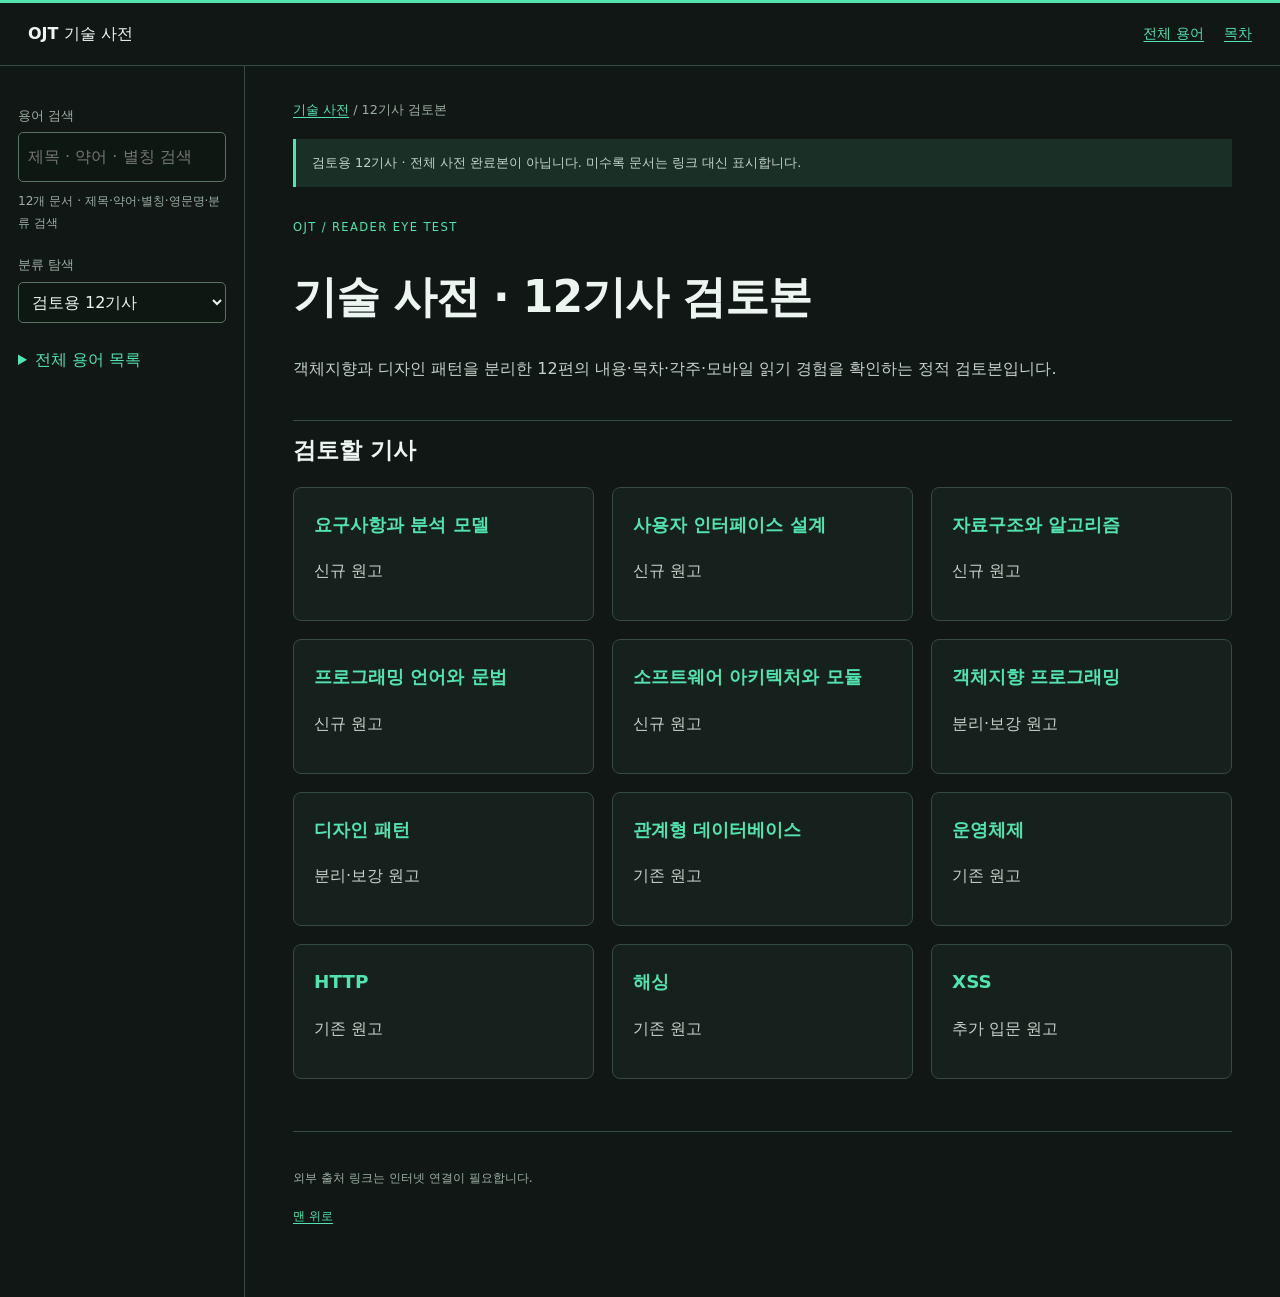
<file: index.html>
<!doctype html>
<html lang="ko"><head><meta charset="utf-8"><meta name="viewport" content="width=device-width, initial-scale=1"><meta name="description" content="검토용 12기사 HTML 눈검사"><title>12기사 검토본 · OJT 기술 사전</title><script src="assets/wiki.js" defer></script><script src="assets/footnotes.js" defer></script><script src="assets/reader-content.js" defer></script><link rel="stylesheet" href="assets/pilot.css"></head>
<body class="index-page"><a class="skip-link" href="#main">본문 바로가기</a>
<header class="site-header"><a class="site-brand" href="index.html">OJT <span>기술 사전</span></a><nav aria-label="상단"><a href="index.html">전체 용어</a><a href="#toc">목차</a></nav></header>
<div class="wiki-layout">
<aside id="term-sidebar" class="sidebar" aria-label="용어 탐색"><div class="nav-inner"><label for="wiki-search">용어 검색</label><input id="wiki-search" type="search" placeholder="제목 · 약어 · 별칭 검색" autocomplete="off" role="combobox" aria-autocomplete="list" aria-expanded="false" aria-controls="search-results" aria-describedby="search-status"><ul id="search-results" role="listbox" aria-label="검색 제안" hidden></ul><div class="search-status" id="search-status" role="status" aria-live="polite">12개 용어</div><label for="category-filter">분류 탐색</label><select id="category-filter"><option value="">검토용 12기사</option></select><details class="all-terms"><summary>전체 용어 목록</summary><nav aria-label="기술 용어 목록"><ol><li data-category="검토용 12기사" data-search="요구사항과 분석 모델 requirements_models"><a href="요구사항과_분석_모델.html">요구사항과 분석 모델</a></li><li data-category="검토용 12기사" data-search="사용자 인터페이스 설계 ui_design"><a href="사용자_화면_설계.html">사용자 인터페이스 설계</a></li><li data-category="검토용 12기사" data-search="자료구조와 알고리즘 data_structures"><a href="자료구조와_알고리즘_선택.html">자료구조와 알고리즘</a></li><li data-category="검토용 12기사" data-search="프로그래밍 언어와 문법 programming_foundations"><a href="프로그래밍_언어와_기본_문법.html">프로그래밍 언어와 문법</a></li><li data-category="검토용 12기사" data-search="소프트웨어 아키텍처와 모듈 software_architecture"><a href="소프트웨어_구조와_모듈.html">소프트웨어 아키텍처와 모듈</a></li><li data-category="검토용 12기사" data-search="OOP 객체지향 객체지향 프로그래밍 Object-Oriented Programming 객체지향과 설계 패턴"><a href="객체지향_프로그래밍.html">객체지향 프로그래밍</a></li><li data-category="검토용 12기사" data-search="디자인 패턴 설계 패턴 Design Patterns GoF 객체지향과 설계 패턴"><a href="디자인_패턴.html">디자인 패턴</a></li><li data-category="검토용 12기사" data-search="관계형 데이터베이스 rdbms"><a href="관계형_데이터베이스.html">관계형 데이터베이스</a></li><li data-category="검토용 12기사" data-search="운영체제 operating_system"><a href="운영체제.html">운영체제</a></li><li data-category="검토용 12기사" data-search="HTTP http"><a href="HTTP와_웹_요청.html">HTTP</a></li><li data-category="검토용 12기사" data-search="해싱 hashing"><a href="해싱.html">해싱</a></li><li data-category="검토용 12기사" data-search="XSS Cross-Site Scripting 크로스사이트 스크립팅"><a href="XSS.html">XSS</a></li></ol></nav></details></div></aside>
<main class="page" id="main" tabindex="-1"><nav class="breadcrumb" aria-label="현재 위치"><a href="index.html">기술 사전</a> / 12기사 검토본</nav><p class="pilot-notice">검토용 12기사 · 전체 사전 완료본이 아닙니다. 미수록 문서는 링크 대신 표시합니다.</p><header class="article-header"><div class="eyebrow">OJT / READER EYE TEST</div><h1>기술 사전 · 12기사 검토본</h1><p>객체지향과 디자인 패턴을 분리한 12편의 내용·목차·각주·모바일 읽기 경험을 확인하는 정적 검토본입니다.</p></header><section id="toc"><h2>검토할 기사</h2><div class="wiki-grid"><article class="wiki-card" data-category="검토용 12기사" data-search="요구사항과 분석 모델 requirements_models"><h3><a href="요구사항과_분석_모델.html">요구사항과 분석 모델</a></h3><p>신규 원고</p></article><article class="wiki-card" data-category="검토용 12기사" data-search="사용자 인터페이스 설계 ui_design"><h3><a href="사용자_화면_설계.html">사용자 인터페이스 설계</a></h3><p>신규 원고</p></article><article class="wiki-card" data-category="검토용 12기사" data-search="자료구조와 알고리즘 data_structures"><h3><a href="자료구조와_알고리즘_선택.html">자료구조와 알고리즘</a></h3><p>신규 원고</p></article><article class="wiki-card" data-category="검토용 12기사" data-search="프로그래밍 언어와 문법 programming_foundations"><h3><a href="프로그래밍_언어와_기본_문법.html">프로그래밍 언어와 문법</a></h3><p>신규 원고</p></article><article class="wiki-card" data-category="검토용 12기사" data-search="소프트웨어 아키텍처와 모듈 software_architecture"><h3><a href="소프트웨어_구조와_모듈.html">소프트웨어 아키텍처와 모듈</a></h3><p>신규 원고</p></article><article class="wiki-card" data-category="검토용 12기사" data-search="OOP 객체지향 객체지향 프로그래밍 Object-Oriented Programming 객체지향과 설계 패턴"><h3><a href="객체지향_프로그래밍.html">객체지향 프로그래밍</a></h3><p>분리·보강 원고</p></article><article class="wiki-card" data-category="검토용 12기사" data-search="디자인 패턴 설계 패턴 Design Patterns GoF 객체지향과 설계 패턴"><h3><a href="디자인_패턴.html">디자인 패턴</a></h3><p>분리·보강 원고</p></article><article class="wiki-card" data-category="검토용 12기사" data-search="관계형 데이터베이스 rdbms"><h3><a href="관계형_데이터베이스.html">관계형 데이터베이스</a></h3><p>기존 원고</p></article><article class="wiki-card" data-category="검토용 12기사" data-search="운영체제 operating_system"><h3><a href="운영체제.html">운영체제</a></h3><p>기존 원고</p></article><article class="wiki-card" data-category="검토용 12기사" data-search="HTTP http"><h3><a href="HTTP와_웹_요청.html">HTTP</a></h3><p>기존 원고</p></article><article class="wiki-card" data-category="검토용 12기사" data-search="해싱 hashing"><h3><a href="해싱.html">해싱</a></h3><p>기존 원고</p></article><article class="wiki-card" data-category="검토용 12기사" data-search="XSS Cross-Site Scripting 크로스사이트 스크립팅"><h3><a href="XSS.html">XSS</a></h3><p>추가 입문 원고</p></article></div></section><footer class="site-footer"><p>외부 출처 링크는 인터넷 연결이 필요합니다.</p><a href="#main">맨 위로</a></footer></main></div><div class="footnote-preview" id="footnote-preview" role="dialog" aria-label="각주 미리보기" hidden>
  <div class="footnote-preview-header"><strong id="footnote-preview-label"></strong><button type="button" aria-label="각주 미리보기 닫기">닫기</button></div>
  <div id="footnote-preview-content"></div>
</div></body></html>
</file>
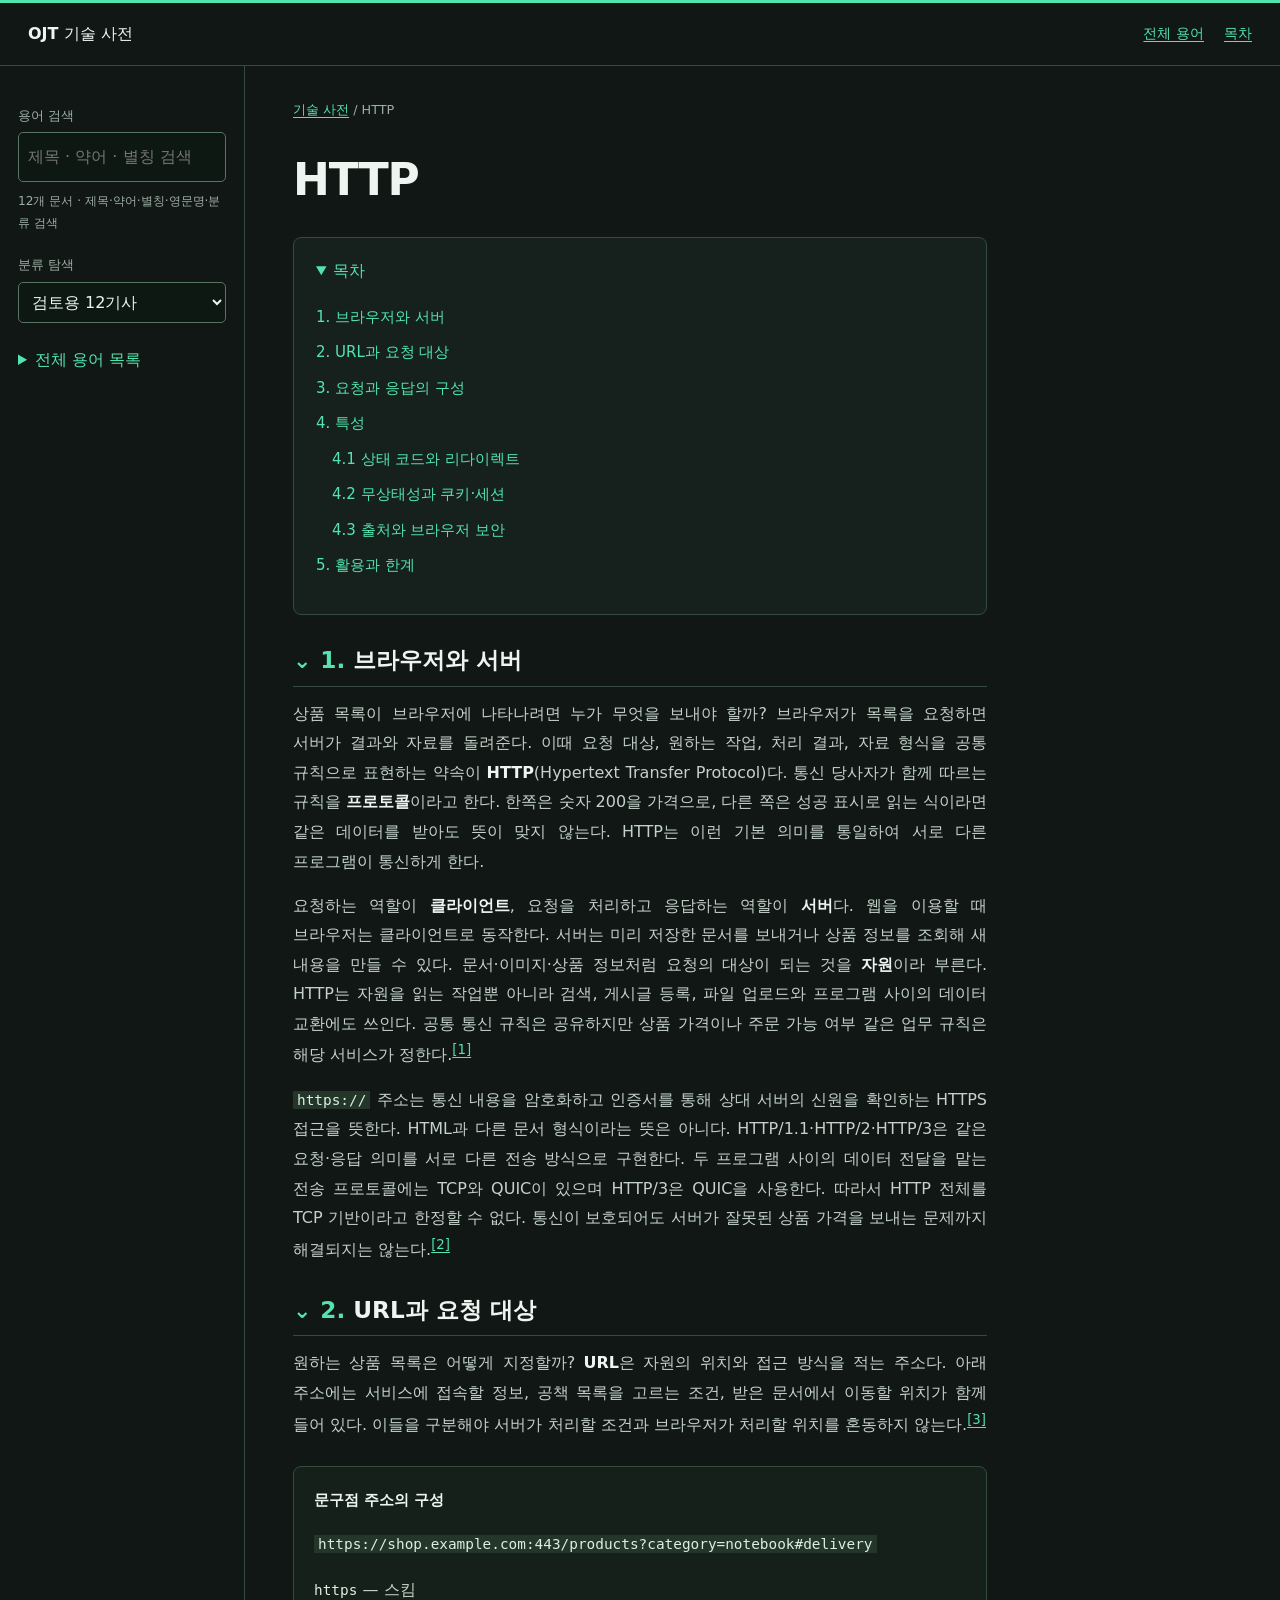
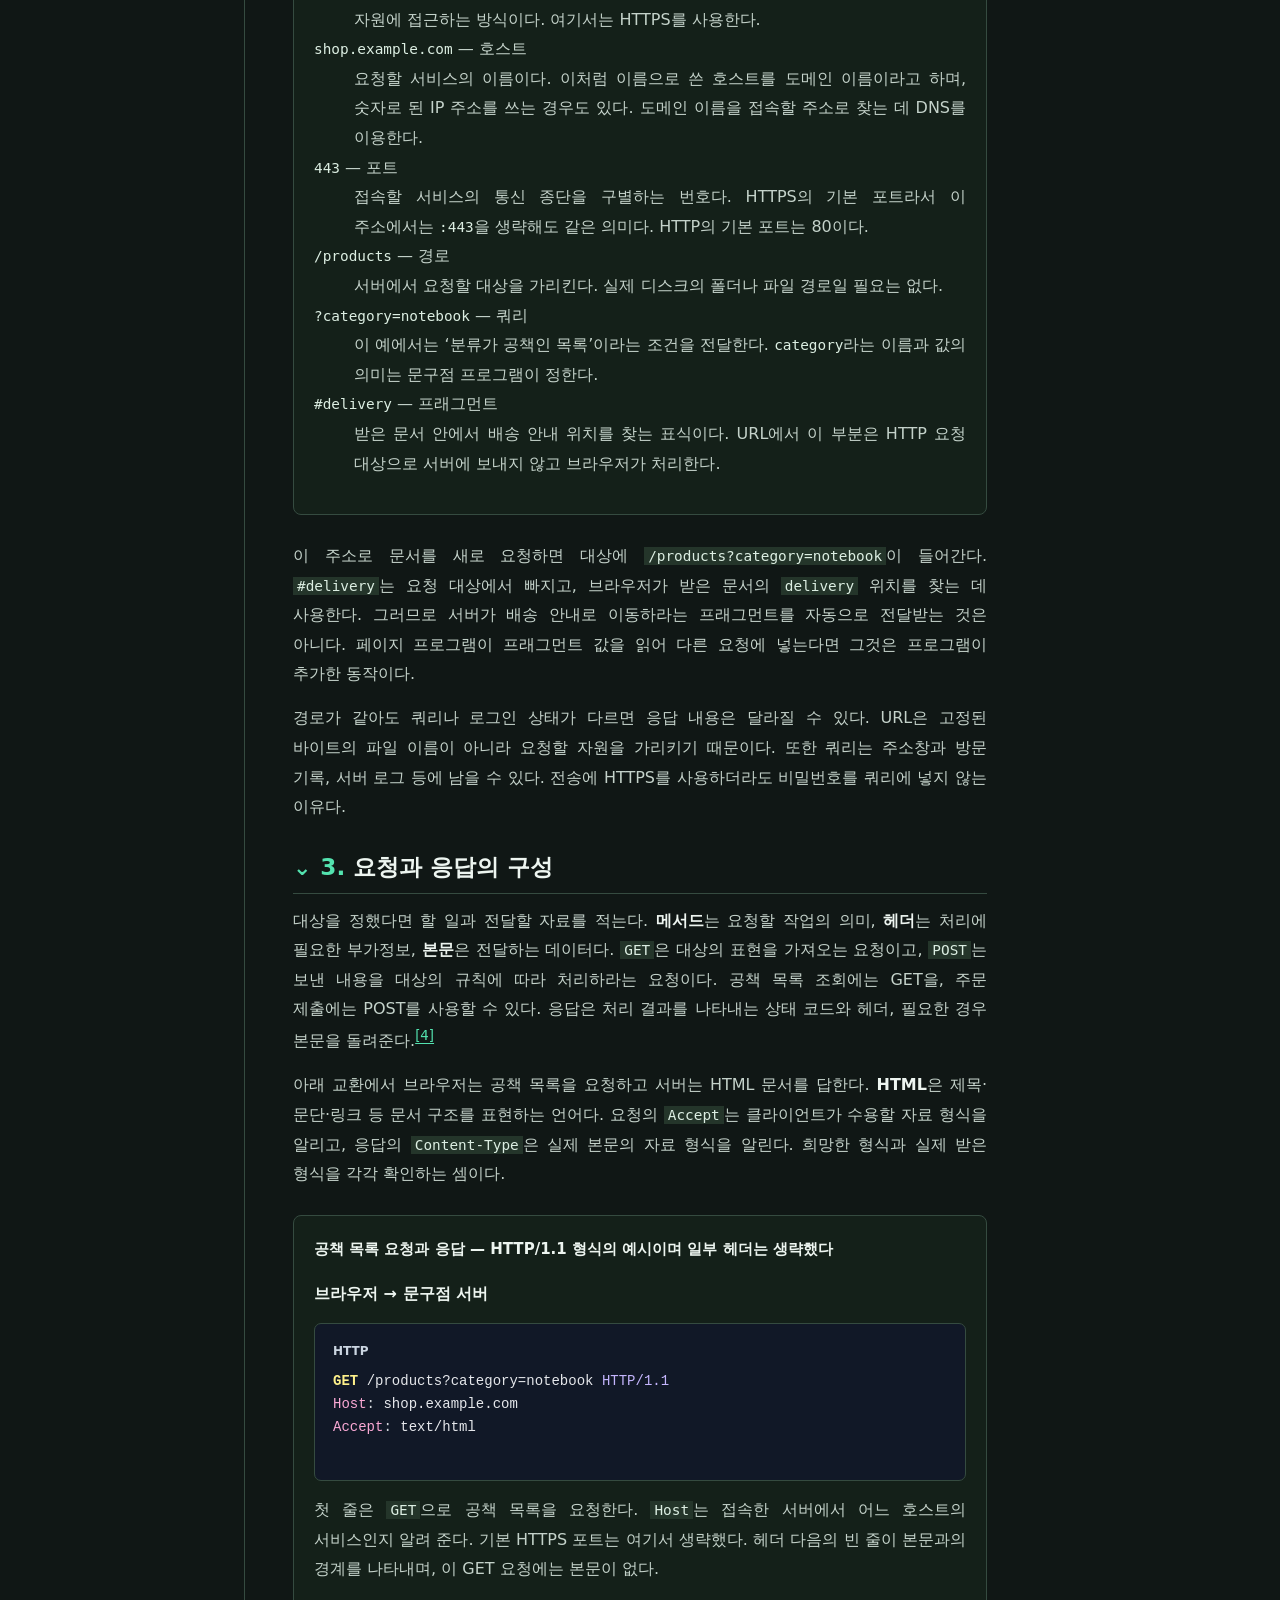
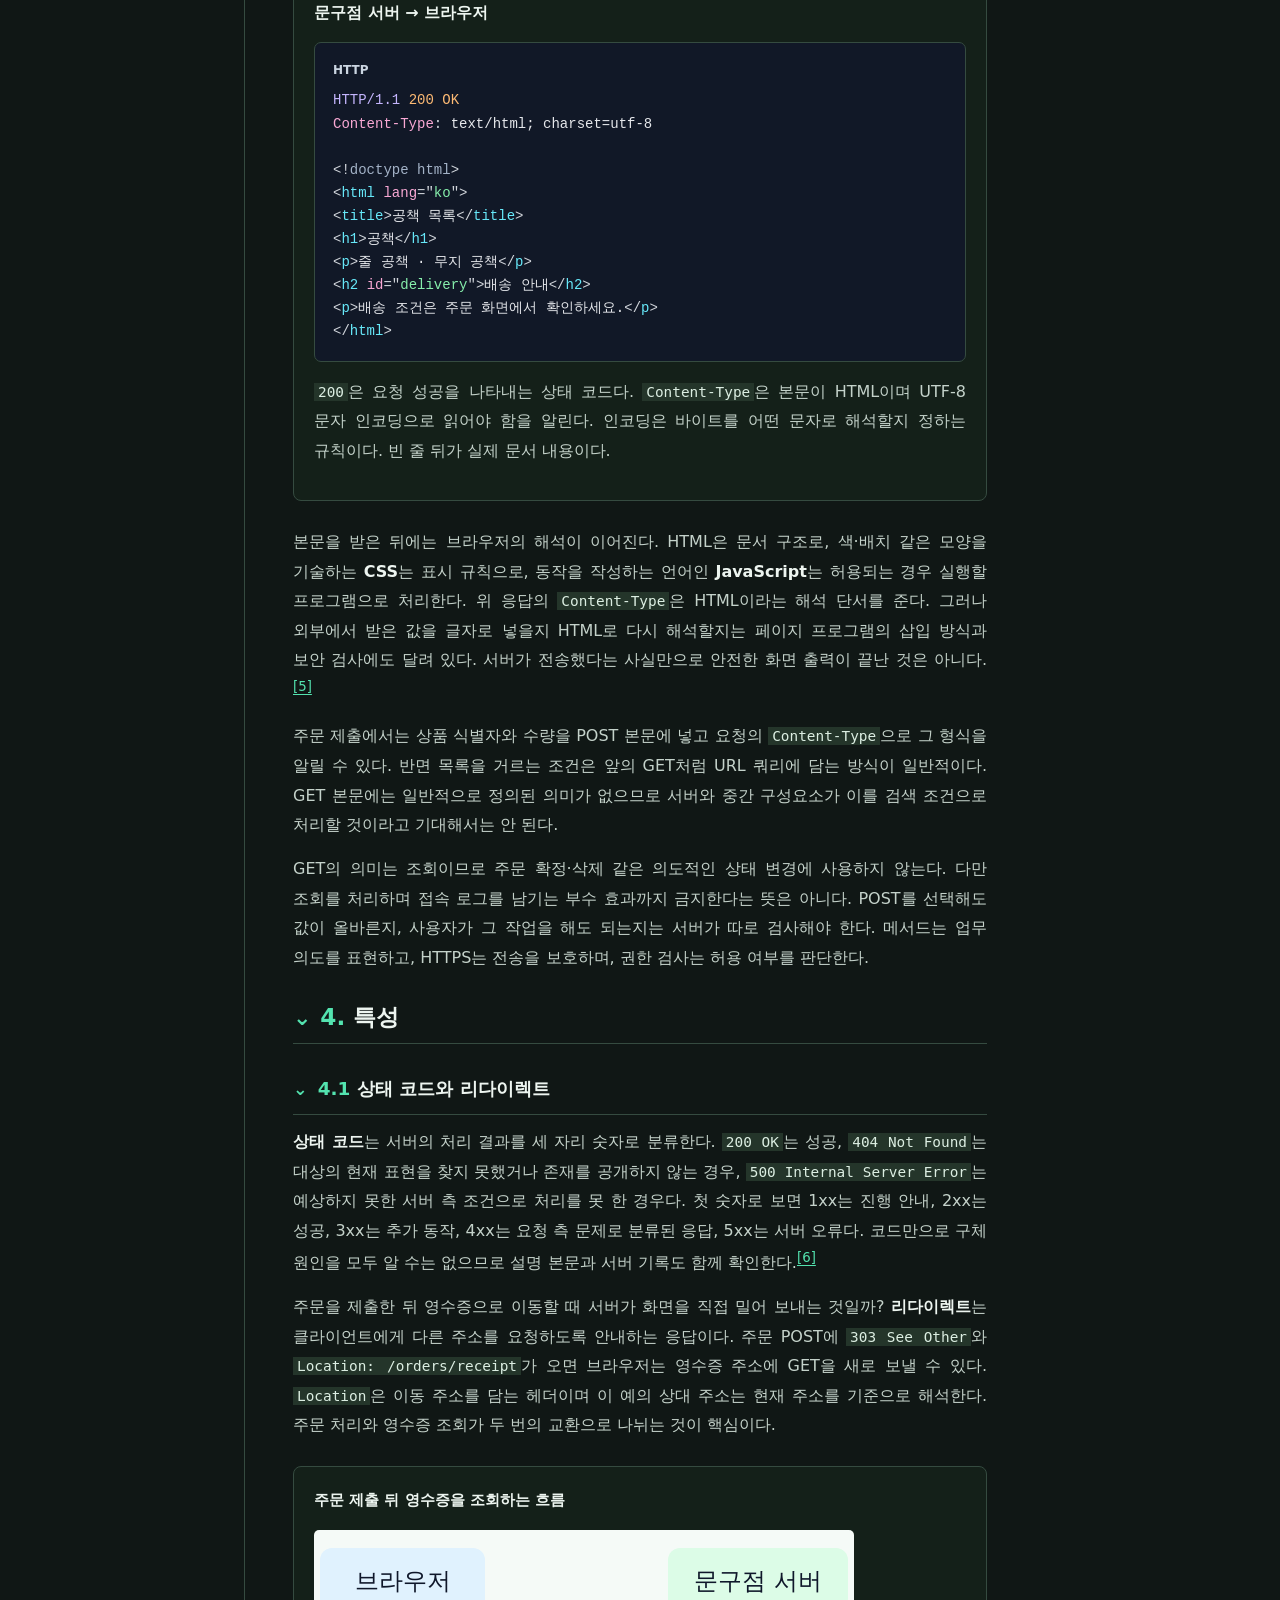
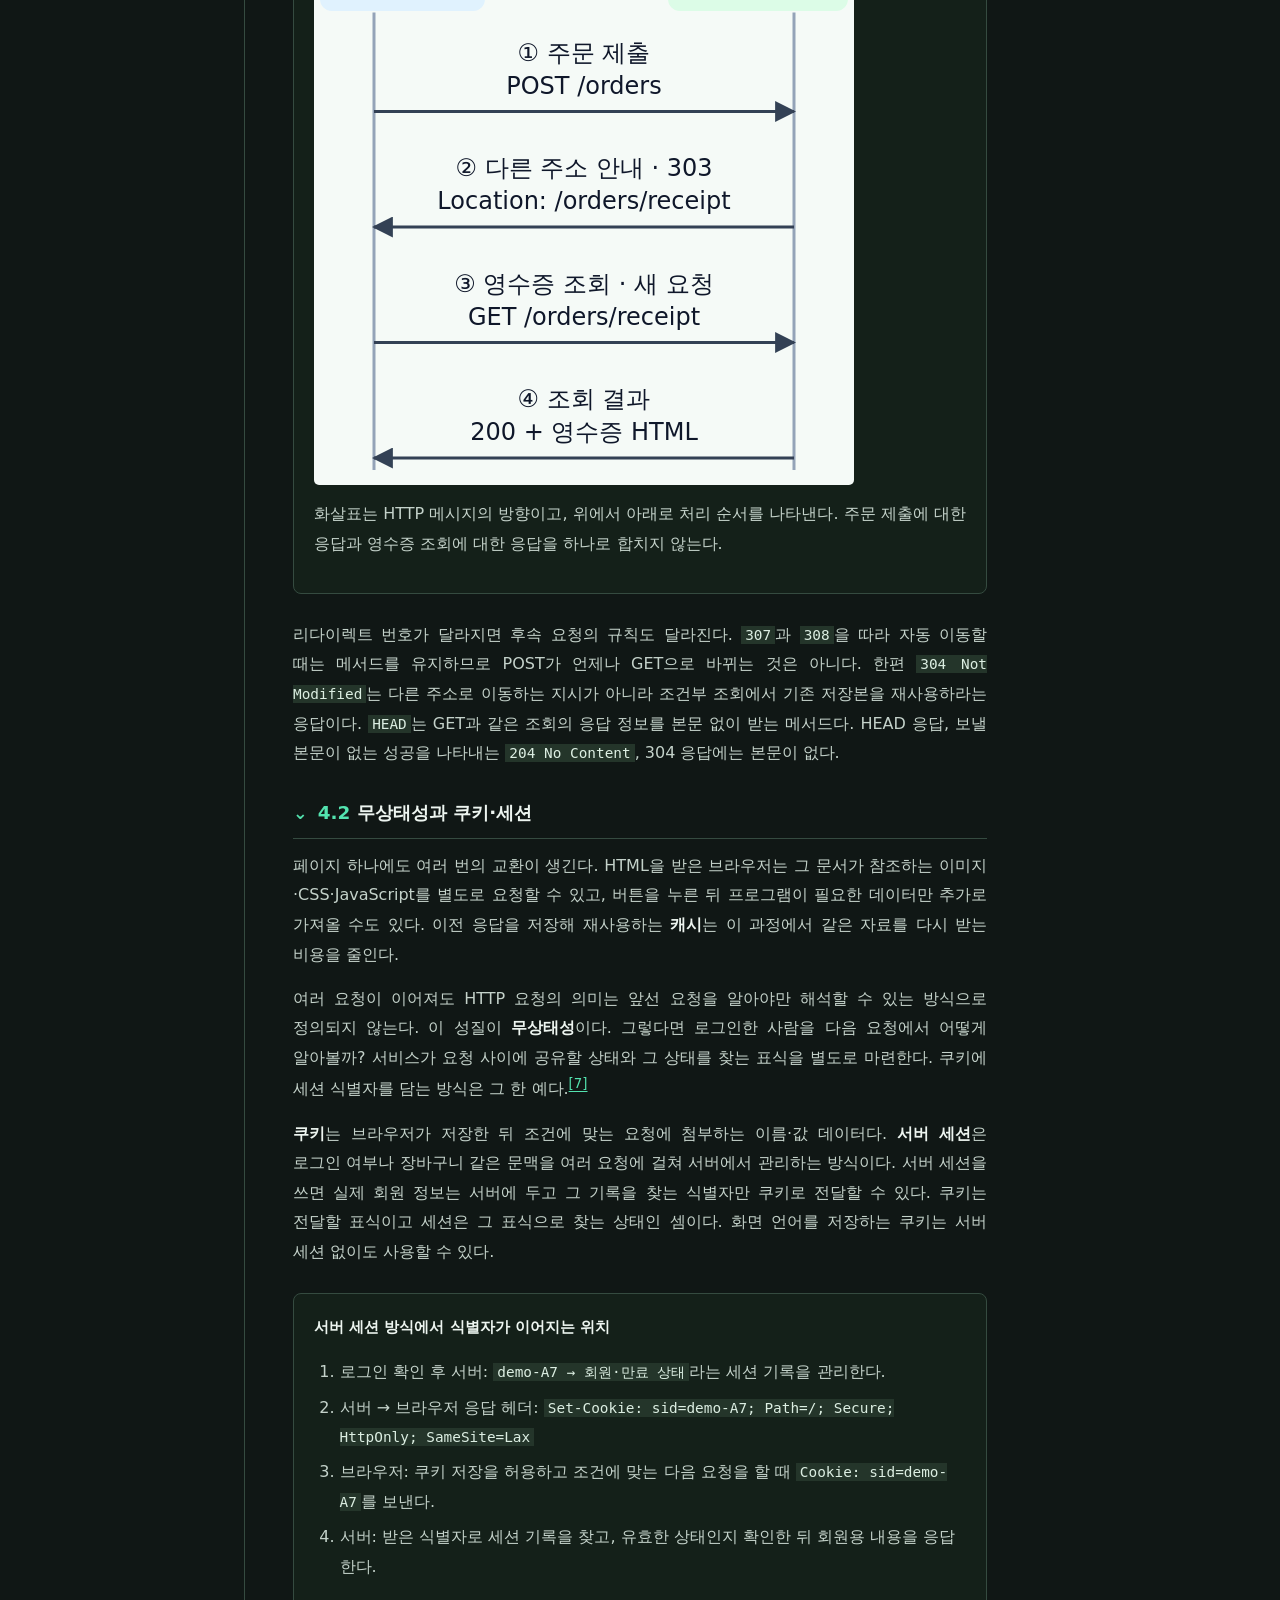
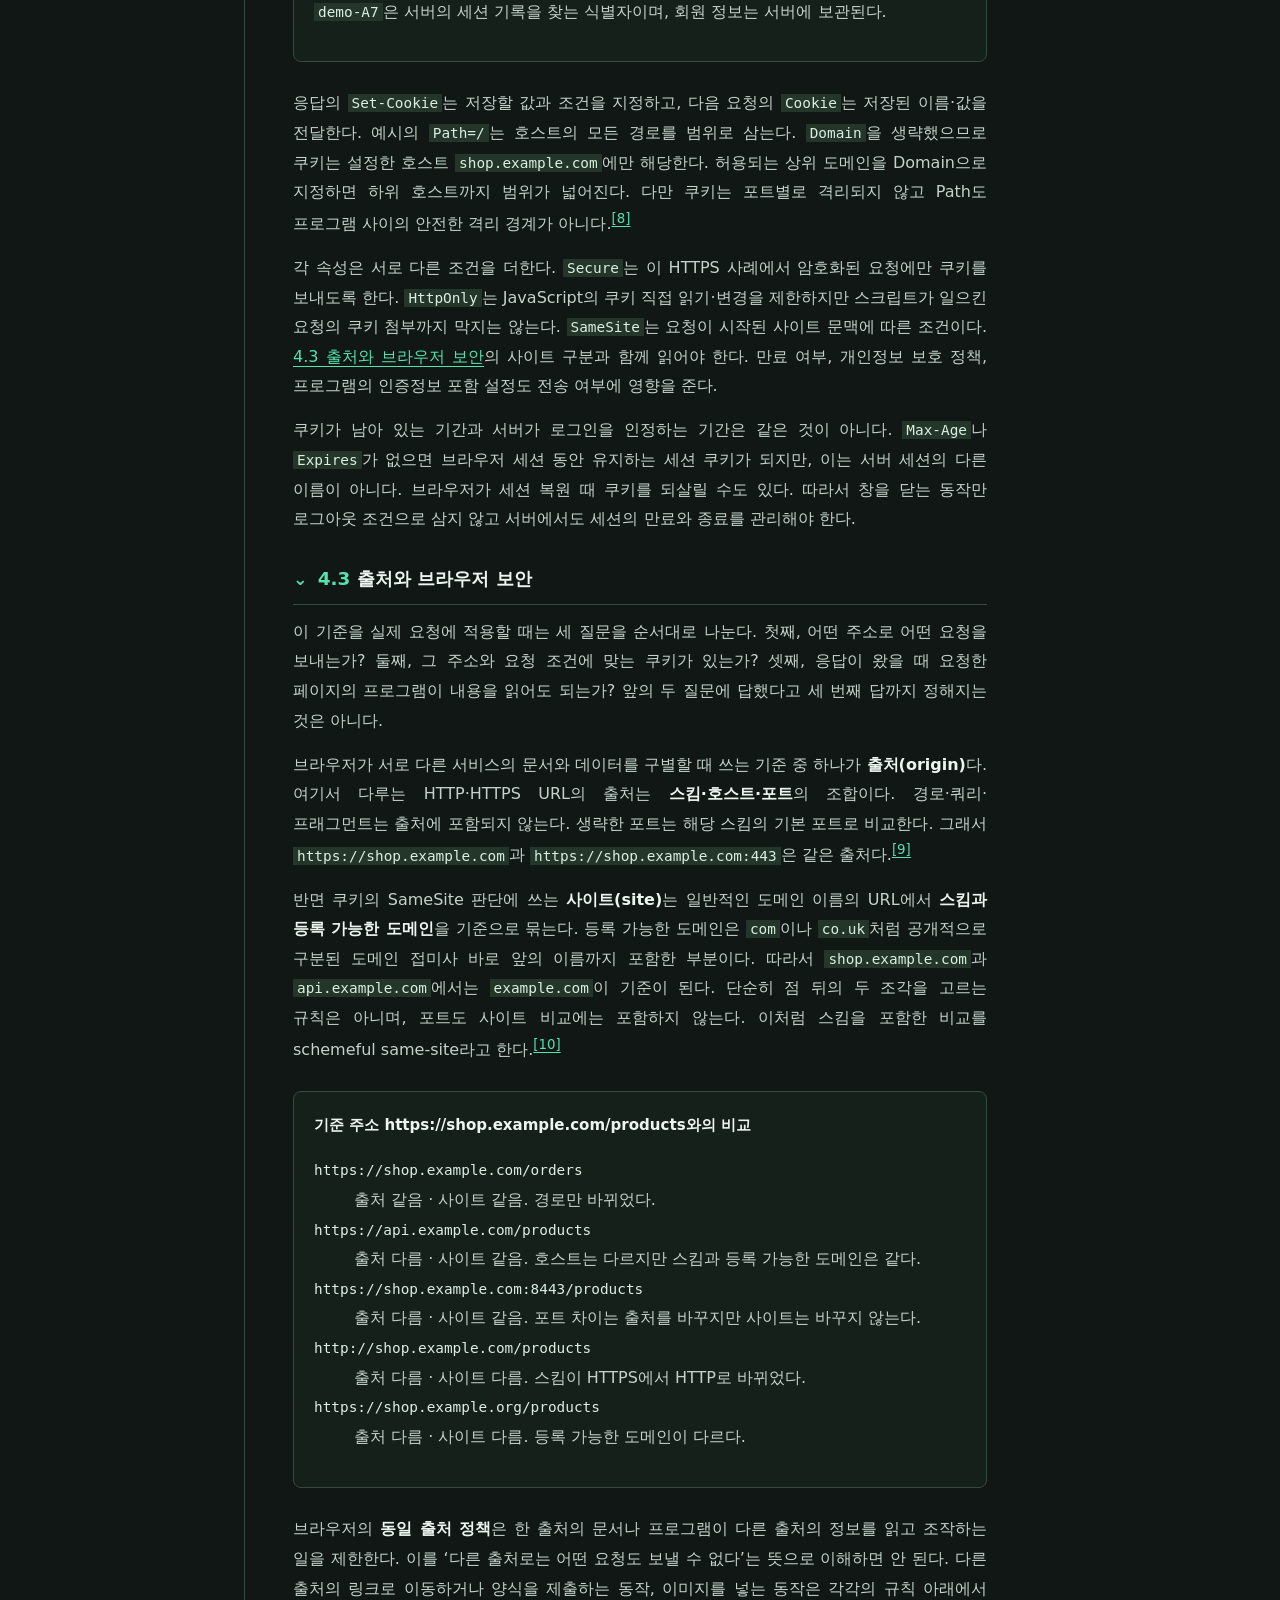
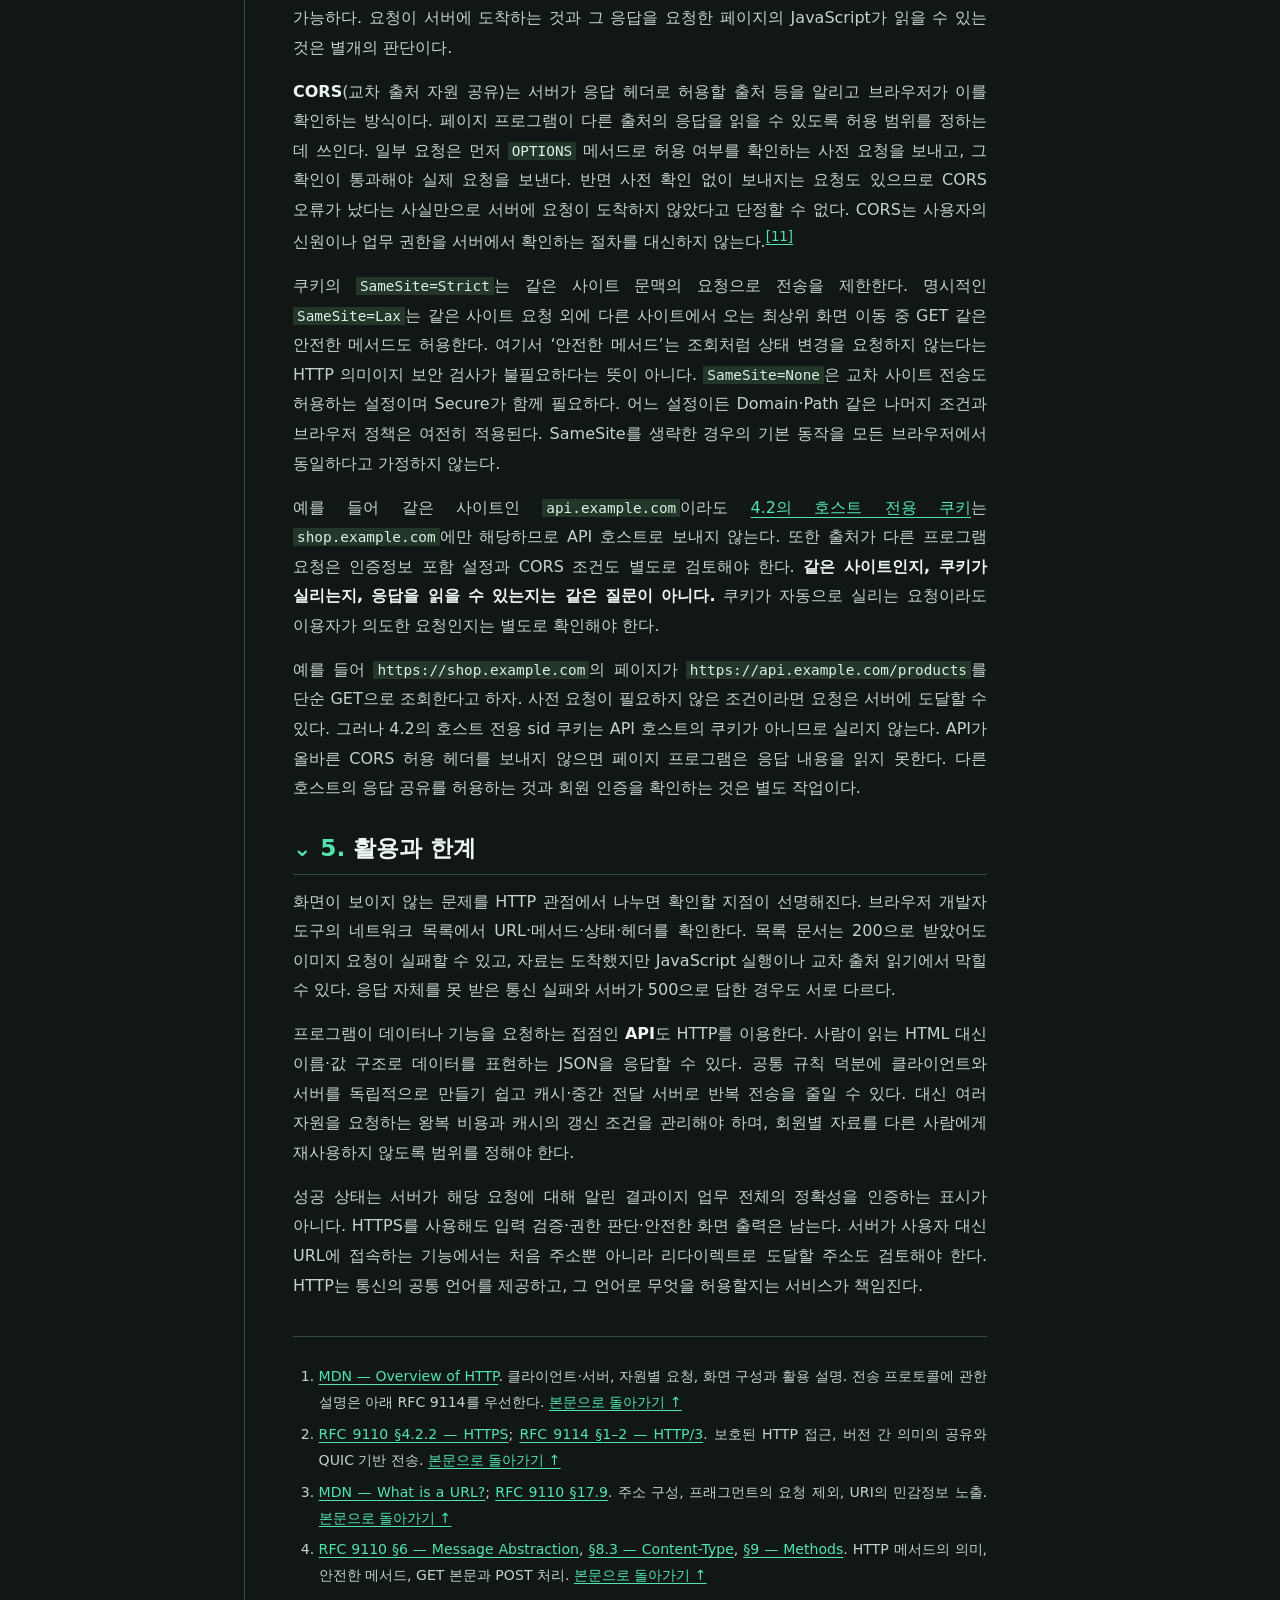
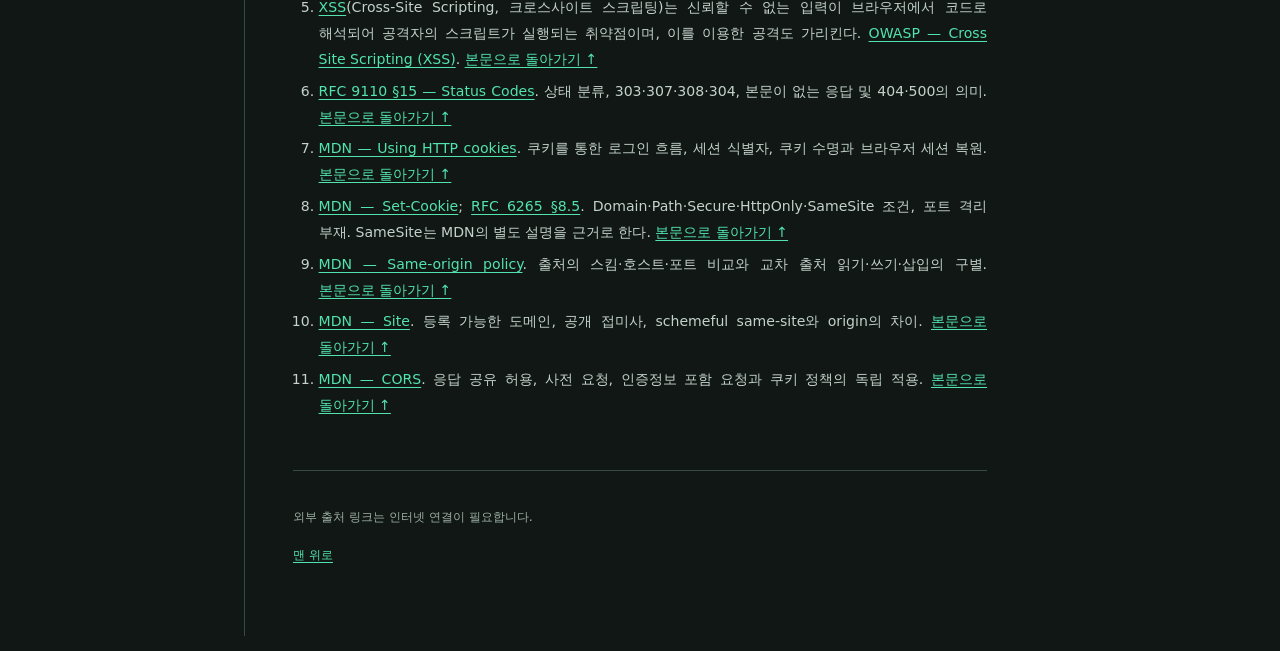
<file: HTTP와_웹_요청.html>
<!doctype html>
<html lang="ko"><head><meta charset="utf-8"><meta name="viewport" content="width=device-width, initial-scale=1"><meta name="description" content="검토용 12기사 HTML 눈검사"><title>HTTP · OJT 기술 사전</title><script src="assets/wiki.js" defer></script><script src="assets/footnotes.js" defer></script><script src="assets/reader-content.js" defer></script><link rel="stylesheet" href="assets/pilot.css"><link rel="stylesheet" href="assets/code-color.css">
<script defer src="assets/prism-local.js"></script>
<script defer src="assets/code-color.js"></script>
<link rel="stylesheet" href="assets/section-ui.css">
<script defer src="assets/section-ui.js"></script>
</head>
<body class="article-page"><a class="skip-link" href="#main">본문 바로가기</a>
<header class="site-header"><a class="site-brand" href="index.html">OJT <span>기술 사전</span></a><nav aria-label="상단"><a href="index.html">전체 용어</a><a href="#toc">목차</a></nav></header>
<div class="wiki-layout">
<aside id="term-sidebar" class="sidebar" aria-label="용어 탐색"><div class="nav-inner"><label for="wiki-search">용어 검색</label><input id="wiki-search" type="search" placeholder="제목 · 약어 · 별칭 검색" autocomplete="off" role="combobox" aria-autocomplete="list" aria-expanded="false" aria-controls="search-results" aria-describedby="search-status"><ul id="search-results" role="listbox" aria-label="검색 제안" hidden></ul><div class="search-status" id="search-status" role="status" aria-live="polite">12개 용어</div><label for="category-filter">분류 탐색</label><select id="category-filter"><option value="">검토용 12기사</option></select><details class="all-terms"><summary>전체 용어 목록</summary><nav aria-label="기술 용어 목록"><ol><li data-category="검토용 12기사" data-search="요구사항과 분석 모델 requirements_models"><a href="요구사항과_분석_모델.html">요구사항과 분석 모델</a></li><li data-category="검토용 12기사" data-search="사용자 인터페이스 설계 ui_design"><a href="사용자_화면_설계.html">사용자 인터페이스 설계</a></li><li data-category="검토용 12기사" data-search="자료구조와 알고리즘 data_structures"><a href="자료구조와_알고리즘_선택.html">자료구조와 알고리즘</a></li><li data-category="검토용 12기사" data-search="프로그래밍 언어와 문법 programming_foundations"><a href="프로그래밍_언어와_기본_문법.html">프로그래밍 언어와 문법</a></li><li data-category="검토용 12기사" data-search="소프트웨어 아키텍처와 모듈 software_architecture"><a href="소프트웨어_구조와_모듈.html">소프트웨어 아키텍처와 모듈</a></li><li data-category="검토용 12기사" data-search="OOP 객체지향 객체지향 프로그래밍 Object-Oriented Programming 객체지향과 설계 패턴"><a href="객체지향_프로그래밍.html">객체지향 프로그래밍</a></li><li data-category="검토용 12기사" data-search="디자인 패턴 설계 패턴 Design Patterns GoF 객체지향과 설계 패턴"><a href="디자인_패턴.html">디자인 패턴</a></li><li data-category="검토용 12기사" data-search="관계형 데이터베이스 rdbms"><a href="관계형_데이터베이스.html">관계형 데이터베이스</a></li><li data-category="검토용 12기사" data-search="운영체제 operating_system"><a href="운영체제.html">운영체제</a></li><li data-category="검토용 12기사" data-search="HTTP http"><a href="HTTP와_웹_요청.html">HTTP</a></li><li data-category="검토용 12기사" data-search="해싱 hashing"><a href="해싱.html">해싱</a></li><li data-category="검토용 12기사" data-search="XSS Cross-Site Scripting 크로스사이트 스크립팅"><a href="XSS.html">XSS</a></li></ol></nav></details></div></aside>
<main class="page" id="main" tabindex="-1"><nav aria-label="현재 위치" class="breadcrumb"><a href="index.html">기술 사전</a> / HTTP</nav><header class="article-header"><h1>HTTP</h1></header><nav aria-label="이 문서의 목차" class="toc" id="toc"><details open=""><summary>목차</summary><ol class="numbered-toc"><li><a href="#definition">1. 브라우저와 서버</a></li><li><a href="#url">2. URL과 요청 대상</a></li><li><a href="#request-response">3. 요청과 응답의 구성</a></li><li><a href="#characteristics">4. 특성</a><ol class="numbered-toc"><li><a href="#status-redirect">4.1 상태 코드와 리다이렉트</a></li><li><a href="#cookies-session">4.2 무상태성과 쿠키·세션</a></li><li><a href="#browser-boundaries">4.3 출처와 브라우저 보안</a></li></ol></li><li><a href="#uses-limits">5. 활용과 한계</a></li></ol></details></nav><section id="definition"><h2>1. 브라우저와 서버</h2>
<p>상품 목록이 브라우저에 나타나려면 누가 무엇을 보내야 할까? 브라우저가 목록을 요청하면 서버가 결과와 자료를 돌려준다. 이때 요청 대상, 원하는 작업, 처리 결과, 자료 형식을 공통 규칙으로 표현하는 약속이 <strong>HTTP</strong>(Hypertext Transfer Protocol)다. 통신 당사자가 함께 따르는 규칙을 <strong>프로토콜</strong>이라고 한다. 한쪽은 숫자 200을 가격으로, 다른 쪽은 성공 표시로 읽는 식이라면 같은 데이터를 받아도 뜻이 맞지 않는다. HTTP는 이런 기본 의미를 통일하여 서로 다른 프로그램이 통신하게 한다.</p>
<p>요청하는 역할이 <strong>클라이언트</strong>, 요청을 처리하고 응답하는 역할이 <strong>서버</strong>다. 웹을 이용할 때 브라우저는 클라이언트로 동작한다. 서버는 미리 저장한 문서를 보내거나 상품 정보를 조회해 새 내용을 만들 수 있다. 문서·이미지·상품 정보처럼 요청의 대상이 되는 것을 <strong>자원</strong>이라 부른다. HTTP는 자원을 읽는 작업뿐 아니라 검색, 게시글 등록, 파일 업로드와 프로그램 사이의 데이터 교환에도 쓰인다. 공통 통신 규칙은 공유하지만 상품 가격이나 주문 가능 여부 같은 업무 규칙은 해당 서비스가 정한다.<sup><a aria-label="각주 1" href="#ref1" id="cite1">[1]</a></sup></p>
<p><code>https://</code> 주소는 통신 내용을 암호화하고 인증서를 통해 상대 서버의 신원을 확인하는 HTTPS 접근을 뜻한다. HTML과 다른 문서 형식이라는 뜻은 아니다. HTTP/1.1·HTTP/2·HTTP/3은 같은 요청·응답 의미를 서로 다른 전송 방식으로 구현한다. 두 프로그램 사이의 데이터 전달을 맡는 전송 프로토콜에는 TCP와 QUIC이 있으며 HTTP/3은 QUIC을 사용한다. 따라서 HTTP 전체를 TCP 기반이라고 한정할 수 없다. 통신이 보호되어도 서버가 잘못된 상품 가격을 보내는 문제까지 해결되지는 않는다.<sup><a aria-label="각주 2" href="#ref2" id="cite2">[2]</a></sup></p>
</section>
<section id="url"><h2>2. URL과 요청 대상</h2>
<p>원하는 상품 목록은 어떻게 지정할까? <strong>URL</strong>은 자원의 위치와 접근 방식을 적는 주소다. 아래 주소에는 서비스에 접속할 정보, 공책 목록을 고르는 조건, 받은 문서에서 이동할 위치가 함께 들어 있다. 이들을 구분해야 서버가 처리할 조건과 브라우저가 처리할 위치를 혼동하지 않는다.<sup><a aria-label="각주 3" href="#ref3" id="cite3">[3]</a></sup></p>
<figure class="visual-learning" id="visual-http-url"><figcaption>문구점 주소의 구성</figcaption>
<p><code>https://shop.example.com:443/products?category=notebook#delivery</code></p>
<dl><dt><code>https</code> — 스킴</dt><dd>자원에 접근하는 방식이다. 여기서는 HTTPS를 사용한다.</dd>
<dt><code>shop.example.com</code> — 호스트</dt><dd>요청할 서비스의 이름이다. 이처럼 이름으로 쓴 호스트를 도메인 이름이라고 하며, 숫자로 된 IP 주소를 쓰는 경우도 있다. 도메인 이름을 접속할 주소로 찾는 데 DNS를 이용한다.</dd>
<dt><code>443</code> — 포트</dt><dd>접속할 서비스의 통신 종단을 구별하는 번호다. HTTPS의 기본 포트라서 이 주소에서는 <code>:443</code>을 생략해도 같은 의미다. HTTP의 기본 포트는 80이다.</dd>
<dt><code>/products</code> — 경로</dt><dd>서버에서 요청할 대상을 가리킨다. 실제 디스크의 폴더나 파일 경로일 필요는 없다.</dd>
<dt><code>?category=notebook</code> — 쿼리</dt><dd>이 예에서는 ‘분류가 공책인 목록’이라는 조건을 전달한다. <code>category</code>라는 이름과 값의 의미는 문구점 프로그램이 정한다.</dd>
<dt><code>#delivery</code> — 프래그먼트</dt><dd>받은 문서 안에서 배송 안내 위치를 찾는 표식이다. URL에서 이 부분은 HTTP 요청 대상으로 서버에 보내지 않고 브라우저가 처리한다.</dd></dl></figure>
<p>이 주소로 문서를 새로 요청하면 대상에 <code>/products?category=notebook</code>이 들어간다. <code>#delivery</code>는 요청 대상에서 빠지고, 브라우저가 받은 문서의 <code>delivery</code> 위치를 찾는 데 사용한다. 그러므로 서버가 배송 안내로 이동하라는 프래그먼트를 자동으로 전달받는 것은 아니다. 페이지 프로그램이 프래그먼트 값을 읽어 다른 요청에 넣는다면 그것은 프로그램이 추가한 동작이다.</p>
<p>경로가 같아도 쿼리나 로그인 상태가 다르면 응답 내용은 달라질 수 있다. URL은 고정된 바이트의 파일 이름이 아니라 요청할 자원을 가리키기 때문이다. 또한 쿼리는 주소창과 방문 기록, 서버 로그 등에 남을 수 있다. 전송에 HTTPS를 사용하더라도 비밀번호를 쿼리에 넣지 않는 이유다.</p>
</section>
<section id="request-response"><h2>3. 요청과 응답의 구성</h2>
<p>대상을 정했다면 할 일과 전달할 자료를 적는다. <strong>메서드</strong>는 요청할 작업의 의미, <strong>헤더</strong>는 처리에 필요한 부가정보, <strong>본문</strong>은 전달하는 데이터다. <code>GET</code>은 대상의 표현을 가져오는 요청이고, <code>POST</code>는 보낸 내용을 대상의 규칙에 따라 처리하라는 요청이다. 공책 목록 조회에는 GET을, 주문 제출에는 POST를 사용할 수 있다. 응답은 처리 결과를 나타내는 상태 코드와 헤더, 필요한 경우 본문을 돌려준다.<sup><a aria-label="각주 4" href="#ref4" id="cite4">[4]</a></sup></p>
<p>아래 교환에서 브라우저는 공책 목록을 요청하고 서버는 HTML 문서를 답한다. <strong>HTML</strong>은 제목·문단·링크 등 문서 구조를 표현하는 언어다. 요청의 <code>Accept</code>는 클라이언트가 수용할 자료 형식을 알리고, 응답의 <code>Content-Type</code>은 실제 본문의 자료 형식을 알린다. 희망한 형식과 실제 받은 형식을 각각 확인하는 셈이다.</p>
<figure class="visual-learning" id="visual-http-messages"><figcaption>공책 목록 요청과 응답 — HTTP/1.1 형식의 예시이며 일부 헤더는 생략했다</figcaption>
<p><strong>브라우저 → 문구점 서버</strong></p>
<pre><code>GET /products?category=notebook HTTP/1.1
Host: shop.example.com
Accept: text/html

</code></pre>
<p>첫 줄은 <code>GET</code>으로 공책 목록을 요청한다. <code>Host</code>는 접속한 서버에서 어느 호스트의 서비스인지 알려 준다. 기본 HTTPS 포트는 여기서 생략했다. 헤더 다음의 빈 줄이 본문과의 경계를 나타내며, 이 GET 요청에는 본문이 없다.</p>
<p><strong>문구점 서버 → 브라우저</strong></p>
<pre><code>HTTP/1.1 200 OK
Content-Type: text/html; charset=utf-8

&lt;!doctype html&gt;
&lt;html lang="ko"&gt;
&lt;title&gt;공책 목록&lt;/title&gt;
&lt;h1&gt;공책&lt;/h1&gt;
&lt;p&gt;줄 공책 · 무지 공책&lt;/p&gt;
&lt;h2 id="delivery"&gt;배송 안내&lt;/h2&gt;
&lt;p&gt;배송 조건은 주문 화면에서 확인하세요.&lt;/p&gt;
&lt;/html&gt;</code></pre>
<p><code>200</code>은 요청 성공을 나타내는 상태 코드다. <code>Content-Type</code>은 본문이 HTML이며 UTF-8 문자 인코딩으로 읽어야 함을 알린다. 인코딩은 바이트를 어떤 문자로 해석할지 정하는 규칙이다. 빈 줄 뒤가 실제 문서 내용이다.</p></figure>
<p>본문을 받은 뒤에는 브라우저의 해석이 이어진다. HTML은 문서 구조로, 색·배치 같은 모양을 기술하는 <strong>CSS</strong>는 표시 규칙으로, 동작을 작성하는 언어인 <strong>JavaScript</strong>는 허용되는 경우 실행할 프로그램으로 처리한다. 위 응답의 <code>Content-Type</code>은 HTML이라는 해석 단서를 준다. 그러나 외부에서 받은 값을 글자로 넣을지 HTML로 다시 해석할지는 페이지 프로그램의 삽입 방식과 보안 검사에도 달려 있다. 서버가 전송했다는 사실만으로 안전한 화면 출력이 끝난 것은 아니다.<sup><a aria-label="각주 5" href="#ref-xss" id="cite-xss">[5]</a></sup></p>
<p>주문 제출에서는 상품 식별자와 수량을 POST 본문에 넣고 요청의 <code>Content-Type</code>으로 그 형식을 알릴 수 있다. 반면 목록을 거르는 조건은 앞의 GET처럼 URL 쿼리에 담는 방식이 일반적이다. GET 본문에는 일반적으로 정의된 의미가 없으므로 서버와 중간 구성요소가 이를 검색 조건으로 처리할 것이라고 기대해서는 안 된다.</p>
<p>GET의 의미는 조회이므로 주문 확정·삭제 같은 의도적인 상태 변경에 사용하지 않는다. 다만 조회를 처리하며 접속 로그를 남기는 부수 효과까지 금지한다는 뜻은 아니다. POST를 선택해도 값이 올바른지, 사용자가 그 작업을 해도 되는지는 서버가 따로 검사해야 한다. 메서드는 업무 의도를 표현하고, HTTPS는 전송을 보호하며, 권한 검사는 허용 여부를 판단한다.</p>
</section>
<section id="characteristics"><h2>4. 특성</h2>
<section id="status-redirect"><h3>4.1 상태 코드와 리다이렉트</h3>
<p><strong>상태 코드</strong>는 서버의 처리 결과를 세 자리 숫자로 분류한다. <code>200 OK</code>는 성공, <code>404 Not Found</code>는 대상의 현재 표현을 찾지 못했거나 존재를 공개하지 않는 경우, <code>500 Internal Server Error</code>는 예상하지 못한 서버 측 조건으로 처리를 못 한 경우다. 첫 숫자로 보면 1xx는 진행 안내, 2xx는 성공, 3xx는 추가 동작, 4xx는 요청 측 문제로 분류된 응답, 5xx는 서버 오류다. 코드만으로 구체 원인을 모두 알 수는 없으므로 설명 본문과 서버 기록도 함께 확인한다.<sup><a aria-label="각주 6" href="#ref5" id="cite5">[6]</a></sup></p>
<p>주문을 제출한 뒤 영수증으로 이동할 때 서버가 화면을 직접 밀어 보내는 것일까? <strong>리다이렉트</strong>는 클라이언트에게 다른 주소를 요청하도록 안내하는 응답이다. 주문 POST에 <code>303 See Other</code>와 <code>Location: /orders/receipt</code>가 오면 브라우저는 영수증 주소에 GET을 새로 보낼 수 있다. <code>Location</code>은 이동 주소를 담는 헤더이며 이 예의 상대 주소는 현재 주소를 기준으로 해석한다. 주문 처리와 영수증 조회가 두 번의 교환으로 나뉘는 것이 핵심이다.</p>
<figure aria-labelledby="http-flow-caption" class="visual-learning" id="visual-http-redirect"><figcaption id="http-flow-caption">주문 제출 뒤 영수증을 조회하는 흐름</figcaption>
<svg viewBox="0 0 360 370" role="img" aria-labelledby="http-flow-title http-flow-desc" style="width:100%;height:auto;max-width:540px">
<title id="http-flow-title">브라우저와 문구점 서버 사이의 두 요청</title><desc id="http-flow-desc">위에서 아래 순서로 브라우저가 주문 POST를 보내고 서버가 303과 영수증 위치를 답한다. 브라우저가 영수증 GET을 새로 보내면 서버가 200과 영수증 HTML을 답한다.</desc>
<defs><marker id="http-arrow" viewBox="0 0 10 10" refX="9" refY="5" markerWidth="7" markerHeight="7" orient="auto-start-reverse"><path d="M 0 0 L 10 5 L 0 10 z" fill="#334155"/></marker></defs>
<rect x="4" y="12" width="110" height="42" rx="8" fill="#e0f2fe"/><rect x="236" y="12" width="120" height="42" rx="8" fill="#dcfce7"/>
<g font-family="sans-serif" font-size="16" fill="#0f172a" text-anchor="middle"><text x="59" y="39">브라우저</text><text x="296" y="39">문구점 서버</text></g>
<g stroke="#94a3b8" stroke-width="2"><path d="M40 55V360"/><path d="M320 55V360"/></g>
<g stroke="#334155" stroke-width="2" marker-end="url(#http-arrow)"><path d="M40 121H320"/><path d="M320 198H40"/><path d="M40 275H320"/><path d="M320 352H40"/></g>
<g font-family="sans-serif" font-size="16" text-anchor="middle" fill="#0f172a"><text x="180" y="87">① 주문 제출</text><text x="180" y="109">POST /orders</text><text x="180" y="164">② 다른 주소 안내 · 303</text><text x="180" y="186">Location: /orders/receipt</text><text x="180" y="241">③ 영수증 조회 · 새 요청</text><text x="180" y="263">GET /orders/receipt</text><text x="180" y="318">④ 조회 결과</text><text x="180" y="340">200 + 영수증 HTML</text></g></svg>
<p>화살표는 HTTP 메시지의 방향이고, 위에서 아래로 처리 순서를 나타낸다. 주문 제출에 대한 응답과 영수증 조회에 대한 응답을 하나로 합치지 않는다.</p></figure>
<p>리다이렉트 번호가 달라지면 후속 요청의 규칙도 달라진다. <code>307</code>과 <code>308</code>을 따라 자동 이동할 때는 메서드를 유지하므로 POST가 언제나 GET으로 바뀌는 것은 아니다. 한편 <code>304 Not Modified</code>는 다른 주소로 이동하는 지시가 아니라 조건부 조회에서 기존 저장본을 재사용하라는 응답이다. <code>HEAD</code>는 GET과 같은 조회의 응답 정보를 본문 없이 받는 메서드다. HEAD 응답, 보낼 본문이 없는 성공을 나타내는 <code>204 No Content</code>, 304 응답에는 본문이 없다.</p>
</section>
<section id="cookies-session"><h3>4.2 무상태성과 쿠키·세션</h3>
<p>페이지 하나에도 여러 번의 교환이 생긴다. HTML을 받은 브라우저는 그 문서가 참조하는 이미지·CSS·JavaScript를 별도로 요청할 수 있고, 버튼을 누른 뒤 프로그램이 필요한 데이터만 추가로 가져올 수도 있다. 이전 응답을 저장해 재사용하는 <strong>캐시</strong>는 이 과정에서 같은 자료를 다시 받는 비용을 줄인다.</p>
<p>여러 요청이 이어져도 HTTP 요청의 의미는 앞선 요청을 알아야만 해석할 수 있는 방식으로 정의되지 않는다. 이 성질이 <strong>무상태성</strong>이다. 그렇다면 로그인한 사람을 다음 요청에서 어떻게 알아볼까? 서비스가 요청 사이에 공유할 상태와 그 상태를 찾는 표식을 별도로 마련한다. 쿠키에 세션 식별자를 담는 방식은 그 한 예다.<sup><a aria-label="각주 7" href="#ref6" id="cite6">[7]</a></sup></p>
<p><strong>쿠키</strong>는 브라우저가 저장한 뒤 조건에 맞는 요청에 첨부하는 이름·값 데이터다. <strong>서버 세션</strong>은 로그인 여부나 장바구니 같은 문맥을 여러 요청에 걸쳐 서버에서 관리하는 방식이다. 서버 세션을 쓰면 실제 회원 정보는 서버에 두고 그 기록을 찾는 식별자만 쿠키로 전달할 수 있다. 쿠키는 전달할 표식이고 세션은 그 표식으로 찾는 상태인 셈이다. 화면 언어를 저장하는 쿠키는 서버 세션 없이도 사용할 수 있다.</p>
<figure class="visual-learning" id="visual-http-session"><figcaption>서버 세션 방식에서 식별자가 이어지는 위치</figcaption>
<ol><li>로그인 확인 후 서버: <code>demo-A7 → 회원·만료 상태</code>라는 세션 기록을 관리한다.</li><li>서버 → 브라우저 응답 헤더: <code>Set-Cookie: sid=demo-A7; Path=/; Secure; HttpOnly; SameSite=Lax</code></li><li>브라우저: 쿠키 저장을 허용하고 조건에 맞는 다음 요청을 할 때 <code>Cookie: sid=demo-A7</code>를 보낸다.</li><li>서버: 받은 식별자로 세션 기록을 찾고, 유효한 상태인지 확인한 뒤 회원용 내용을 응답한다.</li></ol>
<p><code>demo-A7</code>은 서버의 세션 기록을 찾는 식별자이며, 회원 정보는 서버에 보관된다.</p></figure>
<p>응답의 <code>Set-Cookie</code>는 저장할 값과 조건을 지정하고, 다음 요청의 <code>Cookie</code>는 저장된 이름·값을 전달한다. 예시의 <code>Path=/</code>는 호스트의 모든 경로를 범위로 삼는다. <code>Domain</code>을 생략했으므로 쿠키는 설정한 호스트 <code>shop.example.com</code>에만 해당한다. 허용되는 상위 도메인을 Domain으로 지정하면 하위 호스트까지 범위가 넓어진다. 다만 쿠키는 포트별로 격리되지 않고 Path도 프로그램 사이의 안전한 격리 경계가 아니다.<sup><a aria-label="각주 8" href="#ref7" id="cite7">[8]</a></sup></p>
<p>각 속성은 서로 다른 조건을 더한다. <code>Secure</code>는 이 HTTPS 사례에서 암호화된 요청에만 쿠키를 보내도록 한다. <code>HttpOnly</code>는 JavaScript의 쿠키 직접 읽기·변경을 제한하지만 스크립트가 일으킨 요청의 쿠키 첨부까지 막지는 않는다. <code>SameSite</code>는 요청이 시작된 사이트 문맥에 따른 조건이다. <a href="#browser-boundaries">4.3 출처와 브라우저 보안</a>의 사이트 구분과 함께 읽어야 한다. 만료 여부, 개인정보 보호 정책, 프로그램의 인증정보 포함 설정도 전송 여부에 영향을 준다.</p>
<p>쿠키가 남아 있는 기간과 서버가 로그인을 인정하는 기간은 같은 것이 아니다. <code>Max-Age</code>나 <code>Expires</code>가 없으면 브라우저 세션 동안 유지하는 세션 쿠키가 되지만, 이는 서버 세션의 다른 이름이 아니다. 브라우저가 세션 복원 때 쿠키를 되살릴 수도 있다. 따라서 창을 닫는 동작만 로그아웃 조건으로 삼지 않고 서버에서도 세션의 만료와 종료를 관리해야 한다.</p>
</section>
<section id="browser-boundaries"><h3>4.3 출처와 브라우저 보안</h3><p>이 기준을 실제 요청에 적용할 때는 세 질문을 순서대로 나눈다. 첫째, 어떤 주소로 어떤 요청을 보내는가? 둘째, 그 주소와 요청 조건에 맞는 쿠키가 있는가? 셋째, 응답이 왔을 때 요청한 페이지의 프로그램이 내용을 읽어도 되는가? 앞의 두 질문에 답했다고 세 번째 답까지 정해지는 것은 아니다.</p>
<p>브라우저가 서로 다른 서비스의 문서와 데이터를 구별할 때 쓰는 기준 중 하나가 <strong>출처(origin)</strong>다. 여기서 다루는 HTTP·HTTPS URL의 출처는 <strong>스킴·호스트·포트</strong>의 조합이다. 경로·쿼리·프래그먼트는 출처에 포함되지 않는다. 생략한 포트는 해당 스킴의 기본 포트로 비교한다. 그래서 <code>https://shop.example.com</code>과 <code>https://shop.example.com:443</code>은 같은 출처다.<sup><a aria-label="각주 9" href="#ref8" id="cite8">[9]</a></sup></p>
<p>반면 쿠키의 SameSite 판단에 쓰는 <strong>사이트(site)</strong>는 일반적인 도메인 이름의 URL에서 <strong>스킴과 등록 가능한 도메인</strong>을 기준으로 묶는다. 등록 가능한 도메인은 <code>com</code>이나 <code>co.uk</code>처럼 공개적으로 구분된 도메인 접미사 바로 앞의 이름까지 포함한 부분이다. 따라서 <code>shop.example.com</code>과 <code>api.example.com</code>에서는 <code>example.com</code>이 기준이 된다. 단순히 점 뒤의 두 조각을 고르는 규칙은 아니며, 포트도 사이트 비교에는 포함하지 않는다. 이처럼 스킴을 포함한 비교를 schemeful same-site라고 한다.<sup><a aria-label="각주 10" href="#ref9" id="cite9">[10]</a></sup></p>
<figure class="visual-learning" id="visual-http-boundaries"><figcaption>기준 주소 https://shop.example.com/products와의 비교</figcaption>
<dl><dt><code>https://shop.example.com/orders</code></dt><dd>출처 같음 · 사이트 같음. 경로만 바뀌었다.</dd>
<dt><code>https://api.example.com/products</code></dt><dd>출처 다름 · 사이트 같음. 호스트는 다르지만 스킴과 등록 가능한 도메인은 같다.</dd>
<dt><code>https://shop.example.com:8443/products</code></dt><dd>출처 다름 · 사이트 같음. 포트 차이는 출처를 바꾸지만 사이트는 바꾸지 않는다.</dd>
<dt><code>http://shop.example.com/products</code></dt><dd>출처 다름 · 사이트 다름. 스킴이 HTTPS에서 HTTP로 바뀌었다.</dd>
<dt><code>https://shop.example.org/products</code></dt><dd>출처 다름 · 사이트 다름. 등록 가능한 도메인이 다르다.</dd></dl></figure>
<p>브라우저의 <strong>동일 출처 정책</strong>은 한 출처의 문서나 프로그램이 다른 출처의 정보를 읽고 조작하는 일을 제한한다. 이를 ‘다른 출처로는 어떤 요청도 보낼 수 없다’는 뜻으로 이해하면 안 된다. 다른 출처의 링크로 이동하거나 양식을 제출하는 동작, 이미지를 넣는 동작은 각각의 규칙 아래에서 가능하다. 요청이 서버에 도착하는 것과 그 응답을 요청한 페이지의 JavaScript가 읽을 수 있는 것은 별개의 판단이다.</p>
<p><strong>CORS</strong>(교차 출처 자원 공유)는 서버가 응답 헤더로 허용할 출처 등을 알리고 브라우저가 이를 확인하는 방식이다. 페이지 프로그램이 다른 출처의 응답을 읽을 수 있도록 허용 범위를 정하는 데 쓰인다. 일부 요청은 먼저 <code>OPTIONS</code> 메서드로 허용 여부를 확인하는 사전 요청을 보내고, 그 확인이 통과해야 실제 요청을 보낸다. 반면 사전 확인 없이 보내지는 요청도 있으므로 CORS 오류가 났다는 사실만으로 서버에 요청이 도착하지 않았다고 단정할 수 없다. CORS는 사용자의 신원이나 업무 권한을 서버에서 확인하는 절차를 대신하지 않는다.<sup><a aria-label="각주 11" href="#ref10" id="cite10">[11]</a></sup></p>
<p>쿠키의 <code>SameSite=Strict</code>는 같은 사이트 문맥의 요청으로 전송을 제한한다. 명시적인 <code>SameSite=Lax</code>는 같은 사이트 요청 외에 다른 사이트에서 오는 최상위 화면 이동 중 GET 같은 안전한 메서드도 허용한다. 여기서 ‘안전한 메서드’는 조회처럼 상태 변경을 요청하지 않는다는 HTTP 의미이지 보안 검사가 불필요하다는 뜻이 아니다. <code>SameSite=None</code>은 교차 사이트 전송도 허용하는 설정이며 Secure가 함께 필요하다. 어느 설정이든 Domain·Path 같은 나머지 조건과 브라우저 정책은 여전히 적용된다. SameSite를 생략한 경우의 기본 동작을 모든 브라우저에서 동일하다고 가정하지 않는다.</p>
<p>예를 들어 같은 사이트인 <code>api.example.com</code>이라도 <a href="#cookies-session">4.2의 호스트 전용 쿠키</a>는 <code>shop.example.com</code>에만 해당하므로 API 호스트로 보내지 않는다. 또한 출처가 다른 프로그램 요청은 인증정보 포함 설정과 CORS 조건도 별도로 검토해야 한다. <strong>같은 사이트인지, 쿠키가 실리는지, 응답을 읽을 수 있는지는 같은 질문이 아니다.</strong> 쿠키가 자동으로 실리는 요청이라도 이용자가 의도한 요청인지는 별도로 확인해야 한다.</p>
<p>예를 들어 <code>https://shop.example.com</code>의 페이지가 <code>https://api.example.com/products</code>를 단순 GET으로 조회한다고 하자. 사전 요청이 필요하지 않은 조건이라면 요청은 서버에 도달할 수 있다. 그러나 4.2의 호스트 전용 sid 쿠키는 API 호스트의 쿠키가 아니므로 실리지 않는다. API가 올바른 CORS 허용 헤더를 보내지 않으면 페이지 프로그램은 응답 내용을 읽지 못한다. 다른 호스트의 응답 공유를 허용하는 것과 회원 인증을 확인하는 것은 별도 작업이다.</p></section>
</section>
<section id="uses-limits"><h2>5. 활용과 한계</h2>
<p>화면이 보이지 않는 문제를 HTTP 관점에서 나누면 확인할 지점이 선명해진다. 브라우저 개발자 도구의 네트워크 목록에서 URL·메서드·상태·헤더를 확인한다. 목록 문서는 200으로 받았어도 이미지 요청이 실패할 수 있고, 자료는 도착했지만 JavaScript 실행이나 교차 출처 읽기에서 막힐 수 있다. 응답 자체를 못 받은 통신 실패와 서버가 500으로 답한 경우도 서로 다르다.</p>
<p>프로그램이 데이터나 기능을 요청하는 접점인 <strong>API</strong>도 HTTP를 이용한다. 사람이 읽는 HTML 대신 이름·값 구조로 데이터를 표현하는 JSON을 응답할 수 있다. 공통 규칙 덕분에 클라이언트와 서버를 독립적으로 만들기 쉽고 캐시·중간 전달 서버로 반복 전송을 줄일 수 있다. 대신 여러 자원을 요청하는 왕복 비용과 캐시의 갱신 조건을 관리해야 하며, 회원별 자료를 다른 사람에게 재사용하지 않도록 범위를 정해야 한다.</p>
<p>성공 상태는 서버가 해당 요청에 대해 알린 결과이지 업무 전체의 정확성을 인증하는 표시가 아니다. HTTPS를 사용해도 입력 검증·권한 판단·안전한 화면 출력은 남는다. 서버가 사용자 대신 URL에 접속하는 기능에서는 처음 주소뿐 아니라 리다이렉트로 도달할 주소도 검토해야 한다. HTTP는 통신의 공통 언어를 제공하고, 그 언어로 무엇을 허용할지는 서비스가 책임진다.</p>
</section>
<section aria-label="출처와 각주" id="references"><ol class="refs">
<li id="ref1"><a href="https://developer.mozilla.org/en-US/docs/Web/HTTP/Guides/Overview">MDN — Overview of HTTP</a>. 클라이언트·서버, 자원별 요청, 화면 구성과 활용 설명. 전송 프로토콜에 관한 설명은 아래 RFC 9114를 우선한다. <a aria-label="본문 각주 1로 돌아가기" href="#cite1">본문으로 돌아가기 ↑</a></li>
<li id="ref2"><a href="https://www.rfc-editor.org/rfc/rfc9110.html#section-4.2.2">RFC 9110 §4.2.2 — HTTPS</a>; <a href="https://www.rfc-editor.org/rfc/rfc9114.html#section-1">RFC 9114 §1–2 — HTTP/3</a>. 보호된 HTTP 접근, 버전 간 의미의 공유와 QUIC 기반 전송. <a aria-label="본문 각주 2로 돌아가기" href="#cite2">본문으로 돌아가기 ↑</a></li>
<li id="ref3"><a href="https://developer.mozilla.org/en-US/docs/Learn_web_development/Howto/Web_mechanics/What_is_a_URL">MDN — What is a URL?</a>; <a href="https://www.rfc-editor.org/rfc/rfc9110.html#section-17.9">RFC 9110 §17.9</a>. 주소 구성, 프래그먼트의 요청 제외, URI의 민감정보 노출. <a aria-label="본문 각주 3로 돌아가기" href="#cite3">본문으로 돌아가기 ↑</a></li>
<li id="ref4"><a href="https://www.rfc-editor.org/rfc/rfc9110.html#section-6">RFC 9110 §6 — Message Abstraction</a>, <a href="https://www.rfc-editor.org/rfc/rfc9110.html#section-8.3">§8.3 — Content-Type</a>, <a href="https://www.rfc-editor.org/rfc/rfc9110.html#section-9">§9 — Methods</a>. HTTP 메서드의 의미, 안전한 메서드, GET 본문과 POST 처리. <a aria-label="본문 각주 4로 돌아가기" href="#cite4">본문으로 돌아가기 ↑</a></li>
<li id="ref-xss"><a href="XSS.html">XSS</a>(Cross-Site Scripting, 크로스사이트 스크립팅)는 신뢰할 수 없는 입력이 브라우저에서 코드로 해석되어 공격자의 스크립트가 실행되는 취약점이며, 이를 이용한 공격도 가리킨다. <a href="https://owasp.org/www-community/attacks/xss/">OWASP — Cross Site Scripting (XSS)</a>. <a aria-label="본문 각주 5로 돌아가기" href="#cite-xss">본문으로 돌아가기 ↑</a></li>
<li id="ref5"><a href="https://www.rfc-editor.org/rfc/rfc9110.html#section-15">RFC 9110 §15 — Status Codes</a>. 상태 분류, 303·307·308·304, 본문이 없는 응답 및 404·500의 의미. <a aria-label="본문 각주 6로 돌아가기" href="#cite5">본문으로 돌아가기 ↑</a></li>
<li id="ref6"><a href="https://developer.mozilla.org/en-US/docs/Web/HTTP/Guides/Cookies">MDN — Using HTTP cookies</a>. 쿠키를 통한 로그인 흐름, 세션 식별자, 쿠키 수명과 브라우저 세션 복원. <a aria-label="본문 각주 7로 돌아가기" href="#cite6">본문으로 돌아가기 ↑</a></li>
<li id="ref7"><a href="https://developer.mozilla.org/en-US/docs/Web/HTTP/Reference/Headers/Set-Cookie">MDN — Set-Cookie</a>; <a href="https://www.rfc-editor.org/rfc/rfc6265#section-8.5">RFC 6265 §8.5</a>. Domain·Path·Secure·HttpOnly·SameSite 조건, 포트 격리 부재. SameSite는 MDN의 별도 설명을 근거로 한다. <a aria-label="본문 각주 8로 돌아가기" href="#cite7">본문으로 돌아가기 ↑</a></li>
<li id="ref8"><a href="https://developer.mozilla.org/en-US/docs/Web/Security/Defenses/Same-origin_policy">MDN — Same-origin policy</a>. 출처의 스킴·호스트·포트 비교와 교차 출처 읽기·쓰기·삽입의 구별. <a aria-label="본문 각주 9로 돌아가기" href="#cite8">본문으로 돌아가기 ↑</a></li>
<li id="ref9"><a href="https://developer.mozilla.org/en-US/docs/Glossary/Site">MDN — Site</a>. 등록 가능한 도메인, 공개 접미사, schemeful same-site와 origin의 차이. <a aria-label="본문 각주 10로 돌아가기" href="#cite9">본문으로 돌아가기 ↑</a></li>
<li id="ref10"><a href="https://developer.mozilla.org/en-US/docs/Web/HTTP/Guides/CORS">MDN — CORS</a>. 응답 공유 허용, 사전 요청, 인증정보 포함 요청과 쿠키 정책의 독립 적용. <a aria-label="본문 각주 11로 돌아가기" href="#cite10">본문으로 돌아가기 ↑</a></li>
</ol></section>
<footer class="site-footer"><p>외부 출처 링크는 인터넷 연결이 필요합니다.</p><a href="#main">맨 위로</a></footer></main></div><div class="footnote-preview" id="footnote-preview" role="dialog" aria-label="각주 미리보기" hidden>
  <div class="footnote-preview-header"><strong id="footnote-preview-label"></strong><button type="button" aria-label="각주 미리보기 닫기">닫기</button></div>
  <div id="footnote-preview-content"></div>
</div></body></html>
</file>
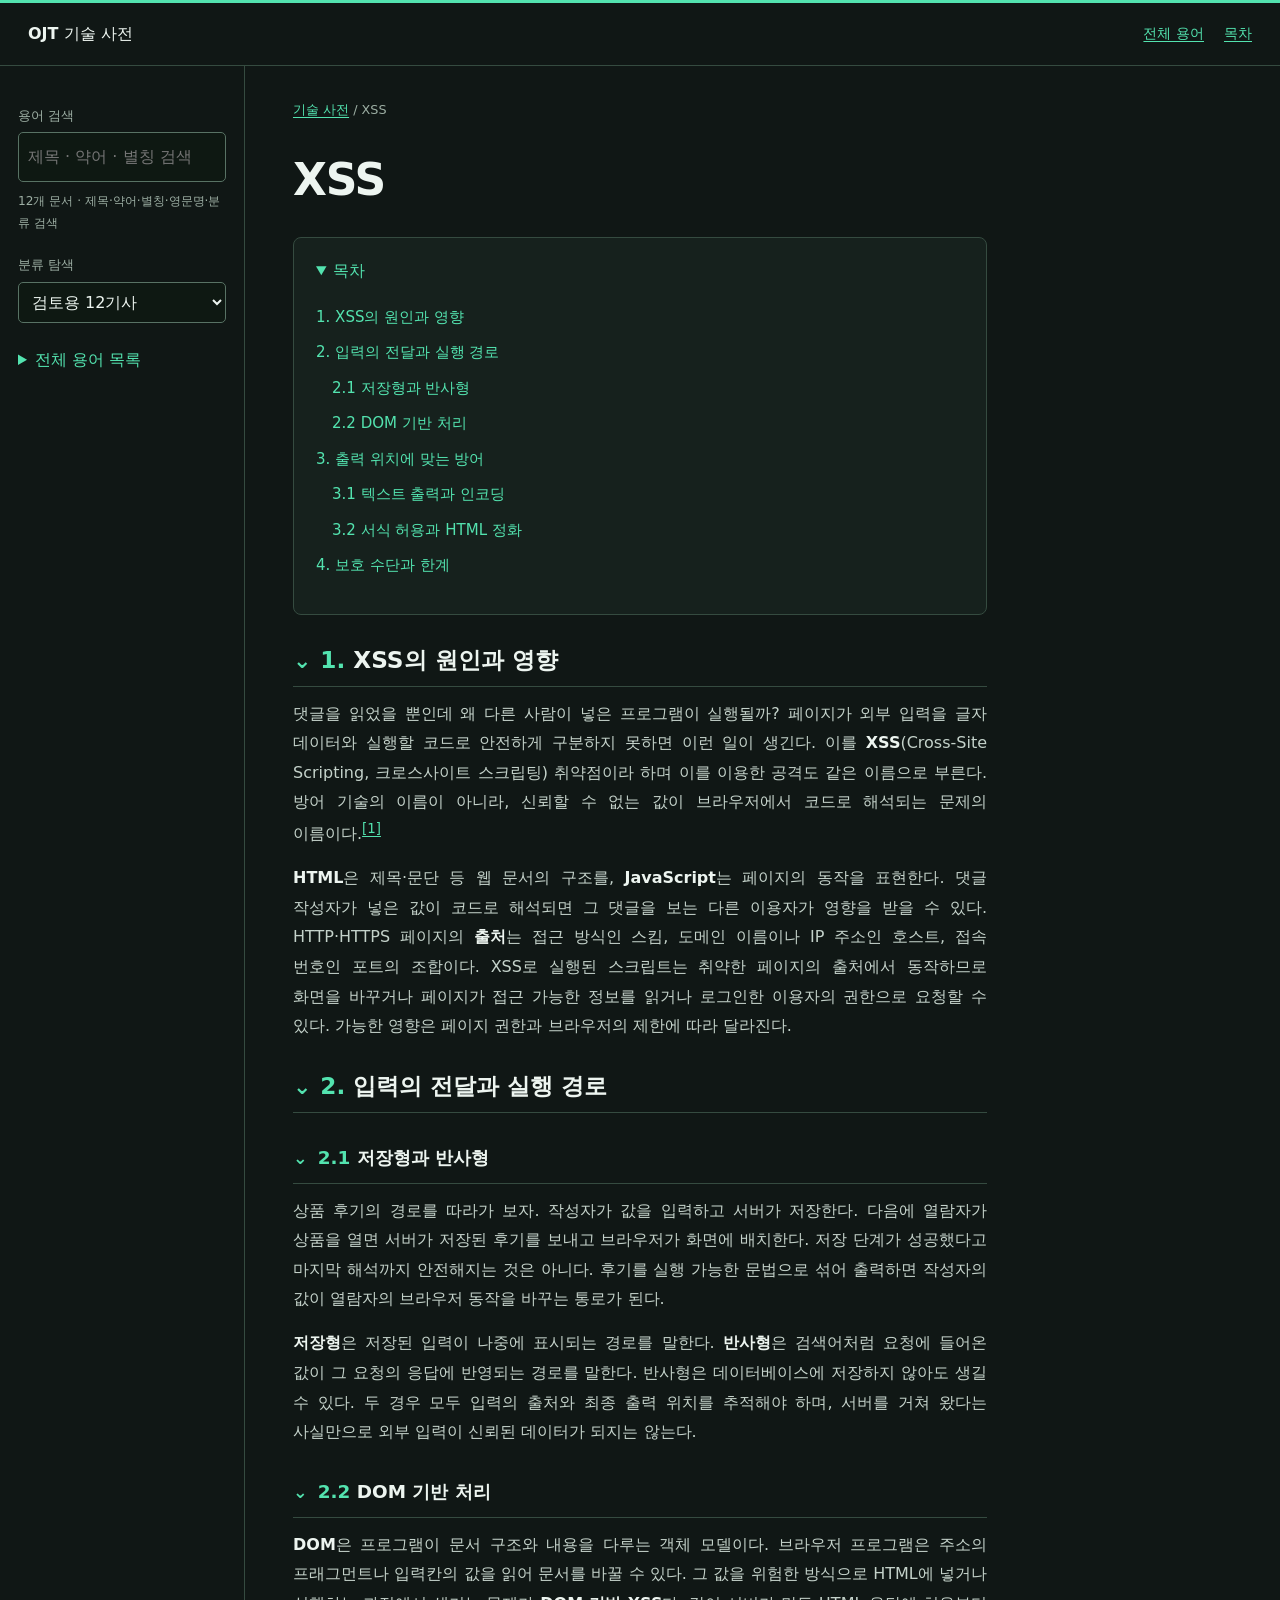
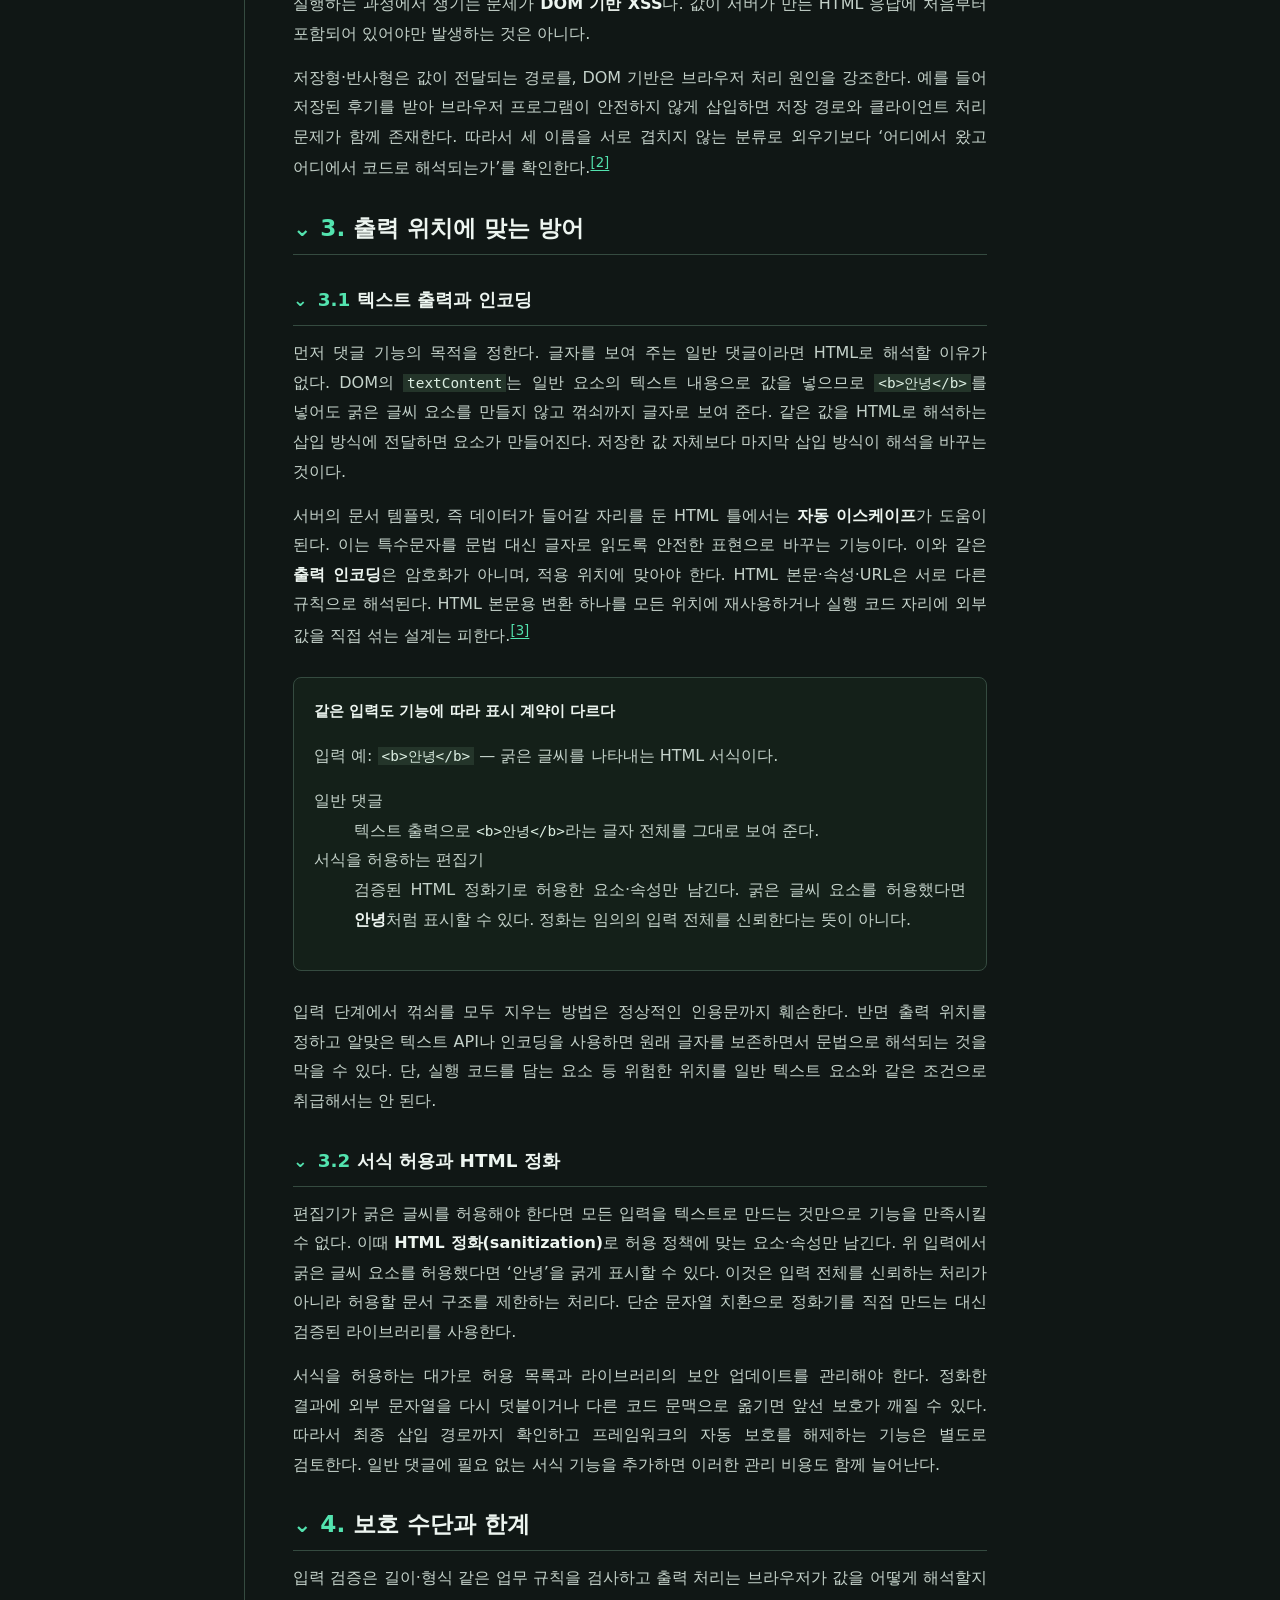
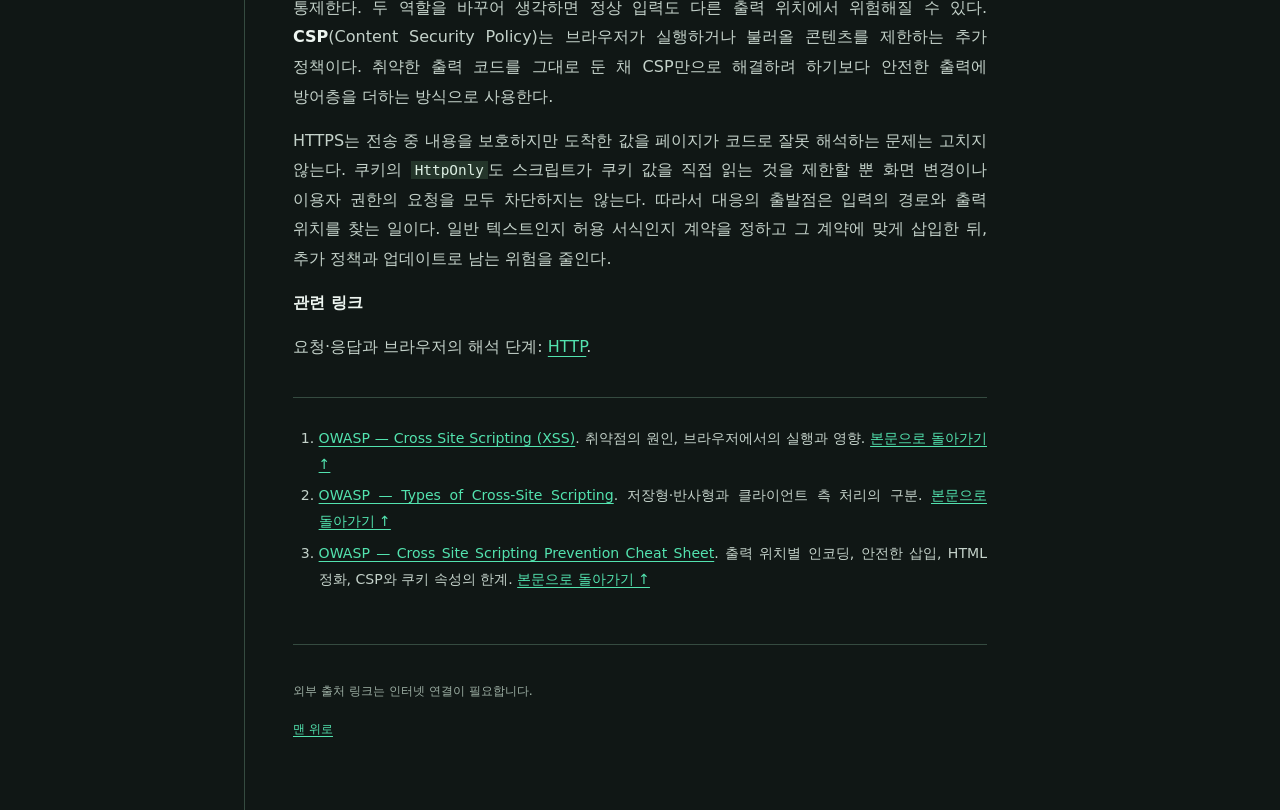
<file: XSS.html>
<!doctype html>
<html lang="ko"><head><meta charset="utf-8"><meta name="viewport" content="width=device-width, initial-scale=1"><meta name="description" content="검토용 12기사 HTML 눈검사"><title>XSS · OJT 기술 사전</title><script src="assets/wiki.js" defer></script><script src="assets/footnotes.js" defer></script><script src="assets/reader-content.js" defer></script><link rel="stylesheet" href="assets/pilot.css"><link rel="stylesheet" href="assets/section-ui.css">
<script defer src="assets/section-ui.js"></script>
</head>
<body class="article-page"><a class="skip-link" href="#main">본문 바로가기</a>
<header class="site-header"><a class="site-brand" href="index.html">OJT <span>기술 사전</span></a><nav aria-label="상단"><a href="index.html">전체 용어</a><a href="#toc">목차</a></nav></header>
<div class="wiki-layout">
<aside id="term-sidebar" class="sidebar" aria-label="용어 탐색"><div class="nav-inner"><label for="wiki-search">용어 검색</label><input id="wiki-search" type="search" placeholder="제목 · 약어 · 별칭 검색" autocomplete="off" role="combobox" aria-autocomplete="list" aria-expanded="false" aria-controls="search-results" aria-describedby="search-status"><ul id="search-results" role="listbox" aria-label="검색 제안" hidden></ul><div class="search-status" id="search-status" role="status" aria-live="polite">12개 용어</div><label for="category-filter">분류 탐색</label><select id="category-filter"><option value="">검토용 12기사</option></select><details class="all-terms"><summary>전체 용어 목록</summary><nav aria-label="기술 용어 목록"><ol><li data-category="검토용 12기사" data-search="요구사항과 분석 모델 requirements_models"><a href="요구사항과_분석_모델.html">요구사항과 분석 모델</a></li><li data-category="검토용 12기사" data-search="사용자 인터페이스 설계 ui_design"><a href="사용자_화면_설계.html">사용자 인터페이스 설계</a></li><li data-category="검토용 12기사" data-search="자료구조와 알고리즘 data_structures"><a href="자료구조와_알고리즘_선택.html">자료구조와 알고리즘</a></li><li data-category="검토용 12기사" data-search="프로그래밍 언어와 문법 programming_foundations"><a href="프로그래밍_언어와_기본_문법.html">프로그래밍 언어와 문법</a></li><li data-category="검토용 12기사" data-search="소프트웨어 아키텍처와 모듈 software_architecture"><a href="소프트웨어_구조와_모듈.html">소프트웨어 아키텍처와 모듈</a></li><li data-category="검토용 12기사" data-search="OOP 객체지향 객체지향 프로그래밍 Object-Oriented Programming 객체지향과 설계 패턴"><a href="객체지향_프로그래밍.html">객체지향 프로그래밍</a></li><li data-category="검토용 12기사" data-search="디자인 패턴 설계 패턴 Design Patterns GoF 객체지향과 설계 패턴"><a href="디자인_패턴.html">디자인 패턴</a></li><li data-category="검토용 12기사" data-search="관계형 데이터베이스 rdbms"><a href="관계형_데이터베이스.html">관계형 데이터베이스</a></li><li data-category="검토용 12기사" data-search="운영체제 operating_system"><a href="운영체제.html">운영체제</a></li><li data-category="검토용 12기사" data-search="HTTP http"><a href="HTTP와_웹_요청.html">HTTP</a></li><li data-category="검토용 12기사" data-search="해싱 hashing"><a href="해싱.html">해싱</a></li><li data-category="검토용 12기사" data-search="XSS Cross-Site Scripting 크로스사이트 스크립팅"><a href="XSS.html">XSS</a></li></ol></nav></details></div></aside>
<main class="page" id="main" tabindex="-1"><nav aria-label="현재 위치" class="breadcrumb"><a href="index.html">기술 사전</a> / XSS</nav><header class="article-header"><h1>XSS</h1></header><nav aria-label="이 문서의 목차" class="toc" id="toc"><details open=""><summary>목차</summary><ol class="numbered-toc"><li><a href="#definition">1. XSS의 원인과 영향</a></li><li><a href="#paths">2. 입력의 전달과 실행 경로</a><ol class="numbered-toc"><li><a href="#stored-reflected-new">2.1 저장형과 반사형</a></li><li><a href="#dom-path-new">2.2 DOM 기반 처리</a></li></ol></li><li><a href="#safe-output">3. 출력 위치에 맞는 방어</a><ol class="numbered-toc"><li><a href="#text-output-new">3.1 텍스트 출력과 인코딩</a></li><li><a href="#html-sanitization-new">3.2 서식 허용과 HTML 정화</a></li></ol></li><li><a href="#limits">4. 보호 수단과 한계</a></li></ol></details></nav><section id="definition"><h2>1. XSS의 원인과 영향</h2>
<p>댓글을 읽었을 뿐인데 왜 다른 사람이 넣은 프로그램이 실행될까? 페이지가 외부 입력을 글자 데이터와 실행할 코드로 안전하게 구분하지 못하면 이런 일이 생긴다. 이를 <strong>XSS</strong>(Cross-Site Scripting, 크로스사이트 스크립팅) 취약점이라 하며 이를 이용한 공격도 같은 이름으로 부른다. 방어 기술의 이름이 아니라, 신뢰할 수 없는 값이 브라우저에서 코드로 해석되는 문제의 이름이다.<sup><a aria-label="각주 1" href="#ref1" id="cite1">[1]</a></sup></p>
<p><strong>HTML</strong>은 제목·문단 등 웹 문서의 구조를, <strong>JavaScript</strong>는 페이지의 동작을 표현한다. 댓글 작성자가 넣은 값이 코드로 해석되면 그 댓글을 보는 다른 이용자가 영향을 받을 수 있다. HTTP·HTTPS 페이지의 <strong>출처</strong>는 접근 방식인 스킴, 도메인 이름이나 IP 주소인 호스트, 접속 번호인 포트의 조합이다. XSS로 실행된 스크립트는 취약한 페이지의 출처에서 동작하므로 화면을 바꾸거나 페이지가 접근 가능한 정보를 읽거나 로그인한 이용자의 권한으로 요청할 수 있다. 가능한 영향은 페이지 권한과 브라우저의 제한에 따라 달라진다.</p>
</section>
<section id="paths"><h2>2. 입력의 전달과 실행 경로</h2><section id="stored-reflected-new"><h3>2.1 저장형과 반사형</h3><p>상품 후기의 경로를 따라가 보자. 작성자가 값을 입력하고 서버가 저장한다. 다음에 열람자가 상품을 열면 서버가 저장된 후기를 보내고 브라우저가 화면에 배치한다. 저장 단계가 성공했다고 마지막 해석까지 안전해지는 것은 아니다. 후기를 실행 가능한 문법으로 섞어 출력하면 작성자의 값이 열람자의 브라우저 동작을 바꾸는 통로가 된다.</p><p><strong>저장형</strong>은 저장된 입력이 나중에 표시되는 경로를 말한다. <strong>반사형</strong>은 검색어처럼 요청에 들어온 값이 그 요청의 응답에 반영되는 경로를 말한다. 반사형은 데이터베이스에 저장하지 않아도 생길 수 있다. 두 경우 모두 입력의 출처와 최종 출력 위치를 추적해야 하며, 서버를 거쳐 왔다는 사실만으로 외부 입력이 신뢰된 데이터가 되지는 않는다.</p></section><section id="dom-path-new"><h3>2.2 DOM 기반 처리</h3><p><strong>DOM</strong>은 프로그램이 문서 구조와 내용을 다루는 객체 모델이다. 브라우저 프로그램은 주소의 프래그먼트나 입력칸의 값을 읽어 문서를 바꿀 수 있다. 그 값을 위험한 방식으로 HTML에 넣거나 실행하는 과정에서 생기는 문제가 <strong>DOM 기반 XSS</strong>다. 값이 서버가 만든 HTML 응답에 처음부터 포함되어 있어야만 발생하는 것은 아니다.</p><p>저장형·반사형은 값이 전달되는 경로를, DOM 기반은 브라우저 처리 원인을 강조한다. 예를 들어 저장된 후기를 받아 브라우저 프로그램이 안전하지 않게 삽입하면 저장 경로와 클라이언트 처리 문제가 함께 존재한다. 따라서 세 이름을 서로 겹치지 않는 분류로 외우기보다 ‘어디에서 왔고 어디에서 코드로 해석되는가’를 확인한다.<sup><a aria-label="각주 2" href="#ref2" id="cite2">[2]</a></sup></p></section></section>
<section id="safe-output"><h2>3. 출력 위치에 맞는 방어</h2><section id="text-output-new"><h3>3.1 텍스트 출력과 인코딩</h3><p>먼저 댓글 기능의 목적을 정한다. 글자를 보여 주는 일반 댓글이라면 HTML로 해석할 이유가 없다. DOM의 <code>textContent</code>는 일반 요소의 텍스트 내용으로 값을 넣으므로 <code>&lt;b&gt;안녕&lt;/b&gt;</code>를 넣어도 굵은 글씨 요소를 만들지 않고 꺾쇠까지 글자로 보여 준다. 같은 값을 HTML로 해석하는 삽입 방식에 전달하면 요소가 만들어진다. 저장한 값 자체보다 마지막 삽입 방식이 해석을 바꾸는 것이다.</p><p>서버의 문서 템플릿, 즉 데이터가 들어갈 자리를 둔 HTML 틀에서는 <strong>자동 이스케이프</strong>가 도움이 된다. 이는 특수문자를 문법 대신 글자로 읽도록 안전한 표현으로 바꾸는 기능이다. 이와 같은 <strong>출력 인코딩</strong>은 암호화가 아니며, 적용 위치에 맞아야 한다. HTML 본문·속성·URL은 서로 다른 규칙으로 해석된다. HTML 본문용 변환 하나를 모든 위치에 재사용하거나 실행 코드 자리에 외부 값을 직접 섞는 설계는 피한다.<sup><a aria-label="각주 3" href="#ref3" id="cite3">[3]</a></sup></p><figure aria-labelledby="xss-output-caption" class="visual-learning"><figcaption id="xss-output-caption">같은 입력도 기능에 따라 표시 계약이 다르다</figcaption><p>입력 예: <code>&lt;b&gt;안녕&lt;/b&gt;</code> — 굵은 글씨를 나타내는 HTML 서식이다.</p><dl><dt>일반 댓글</dt><dd>텍스트 출력으로 <code>&lt;b&gt;안녕&lt;/b&gt;</code>라는 글자 전체를 그대로 보여 준다.</dd><dt>서식을 허용하는 편집기</dt><dd>검증된 HTML 정화기로 허용한 요소·속성만 남긴다. 굵은 글씨 요소를 허용했다면 <strong>안녕</strong>처럼 표시할 수 있다. 정화는 임의의 입력 전체를 신뢰한다는 뜻이 아니다.</dd></dl></figure><p>입력 단계에서 꺾쇠를 모두 지우는 방법은 정상적인 인용문까지 훼손한다. 반면 출력 위치를 정하고 알맞은 텍스트 API나 인코딩을 사용하면 원래 글자를 보존하면서 문법으로 해석되는 것을 막을 수 있다. 단, 실행 코드를 담는 요소 등 위험한 위치를 일반 텍스트 요소와 같은 조건으로 취급해서는 안 된다.</p></section><section id="html-sanitization-new"><h3>3.2 서식 허용과 HTML 정화</h3><p>편집기가 굵은 글씨를 허용해야 한다면 모든 입력을 텍스트로 만드는 것만으로 기능을 만족시킬 수 없다. 이때 <strong>HTML 정화(sanitization)</strong>로 허용 정책에 맞는 요소·속성만 남긴다. 위 입력에서 굵은 글씨 요소를 허용했다면 ‘안녕’을 굵게 표시할 수 있다. 이것은 입력 전체를 신뢰하는 처리가 아니라 허용할 문서 구조를 제한하는 처리다. 단순 문자열 치환으로 정화기를 직접 만드는 대신 검증된 라이브러리를 사용한다.</p><p>서식을 허용하는 대가로 허용 목록과 라이브러리의 보안 업데이트를 관리해야 한다. 정화한 결과에 외부 문자열을 다시 덧붙이거나 다른 코드 문맥으로 옮기면 앞선 보호가 깨질 수 있다. 따라서 최종 삽입 경로까지 확인하고 프레임워크의 자동 보호를 해제하는 기능은 별도로 검토한다. 일반 댓글에 필요 없는 서식 기능을 추가하면 이러한 관리 비용도 함께 늘어난다.</p></section></section>
<section id="limits"><h2>4. 보호 수단과 한계</h2>
<p>입력 검증은 길이·형식 같은 업무 규칙을 검사하고 출력 처리는 브라우저가 값을 어떻게 해석할지 통제한다. 두 역할을 바꾸어 생각하면 정상 입력도 다른 출력 위치에서 위험해질 수 있다. <strong>CSP</strong>(Content Security Policy)는 브라우저가 실행하거나 불러올 콘텐츠를 제한하는 추가 정책이다. 취약한 출력 코드를 그대로 둔 채 CSP만으로 해결하려 하기보다 안전한 출력에 방어층을 더하는 방식으로 사용한다.</p>
<p>HTTPS는 전송 중 내용을 보호하지만 도착한 값을 페이지가 코드로 잘못 해석하는 문제는 고치지 않는다. 쿠키의 <code>HttpOnly</code>도 스크립트가 쿠키 값을 직접 읽는 것을 제한할 뿐 화면 변경이나 이용자 권한의 요청을 모두 차단하지는 않는다. 따라서 대응의 출발점은 입력의 경로와 출력 위치를 찾는 일이다. 일반 텍스트인지 허용 서식인지 계약을 정하고 그 계약에 맞게 삽입한 뒤, 추가 정책과 업데이트로 남는 위험을 줄인다.</p>
</section>
<aside aria-label="관련 링크" class="related-links"><p><strong>관련 링크</strong></p><p>요청·응답과 브라우저의 해석 단계: <a href="HTTP와_웹_요청.html#request-response">HTTP</a>.</p></aside>
<section aria-label="출처와 각주" id="references"><ol class="refs">
<li id="ref1"><a href="https://owasp.org/www-community/attacks/xss/">OWASP — Cross Site Scripting (XSS)</a>. 취약점의 원인, 브라우저에서의 실행과 영향. <a aria-label="본문 각주 1로 돌아가기" href="#cite1">본문으로 돌아가기 ↑</a></li>
<li id="ref2"><a href="https://owasp.org/www-community/Types_of_Cross-Site_Scripting">OWASP — Types of Cross-Site Scripting</a>. 저장형·반사형과 클라이언트 측 처리의 구분. <a aria-label="본문 각주 2로 돌아가기" href="#cite2">본문으로 돌아가기 ↑</a></li>
<li id="ref3"><a href="https://cheatsheetseries.owasp.org/cheatsheets/Cross_Site_Scripting_Prevention_Cheat_Sheet.html">OWASP — Cross Site Scripting Prevention Cheat Sheet</a>. 출력 위치별 인코딩, 안전한 삽입, HTML 정화, CSP와 쿠키 속성의 한계. <a aria-label="본문 각주 3로 돌아가기" href="#cite3">본문으로 돌아가기 ↑</a></li>
</ol></section>
<footer class="site-footer"><p>외부 출처 링크는 인터넷 연결이 필요합니다.</p><a href="#main">맨 위로</a></footer></main></div><div class="footnote-preview" id="footnote-preview" role="dialog" aria-label="각주 미리보기" hidden>
  <div class="footnote-preview-header"><strong id="footnote-preview-label"></strong><button type="button" aria-label="각주 미리보기 닫기">닫기</button></div>
  <div id="footnote-preview-content"></div>
</div></body></html>
</file>
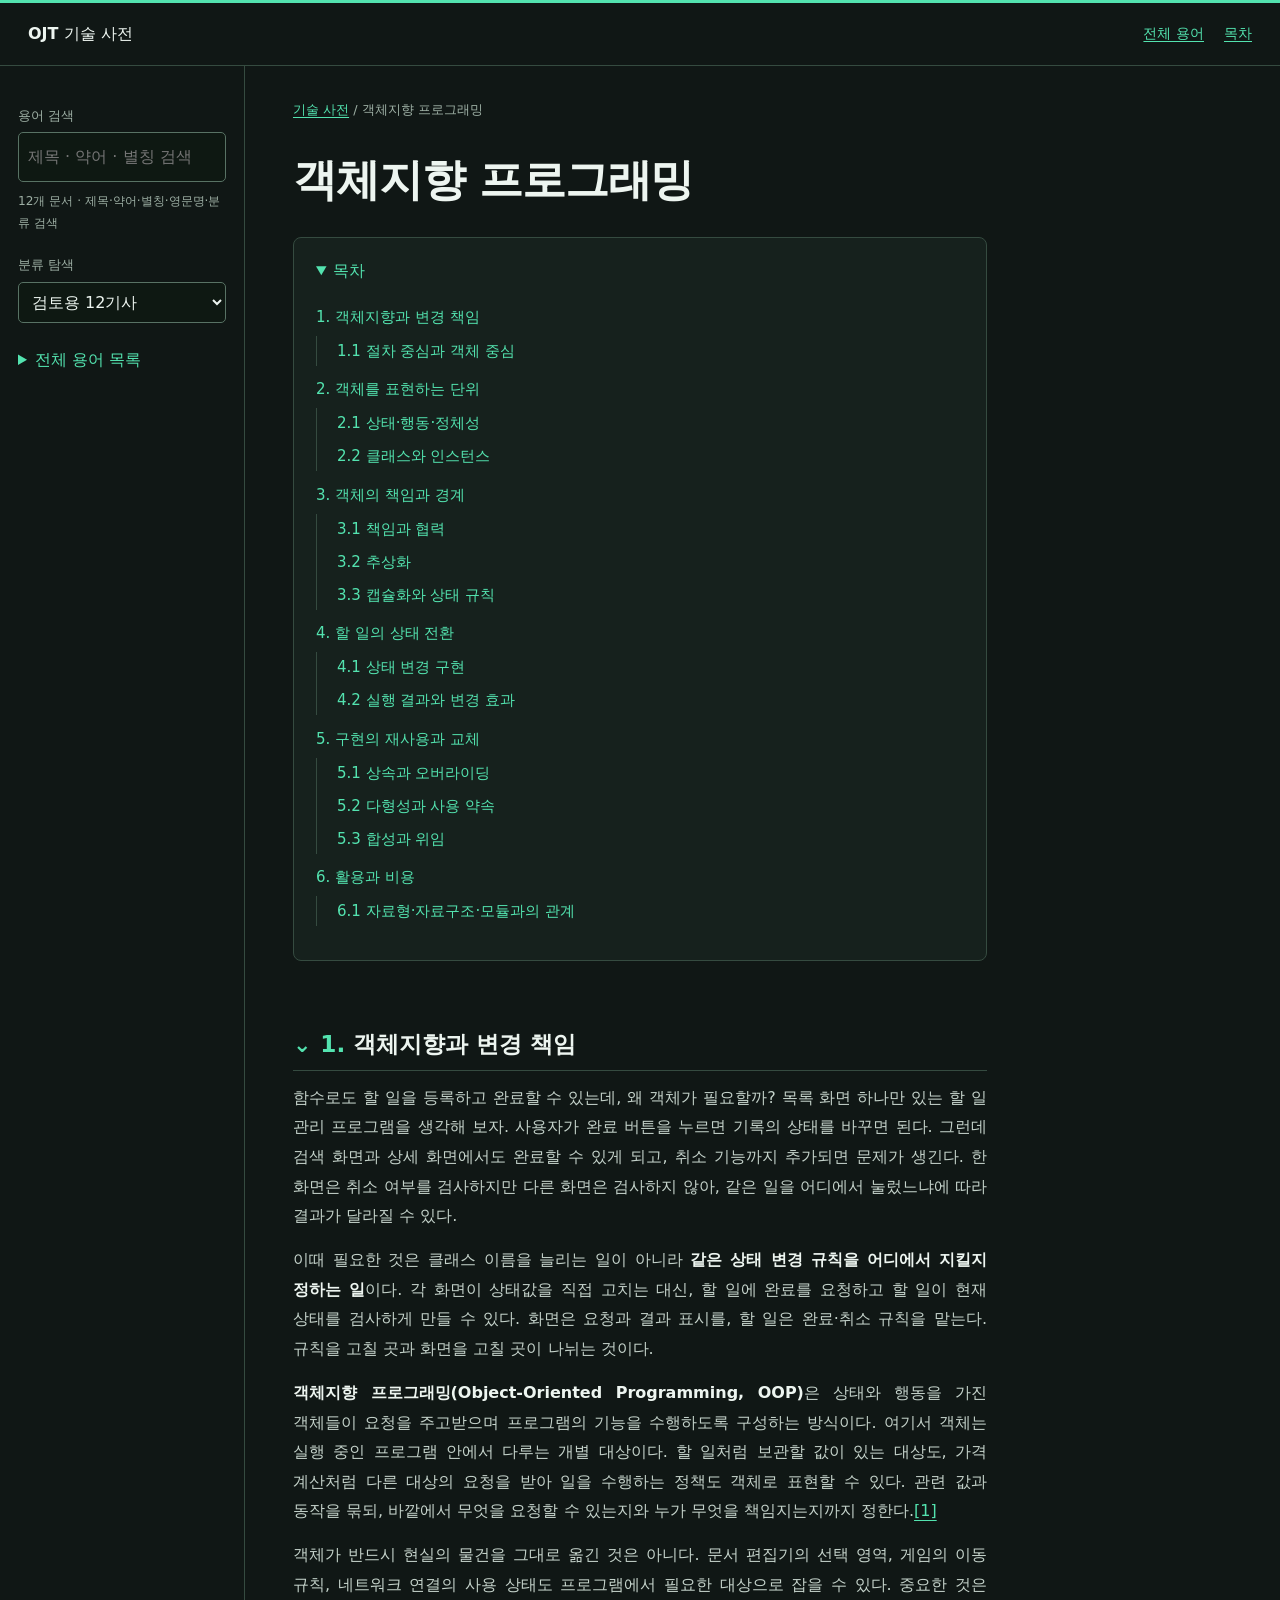
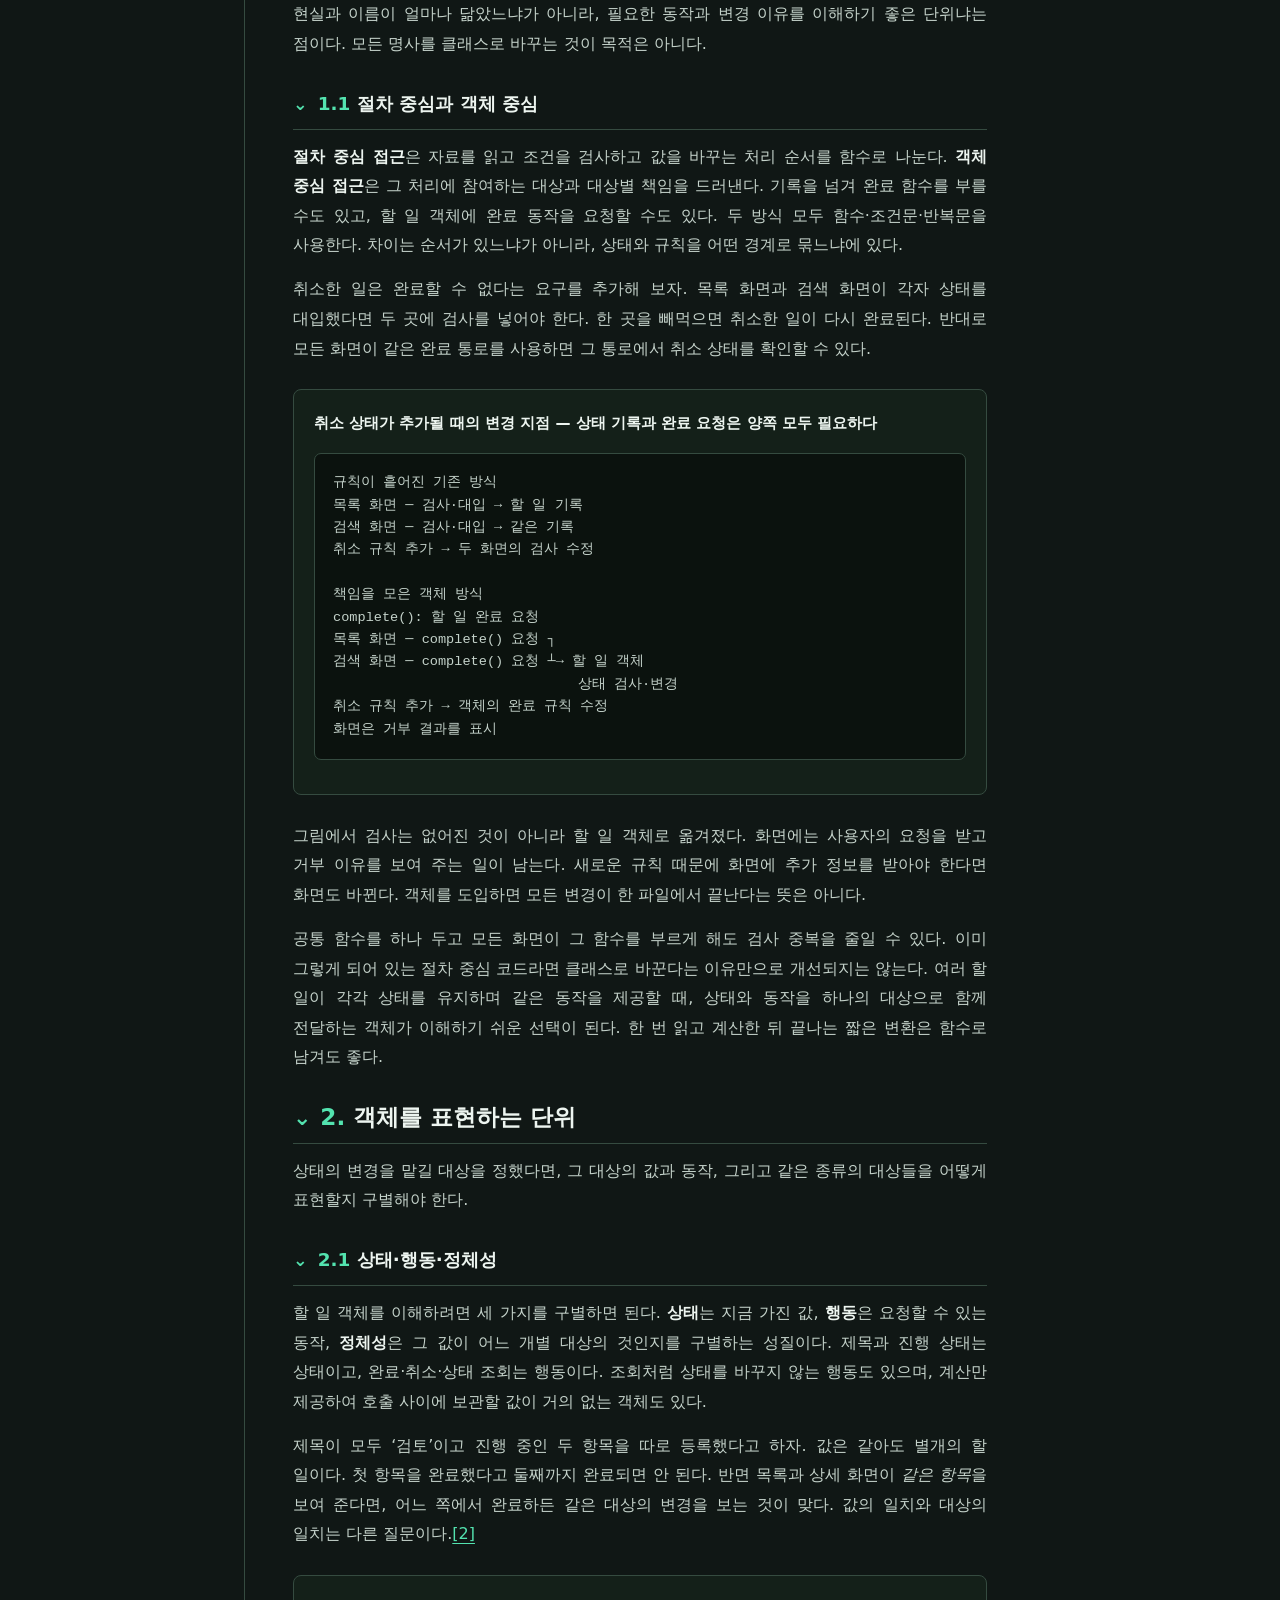
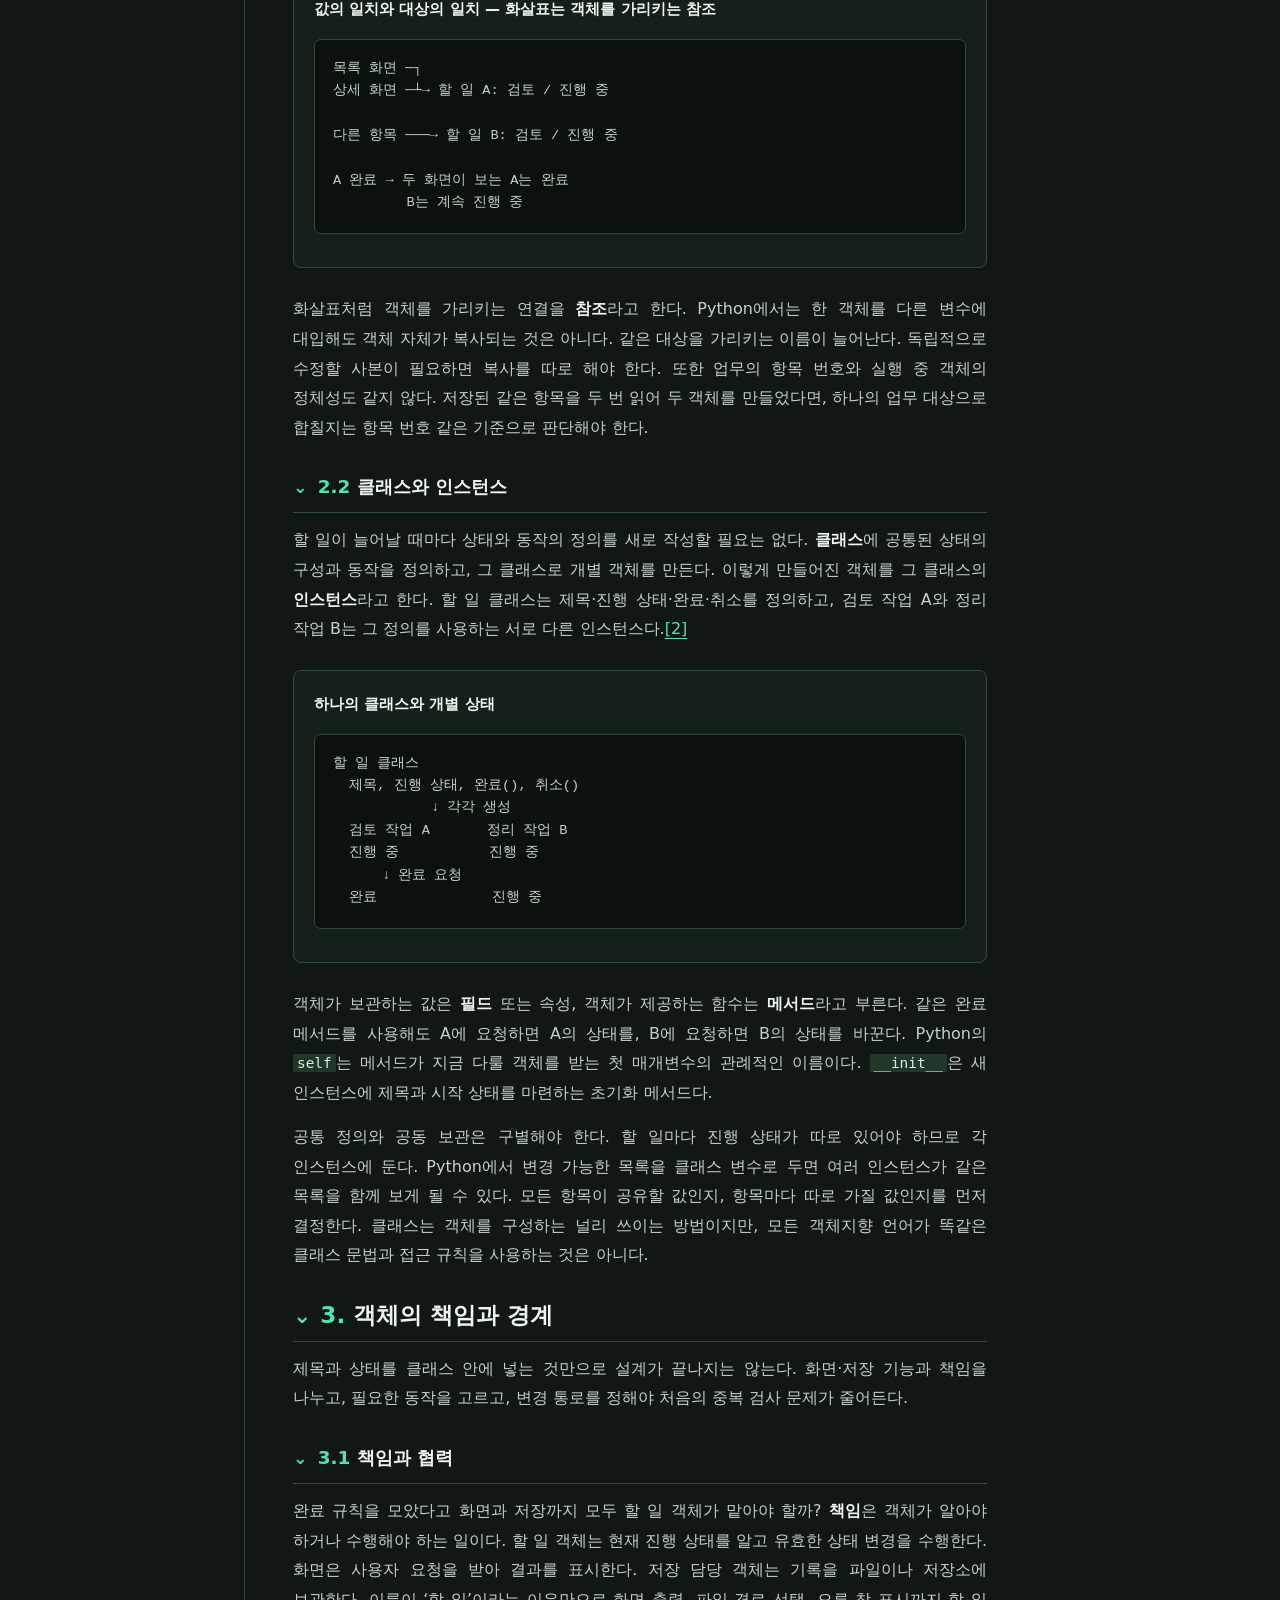
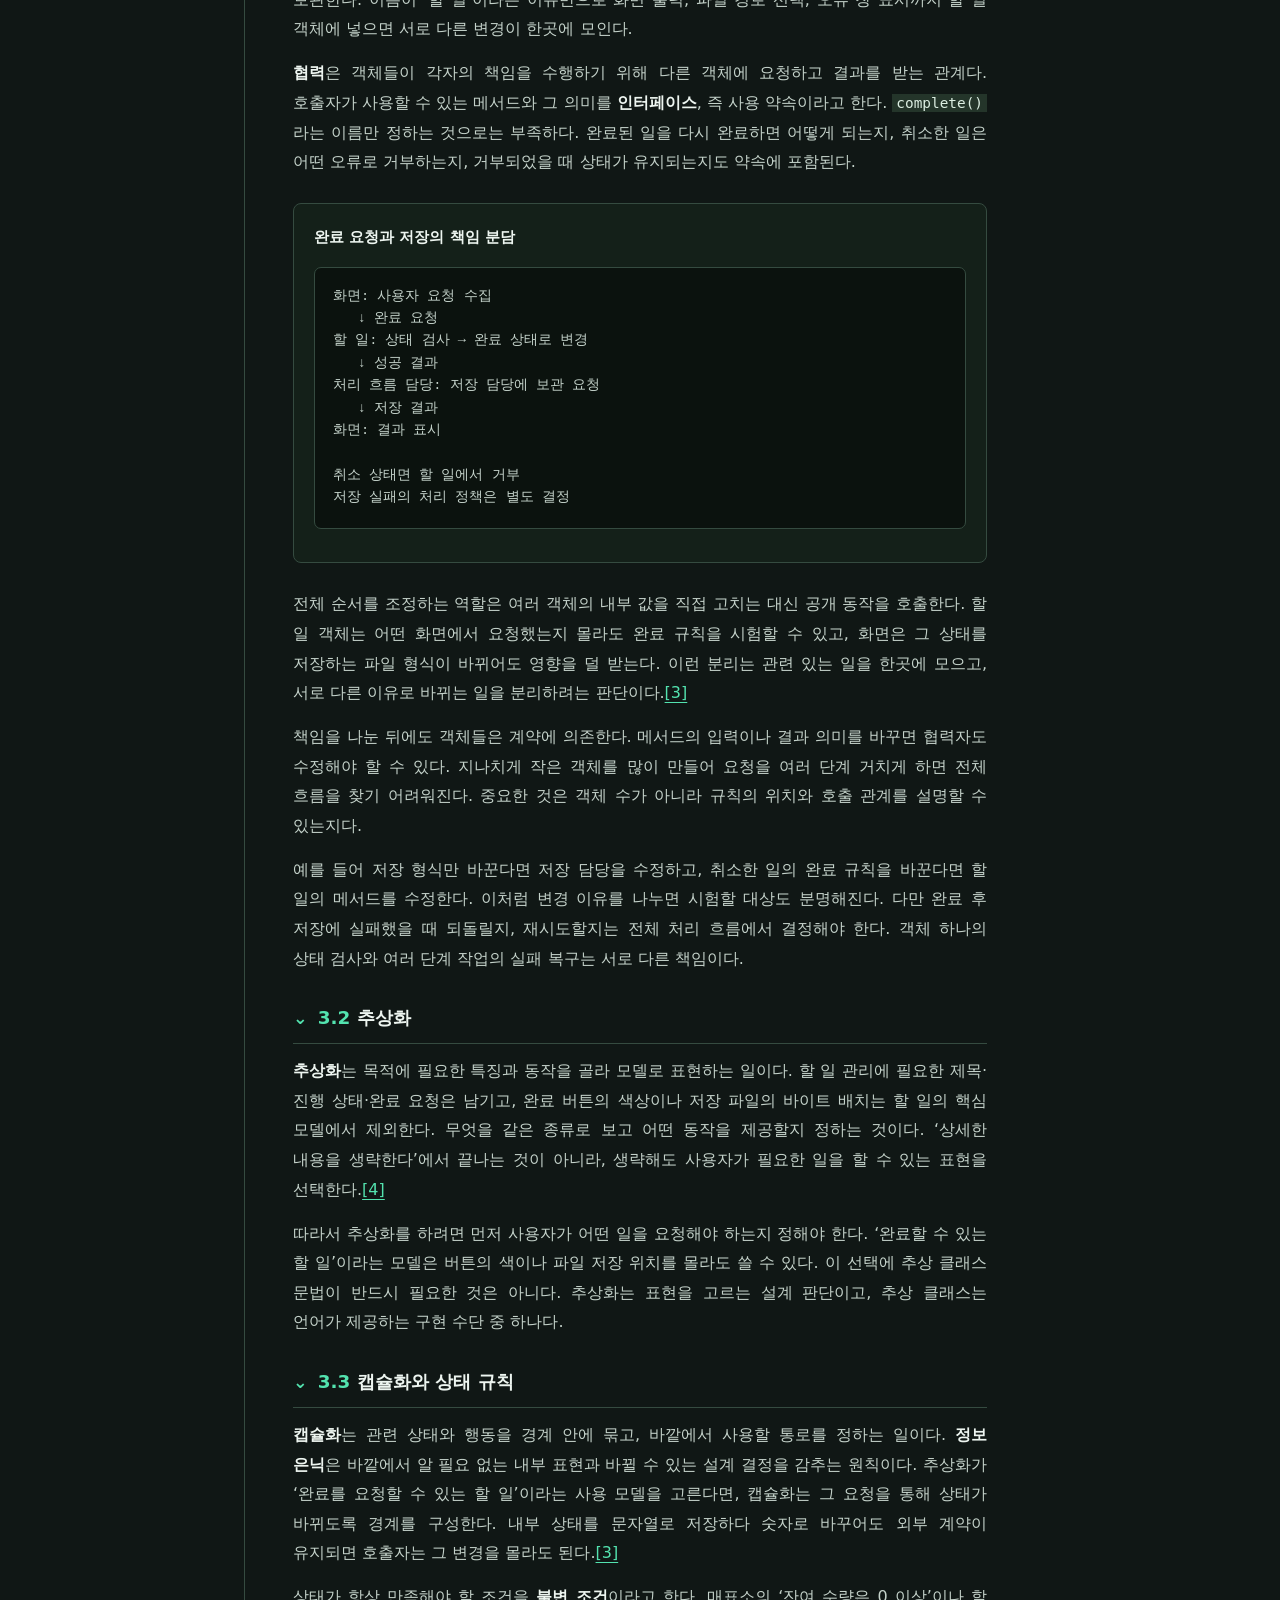
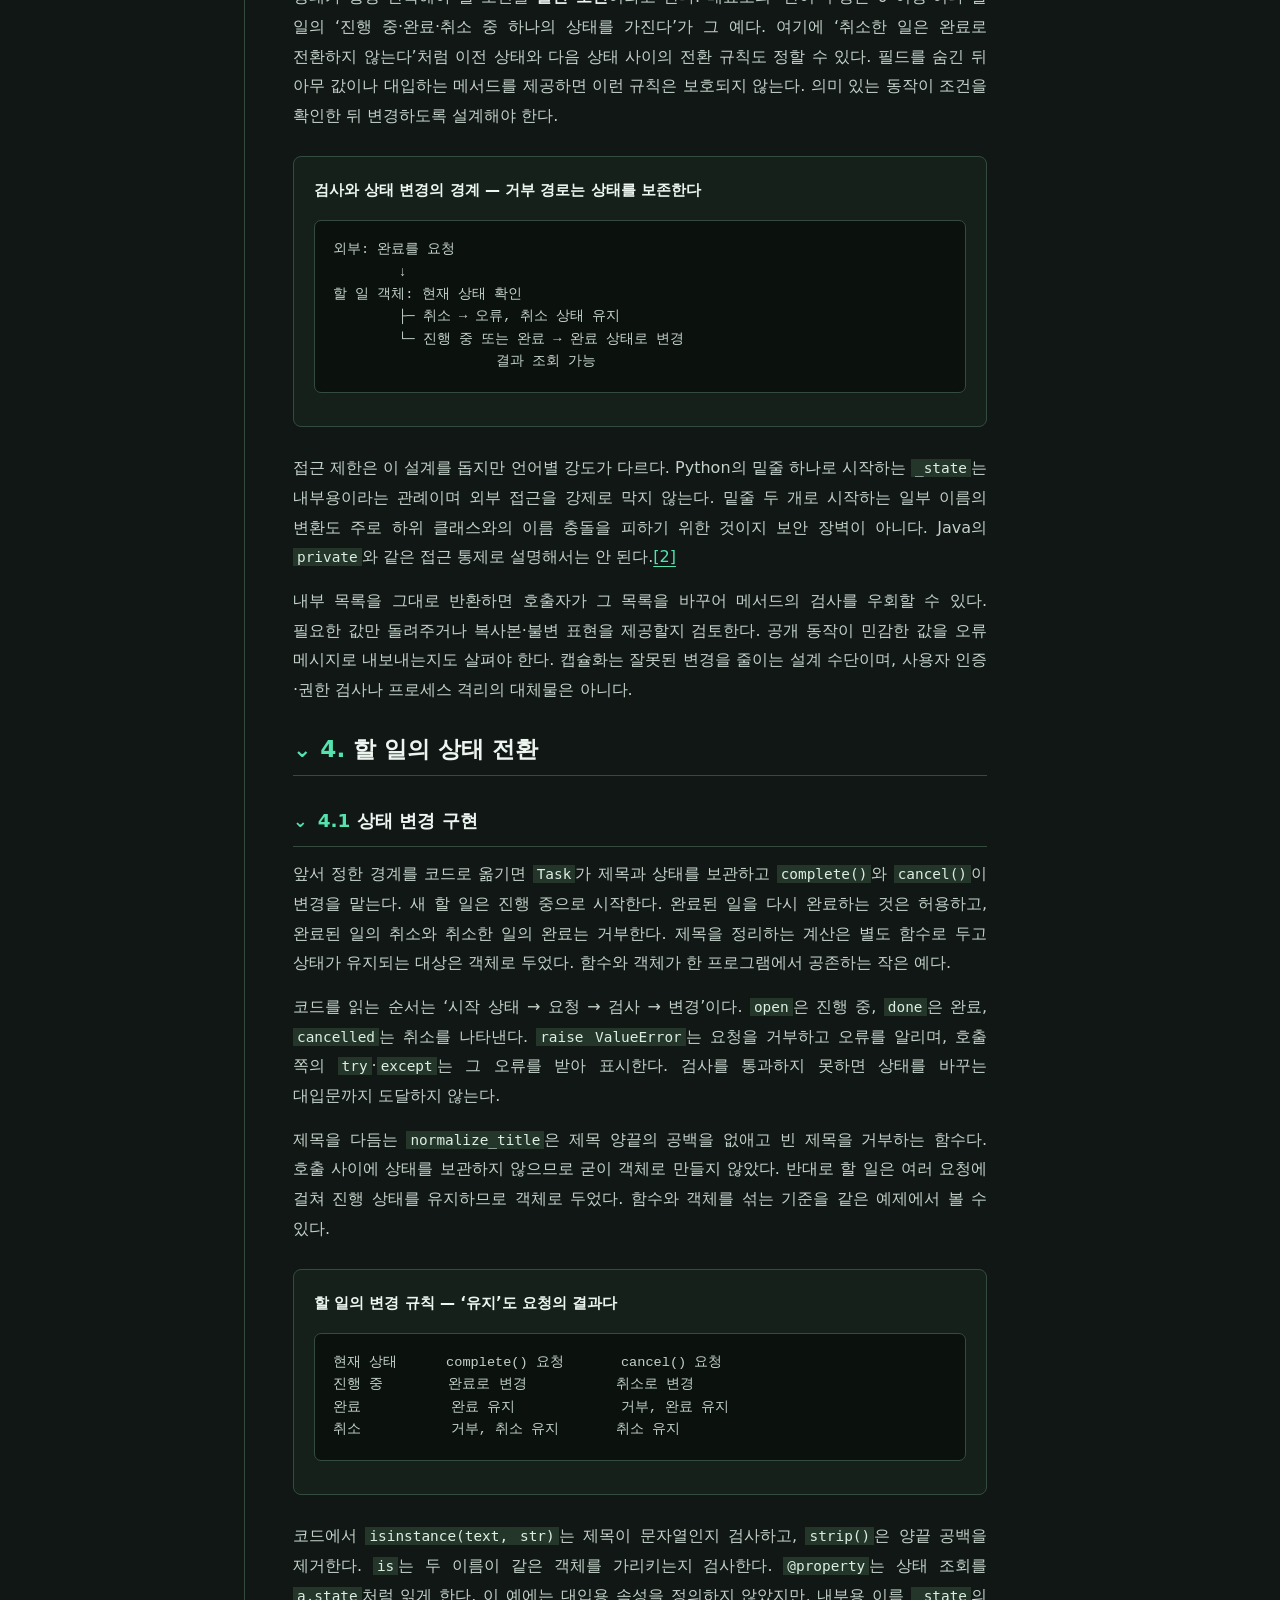
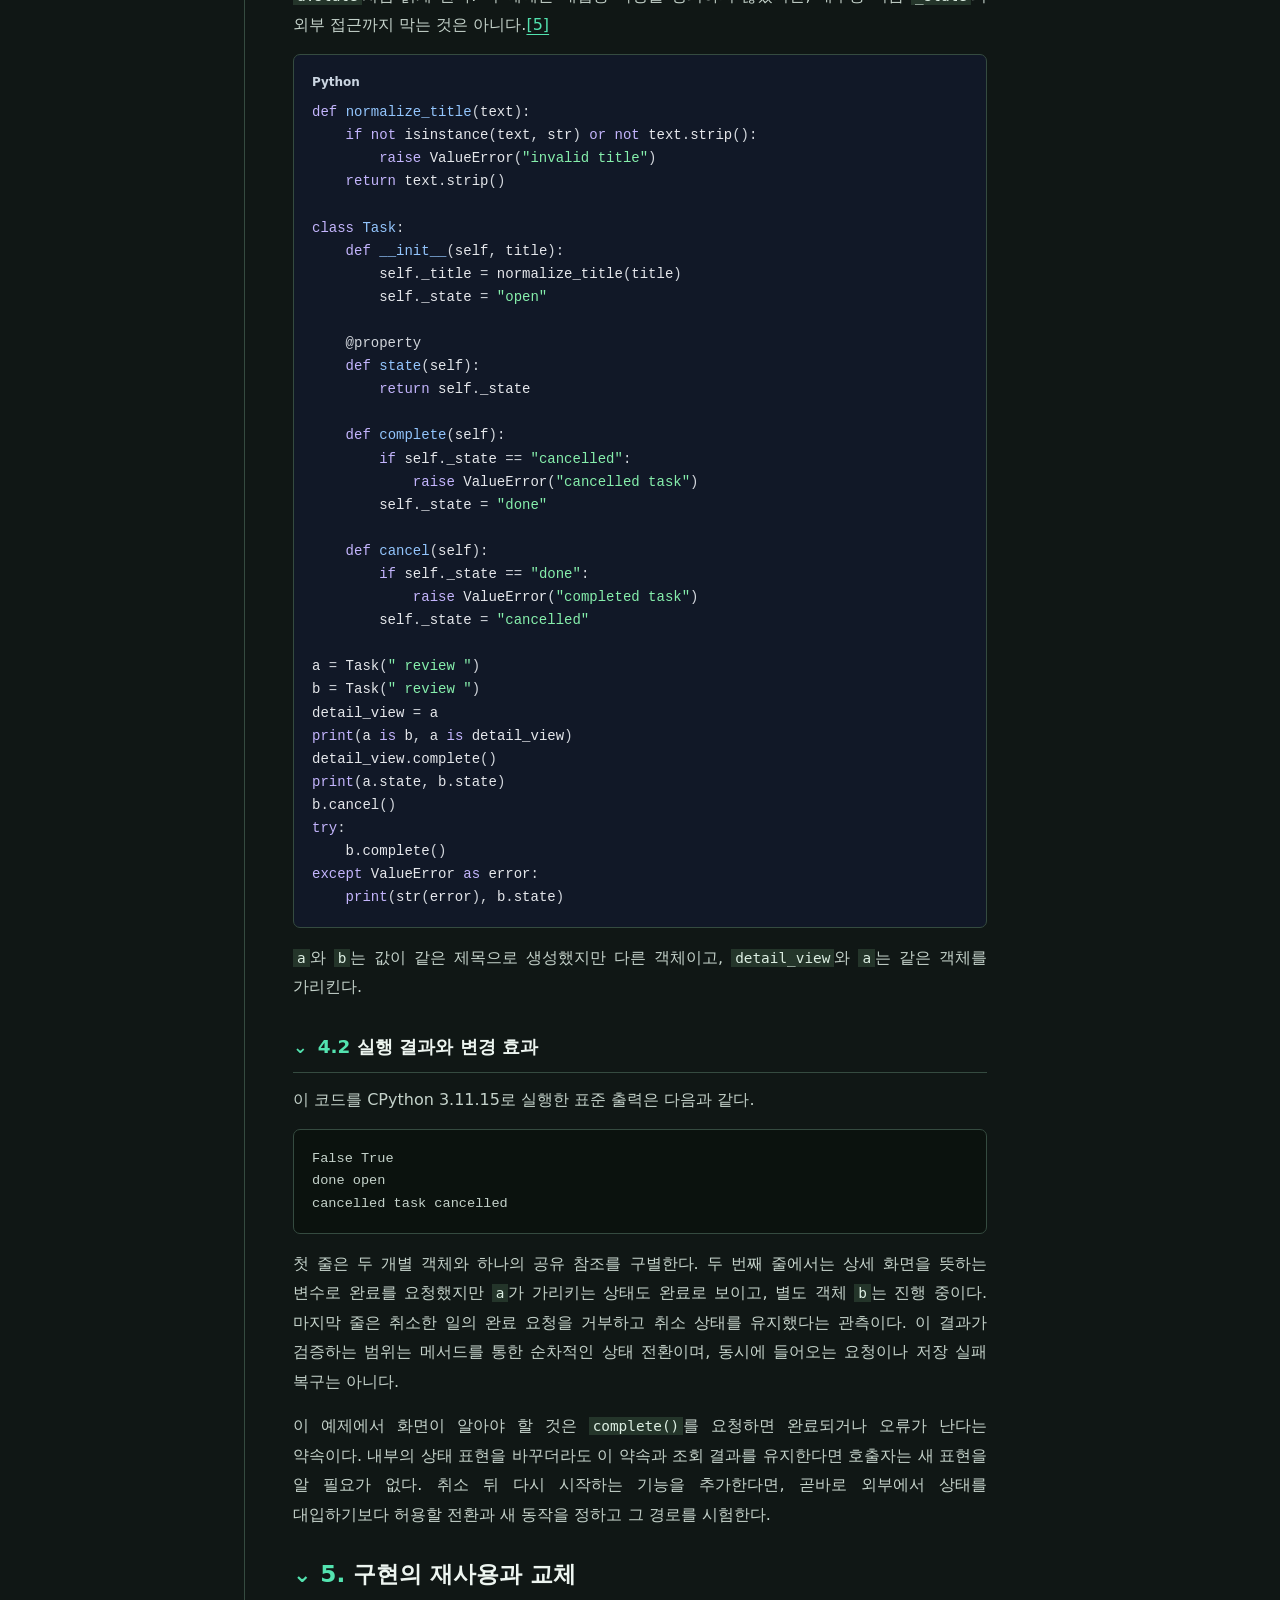
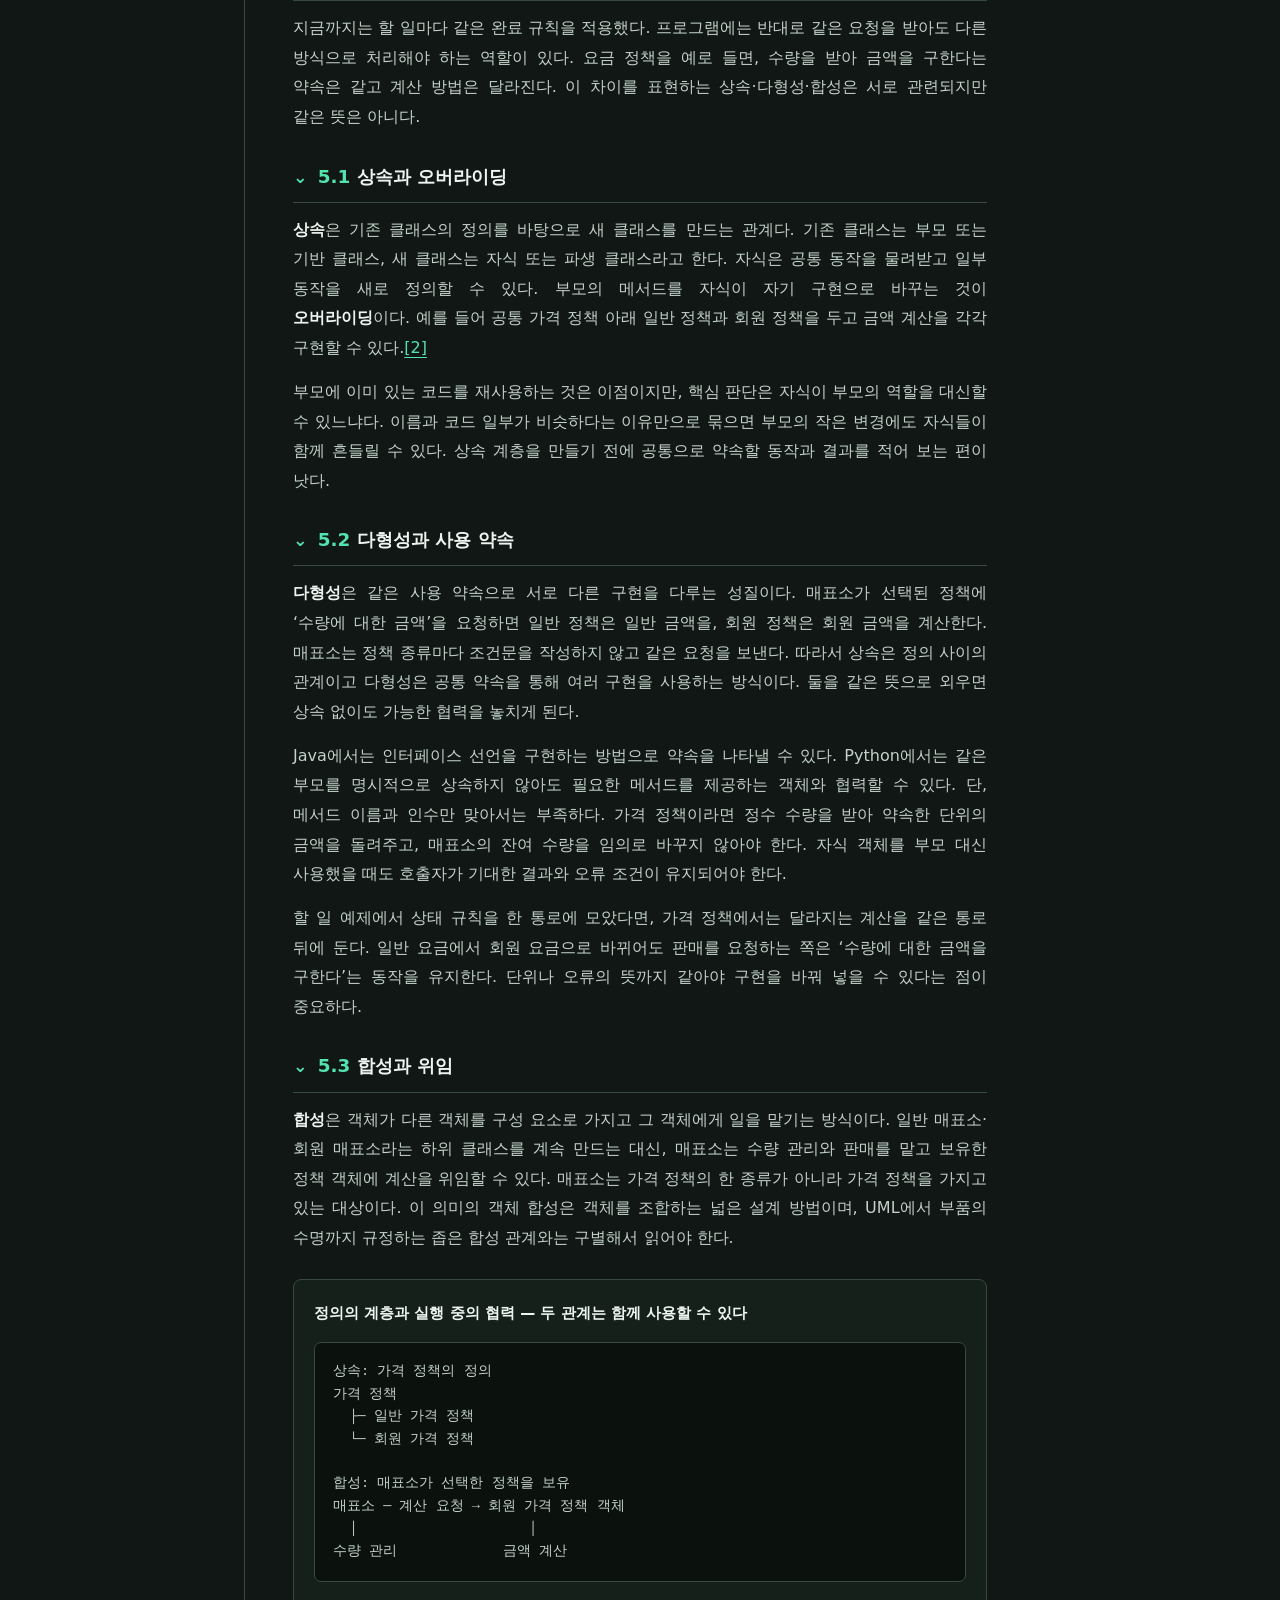
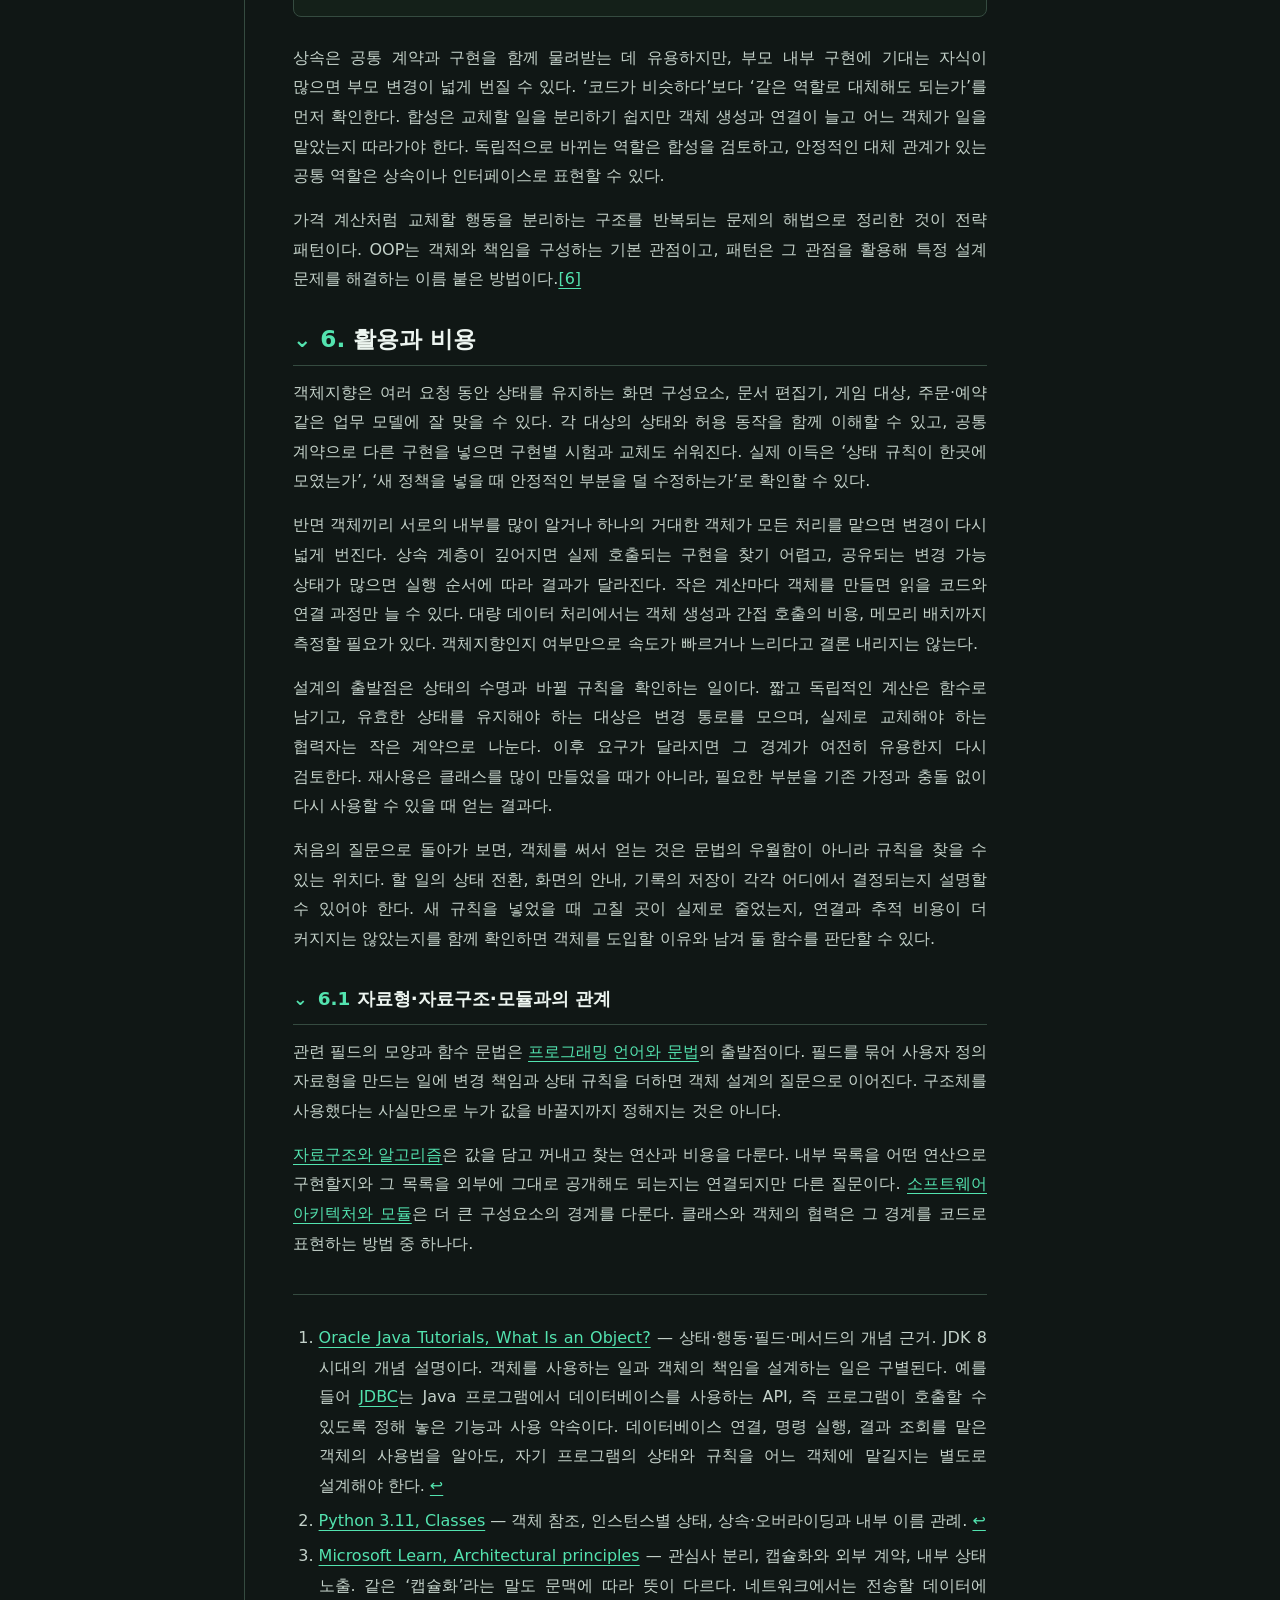
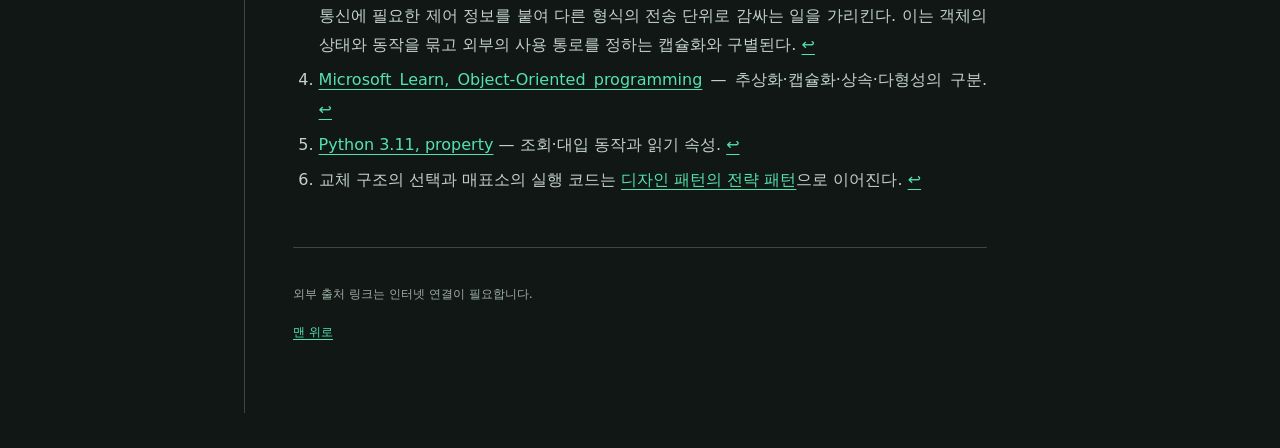
<file: 객체지향_프로그래밍.html>
<!doctype html>
<html lang="ko"><head><meta charset="utf-8"><meta name="viewport" content="width=device-width, initial-scale=1"><meta name="description" content="검토용 12기사 HTML 눈검사"><title>객체지향 프로그래밍 · OJT 기술 사전</title><script src="assets/wiki.js" defer></script><script src="assets/footnotes.js" defer></script><script src="assets/reader-content.js" defer></script><link rel="stylesheet" href="assets/pilot.css"><style id="split-shell-style">.numbered-toc{list-style:none}.split-manuscript .footnote-backref{white-space:nowrap}@media(max-width:760px){.split-manuscript table caption{display:block;width:100%;text-align:left}.split-manuscript figure::after{content:"도식이 잘리면 상자 안을 좌우로 스크롤하세요.";display:block;font-size:.78rem;color:var(--muted);margin-top:.5rem}.split-manuscript table thead{display:none}.split-manuscript table,.split-manuscript table tbody,.split-manuscript table tr,.split-manuscript table th,.split-manuscript table td{display:block;width:100%}.split-manuscript table tr{margin:14px 0;border:1px solid var(--line)}.split-manuscript table td::before{display:block;color:var(--accent);font-weight:bold}.split-manuscript #pattern-families td:nth-child(2)::before{content:"중심 질문"}.split-manuscript #pattern-families td:nth-child(3)::before{content:"대표 구조"}.split-manuscript #pattern-families td:nth-child(4)::before{content:"추가되는 부담"}.split-manuscript #pattern-choices td:nth-child(2)::before{content:"검토할 구조"}.split-manuscript #pattern-choices td:nth-child(3)::before{content:"그래도 필요한 작업"}}</style><link rel="stylesheet" href="assets/code-color.css">
<script defer src="assets/prism-local.js"></script>
<script defer src="assets/code-color.js"></script>
<style id="exposition-nested-toc">#toc .numbered-toc,#toc .numbered-toc ol{list-style:none}#toc .numbered-toc ol{padding-inline-start:1.25rem;margin:.25rem 0 .55rem;border-inline-start:1px solid var(--line)}#toc .numbered-toc li{margin:.2rem 0}</style>
<link rel="stylesheet" href="assets/section-ui.css">
<script defer src="assets/section-ui.js"></script>
</head>
<body class="article-page"><a class="skip-link" href="#main">본문 바로가기</a>
<header class="site-header"><a class="site-brand" href="index.html">OJT <span>기술 사전</span></a><nav aria-label="상단"><a href="index.html">전체 용어</a><a href="#toc">목차</a></nav></header>
<div class="wiki-layout">
<aside id="term-sidebar" class="sidebar" aria-label="용어 탐색"><div class="nav-inner"><label for="wiki-search">용어 검색</label><input id="wiki-search" type="search" placeholder="제목 · 약어 · 별칭 검색" autocomplete="off" role="combobox" aria-autocomplete="list" aria-expanded="false" aria-controls="search-results" aria-describedby="search-status"><ul id="search-results" role="listbox" aria-label="검색 제안" hidden></ul><div class="search-status" id="search-status" role="status" aria-live="polite">12개 용어</div><label for="category-filter">분류 탐색</label><select id="category-filter"><option value="">검토용 12기사</option></select><details class="all-terms"><summary>전체 용어 목록</summary><nav aria-label="기술 용어 목록"><ol><li data-category="검토용 12기사" data-search="요구사항과 분석 모델 requirements_models"><a href="요구사항과_분석_모델.html">요구사항과 분석 모델</a></li><li data-category="검토용 12기사" data-search="사용자 인터페이스 설계 ui_design"><a href="사용자_화면_설계.html">사용자 인터페이스 설계</a></li><li data-category="검토용 12기사" data-search="자료구조와 알고리즘 data_structures"><a href="자료구조와_알고리즘_선택.html">자료구조와 알고리즘</a></li><li data-category="검토용 12기사" data-search="프로그래밍 언어와 문법 programming_foundations"><a href="프로그래밍_언어와_기본_문법.html">프로그래밍 언어와 문법</a></li><li data-category="검토용 12기사" data-search="소프트웨어 아키텍처와 모듈 software_architecture"><a href="소프트웨어_구조와_모듈.html">소프트웨어 아키텍처와 모듈</a></li><li data-category="검토용 12기사" data-search="OOP 객체지향 객체지향 프로그래밍 Object-Oriented Programming 객체지향과 설계 패턴"><a href="객체지향_프로그래밍.html">객체지향 프로그래밍</a></li><li data-category="검토용 12기사" data-search="디자인 패턴 설계 패턴 Design Patterns GoF 객체지향과 설계 패턴"><a href="디자인_패턴.html">디자인 패턴</a></li><li data-category="검토용 12기사" data-search="관계형 데이터베이스 rdbms"><a href="관계형_데이터베이스.html">관계형 데이터베이스</a></li><li data-category="검토용 12기사" data-search="운영체제 operating_system"><a href="운영체제.html">운영체제</a></li><li data-category="검토용 12기사" data-search="HTTP http"><a href="HTTP와_웹_요청.html">HTTP</a></li><li data-category="검토용 12기사" data-search="해싱 hashing"><a href="해싱.html">해싱</a></li><li data-category="검토용 12기사" data-search="XSS Cross-Site Scripting 크로스사이트 스크립팅"><a href="XSS.html">XSS</a></li></ol></nav></details></div></aside>
<main class="page" id="main" tabindex="-1"><nav class="breadcrumb" aria-label="현재 위치"><a href="index.html">기술 사전</a> / 객체지향 프로그래밍</nav><header class="article-header"><h1>객체지향 프로그래밍</h1></header><nav class="toc" id="toc" aria-label="이 문서의 목차"><details open><summary>목차</summary><ol class="numbered-toc"><li><a href="#definition">1. 객체지향과 변경 책임</a><ol><li><a href="#procedural-coexistence">1.1 절차 중심과 객체 중심</a></li></ol></li><li><a href="#object-model">2. 객체를 표현하는 단위</a><ol><li><a href="#state-behavior-identity">2.1 상태·행동·정체성</a></li><li><a href="#classes-objects">2.2 클래스와 인스턴스</a></li></ol></li><li><a href="#object-boundaries">3. 객체의 책임과 경계</a><ol><li><a href="#responsibility-collaboration">3.1 책임과 협력</a></li><li><a href="#encapsulation">3.2 추상화</a></li><li><a href="#encapsulation-rules">3.3 캡슐화와 상태 규칙</a></li></ol></li><li><a href="#oop-example">4. 할 일의 상태 전환</a><ol><li><a href="#task-implementation">4.1 상태 변경 구현</a></li><li><a href="#task-observation">4.2 실행 결과와 변경 효과</a></li></ol></li><li><a href="#inheritance-polymorphism">5. 구현의 재사용과 교체</a><ol><li><a href="#inheritance">5.1 상속과 오버라이딩</a></li><li><a href="#polymorphism">5.2 다형성과 사용 약속</a></li><li><a href="#composition">5.3 합성과 위임</a></li></ol></li><li><a href="#uses-limits">6. 활용과 비용</a><ol><li><a href="#scope-boundary">6.1 자료형·자료구조·모듈과의 관계</a></li></ol></li></ol></details></nav><div class="split-manuscript"><section id="definition">
<h2>1. 객체지향과 변경 책임</h2>
<p>함수로도 할 일을 등록하고 완료할 수 있는데, 왜 객체가 필요할까? 목록 화면 하나만 있는 할 일 관리 프로그램을 생각해 보자. 사용자가 완료 버튼을 누르면 기록의 상태를 바꾸면 된다. 그런데 검색 화면과 상세 화면에서도 완료할 수 있게 되고, 취소 기능까지 추가되면 문제가 생긴다. 한 화면은 취소 여부를 검사하지만 다른 화면은 검사하지 않아, 같은 일을 어디에서 눌렀느냐에 따라 결과가 달라질 수 있다.</p>
<p>이때 필요한 것은 클래스 이름을 늘리는 일이 아니라 <strong>같은 상태 변경 규칙을 어디에서 지킬지 정하는 일</strong>이다. 각 화면이 상태값을 직접 고치는 대신, 할 일에 완료를 요청하고 할 일이 현재 상태를 검사하게 만들 수 있다. 화면은 요청과 결과 표시를, 할 일은 완료·취소 규칙을 맡는다. 규칙을 고칠 곳과 화면을 고칠 곳이 나뉘는 것이다.</p>
<p><strong>객체지향 프로그래밍(Object-Oriented Programming, OOP)</strong>은 상태와 행동을 가진 객체들이 요청을 주고받으며 프로그램의 기능을 수행하도록 구성하는 방식이다. 여기서 객체는 실행 중인 프로그램 안에서 다루는 개별 대상이다. 할 일처럼 보관할 값이 있는 대상도, 가격 계산처럼 다른 대상의 요청을 받아 일을 수행하는 정책도 객체로 표현할 수 있다. 관련 값과 동작을 묶되, 바깥에서 무엇을 요청할 수 있는지와 누가 무엇을 책임지는지까지 정한다.<a href="#oop-ref-object" id="oop-cite-object">[1]</a></p>
<p>객체가 반드시 현실의 물건을 그대로 옮긴 것은 아니다. 문서 편집기의 선택 영역, 게임의 이동 규칙, 네트워크 연결의 사용 상태도 프로그램에서 필요한 대상으로 잡을 수 있다. 중요한 것은 현실과 이름이 얼마나 닮았느냐가 아니라, 필요한 동작과 변경 이유를 이해하기 좋은 단위냐는 점이다. 모든 명사를 클래스로 바꾸는 것이 목적은 아니다.</p><section id="procedural-coexistence">
<h3>1.1 절차 중심과 객체 중심</h3>
<p><strong>절차 중심 접근</strong>은 자료를 읽고 조건을 검사하고 값을 바꾸는 처리 순서를 함수로 나눈다. <strong>객체 중심 접근</strong>은 그 처리에 참여하는 대상과 대상별 책임을 드러낸다. 기록을 넘겨 완료 함수를 부를 수도 있고, 할 일 객체에 완료 동작을 요청할 수도 있다. 두 방식 모두 함수·조건문·반복문을 사용한다. 차이는 순서가 있느냐가 아니라, 상태와 규칙을 어떤 경계로 묶느냐에 있다.</p>
<p>취소한 일은 완료할 수 없다는 요구를 추가해 보자. 목록 화면과 검색 화면이 각자 상태를 대입했다면 두 곳에 검사를 넣어야 한다. 한 곳을 빼먹으면 취소한 일이 다시 완료된다. 반대로 모든 화면이 같은 완료 통로를 사용하면 그 통로에서 취소 상태를 확인할 수 있다.</p><figure id="procedural-object-flow"><figcaption>취소 상태가 추가될 때의 변경 지점 — 상태 기록과 완료 요청은 양쪽 모두 필요하다</figcaption><pre>규칙이 흩어진 기존 방식
목록 화면 ─ 검사·대입 → 할 일 기록
검색 화면 ─ 검사·대입 → 같은 기록
취소 규칙 추가 → 두 화면의 검사 수정

책임을 모은 객체 방식
complete(): 할 일 완료 요청
목록 화면 ─ complete() 요청 ┐
검색 화면 ─ complete() 요청 ┴→ 할 일 객체
                              상태 검사·변경
취소 규칙 추가 → 객체의 완료 규칙 수정
화면은 거부 결과를 표시</pre></figure>
<p>그림에서 검사는 없어진 것이 아니라 할 일 객체로 옮겨졌다. 화면에는 사용자의 요청을 받고 거부 이유를 보여 주는 일이 남는다. 새로운 규칙 때문에 화면에 추가 정보를 받아야 한다면 화면도 바뀐다. 객체를 도입하면 모든 변경이 한 파일에서 끝난다는 뜻은 아니다.</p>
<p>공통 함수를 하나 두고 모든 화면이 그 함수를 부르게 해도 검사 중복을 줄일 수 있다. 이미 그렇게 되어 있는 절차 중심 코드라면 클래스로 바꾼다는 이유만으로 개선되지는 않는다. 여러 할 일이 각각 상태를 유지하며 같은 동작을 제공할 때, 상태와 동작을 하나의 대상으로 함께 전달하는 객체가 이해하기 쉬운 선택이 된다. 한 번 읽고 계산한 뒤 끝나는 짧은 변환은 함수로 남겨도 좋다.</p>
</section>
</section>
<section id="object-model">
<h2>2. 객체를 표현하는 단위</h2>
<p>상태의 변경을 맡길 대상을 정했다면, 그 대상의 값과 동작, 그리고 같은 종류의 대상들을 어떻게 표현할지 구별해야 한다.</p><section id="state-behavior-identity">
<h3>2.1 상태·행동·정체성</h3>
<p>할 일 객체를 이해하려면 세 가지를 구별하면 된다. <strong>상태</strong>는 지금 가진 값, <strong>행동</strong>은 요청할 수 있는 동작, <strong>정체성</strong>은 그 값이 어느 개별 대상의 것인지를 구별하는 성질이다. 제목과 진행 상태는 상태이고, 완료·취소·상태 조회는 행동이다. 조회처럼 상태를 바꾸지 않는 행동도 있으며, 계산만 제공하여 호출 사이에 보관할 값이 거의 없는 객체도 있다.</p>
<p>제목이 모두 ‘검토’이고 진행 중인 두 항목을 따로 등록했다고 하자. 값은 같아도 별개의 할 일이다. 첫 항목을 완료했다고 둘째까지 완료되면 안 된다. 반면 목록과 상세 화면이 <em>같은 항목</em>을 보여 준다면, 어느 쪽에서 완료하든 같은 대상의 변경을 보는 것이 맞다. 값의 일치와 대상의 일치는 다른 질문이다.<a href="#od-ref-python" id="od-cite-state">[2]</a></p><figure id="identity-alias"><figcaption>값의 일치와 대상의 일치 — 화살표는 객체를 가리키는 참조</figcaption><pre>목록 화면 ─┐
상세 화면 ─┴→ 할 일 A: 검토 / 진행 중

다른 항목 ───→ 할 일 B: 검토 / 진행 중

A 완료 → 두 화면이 보는 A는 완료
         B는 계속 진행 중</pre></figure>
<p>화살표처럼 객체를 가리키는 연결을 <strong>참조</strong>라고 한다. Python에서는 한 객체를 다른 변수에 대입해도 객체 자체가 복사되는 것은 아니다. 같은 대상을 가리키는 이름이 늘어난다. 독립적으로 수정할 사본이 필요하면 복사를 따로 해야 한다. 또한 업무의 항목 번호와 실행 중 객체의 정체성도 같지 않다. 저장된 같은 항목을 두 번 읽어 두 객체를 만들었다면, 하나의 업무 대상으로 합칠지는 항목 번호 같은 기준으로 판단해야 한다.</p>
</section><section id="classes-objects">
<h3>2.2 클래스와 인스턴스</h3>
<p>할 일이 늘어날 때마다 상태와 동작의 정의를 새로 작성할 필요는 없다. <strong>클래스</strong>에 공통된 상태의 구성과 동작을 정의하고, 그 클래스로 개별 객체를 만든다. 이렇게 만들어진 객체를 그 클래스의 <strong>인스턴스</strong>라고 한다. 할 일 클래스는 제목·진행 상태·완료·취소를 정의하고, 검토 작업 A와 정리 작업 B는 그 정의를 사용하는 서로 다른 인스턴스다.<a href="#od-ref-python" id="od-cite-classes">[2]</a></p><figure id="class-instances"><figcaption>하나의 클래스와 개별 상태</figcaption><pre>할 일 클래스
  제목, 진행 상태, 완료(), 취소()
            ↓ 각각 생성
  검토 작업 A       정리 작업 B
  진행 중           진행 중
      ↓ 완료 요청
  완료              진행 중</pre></figure>
<p>객체가 보관하는 값은 <strong>필드</strong> 또는 속성, 객체가 제공하는 함수는 <strong>메서드</strong>라고 부른다. 같은 완료 메서드를 사용해도 A에 요청하면 A의 상태를, B에 요청하면 B의 상태를 바꾼다. Python의 <code>self</code>는 메서드가 지금 다룰 객체를 받는 첫 매개변수의 관례적인 이름이다. <code>__init__</code>은 새 인스턴스에 제목과 시작 상태를 마련하는 초기화 메서드다.</p>
<p>공통 정의와 공동 보관은 구별해야 한다. 할 일마다 진행 상태가 따로 있어야 하므로 각 인스턴스에 둔다. Python에서 변경 가능한 목록을 클래스 변수로 두면 여러 인스턴스가 같은 목록을 함께 보게 될 수 있다. 모든 항목이 공유할 값인지, 항목마다 따로 가질 값인지를 먼저 결정한다. 클래스는 객체를 구성하는 널리 쓰이는 방법이지만, 모든 객체지향 언어가 똑같은 클래스 문법과 접근 규칙을 사용하는 것은 아니다.</p>
</section>
</section>
<section id="object-boundaries">
<h2>3. 객체의 책임과 경계</h2>
<p>제목과 상태를 클래스 안에 넣는 것만으로 설계가 끝나지는 않는다. 화면·저장 기능과 책임을 나누고, 필요한 동작을 고르고, 변경 통로를 정해야 처음의 중복 검사 문제가 줄어든다.</p><section id="responsibility-collaboration">
<h3>3.1 책임과 협력</h3>
<p>완료 규칙을 모았다고 화면과 저장까지 모두 할 일 객체가 맡아야 할까? <strong>책임</strong>은 객체가 알아야 하거나 수행해야 하는 일이다. 할 일 객체는 현재 진행 상태를 알고 유효한 상태 변경을 수행한다. 화면은 사용자 요청을 받아 결과를 표시한다. 저장 담당 객체는 기록을 파일이나 저장소에 보관한다. 이름이 ‘할 일’이라는 이유만으로 화면 출력, 파일 경로 선택, 오류 창 표시까지 할 일 객체에 넣으면 서로 다른 변경이 한곳에 모인다.</p>
<p><strong>협력</strong>은 객체들이 각자의 책임을 수행하기 위해 다른 객체에 요청하고 결과를 받는 관계다. 호출자가 사용할 수 있는 메서드와 그 의미를 <strong>인터페이스</strong>, 즉 사용 약속이라고 한다. <code>complete()</code>라는 이름만 정하는 것으로는 부족하다. 완료된 일을 다시 완료하면 어떻게 되는지, 취소한 일은 어떤 오류로 거부하는지, 거부되었을 때 상태가 유지되는지도 약속에 포함된다.</p>
<figure id="collaboration-flow"><figcaption>완료 요청과 저장의 책임 분담</figcaption><pre>화면: 사용자 요청 수집
   ↓ 완료 요청
할 일: 상태 검사 → 완료 상태로 변경
   ↓ 성공 결과
처리 흐름 담당: 저장 담당에 보관 요청
   ↓ 저장 결과
화면: 결과 표시

취소 상태면 할 일에서 거부
저장 실패의 처리 정책은 별도 결정</pre></figure>
<p>전체 순서를 조정하는 역할은 여러 객체의 내부 값을 직접 고치는 대신 공개 동작을 호출한다. 할 일 객체는 어떤 화면에서 요청했는지 몰라도 완료 규칙을 시험할 수 있고, 화면은 그 상태를 저장하는 파일 형식이 바뀌어도 영향을 덜 받는다. 이런 분리는 관련 있는 일을 한곳에 모으고, 서로 다른 이유로 바뀌는 일을 분리하려는 판단이다.<a href="#od-ref-principles" id="oop-cite-responsibility">[3]</a></p>
<p>책임을 나눈 뒤에도 객체들은 계약에 의존한다. 메서드의 입력이나 결과 의미를 바꾸면 협력자도 수정해야 할 수 있다. 지나치게 작은 객체를 많이 만들어 요청을 여러 단계 거치게 하면 전체 흐름을 찾기 어려워진다. 중요한 것은 객체 수가 아니라 규칙의 위치와 호출 관계를 설명할 수 있는지다.</p>
<p>예를 들어 저장 형식만 바꾼다면 저장 담당을 수정하고, 취소한 일의 완료 규칙을 바꾼다면 할 일의 메서드를 수정한다. 이처럼 변경 이유를 나누면 시험할 대상도 분명해진다. 다만 완료 후 저장에 실패했을 때 되돌릴지, 재시도할지는 전체 처리 흐름에서 결정해야 한다. 객체 하나의 상태 검사와 여러 단계 작업의 실패 복구는 서로 다른 책임이다.</p>
</section><section id="encapsulation">
<h3>3.2 추상화</h3>
<p><strong>추상화</strong>는 목적에 필요한 특징과 동작을 골라 모델로 표현하는 일이다. 할 일 관리에 필요한 제목·진행 상태·완료 요청은 남기고, 완료 버튼의 색상이나 저장 파일의 바이트 배치는 할 일의 핵심 모델에서 제외한다. 무엇을 같은 종류로 보고 어떤 동작을 제공할지 정하는 것이다. ‘상세한 내용을 생략한다’에서 끝나는 것이 아니라, 생략해도 사용자가 필요한 일을 할 수 있는 표현을 선택한다.<a href="#oop-ref-abstraction" id="oop-cite-abstraction">[4]</a></p>
<p>따라서 추상화를 하려면 먼저 사용자가 어떤 일을 요청해야 하는지 정해야 한다. ‘완료할 수 있는 할 일’이라는 모델은 버튼의 색이나 파일 저장 위치를 몰라도 쓸 수 있다. 이 선택에 추상 클래스 문법이 반드시 필요한 것은 아니다. 추상화는 표현을 고르는 설계 판단이고, 추상 클래스는 언어가 제공하는 구현 수단 중 하나다.</p>
</section><section id="encapsulation-rules">
<h3>3.3 캡슐화와 상태 규칙</h3>
<p><strong>캡슐화</strong>는 관련 상태와 행동을 경계 안에 묶고, 바깥에서 사용할 통로를 정하는 일이다. <strong>정보 은닉</strong>은 바깥에서 알 필요 없는 내부 표현과 바뀔 수 있는 설계 결정을 감추는 원칙이다. 추상화가 ‘완료를 요청할 수 있는 할 일’이라는 사용 모델을 고른다면, 캡슐화는 그 요청을 통해 상태가 바뀌도록 경계를 구성한다. 내부 상태를 문자열로 저장하다 숫자로 바꾸어도 외부 계약이 유지되면 호출자는 그 변경을 몰라도 된다.<a href="#od-ref-principles" id="od-cite-encapsulation">[3]</a></p>
<p>상태가 항상 만족해야 할 조건을 <strong>불변 조건</strong>이라고 한다. 매표소의 ‘잔여 수량은 0 이상’이나 할 일의 ‘진행 중·완료·취소 중 하나의 상태를 가진다’가 그 예다. 여기에 ‘취소한 일은 완료로 전환하지 않는다’처럼 이전 상태와 다음 상태 사이의 전환 규칙도 정할 수 있다. 필드를 숨긴 뒤 아무 값이나 대입하는 메서드를 제공하면 이런 규칙은 보호되지 않는다. 의미 있는 동작이 조건을 확인한 뒤 변경하도록 설계해야 한다.</p>
<figure id="encapsulation-flow"><figcaption>검사와 상태 변경의 경계 — 거부 경로는 상태를 보존한다</figcaption><pre>외부: 완료를 요청
        ↓
할 일 객체: 현재 상태 확인
        ├─ 취소 → 오류, 취소 상태 유지
        └─ 진행 중 또는 완료 → 완료 상태로 변경
                    결과 조회 가능</pre></figure>
<p>접근 제한은 이 설계를 돕지만 언어별 강도가 다르다. Python의 밑줄 하나로 시작하는 <code>_state</code>는 내부용이라는 관례이며 외부 접근을 강제로 막지 않는다. 밑줄 두 개로 시작하는 일부 이름의 변환도 주로 하위 클래스와의 이름 충돌을 피하기 위한 것이지 보안 장벽이 아니다. Java의 <code>private</code>와 같은 접근 통제로 설명해서는 안 된다.<a href="#od-ref-python" id="od-cite-private">[2]</a></p>
<p>내부 목록을 그대로 반환하면 호출자가 그 목록을 바꾸어 메서드의 검사를 우회할 수 있다. 필요한 값만 돌려주거나 복사본·불변 표현을 제공할지 검토한다. 공개 동작이 민감한 값을 오류 메시지로 내보내는지도 살펴야 한다. 캡슐화는 잘못된 변경을 줄이는 설계 수단이며, 사용자 인증·권한 검사나 프로세스 격리의 대체물은 아니다.</p>

</section>
</section>
<section id="oop-example">
<h2>4. 할 일의 상태 전환</h2>
<section id="task-implementation">
<h3>4.1 상태 변경 구현</h3>
<p>앞서 정한 경계를 코드로 옮기면 <code>Task</code>가 제목과 상태를 보관하고 <code>complete()</code>와 <code>cancel()</code>이 변경을 맡는다. 새 할 일은 진행 중으로 시작한다. 완료된 일을 다시 완료하는 것은 허용하고, 완료된 일의 취소와 취소한 일의 완료는 거부한다. 제목을 정리하는 계산은 별도 함수로 두고 상태가 유지되는 대상은 객체로 두었다. 함수와 객체가 한 프로그램에서 공존하는 작은 예다.</p>
<p>코드를 읽는 순서는 ‘시작 상태 → 요청 → 검사 → 변경’이다. <code>open</code>은 진행 중, <code>done</code>은 완료, <code>cancelled</code>는 취소를 나타낸다. <code>raise ValueError</code>는 요청을 거부하고 오류를 알리며, 호출 쪽의 <code>try</code>·<code>except</code>는 그 오류를 받아 표시한다. 검사를 통과하지 못하면 상태를 바꾸는 대입문까지 도달하지 않는다.</p>
<p>제목을 다듬는 <code>normalize_title</code>은 제목 양끝의 공백을 없애고 빈 제목을 거부하는 함수다. 호출 사이에 상태를 보관하지 않으므로 굳이 객체로 만들지 않았다. 반대로 할 일은 여러 요청에 걸쳐 진행 상태를 유지하므로 객체로 두었다. 함수와 객체를 섞는 기준을 같은 예제에서 볼 수 있다.</p>
<figure id="task-transition-rules"><figcaption>할 일의 변경 규칙 — ‘유지’도 요청의 결과다</figcaption><pre>현재 상태      complete() 요청       cancel() 요청
진행 중        완료로 변경           취소로 변경
완료           완료 유지             거부, 완료 유지
취소           거부, 취소 유지       취소 유지</pre></figure>
<p>코드에서 <code>isinstance(text, str)</code>는 제목이 문자열인지 검사하고, <code>strip()</code>은 양끝 공백을 제거한다. <code>is</code>는 두 이름이 같은 객체를 가리키는지 검사한다. <code>@property</code>는 상태 조회를 <code>a.state</code>처럼 읽게 한다. 이 예에는 대입용 속성을 정의하지 않았지만, 내부용 이름 <code>_state</code>의 외부 접근까지 막는 것은 아니다.<a href="#od-ref-property" id="od-cite-property">[5]</a></p>
<pre><code class="language-python" data-example="task_state">def normalize_title(text):
    if not isinstance(text, str) or not text.strip():
        raise ValueError("invalid title")
    return text.strip()

class Task:
    def __init__(self, title):
        self._title = normalize_title(title)
        self._state = "open"

    @property
    def state(self):
        return self._state

    def complete(self):
        if self._state == "cancelled":
            raise ValueError("cancelled task")
        self._state = "done"

    def cancel(self):
        if self._state == "done":
            raise ValueError("completed task")
        self._state = "cancelled"

a = Task(" review ")
b = Task(" review ")
detail_view = a
print(a is b, a is detail_view)
detail_view.complete()
print(a.state, b.state)
b.cancel()
try:
    b.complete()
except ValueError as error:
    print(str(error), b.state)
</code></pre>
<p><code>a</code>와 <code>b</code>는 값이 같은 제목으로 생성했지만 다른 객체이고, <code>detail_view</code>와 <code>a</code>는 같은 객체를 가리킨다.</p>
</section><section id="task-observation">
<h3>4.2 실행 결과와 변경 효과</h3>

<p>이 코드를 CPython 3.11.15로 실행한 표준 출력은 다음과 같다.</p>
<pre class="observed-output" data-for="task_state">False True
done open
cancelled task cancelled</pre>
<p>첫 줄은 두 개별 객체와 하나의 공유 참조를 구별한다. 두 번째 줄에서는 상세 화면을 뜻하는 변수로 완료를 요청했지만 <code>a</code>가 가리키는 상태도 완료로 보이고, 별도 객체 <code>b</code>는 진행 중이다. 마지막 줄은 취소한 일의 완료 요청을 거부하고 취소 상태를 유지했다는 관측이다. 이 결과가 검증하는 범위는 메서드를 통한 순차적인 상태 전환이며, 동시에 들어오는 요청이나 저장 실패 복구는 아니다.</p>
<p>이 예제에서 화면이 알아야 할 것은 <code>complete()</code>를 요청하면 완료되거나 오류가 난다는 약속이다. 내부의 상태 표현을 바꾸더라도 이 약속과 조회 결과를 유지한다면 호출자는 새 표현을 알 필요가 없다. 취소 뒤 다시 시작하는 기능을 추가한다면, 곧바로 외부에서 상태를 대입하기보다 허용할 전환과 새 동작을 정하고 그 경로를 시험한다.</p>
</section>
</section>
<section id="inheritance-polymorphism">
<h2>5. 구현의 재사용과 교체</h2>
<p>지금까지는 할 일마다 같은 완료 규칙을 적용했다. 프로그램에는 반대로 같은 요청을 받아도 다른 방식으로 처리해야 하는 역할이 있다. 요금 정책을 예로 들면, 수량을 받아 금액을 구한다는 약속은 같고 계산 방법은 달라진다. 이 차이를 표현하는 상속·다형성·합성은 서로 관련되지만 같은 뜻은 아니다.</p><section id="inheritance">
<h3>5.1 상속과 오버라이딩</h3>
<p><strong>상속</strong>은 기존 클래스의 정의를 바탕으로 새 클래스를 만드는 관계다. 기존 클래스는 부모 또는 기반 클래스, 새 클래스는 자식 또는 파생 클래스라고 한다. 자식은 공통 동작을 물려받고 일부 동작을 새로 정의할 수 있다. 부모의 메서드를 자식이 자기 구현으로 바꾸는 것이 <strong>오버라이딩</strong>이다. 예를 들어 공통 가격 정책 아래 일반 정책과 회원 정책을 두고 금액 계산을 각각 구현할 수 있다.<a href="#od-ref-python" id="od-cite-inheritance">[2]</a></p><p>부모에 이미 있는 코드를 재사용하는 것은 이점이지만, 핵심 판단은 자식이 부모의 역할을 대신할 수 있느냐다. 이름과 코드 일부가 비슷하다는 이유만으로 묶으면 부모의 작은 변경에도 자식들이 함께 흔들릴 수 있다. 상속 계층을 만들기 전에 공통으로 약속할 동작과 결과를 적어 보는 편이 낫다.</p>
</section><section id="polymorphism">
<h3>5.2 다형성과 사용 약속</h3>
<p><strong>다형성</strong>은 같은 사용 약속으로 서로 다른 구현을 다루는 성질이다. 매표소가 선택된 정책에 ‘수량에 대한 금액’을 요청하면 일반 정책은 일반 금액을, 회원 정책은 회원 금액을 계산한다. 매표소는 정책 종류마다 조건문을 작성하지 않고 같은 요청을 보낸다. 따라서 상속은 정의 사이의 관계이고 다형성은 공통 약속을 통해 여러 구현을 사용하는 방식이다. 둘을 같은 뜻으로 외우면 상속 없이도 가능한 협력을 놓치게 된다.</p><p>Java에서는 인터페이스 선언을 구현하는 방법으로 약속을 나타낼 수 있다. Python에서는 같은 부모를 명시적으로 상속하지 않아도 필요한 메서드를 제공하는 객체와 협력할 수 있다. 단, 메서드 이름과 인수만 맞아서는 부족하다. 가격 정책이라면 정수 수량을 받아 약속한 단위의 금액을 돌려주고, 매표소의 잔여 수량을 임의로 바꾸지 않아야 한다. 자식 객체를 부모 대신 사용했을 때도 호출자가 기대한 결과와 오류 조건이 유지되어야 한다.</p><p>할 일 예제에서 상태 규칙을 한 통로에 모았다면, 가격 정책에서는 달라지는 계산을 같은 통로 뒤에 둔다. 일반 요금에서 회원 요금으로 바뀌어도 판매를 요청하는 쪽은 ‘수량에 대한 금액을 구한다’는 동작을 유지한다. 단위나 오류의 뜻까지 같아야 구현을 바꿔 넣을 수 있다는 점이 중요하다.</p>
</section><section id="composition">
<h3>5.3 합성과 위임</h3>
<p><strong>합성</strong>은 객체가 다른 객체를 구성 요소로 가지고 그 객체에게 일을 맡기는 방식이다. 일반 매표소·회원 매표소라는 하위 클래스를 계속 만드는 대신, 매표소는 수량 관리와 판매를 맡고 보유한 정책 객체에 계산을 위임할 수 있다. 매표소는 가격 정책의 한 종류가 아니라 가격 정책을 가지고 있는 대상이다. 이 의미의 객체 합성은 객체를 조합하는 넓은 설계 방법이며, UML에서 부품의 수명까지 규정하는 좁은 합성 관계와는 구별해서 읽어야 한다.</p><figure id="inheritance-composition"><figcaption>정의의 계층과 실행 중의 협력 — 두 관계는 함께 사용할 수 있다</figcaption><pre>상속: 가격 정책의 정의
가격 정책
  ├─ 일반 가격 정책
  └─ 회원 가격 정책

합성: 매표소가 선택한 정책을 보유
매표소 ─ 계산 요청 → 회원 가격 정책 객체
  │                     │
수량 관리             금액 계산</pre></figure><p>상속은 공통 계약과 구현을 함께 물려받는 데 유용하지만, 부모 내부 구현에 기대는 자식이 많으면 부모 변경이 넓게 번질 수 있다. ‘코드가 비슷하다’보다 ‘같은 역할로 대체해도 되는가’를 먼저 확인한다. 합성은 교체할 일을 분리하기 쉽지만 객체 생성과 연결이 늘고 어느 객체가 일을 맡았는지 따라가야 한다. 독립적으로 바뀌는 역할은 합성을 검토하고, 안정적인 대체 관계가 있는 공통 역할은 상속이나 인터페이스로 표현할 수 있다.</p><p>가격 계산처럼 교체할 행동을 분리하는 구조를 반복되는 문제의 해법으로 정리한 것이 전략 패턴이다. OOP는 객체와 책임을 구성하는 기본 관점이고, 패턴은 그 관점을 활용해 특정 설계 문제를 해결하는 이름 붙은 방법이다.<a href="#oop-ref-patterns" id="oop-cite-patterns">[6]</a></p>
</section>
</section>
<section id="uses-limits">
<h2>6. 활용과 비용</h2>
<p>객체지향은 여러 요청 동안 상태를 유지하는 화면 구성요소, 문서 편집기, 게임 대상, 주문·예약 같은 업무 모델에 잘 맞을 수 있다. 각 대상의 상태와 허용 동작을 함께 이해할 수 있고, 공통 계약으로 다른 구현을 넣으면 구현별 시험과 교체도 쉬워진다. 실제 이득은 ‘상태 규칙이 한곳에 모였는가’, ‘새 정책을 넣을 때 안정적인 부분을 덜 수정하는가’로 확인할 수 있다.</p>
<p>반면 객체끼리 서로의 내부를 많이 알거나 하나의 거대한 객체가 모든 처리를 맡으면 변경이 다시 넓게 번진다. 상속 계층이 깊어지면 실제 호출되는 구현을 찾기 어렵고, 공유되는 변경 가능 상태가 많으면 실행 순서에 따라 결과가 달라진다. 작은 계산마다 객체를 만들면 읽을 코드와 연결 과정만 늘 수 있다. 대량 데이터 처리에서는 객체 생성과 간접 호출의 비용, 메모리 배치까지 측정할 필요가 있다. 객체지향인지 여부만으로 속도가 빠르거나 느리다고 결론 내리지는 않는다.</p>
<p>설계의 출발점은 상태의 수명과 바뀔 규칙을 확인하는 일이다. 짧고 독립적인 계산은 함수로 남기고, 유효한 상태를 유지해야 하는 대상은 변경 통로를 모으며, 실제로 교체해야 하는 협력자는 작은 계약으로 나눈다. 이후 요구가 달라지면 그 경계가 여전히 유용한지 다시 검토한다. 재사용은 클래스를 많이 만들었을 때가 아니라, 필요한 부분을 기존 가정과 충돌 없이 다시 사용할 수 있을 때 얻는 결과다.</p>
<p>처음의 질문으로 돌아가 보면, 객체를 써서 얻는 것은 문법의 우월함이 아니라 규칙을 찾을 수 있는 위치다. 할 일의 상태 전환, 화면의 안내, 기록의 저장이 각각 어디에서 결정되는지 설명할 수 있어야 한다. 새 규칙을 넣었을 때 고칠 곳이 실제로 줄었는지, 연결과 추적 비용이 더 커지지는 않았는지를 함께 확인하면 객체를 도입할 이유와 남겨 둘 함수를 판단할 수 있다.</p><section id="scope-boundary">
<h3>6.1 자료형·자료구조·모듈과의 관계</h3>
<p>관련 필드의 모양과 함수 문법은 <a href="프로그래밍_언어와_기본_문법.html#functions-records">프로그래밍 언어와 문법</a>의 출발점이다. 필드를 묶어 사용자 정의 자료형을 만드는 일에 변경 책임과 상태 규칙을 더하면 객체 설계의 질문으로 이어진다. 구조체를 사용했다는 사실만으로 누가 값을 바꿀지까지 정해지는 것은 아니다.</p>
<p><a href="자료구조와_알고리즘_선택.html#definition">자료구조와 알고리즘</a>은 값을 담고 꺼내고 찾는 연산과 비용을 다룬다. 내부 목록을 어떤 연산으로 구현할지와 그 목록을 외부에 그대로 공개해도 되는지는 연결되지만 다른 질문이다. <a href="소프트웨어_구조와_모듈.html#modularity">소프트웨어 아키텍처와 모듈</a>은 더 큰 구성요소의 경계를 다룬다. 클래스와 객체의 협력은 그 경계를 코드로 표현하는 방법 중 하나다.</p>


</section>
</section>
<section id="references" aria-label="각주">
<ol>
<li id="oop-ref-object"><a href="https://docs.oracle.com/javase/tutorial/java/concepts/object.html">Oracle Java Tutorials, What Is an Object?</a> — 상태·행동·필드·메서드의 개념 근거. JDK 8 시대의 개념 설명이다. 객체를 사용하는 일과 객체의 책임을 설계하는 일은 구별된다. 예를 들어 <a href="https://docs.oracle.com/javase/tutorial/jdbc/basics/index.html">JDBC</a>는 Java 프로그램에서 데이터베이스를 사용하는 API, 즉 프로그램이 호출할 수 있도록 정해 놓은 기능과 사용 약속이다. 데이터베이스 연결, 명령 실행, 결과 조회를 맡은 객체의 사용법을 알아도, 자기 프로그램의 상태와 규칙을 어느 객체에 맡길지는 별도로 설계해야 한다. <a href="#oop-cite-object" class="footnote-backref" aria-label="각주 1 본문으로">↩</a></li>
<li id="od-ref-python"><a href="https://docs.python.org/3.11/tutorial/classes.html">Python 3.11, Classes</a> — 객체 참조, 인스턴스별 상태, 상속·오버라이딩과 내부 이름 관례. <a href="#od-cite-state" class="footnote-backref" aria-label="각주 2 본문으로">↩</a></li>
<li id="od-ref-principles"><a href="https://learn.microsoft.com/en-us/dotnet/architecture/modern-web-apps-azure/architectural-principles">Microsoft Learn, Architectural principles</a> — 관심사 분리, 캡슐화와 외부 계약, 내부 상태 노출. 같은 ‘캡슐화’라는 말도 문맥에 따라 뜻이 다르다. 네트워크에서는 전송할 데이터에 통신에 필요한 제어 정보를 붙여 다른 형식의 전송 단위로 감싸는 일을 가리킨다. 이는 객체의 상태와 동작을 묶고 외부의 사용 통로를 정하는 캡슐화와 구별된다. <a href="#od-cite-encapsulation" class="footnote-backref" aria-label="각주 3 본문으로">↩</a></li>
<li id="oop-ref-abstraction"><a href="https://learn.microsoft.com/en-us/dotnet/csharp/fundamentals/tutorials/oop">Microsoft Learn, Object-Oriented programming</a> — 추상화·캡슐화·상속·다형성의 구분. <a href="#oop-cite-abstraction" class="footnote-backref" aria-label="각주 4 본문으로">↩</a></li>
<li id="od-ref-property"><a href="https://docs.python.org/3.11/library/functions.html#property">Python 3.11, property</a> — 조회·대입 동작과 읽기 속성. <a href="#od-cite-property" class="footnote-backref" aria-label="각주 5 본문으로">↩</a></li>
<li id="oop-ref-patterns">교체 구조의 선택과 매표소의 실행 코드는 <a href="디자인_패턴.html#composition-strategy">디자인 패턴의 전략 패턴</a>으로 이어진다. <a href="#oop-cite-patterns" class="footnote-backref" aria-label="각주 6 본문으로">↩</a></li>
</ol>
</section></div><footer class="site-footer"><p>외부 출처 링크는 인터넷 연결이 필요합니다.</p><a href="#main">맨 위로</a></footer></main></div><div class="footnote-preview" id="footnote-preview" role="dialog" aria-label="각주 미리보기" hidden>
  <div class="footnote-preview-header"><strong id="footnote-preview-label"></strong><button type="button" aria-label="각주 미리보기 닫기">닫기</button></div>
  <div id="footnote-preview-content"></div>
</div><script>document.addEventListener('DOMContentLoaded',()=>{const c=document.getElementById('footnote-preview-content');new MutationObserver(()=>c.querySelectorAll('.footnote-backref').forEach(a=>a.remove())).observe(c,{childList:true});});</script></body></html>
</file>
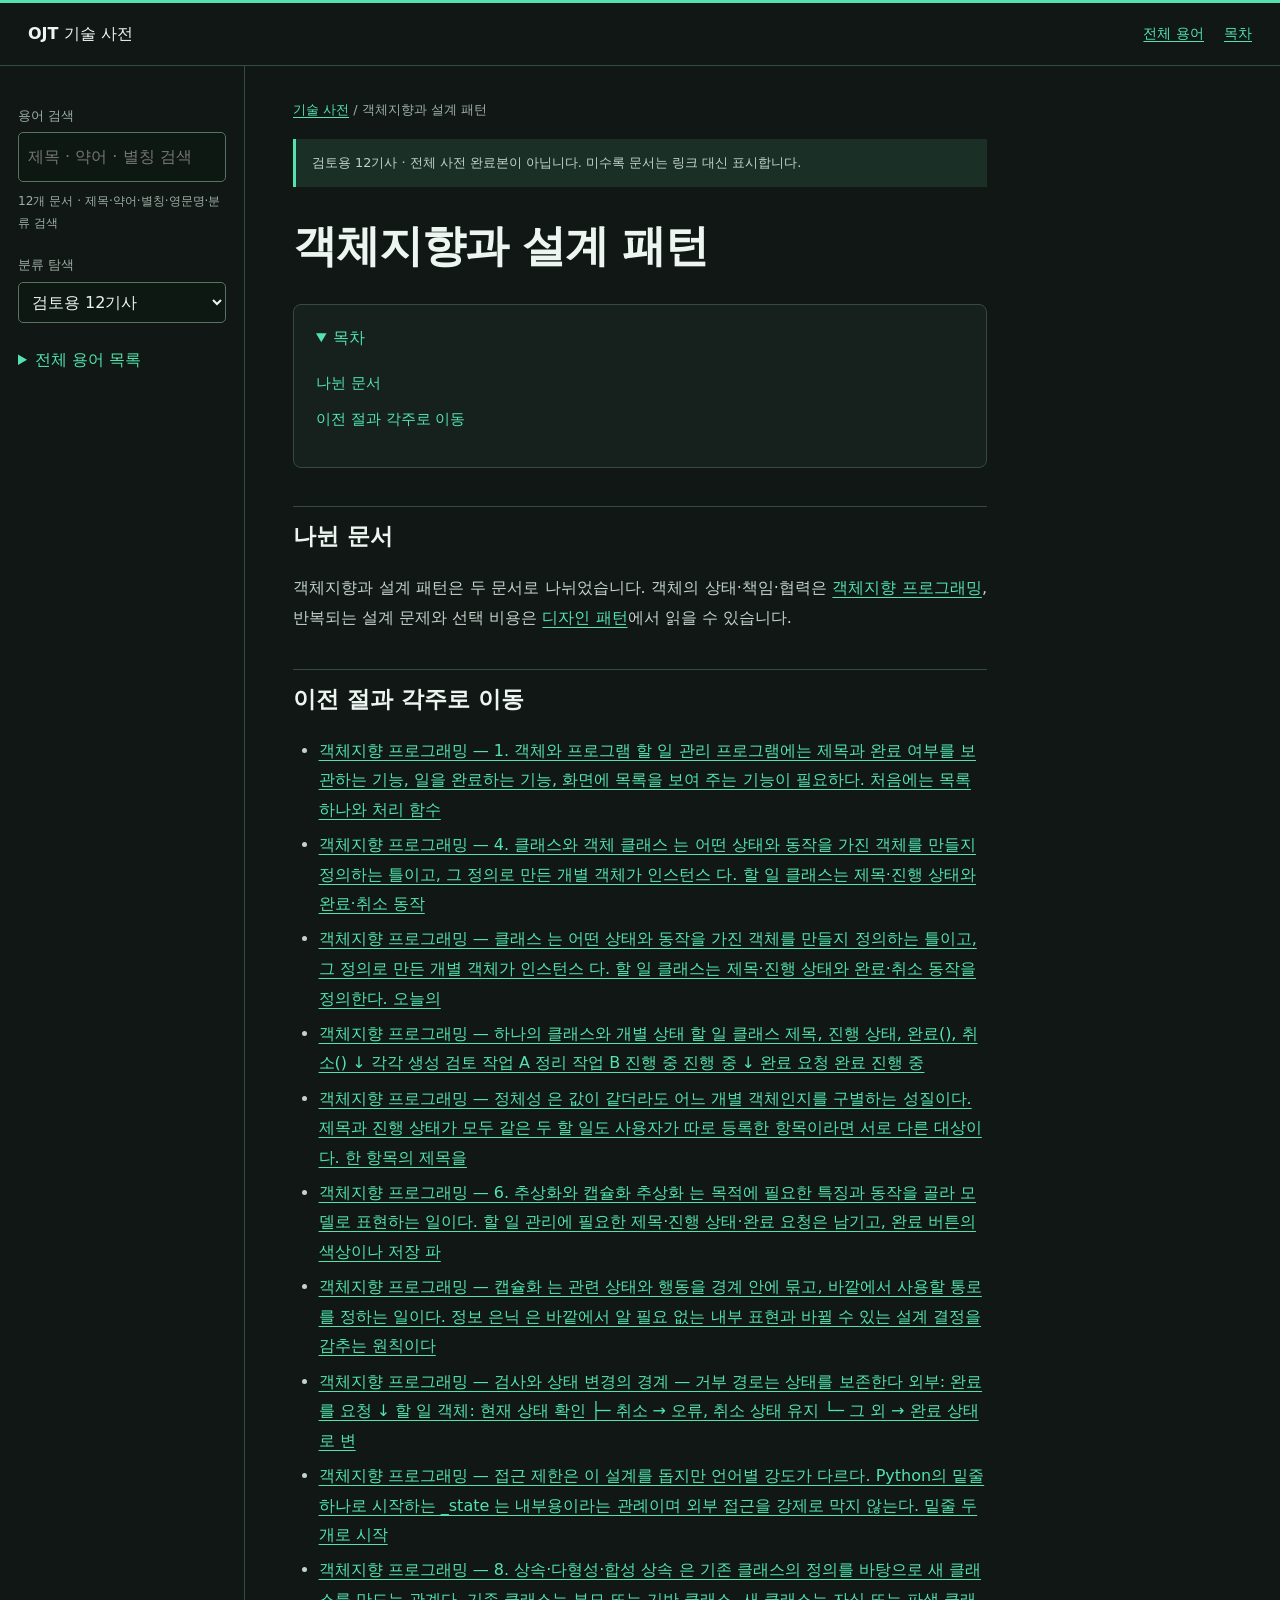
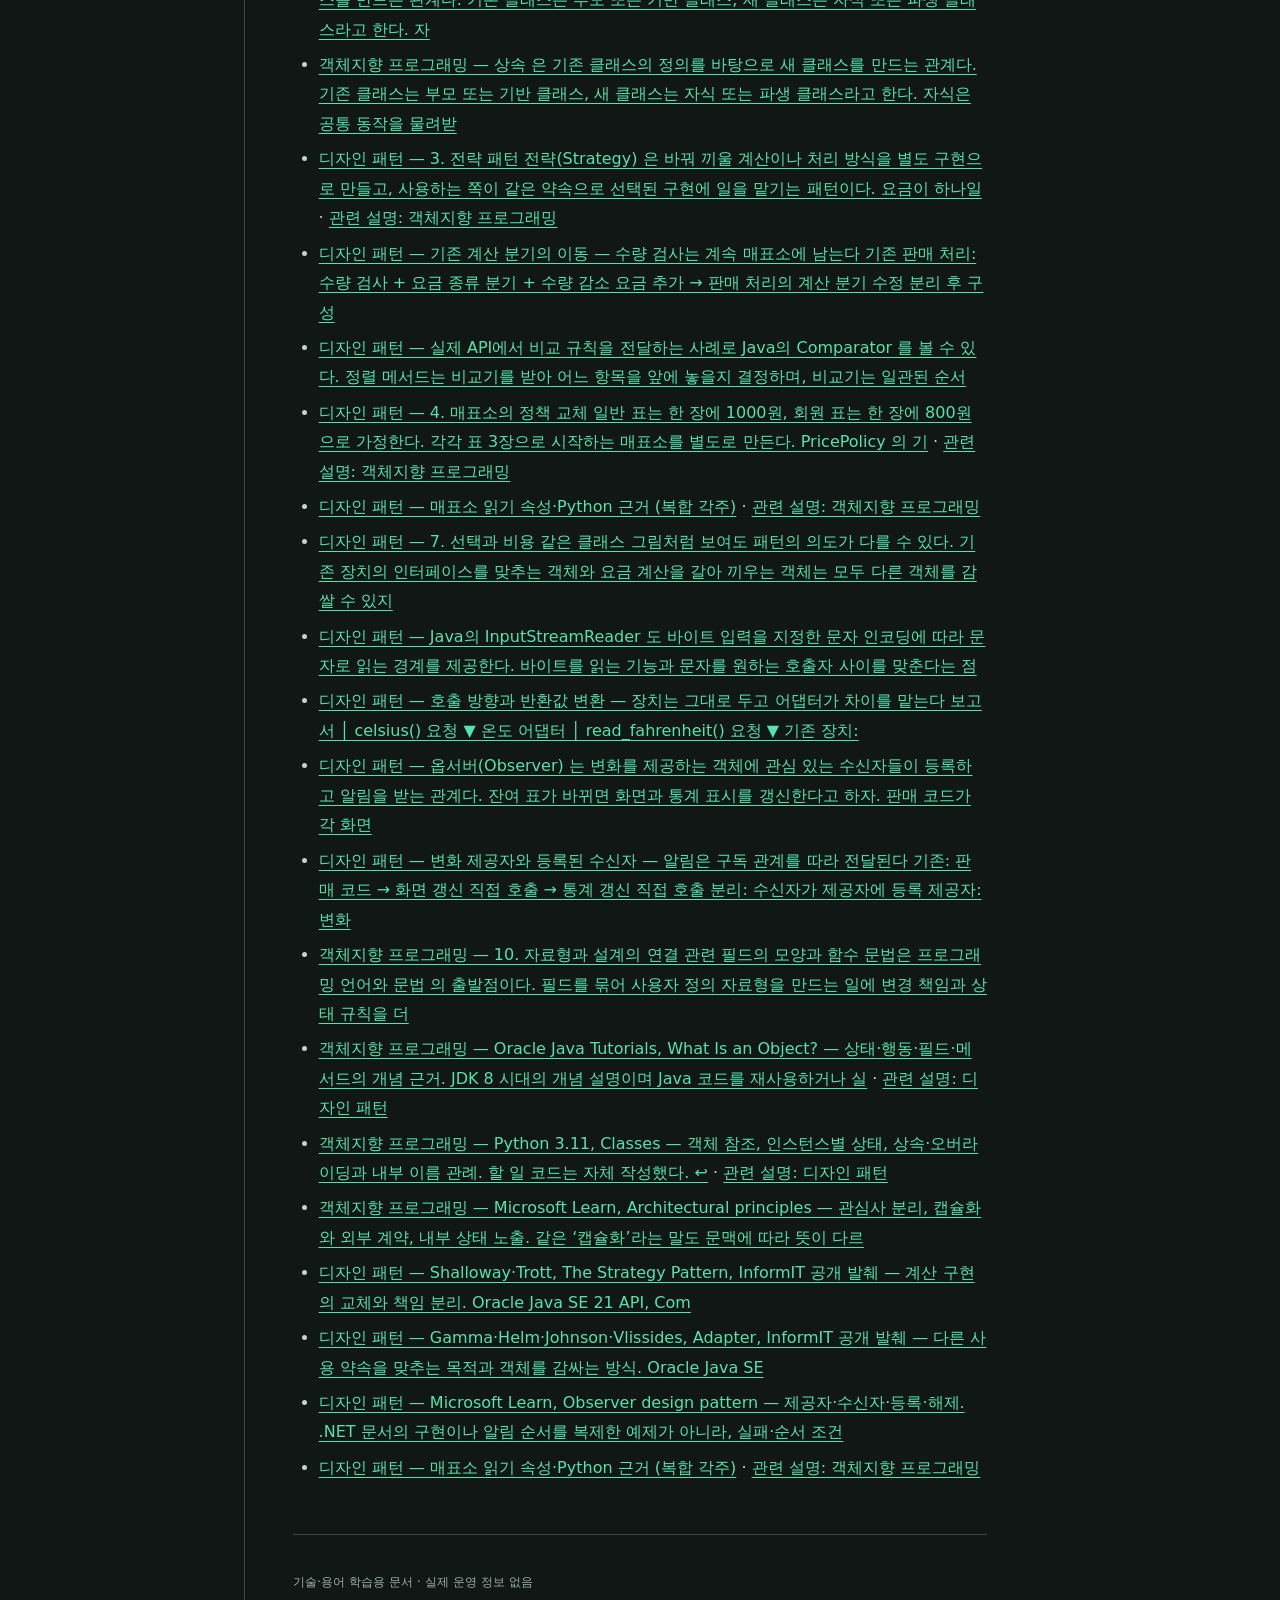
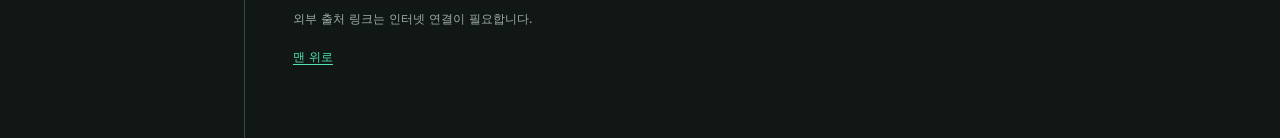
<file: 객체지향과_설계_패턴.html>
<!doctype html>
<html lang="ko"><head><meta charset="utf-8"><meta name="viewport" content="width=device-width, initial-scale=1"><meta name="description" content="검토용 12기사 HTML 눈검사"><title>객체지향과 설계 패턴 · OJT 기술 사전</title><script src="assets/wiki.js" defer></script><script src="assets/footnotes.js" defer></script><script src="assets/reader-content.js" defer></script><link rel="stylesheet" href="assets/pilot.css"></head>
<body class="article-page"><a class="skip-link" href="#main">본문 바로가기</a>
<header class="site-header"><a class="site-brand" href="index.html">OJT <span>기술 사전</span></a><nav aria-label="상단"><a href="index.html">전체 용어</a><a href="#toc">목차</a></nav></header>
<div class="wiki-layout">
<aside id="term-sidebar" class="sidebar" aria-label="용어 탐색"><div class="nav-inner"><label for="wiki-search">용어 검색</label><input id="wiki-search" type="search" placeholder="제목 · 약어 · 별칭 검색" autocomplete="off" role="combobox" aria-autocomplete="list" aria-expanded="false" aria-controls="search-results" aria-describedby="search-status"><ul id="search-results" role="listbox" aria-label="검색 제안" hidden></ul><div class="search-status" id="search-status" role="status" aria-live="polite">12개 용어</div><label for="category-filter">분류 탐색</label><select id="category-filter"><option value="">검토용 12기사</option></select><details class="all-terms"><summary>전체 용어 목록</summary><nav aria-label="기술 용어 목록"><ol><li data-category="검토용 12기사" data-search="요구사항과 분석 모델 requirements_models"><a href="요구사항과_분석_모델.html">요구사항과 분석 모델</a></li><li data-category="검토용 12기사" data-search="사용자 인터페이스 설계 ui_design"><a href="사용자_화면_설계.html">사용자 인터페이스 설계</a></li><li data-category="검토용 12기사" data-search="자료구조와 알고리즘 data_structures"><a href="자료구조와_알고리즘_선택.html">자료구조와 알고리즘</a></li><li data-category="검토용 12기사" data-search="프로그래밍 언어와 문법 programming_foundations"><a href="프로그래밍_언어와_기본_문법.html">프로그래밍 언어와 문법</a></li><li data-category="검토용 12기사" data-search="소프트웨어 아키텍처와 모듈 software_architecture"><a href="소프트웨어_구조와_모듈.html">소프트웨어 아키텍처와 모듈</a></li><li data-category="검토용 12기사" data-search="OOP 객체지향 객체지향 프로그래밍 Object-Oriented Programming 객체지향과 설계 패턴"><a href="객체지향_프로그래밍.html">객체지향 프로그래밍</a></li><li data-category="검토용 12기사" data-search="디자인 패턴 설계 패턴 Design Patterns GoF 객체지향과 설계 패턴"><a href="디자인_패턴.html">디자인 패턴</a></li><li data-category="검토용 12기사" data-search="관계형 데이터베이스 rdbms"><a href="관계형_데이터베이스.html">관계형 데이터베이스</a></li><li data-category="검토용 12기사" data-search="운영체제 operating_system"><a href="운영체제.html">운영체제</a></li><li data-category="검토용 12기사" data-search="HTTP http"><a href="HTTP와_웹_요청.html">HTTP</a></li><li data-category="검토용 12기사" data-search="해싱 hashing"><a href="해싱.html">해싱</a></li><li data-category="검토용 12기사" data-search="XSS Cross-Site Scripting 크로스사이트 스크립팅"><a href="XSS.html">XSS</a></li></ol></nav></details></div></aside>
<main class="page" id="main" tabindex="-1"><nav class="breadcrumb" aria-label="현재 위치"><a href="index.html">기술 사전</a> / 객체지향과 설계 패턴</nav><p class="pilot-notice">검토용 12기사 · 전체 사전 완료본이 아닙니다. 미수록 문서는 링크 대신 표시합니다.</p><header class="article-header"><h1>객체지향과 설계 패턴</h1></header><nav class="toc" id="toc" aria-label="이 문서의 목차"><details open><summary>목차</summary><ol class="numbered-toc"><li><a href="#split-guide">나뉜 문서</a></li><li><a href="#legacy-routes">이전 절과 각주로 이동</a></li></ol></details></nav><section id="split-guide"><h2>나뉜 문서</h2><p>객체지향과 설계 패턴은 두 문서로 나뉘었습니다. 객체의 상태·책임·협력은 <a href="객체지향_프로그래밍.html">객체지향 프로그래밍</a>, 반복되는 설계 문제와 선택 비용은 <a href="디자인_패턴.html">디자인 패턴</a>에서 읽을 수 있습니다.</p></section><section id="legacy-routes"><h2>이전 절과 각주로 이동</h2><ul><li id="definition"><a href="객체지향_프로그래밍.html#definition">객체지향 프로그래밍 — 1. 객체와 프로그램 할 일 관리 프로그램에는 제목과 완료 여부를 보관하는 기능, 일을 완료하는 기능, 화면에 목록을 보여 주는 기능이 필요하다. 처음에는 목록 하나와 처리 함수 </a></li><li id="classes-objects"><a href="객체지향_프로그래밍.html#classes-objects">객체지향 프로그래밍 — 4. 클래스와 객체 클래스 는 어떤 상태와 동작을 가진 객체를 만들지 정의하는 틀이고, 그 정의로 만든 개별 객체가 인스턴스 다. 할 일 클래스는 제목·진행 상태와 완료·취소 동작</a></li><li id="od-cite-classes"><a href="객체지향_프로그래밍.html#od-cite-classes">객체지향 프로그래밍 — 클래스 는 어떤 상태와 동작을 가진 객체를 만들지 정의하는 틀이고, 그 정의로 만든 개별 객체가 인스턴스 다. 할 일 클래스는 제목·진행 상태와 완료·취소 동작을 정의한다. 오늘의</a></li><li id="class-instances"><a href="객체지향_프로그래밍.html#class-instances">객체지향 프로그래밍 — 하나의 클래스와 개별 상태 할 일 클래스 제목, 진행 상태, 완료(), 취소() ↓ 각각 생성 검토 작업 A 정리 작업 B 진행 중 진행 중 ↓ 완료 요청 완료 진행 중</a></li><li id="od-cite-state"><a href="객체지향_프로그래밍.html#od-cite-state">객체지향 프로그래밍 — 정체성 은 값이 같더라도 어느 개별 객체인지를 구별하는 성질이다. 제목과 진행 상태가 모두 같은 두 할 일도 사용자가 따로 등록한 항목이라면 서로 다른 대상이다. 한 항목의 제목을</a></li><li id="encapsulation"><a href="객체지향_프로그래밍.html#encapsulation">객체지향 프로그래밍 — 6. 추상화와 캡슐화 추상화 는 목적에 필요한 특징과 동작을 골라 모델로 표현하는 일이다. 할 일 관리에 필요한 제목·진행 상태·완료 요청은 남기고, 완료 버튼의 색상이나 저장 파</a></li><li id="od-cite-encapsulation"><a href="객체지향_프로그래밍.html#od-cite-encapsulation">객체지향 프로그래밍 — 캡슐화 는 관련 상태와 행동을 경계 안에 묶고, 바깥에서 사용할 통로를 정하는 일이다. 정보 은닉 은 바깥에서 알 필요 없는 내부 표현과 바뀔 수 있는 설계 결정을 감추는 원칙이다</a></li><li id="encapsulation-flow"><a href="객체지향_프로그래밍.html#encapsulation-flow">객체지향 프로그래밍 — 검사와 상태 변경의 경계 — 거부 경로는 상태를 보존한다 외부: 완료를 요청 ↓ 할 일 객체: 현재 상태 확인 ├─ 취소 → 오류, 취소 상태 유지 └─ 그 외 → 완료 상태로 변</a></li><li id="od-cite-private"><a href="객체지향_프로그래밍.html#od-cite-private">객체지향 프로그래밍 — 접근 제한은 이 설계를 돕지만 언어별 강도가 다르다. Python의 밑줄 하나로 시작하는 _state 는 내부용이라는 관례이며 외부 접근을 강제로 막지 않는다. 밑줄 두 개로 시작</a></li><li id="inheritance-polymorphism"><a href="객체지향_프로그래밍.html#inheritance-polymorphism">객체지향 프로그래밍 — 8. 상속·다형성·합성 상속 은 기존 클래스의 정의를 바탕으로 새 클래스를 만드는 관계다. 기존 클래스는 부모 또는 기반 클래스, 새 클래스는 자식 또는 파생 클래스라고 한다. 자</a></li><li id="od-cite-inheritance"><a href="객체지향_프로그래밍.html#od-cite-inheritance">객체지향 프로그래밍 — 상속 은 기존 클래스의 정의를 바탕으로 새 클래스를 만드는 관계다. 기존 클래스는 부모 또는 기반 클래스, 새 클래스는 자식 또는 파생 클래스라고 한다. 자식은 공통 동작을 물려받</a></li><li id="composition-strategy"><a href="디자인_패턴.html#composition-strategy">디자인 패턴 — 3. 전략 패턴 전략(Strategy) 은 바꿔 끼울 계산이나 처리 방식을 별도 구현으로 만들고, 사용하는 쪽이 같은 약속으로 선택된 구현에 일을 맡기는 패턴이다. 요금이 하나일 </a> · <a href="객체지향_프로그래밍.html#composition">관련 설명: 객체지향 프로그래밍</a></li><li id="strategy-structure"><a href="디자인_패턴.html#strategy-structure">디자인 패턴 — 기존 계산 분기의 이동 — 수량 검사는 계속 매표소에 남는다 기존 판매 처리: 수량 검사 + 요금 종류 분기 + 수량 감소 요금 추가 → 판매 처리의 계산 분기 수정 분리 후 구성</a></li><li id="od-cite-strategy"><a href="디자인_패턴.html#od-cite-strategy">디자인 패턴 — 실제 API에서 비교 규칙을 전달하는 사례로 Java의 Comparator 를 볼 수 있다. 정렬 메서드는 비교기를 받아 어느 항목을 앞에 놓을지 결정하며, 비교기는 일관된 순서 </a></li><li id="worked-example"><a href="디자인_패턴.html#worked-example">디자인 패턴 — 4. 매표소의 정책 교체 일반 표는 한 장에 1000원, 회원 표는 한 장에 800원으로 가정한다. 각각 표 3장으로 시작하는 매표소를 별도로 만든다. PricePolicy 의 기</a> · <a href="객체지향_프로그래밍.html#encapsulation">관련 설명: 객체지향 프로그래밍</a></li><li id="od-cite-property"><a href="디자인_패턴.html#dp-cite-python">디자인 패턴 — 매표소 읽기 속성·Python 근거 (복합 각주)</a> · <a href="객체지향_프로그래밍.html#od-cite-property">관련 설명: 객체지향 프로그래밍</a></li><li id="pattern-choices"><a href="디자인_패턴.html#pattern-choices">디자인 패턴 — 7. 선택과 비용 같은 클래스 그림처럼 보여도 패턴의 의도가 다를 수 있다. 기존 장치의 인터페이스를 맞추는 객체와 요금 계산을 갈아 끼우는 객체는 모두 다른 객체를 감쌀 수 있지</a></li><li id="od-cite-adapter"><a href="디자인_패턴.html#od-cite-adapter">디자인 패턴 — Java의 InputStreamReader 도 바이트 입력을 지정한 문자 인코딩에 따라 문자로 읽는 경계를 제공한다. 바이트를 읽는 기능과 문자를 원하는 호출자 사이를 맞춘다는 점</a></li><li id="adapter-flow"><a href="디자인_패턴.html#adapter-flow">디자인 패턴 — 호출 방향과 반환값 변환 — 장치는 그대로 두고 어댑터가 차이를 맡는다 보고서 │ celsius() 요청 ▼ 온도 어댑터 │ read_fahrenheit() 요청 ▼ 기존 장치: </a></li><li id="od-cite-observer"><a href="디자인_패턴.html#od-cite-observer">디자인 패턴 — 옵서버(Observer) 는 변화를 제공하는 객체에 관심 있는 수신자들이 등록하고 알림을 받는 관계다. 잔여 표가 바뀌면 화면과 통계 표시를 갱신한다고 하자. 판매 코드가 각 화면</a></li><li id="observer-flow"><a href="디자인_패턴.html#observer-flow">디자인 패턴 — 변화 제공자와 등록된 수신자 — 알림은 구독 관계를 따라 전달된다 기존: 판매 코드 → 화면 갱신 직접 호출 → 통계 갱신 직접 호출 분리: 수신자가 제공자에 등록 제공자: 변화 </a></li><li id="scope-boundary"><a href="객체지향_프로그래밍.html#scope-boundary">객체지향 프로그래밍 — 10. 자료형과 설계의 연결 관련 필드의 모양과 함수 문법은 프로그래밍 언어와 문법 의 출발점이다. 필드를 묶어 사용자 정의 자료형을 만드는 일에 변경 책임과 상태 규칙을 더</a></li><li id="references"><a href="객체지향_프로그래밍.html#references">객체지향 프로그래밍 — Oracle Java Tutorials, What Is an Object? — 상태·행동·필드·메서드의 개념 근거. JDK 8 시대의 개념 설명이며 Java 코드를 재사용하거나 실</a> · <a href="디자인_패턴.html#references">관련 설명: 디자인 패턴</a></li><li id="od-ref-python"><a href="객체지향_프로그래밍.html#od-ref-python">객체지향 프로그래밍 — Python 3.11, Classes — 객체 참조, 인스턴스별 상태, 상속·오버라이딩과 내부 이름 관례. 할 일 코드는 자체 작성했다. ↩</a> · <a href="디자인_패턴.html#dp-ref-python">관련 설명: 디자인 패턴</a></li><li id="od-ref-principles"><a href="객체지향_프로그래밍.html#od-ref-principles">객체지향 프로그래밍 — Microsoft Learn, Architectural principles — 관심사 분리, 캡슐화와 외부 계약, 내부 상태 노출. 같은 ‘캡슐화’라는 말도 문맥에 따라 뜻이 다르</a></li><li id="od-ref-comparator"><a href="디자인_패턴.html#od-ref-comparator">디자인 패턴 — Shalloway·Trott, The Strategy Pattern, InformIT 공개 발췌 — 계산 구현의 교체와 책임 분리. Oracle Java SE 21 API, Com</a></li><li id="od-ref-adapter"><a href="디자인_패턴.html#od-ref-adapter">디자인 패턴 — Gamma·Helm·Johnson·Vlissides, Adapter, InformIT 공개 발췌 — 다른 사용 약속을 맞추는 목적과 객체를 감싸는 방식. Oracle Java SE</a></li><li id="od-ref-observer"><a href="디자인_패턴.html#od-ref-observer">디자인 패턴 — Microsoft Learn, Observer design pattern — 제공자·수신자·등록·해제. .NET 문서의 구현이나 알림 순서를 복제한 예제가 아니라, 실패·순서 조건</a></li><li id="od-ref-property"><a href="디자인_패턴.html#dp-ref-python">디자인 패턴 — 매표소 읽기 속성·Python 근거 (복합 각주)</a> · <a href="객체지향_프로그래밍.html#od-ref-property">관련 설명: 객체지향 프로그래밍</a></li></ul></section><footer class="site-footer"><p>기술·용어 학습용 문서 · 실제 운영 정보 없음</p><p>외부 출처 링크는 인터넷 연결이 필요합니다.</p><a href="#main">맨 위로</a></footer></main></div><div class="footnote-preview" id="footnote-preview" role="dialog" aria-label="각주 미리보기" hidden>
  <div class="footnote-preview-header"><strong id="footnote-preview-label"></strong><button type="button" aria-label="각주 미리보기 닫기">닫기</button></div>
  <div id="footnote-preview-content"></div>
</div></body></html>
</file>
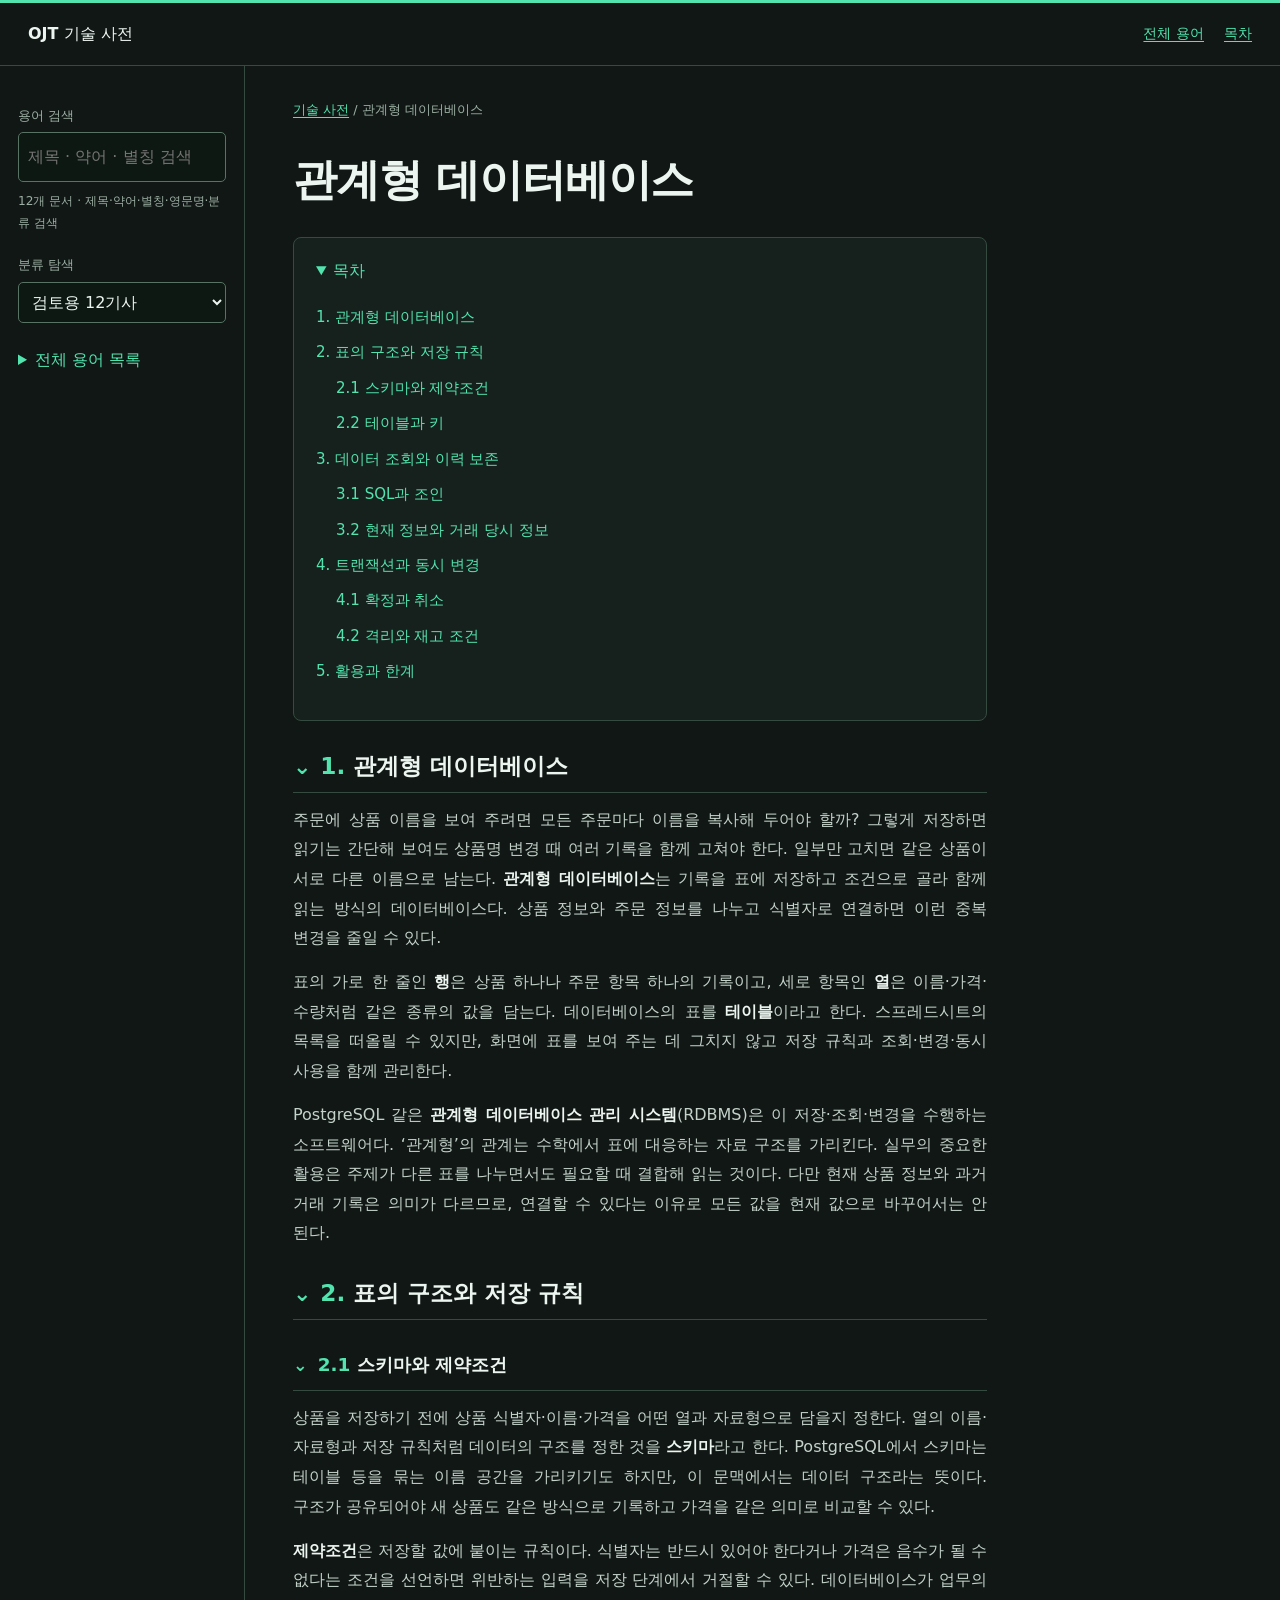
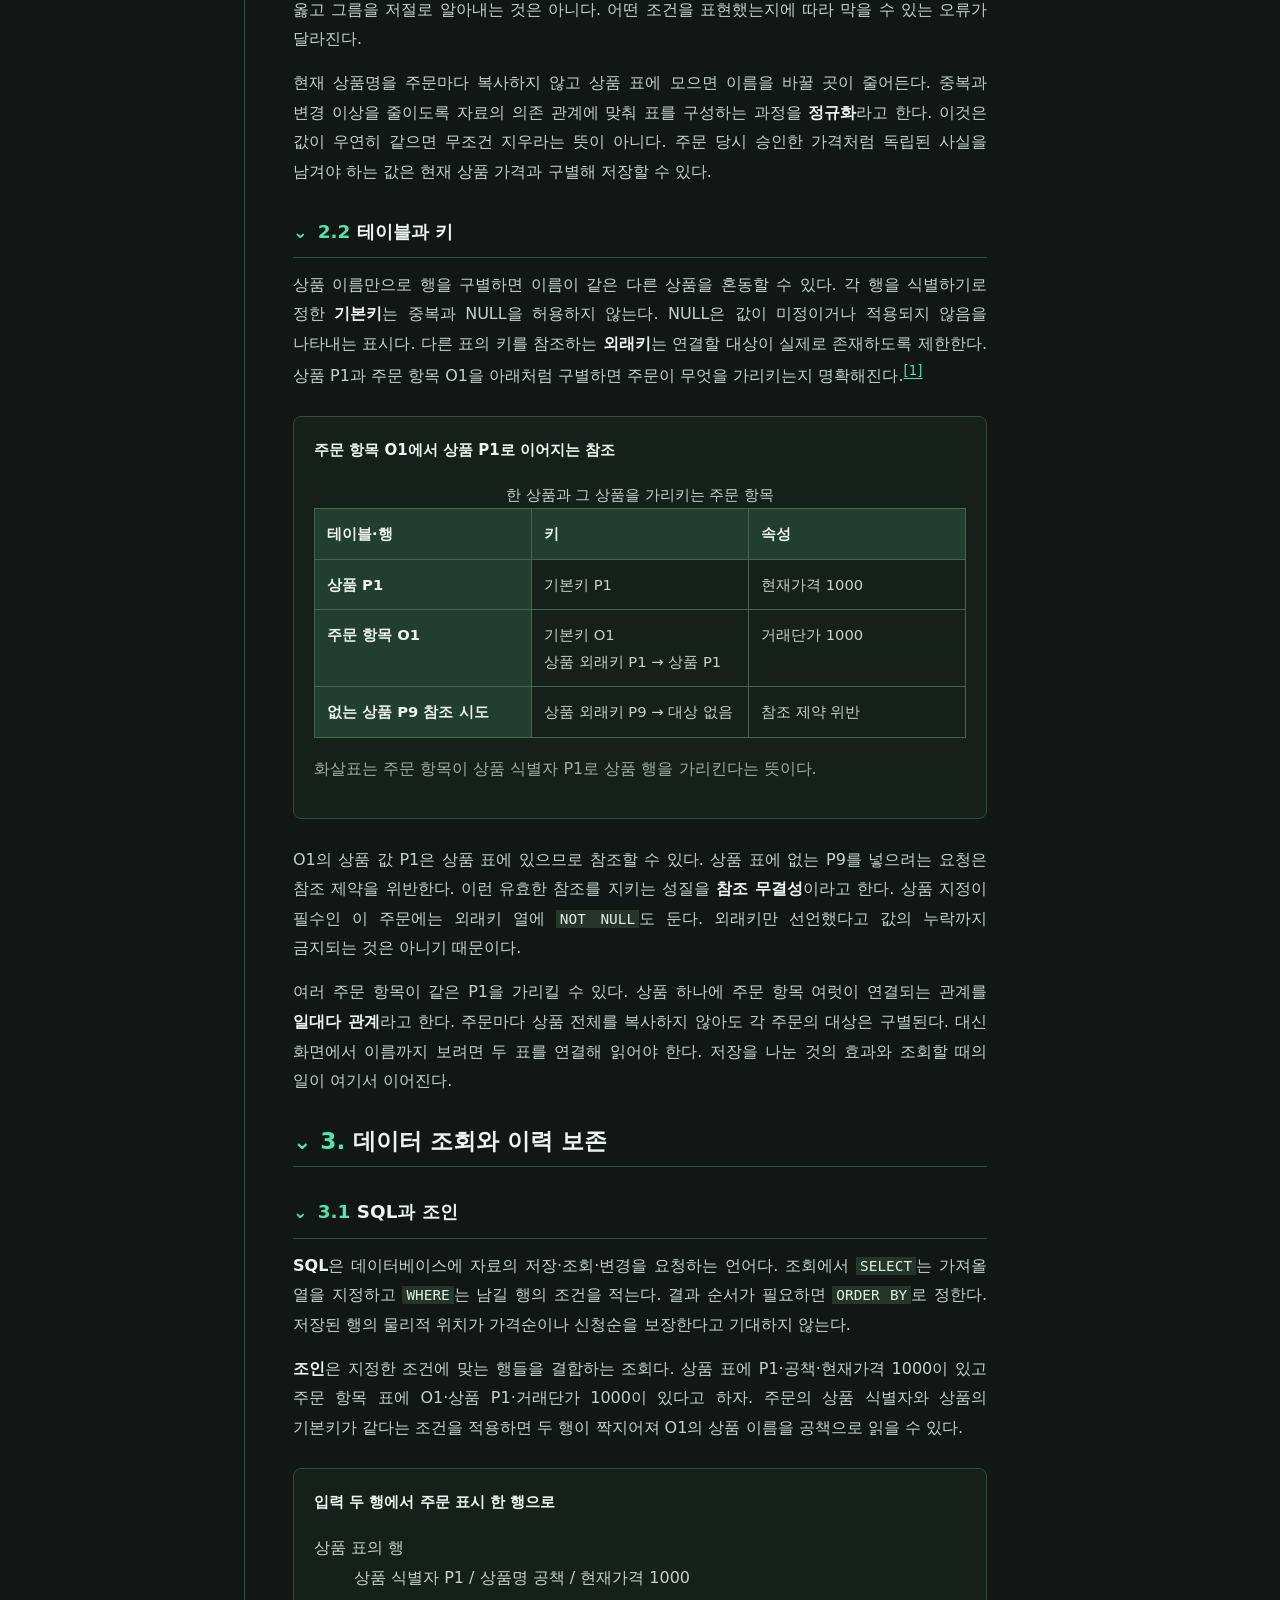
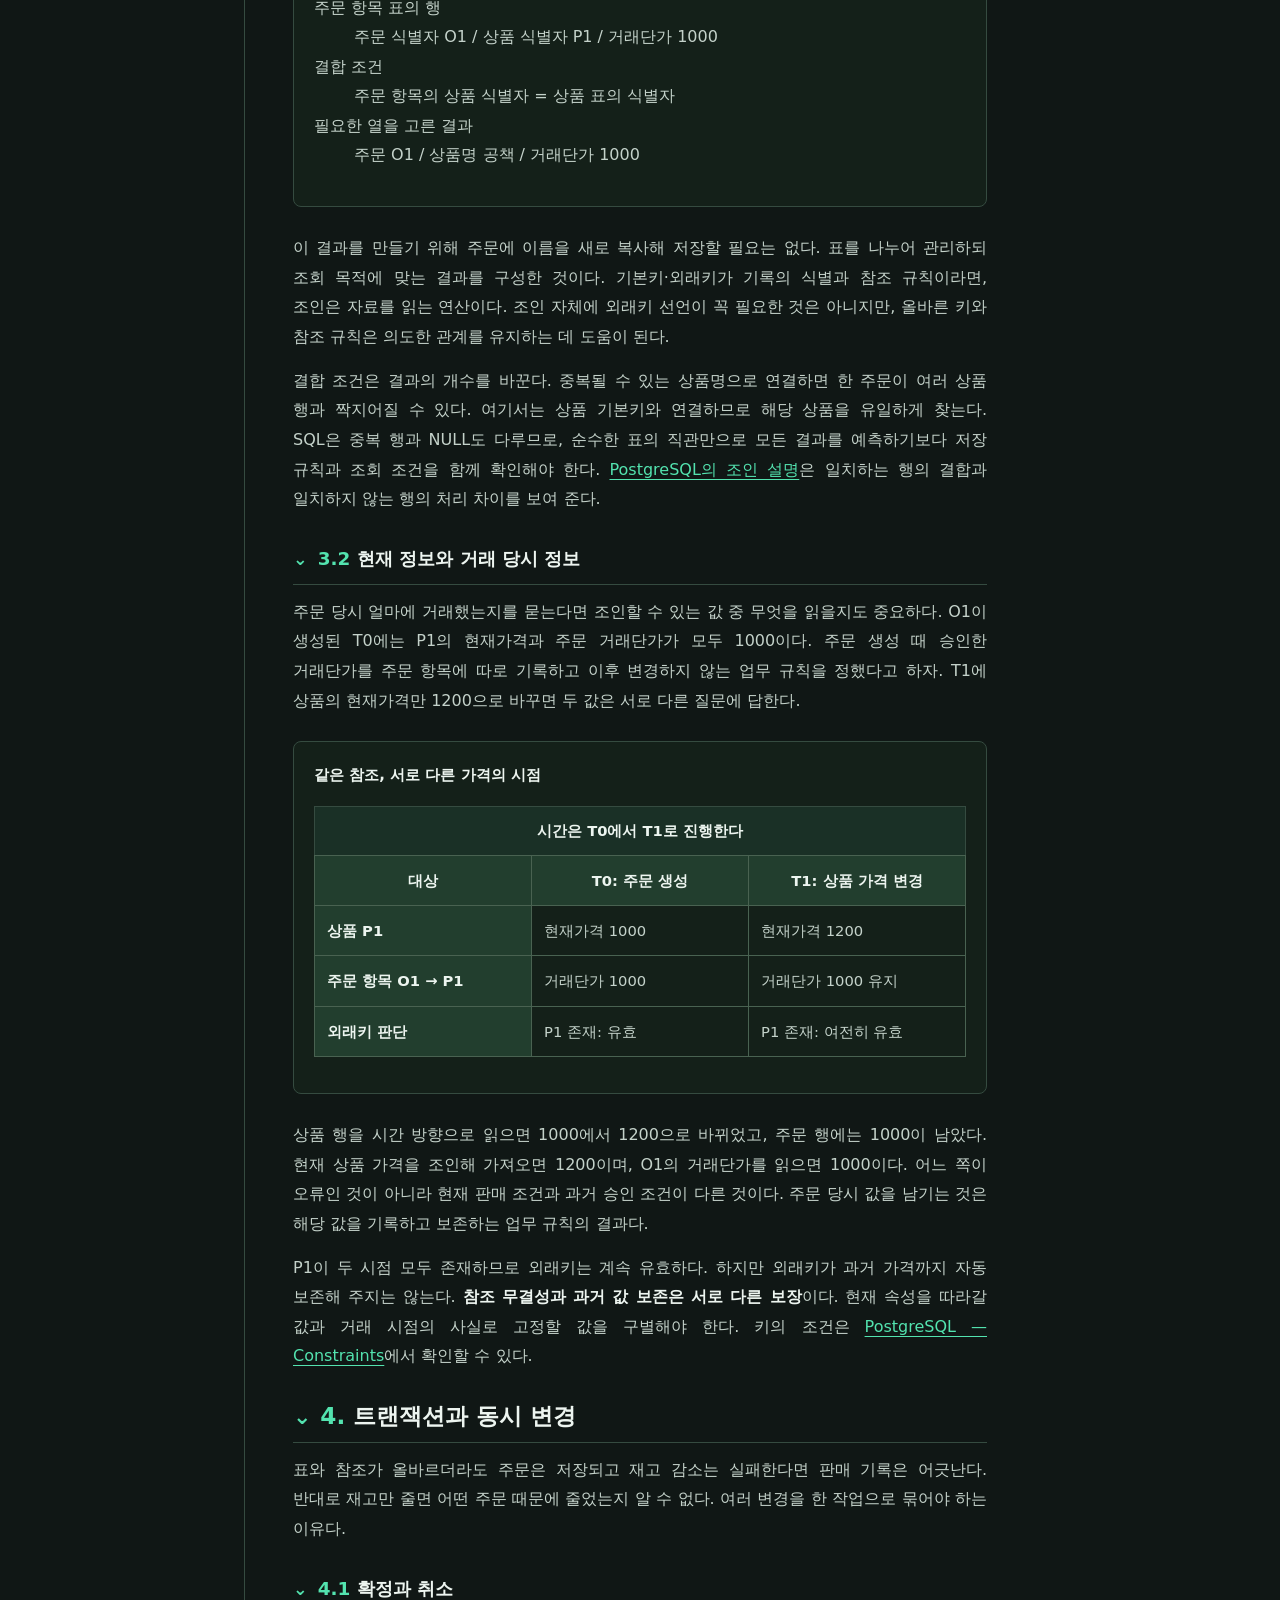
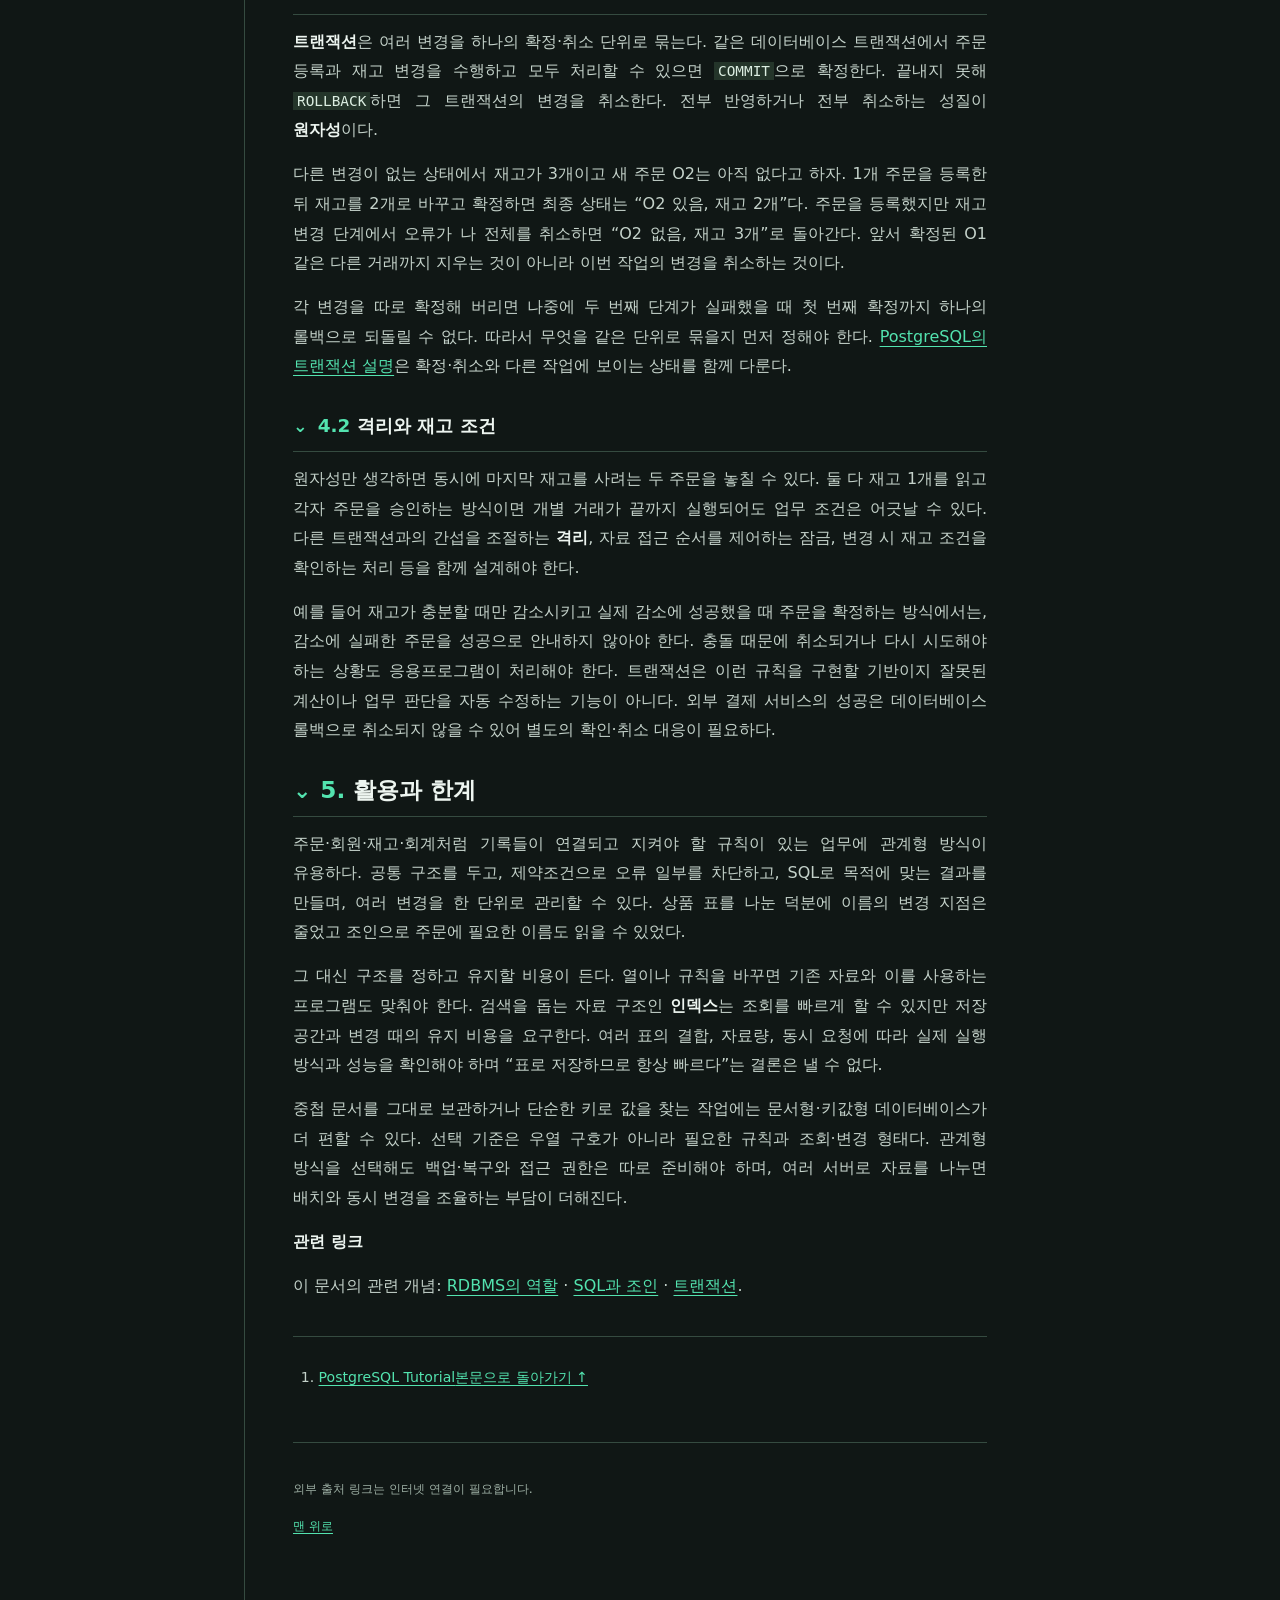
<file: 관계형_데이터베이스.html>
<!doctype html>
<html lang="ko"><head><meta charset="utf-8"><meta name="viewport" content="width=device-width, initial-scale=1"><meta name="description" content="검토용 12기사 HTML 눈검사"><title>관계형 데이터베이스 · OJT 기술 사전</title><script src="assets/wiki.js" defer></script><script src="assets/footnotes.js" defer></script><script src="assets/reader-content.js" defer></script><link rel="stylesheet" href="assets/pilot.css"><style id="batch-a-toc-style">#toc .numbered-toc,#toc .numbered-toc ol{list-style:none}#toc .numbered-toc ol{padding-inline-start:1.25rem;margin-block:.35rem}#toc a{overflow-wrap:anywhere}</style>
<link rel="stylesheet" href="assets/section-ui.css">
<script defer src="assets/section-ui.js"></script>
</head>
<body class="article-page"><a class="skip-link" href="#main">본문 바로가기</a>
<header class="site-header"><a class="site-brand" href="index.html">OJT <span>기술 사전</span></a><nav aria-label="상단"><a href="index.html">전체 용어</a><a href="#toc">목차</a></nav></header>
<div class="wiki-layout">
<aside id="term-sidebar" class="sidebar" aria-label="용어 탐색"><div class="nav-inner"><label for="wiki-search">용어 검색</label><input id="wiki-search" type="search" placeholder="제목 · 약어 · 별칭 검색" autocomplete="off" role="combobox" aria-autocomplete="list" aria-expanded="false" aria-controls="search-results" aria-describedby="search-status"><ul id="search-results" role="listbox" aria-label="검색 제안" hidden></ul><div class="search-status" id="search-status" role="status" aria-live="polite">12개 용어</div><label for="category-filter">분류 탐색</label><select id="category-filter"><option value="">검토용 12기사</option></select><details class="all-terms"><summary>전체 용어 목록</summary><nav aria-label="기술 용어 목록"><ol><li data-category="검토용 12기사" data-search="요구사항과 분석 모델 requirements_models"><a href="요구사항과_분석_모델.html">요구사항과 분석 모델</a></li><li data-category="검토용 12기사" data-search="사용자 인터페이스 설계 ui_design"><a href="사용자_화면_설계.html">사용자 인터페이스 설계</a></li><li data-category="검토용 12기사" data-search="자료구조와 알고리즘 data_structures"><a href="자료구조와_알고리즘_선택.html">자료구조와 알고리즘</a></li><li data-category="검토용 12기사" data-search="프로그래밍 언어와 문법 programming_foundations"><a href="프로그래밍_언어와_기본_문법.html">프로그래밍 언어와 문법</a></li><li data-category="검토용 12기사" data-search="소프트웨어 아키텍처와 모듈 software_architecture"><a href="소프트웨어_구조와_모듈.html">소프트웨어 아키텍처와 모듈</a></li><li data-category="검토용 12기사" data-search="OOP 객체지향 객체지향 프로그래밍 Object-Oriented Programming 객체지향과 설계 패턴"><a href="객체지향_프로그래밍.html">객체지향 프로그래밍</a></li><li data-category="검토용 12기사" data-search="디자인 패턴 설계 패턴 Design Patterns GoF 객체지향과 설계 패턴"><a href="디자인_패턴.html">디자인 패턴</a></li><li data-category="검토용 12기사" data-search="관계형 데이터베이스 rdbms"><a href="관계형_데이터베이스.html">관계형 데이터베이스</a></li><li data-category="검토용 12기사" data-search="운영체제 operating_system"><a href="운영체제.html">운영체제</a></li><li data-category="검토용 12기사" data-search="HTTP http"><a href="HTTP와_웹_요청.html">HTTP</a></li><li data-category="검토용 12기사" data-search="해싱 hashing"><a href="해싱.html">해싱</a></li><li data-category="검토용 12기사" data-search="XSS Cross-Site Scripting 크로스사이트 스크립팅"><a href="XSS.html">XSS</a></li></ol></nav></details></div></aside>
<main class="page" id="main" tabindex="-1"><nav class="breadcrumb" aria-label="현재 위치"><a href="index.html">기술 사전</a> / 관계형 데이터베이스</nav><header class="article-header"><h1>관계형 데이터베이스</h1></header><nav aria-label="이 문서의 목차" class="toc" id="toc"><details open><summary>목차</summary><ol class="numbered-toc"><li><a href="#definition">1. 관계형 데이터베이스</a></li><li><a href="#schema">2. 표의 구조와 저장 규칙</a><ol><li><a href="#schema-rules-new">2.1 스키마와 제약조건</a></li><li><a href="#how">2.2 테이블과 키</a></li></ol></li><li><a href="#query">3. 데이터 조회와 이력 보존</a><ol><li><a href="#sql-join-new">3.1 SQL과 조인</a></li><li><a href="#depth-rdbms-1">3.2 현재 정보와 거래 당시 정보</a></li></ol></li><li><a href="#transactions">4. 트랜잭션과 동시 변경</a><ol><li><a href="#atomicity-new">4.1 확정과 취소</a></li><li><a href="#isolation-new">4.2 격리와 재고 조건</a></li></ol></li><li><a href="#uses">5. 활용과 한계</a></li></ol></details></nav>
<section id="definition"><h2>1. 관계형 데이터베이스</h2>
<p>주문에 상품 이름을 보여 주려면 모든 주문마다 이름을 복사해 두어야 할까? 그렇게 저장하면 읽기는 간단해 보여도 상품명 변경 때 여러 기록을 함께 고쳐야 한다. 일부만 고치면 같은 상품이 서로 다른 이름으로 남는다. <strong>관계형 데이터베이스</strong>는 기록을 표에 저장하고 조건으로 골라 함께 읽는 방식의 데이터베이스다. 상품 정보와 주문 정보를 나누고 식별자로 연결하면 이런 중복 변경을 줄일 수 있다.</p>
<p>표의 가로 한 줄인 <strong>행</strong>은 상품 하나나 주문 항목 하나의 기록이고, 세로 항목인 <strong>열</strong>은 이름·가격·수량처럼 같은 종류의 값을 담는다. 데이터베이스의 표를 <strong>테이블</strong>이라고 한다. 스프레드시트의 목록을 떠올릴 수 있지만, 화면에 표를 보여 주는 데 그치지 않고 저장 규칙과 조회·변경·동시 사용을 함께 관리한다.</p>
<p>PostgreSQL 같은 <strong>관계형 데이터베이스 관리 시스템</strong>(RDBMS)은 이 저장·조회·변경을 수행하는 소프트웨어다. ‘관계형’의 관계는 수학에서 표에 대응하는 자료 구조를 가리킨다. 실무의 중요한 활용은 주제가 다른 표를 나누면서도 필요할 때 결합해 읽는 것이다. 다만 현재 상품 정보와 과거 거래 기록은 의미가 다르므로, 연결할 수 있다는 이유로 모든 값을 현재 값으로 바꾸어서는 안 된다.</p></section>
<section id="schema"><h2>2. 표의 구조와 저장 규칙</h2>
<h3 id="schema-rules-new">2.1 스키마와 제약조건</h3>
<p>상품을 저장하기 전에 상품 식별자·이름·가격을 어떤 열과 자료형으로 담을지 정한다. 열의 이름·자료형과 저장 규칙처럼 데이터의 구조를 정한 것을 <strong>스키마</strong>라고 한다. PostgreSQL에서 스키마는 테이블 등을 묶는 이름 공간을 가리키기도 하지만, 이 문맥에서는 데이터 구조라는 뜻이다. 구조가 공유되어야 새 상품도 같은 방식으로 기록하고 가격을 같은 의미로 비교할 수 있다.</p>
<p><strong>제약조건</strong>은 저장할 값에 붙이는 규칙이다. 식별자는 반드시 있어야 한다거나 가격은 음수가 될 수 없다는 조건을 선언하면 위반하는 입력을 저장 단계에서 거절할 수 있다. 데이터베이스가 업무의 옳고 그름을 저절로 알아내는 것은 아니다. 어떤 조건을 표현했는지에 따라 막을 수 있는 오류가 달라진다.</p>
<p id="why">현재 상품명을 주문마다 복사하지 않고 상품 표에 모으면 이름을 바꿀 곳이 줄어든다. 중복과 변경 이상을 줄이도록 자료의 의존 관계에 맞춰 표를 구성하는 과정을 <strong>정규화</strong>라고 한다. 이것은 값이 우연히 같으면 무조건 지우라는 뜻이 아니다. 주문 당시 승인한 가격처럼 독립된 사실을 남겨야 하는 값은 현재 상품 가격과 구별해 저장할 수 있다.</p>
<section id="how"><h3>2.2 테이블과 키</h3>
<p id="example">상품 이름만으로 행을 구별하면 이름이 같은 다른 상품을 혼동할 수 있다. 각 행을 식별하기로 정한 <strong>기본키</strong>는 중복과 NULL을 허용하지 않는다. NULL은 값이 미정이거나 적용되지 않음을 나타내는 표시다. 다른 표의 키를 참조하는 <strong>외래키</strong>는 연결할 대상이 실제로 존재하도록 제한한다. 상품 P1과 주문 항목 O1을 아래처럼 구별하면 주문이 무엇을 가리키는지 명확해진다.<sup><a aria-label="각주 1: PostgreSQL Tutorial" href="#ref1" id="cite1">[1]</a></sup></p>
<figure class="visual-learning"><figcaption id="vl-rdbms-graph-title">주문 항목 O1에서 상품 P1로 이어지는 참조</figcaption><table class="vl-table"><caption>한 상품과 그 상품을 가리키는 주문 항목</caption><thead><tr><th scope="col">테이블·행</th><th scope="col">키</th><th scope="col">속성</th></tr></thead><tbody><tr><th scope="row">상품 P1</th><td>기본키 P1</td><td>현재가격 1000</td></tr><tr><th scope="row">주문 항목 O1</th><td>기본키 O1<br/>상품 외래키 P1 → 상품 P1</td><td>거래단가 1000</td></tr><tr><th scope="row">없는 상품 P9 참조 시도</th><td>상품 외래키 P9 → 대상 없음</td><td>참조 제약 위반</td></tr></tbody></table><p class="small" id="vl-rdbms-arrow">화살표는 주문 항목이 상품 식별자 P1로 상품 행을 가리킨다는 뜻이다.</p></figure>
<p>O1의 상품 값 P1은 상품 표에 있으므로 참조할 수 있다. 상품 표에 없는 P9를 넣으려는 요청은 참조 제약을 위반한다. 이런 유효한 참조를 지키는 성질을 <strong>참조 무결성</strong>이라고 한다. 상품 지정이 필수인 이 주문에는 외래키 열에 <code>NOT NULL</code>도 둔다. 외래키만 선언했다고 값의 누락까지 금지되는 것은 아니기 때문이다.</p>
<p>여러 주문 항목이 같은 P1을 가리킬 수 있다. 상품 하나에 주문 항목 여럿이 연결되는 관계를 <strong>일대다 관계</strong>라고 한다. 주문마다 상품 전체를 복사하지 않아도 각 주문의 대상은 구별된다. 대신 화면에서 이름까지 보려면 두 표를 연결해 읽어야 한다. 저장을 나눈 것의 효과와 조회할 때의 일이 여기서 이어진다.</p></section></section>
<section id="query"><h2>3. 데이터 조회와 이력 보존</h2>
<h3 id="sql-join-new">3.1 SQL과 조인</h3>
<p><strong>SQL</strong>은 데이터베이스에 자료의 저장·조회·변경을 요청하는 언어다. 조회에서 <code>SELECT</code>는 가져올 열을 지정하고 <code>WHERE</code>는 남길 행의 조건을 적는다. 결과 순서가 필요하면 <code>ORDER BY</code>로 정한다. 저장된 행의 물리적 위치가 가격순이나 신청순을 보장한다고 기대하지 않는다.</p>
<p><strong>조인</strong>은 지정한 조건에 맞는 행들을 결합하는 조회다. 상품 표에 P1·공책·현재가격 1000이 있고 주문 항목 표에 O1·상품 P1·거래단가 1000이 있다고 하자. 주문의 상품 식별자와 상품의 기본키가 같다는 조건을 적용하면 두 행이 짝지어져 O1의 상품 이름을 공책으로 읽을 수 있다.</p>
<figure id="join-trace-new"><figcaption>입력 두 행에서 주문 표시 한 행으로</figcaption><dl><dt>상품 표의 행</dt><dd>상품 식별자 P1 / 상품명 공책 / 현재가격 1000</dd><dt>주문 항목 표의 행</dt><dd>주문 식별자 O1 / 상품 식별자 P1 / 거래단가 1000</dd><dt>결합 조건</dt><dd>주문 항목의 상품 식별자 = 상품 표의 식별자</dd><dt>필요한 열을 고른 결과</dt><dd>주문 O1 / 상품명 공책 / 거래단가 1000</dd></dl></figure>
<p>이 결과를 만들기 위해 주문에 이름을 새로 복사해 저장할 필요는 없다. 표를 나누어 관리하되 조회 목적에 맞는 결과를 구성한 것이다. 기본키·외래키가 기록의 식별과 참조 규칙이라면, 조인은 자료를 읽는 연산이다. 조인 자체에 외래키 선언이 꼭 필요한 것은 아니지만, 올바른 키와 참조 규칙은 의도한 관계를 유지하는 데 도움이 된다.</p>
<p id="cautions">결합 조건은 결과의 개수를 바꾼다. 중복될 수 있는 상품명으로 연결하면 한 주문이 여러 상품 행과 짝지어질 수 있다. 여기서는 상품 기본키와 연결하므로 해당 상품을 유일하게 찾는다. SQL은 중복 행과 NULL도 다루므로, 순수한 표의 직관만으로 모든 결과를 예측하기보다 저장 규칙과 조회 조건을 함께 확인해야 한다. <a href="https://www.postgresql.org/docs/current/tutorial-join.html">PostgreSQL의 조인 설명</a>은 일치하는 행의 결합과 일치하지 않는 행의 처리 차이를 보여 준다.</p>
<section id="depth-rdbms-1"><h3>3.2 현재 정보와 거래 당시 정보</h3>
<p>주문 당시 얼마에 거래했는지를 묻는다면 조인할 수 있는 값 중 무엇을 읽을지도 중요하다. O1이 생성된 T0에는 P1의 현재가격과 주문 거래단가가 모두 1000이다. 주문 생성 때 승인한 거래단가를 주문 항목에 따로 기록하고 이후 변경하지 않는 업무 규칙을 정했다고 하자. T1에 상품의 현재가격만 1200으로 바꾸면 두 값은 서로 다른 질문에 답한다.</p>
<figure aria-labelledby="visual-rdbms-caption" class="visual-learning" id="visual-rdbms"><figcaption id="visual-rdbms-caption">같은 참조, 서로 다른 가격의 시점</figcaption><table class="vl-table"><caption>시간은 T0에서 T1로 진행한다</caption><thead><tr><th scope="col">대상</th><th scope="col">T0: 주문 생성</th><th scope="col">T1: 상품 가격 변경</th></tr></thead><tbody><tr><th scope="row">상품 P1</th><td>현재가격 1000</td><td>현재가격 1200</td></tr><tr><th scope="row">주문 항목 O1 → P1</th><td>거래단가 1000</td><td>거래단가 1000 유지</td></tr><tr><th scope="row">외래키 판단</th><td>P1 존재: 유효</td><td>P1 존재: 여전히 유효</td></tr></tbody></table></figure>
<p>상품 행을 시간 방향으로 읽으면 1000에서 1200으로 바뀌었고, 주문 행에는 1000이 남았다. 현재 상품 가격을 조인해 가져오면 1200이며, O1의 거래단가를 읽으면 1000이다. 어느 쪽이 오류인 것이 아니라 현재 판매 조건과 과거 승인 조건이 다른 것이다. 주문 당시 값을 남기는 것은 해당 값을 기록하고 보존하는 업무 규칙의 결과다.</p>
<p>P1이 두 시점 모두 존재하므로 외래키는 계속 유효하다. 하지만 외래키가 과거 가격까지 자동 보존해 주지는 않는다. <strong>참조 무결성과 과거 값 보존은 서로 다른 보장</strong>이다. 현재 속성을 따라갈 값과 거래 시점의 사실로 고정할 값을 구별해야 한다. 키의 조건은 <a href="https://www.postgresql.org/docs/current/ddl-constraints.html">PostgreSQL — Constraints</a>에서 확인할 수 있다.</p></section></section>
<section id="transactions"><h2>4. 트랜잭션과 동시 변경</h2>
<p>표와 참조가 올바르더라도 주문은 저장되고 재고 감소는 실패한다면 판매 기록은 어긋난다. 반대로 재고만 줄면 어떤 주문 때문에 줄었는지 알 수 없다. 여러 변경을 한 작업으로 묶어야 하는 이유다.</p>
<h3 id="atomicity-new">4.1 확정과 취소</h3>
<p><strong>트랜잭션</strong>은 여러 변경을 하나의 확정·취소 단위로 묶는다. 같은 데이터베이스 트랜잭션에서 주문 등록과 재고 변경을 수행하고 모두 처리할 수 있으면 <code>COMMIT</code>으로 확정한다. 끝내지 못해 <code>ROLLBACK</code>하면 그 트랜잭션의 변경을 취소한다. 전부 반영하거나 전부 취소하는 성질이 <strong>원자성</strong>이다.</p>
<p>다른 변경이 없는 상태에서 재고가 3개이고 새 주문 O2는 아직 없다고 하자. 1개 주문을 등록한 뒤 재고를 2개로 바꾸고 확정하면 최종 상태는 “O2 있음, 재고 2개”다. 주문을 등록했지만 재고 변경 단계에서 오류가 나 전체를 취소하면 “O2 없음, 재고 3개”로 돌아간다. 앞서 확정된 O1 같은 다른 거래까지 지우는 것이 아니라 이번 작업의 변경을 취소하는 것이다.</p>
<p>각 변경을 따로 확정해 버리면 나중에 두 번째 단계가 실패했을 때 첫 번째 확정까지 하나의 롤백으로 되돌릴 수 없다. 따라서 무엇을 같은 단위로 묶을지 먼저 정해야 한다. <a href="https://www.postgresql.org/docs/current/tutorial-transactions.html">PostgreSQL의 트랜잭션 설명</a>은 확정·취소와 다른 작업에 보이는 상태를 함께 다룬다.</p>
<h3 id="isolation-new">4.2 격리와 재고 조건</h3>
<p>원자성만 생각하면 동시에 마지막 재고를 사려는 두 주문을 놓칠 수 있다. 둘 다 재고 1개를 읽고 각자 주문을 승인하는 방식이면 개별 거래가 끝까지 실행되어도 업무 조건은 어긋날 수 있다. 다른 트랜잭션과의 간섭을 조절하는 <strong>격리</strong>, 자료 접근 순서를 제어하는 잠금, 변경 시 재고 조건을 확인하는 처리 등을 함께 설계해야 한다.</p>
<p>예를 들어 재고가 충분할 때만 감소시키고 실제 감소에 성공했을 때 주문을 확정하는 방식에서는, 감소에 실패한 주문을 성공으로 안내하지 않아야 한다. 충돌 때문에 취소되거나 다시 시도해야 하는 상황도 응용프로그램이 처리해야 한다. 트랜잭션은 이런 규칙을 구현할 기반이지 잘못된 계산이나 업무 판단을 자동 수정하는 기능이 아니다. 외부 결제 서비스의 성공은 데이터베이스 롤백으로 취소되지 않을 수 있어 별도의 확인·취소 대응이 필요하다.</p></section>
<section id="uses"><h2>5. 활용과 한계</h2>
<p>주문·회원·재고·회계처럼 기록들이 연결되고 지켜야 할 규칙이 있는 업무에 관계형 방식이 유용하다. 공통 구조를 두고, 제약조건으로 오류 일부를 차단하고, SQL로 목적에 맞는 결과를 만들며, 여러 변경을 한 단위로 관리할 수 있다. 상품 표를 나눈 덕분에 이름의 변경 지점은 줄었고 조인으로 주문에 필요한 이름도 읽을 수 있었다.</p>
<p>그 대신 구조를 정하고 유지할 비용이 든다. 열이나 규칙을 바꾸면 기존 자료와 이를 사용하는 프로그램도 맞춰야 한다. 검색을 돕는 자료 구조인 <strong>인덱스</strong>는 조회를 빠르게 할 수 있지만 저장 공간과 변경 때의 유지 비용을 요구한다. 여러 표의 결합, 자료량, 동시 요청에 따라 실제 실행 방식과 성능을 확인해야 하며 “표로 저장하므로 항상 빠르다”는 결론은 낼 수 없다.</p>
<p>중첩 문서를 그대로 보관하거나 단순한 키로 값을 찾는 작업에는 문서형·키값형 데이터베이스가 더 편할 수 있다. 선택 기준은 우열 구호가 아니라 필요한 규칙과 조회·변경 형태다. 관계형 방식을 선택해도 백업·복구와 접근 권한은 따로 준비해야 하며, 여러 서버로 자료를 나누면 배치와 동시 변경을 조율하는 부담이 더해진다.</p></section>
<aside aria-label="관련 링크" class="related-links" id="related"><p><strong>관련 링크</strong></p><p>이 문서의 관련 개념: <a href="#definition">RDBMS의 역할</a> · <a href="#query">SQL과 조인</a> · <a href="#transactions">트랜잭션</a>.</p></aside>
<section id="references" aria-label="출처와 각주"><ol class="refs"><li id="ref1"><a href="https://www.postgresql.org/docs/current/tutorial.html">PostgreSQL Tutorial</a><a href="#cite1" aria-label="본문 각주 1로 돌아가기">본문으로 돌아가기 ↑</a></li></ol></section><footer class="site-footer"><p>외부 출처 링크는 인터넷 연결이 필요합니다.</p><a href="#main">맨 위로</a></footer></main></div><div class="footnote-preview" id="footnote-preview" role="dialog" aria-label="각주 미리보기" hidden>
  <div class="footnote-preview-header"><strong id="footnote-preview-label"></strong><button type="button" aria-label="각주 미리보기 닫기">닫기</button></div>
  <div id="footnote-preview-content"></div>
</div></body></html>
</file>
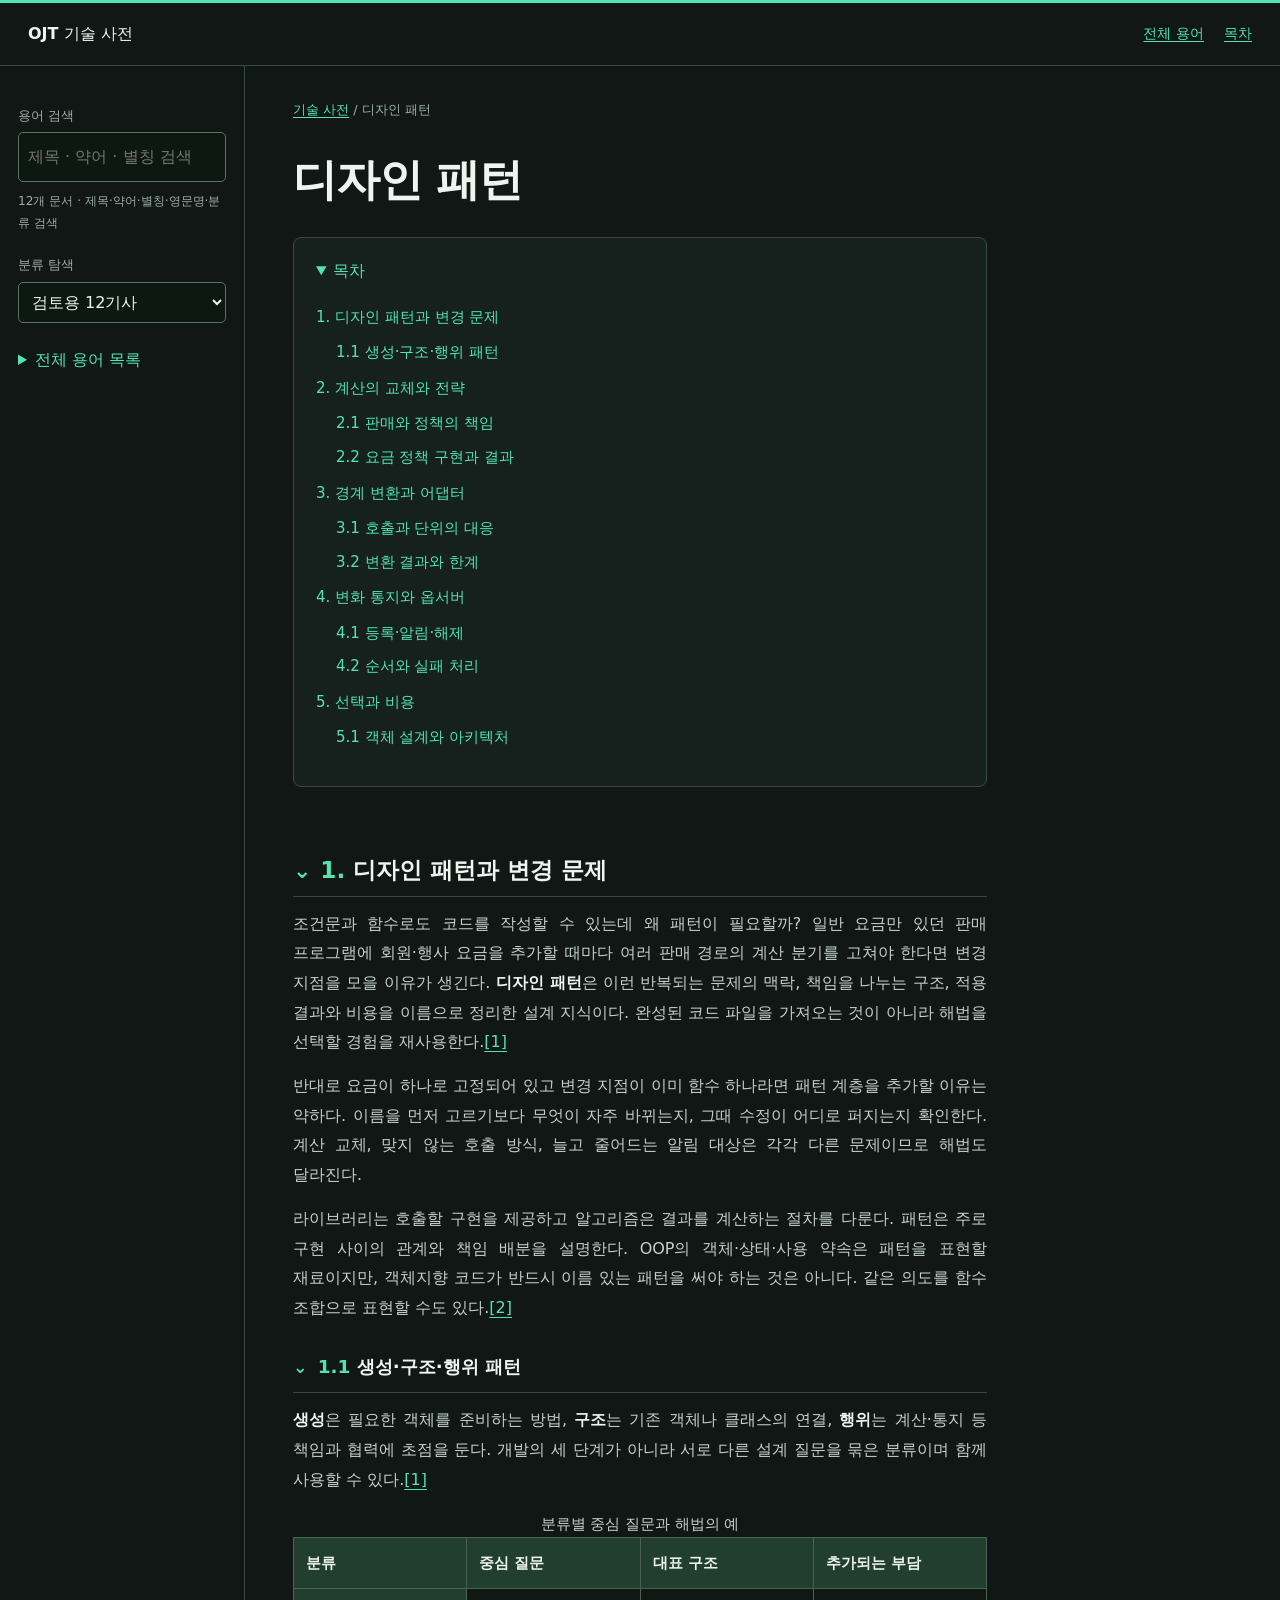
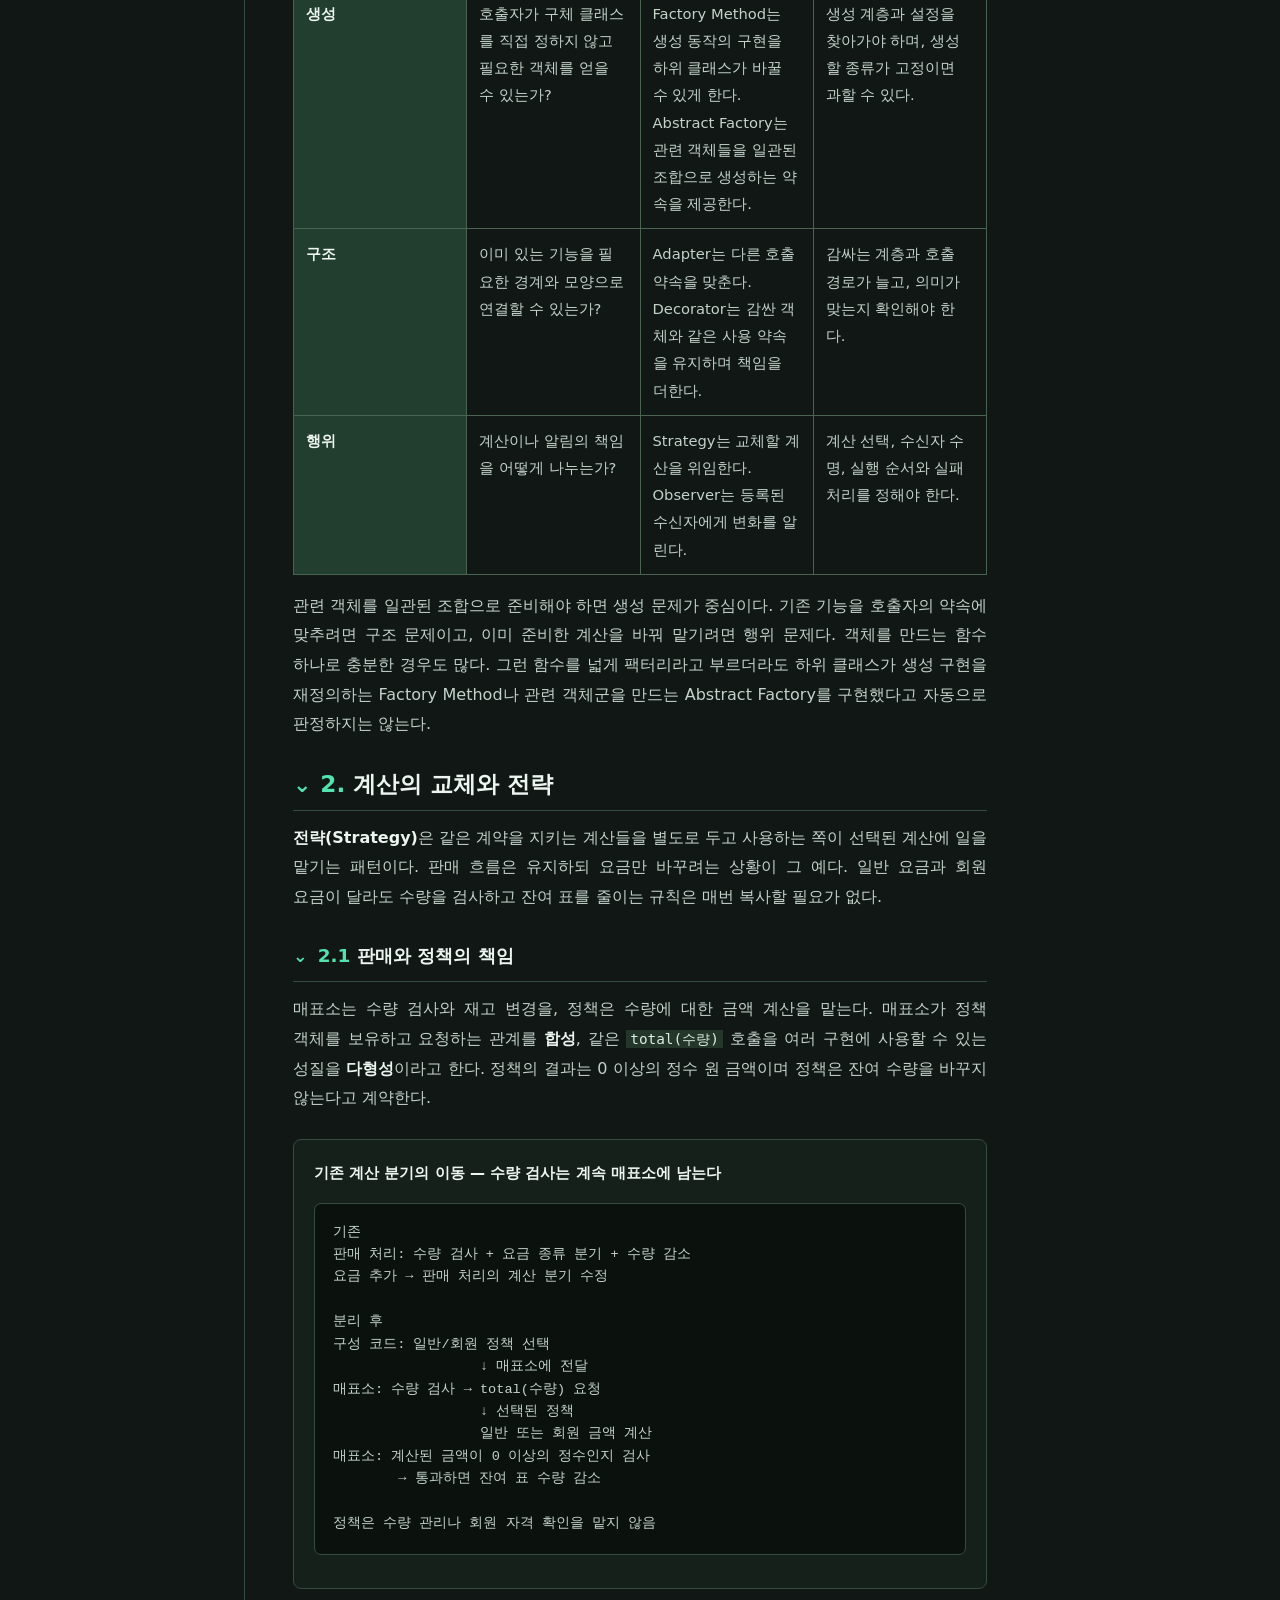
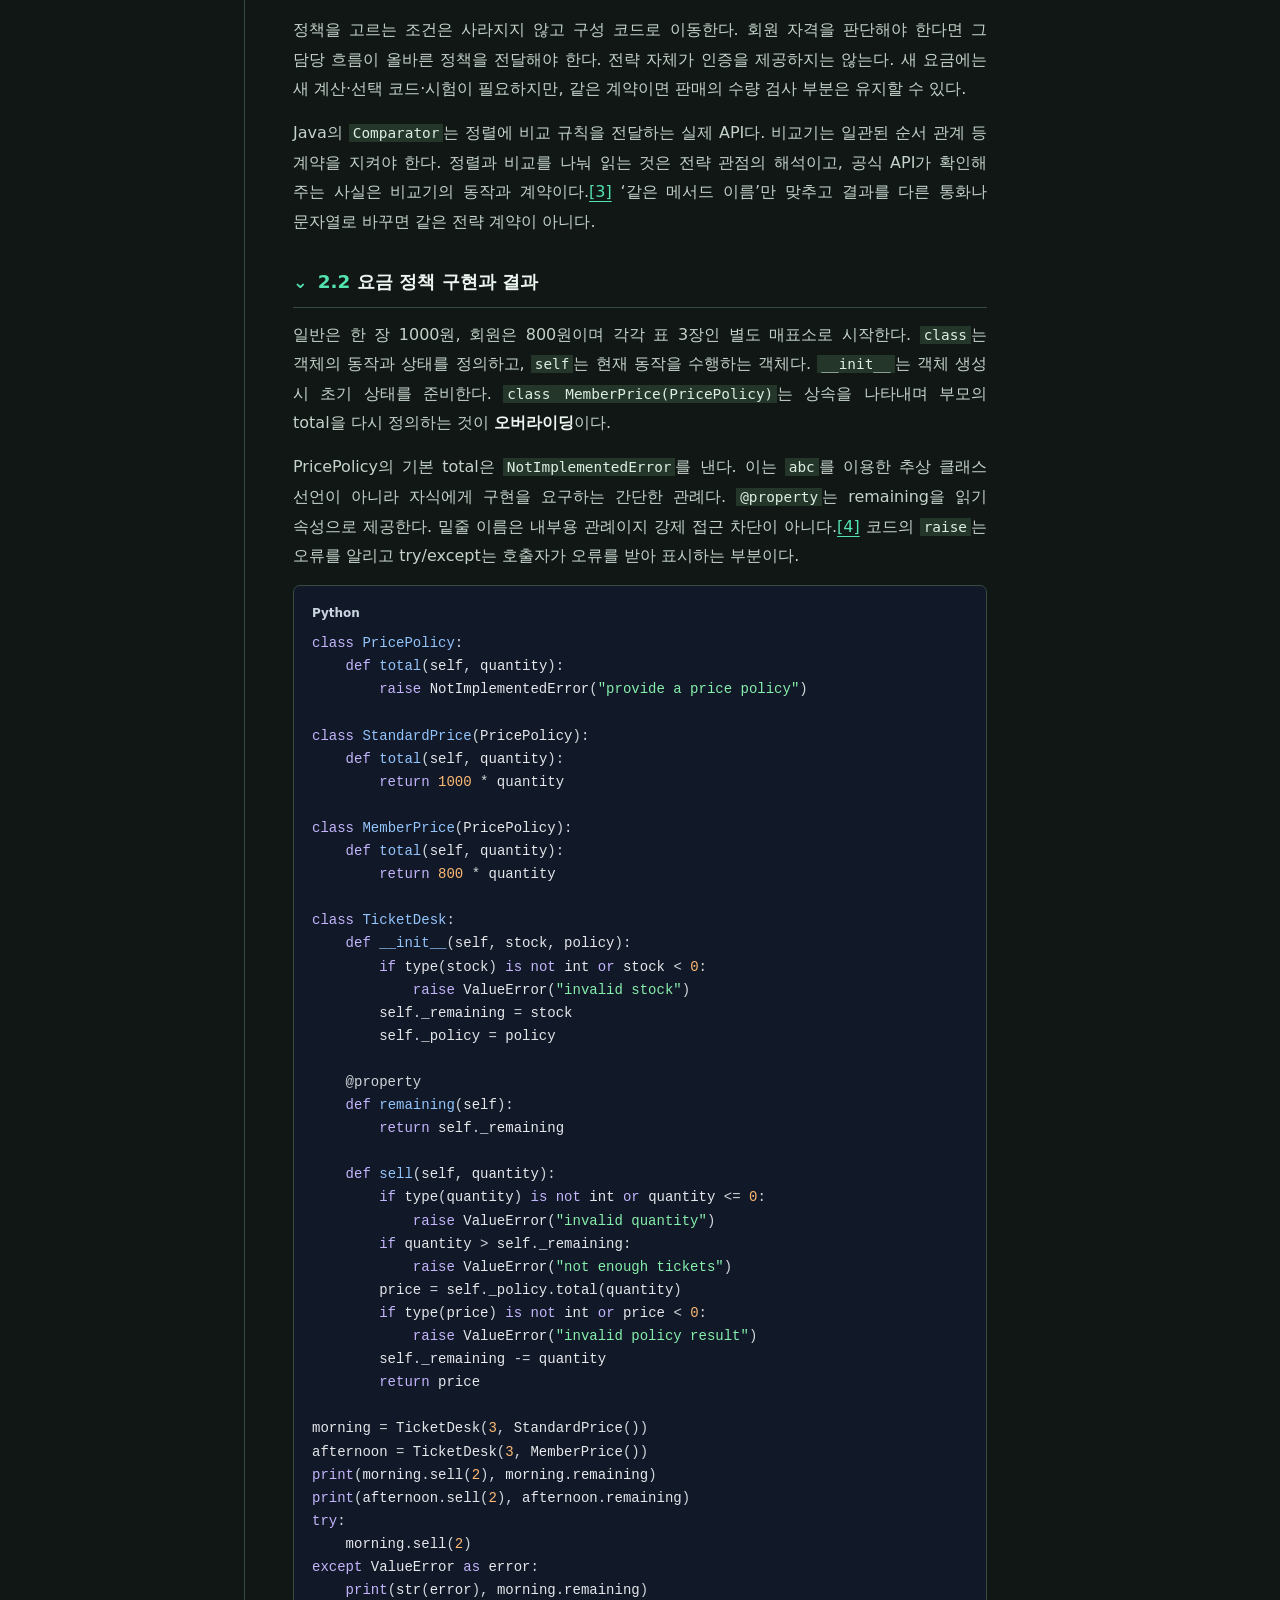
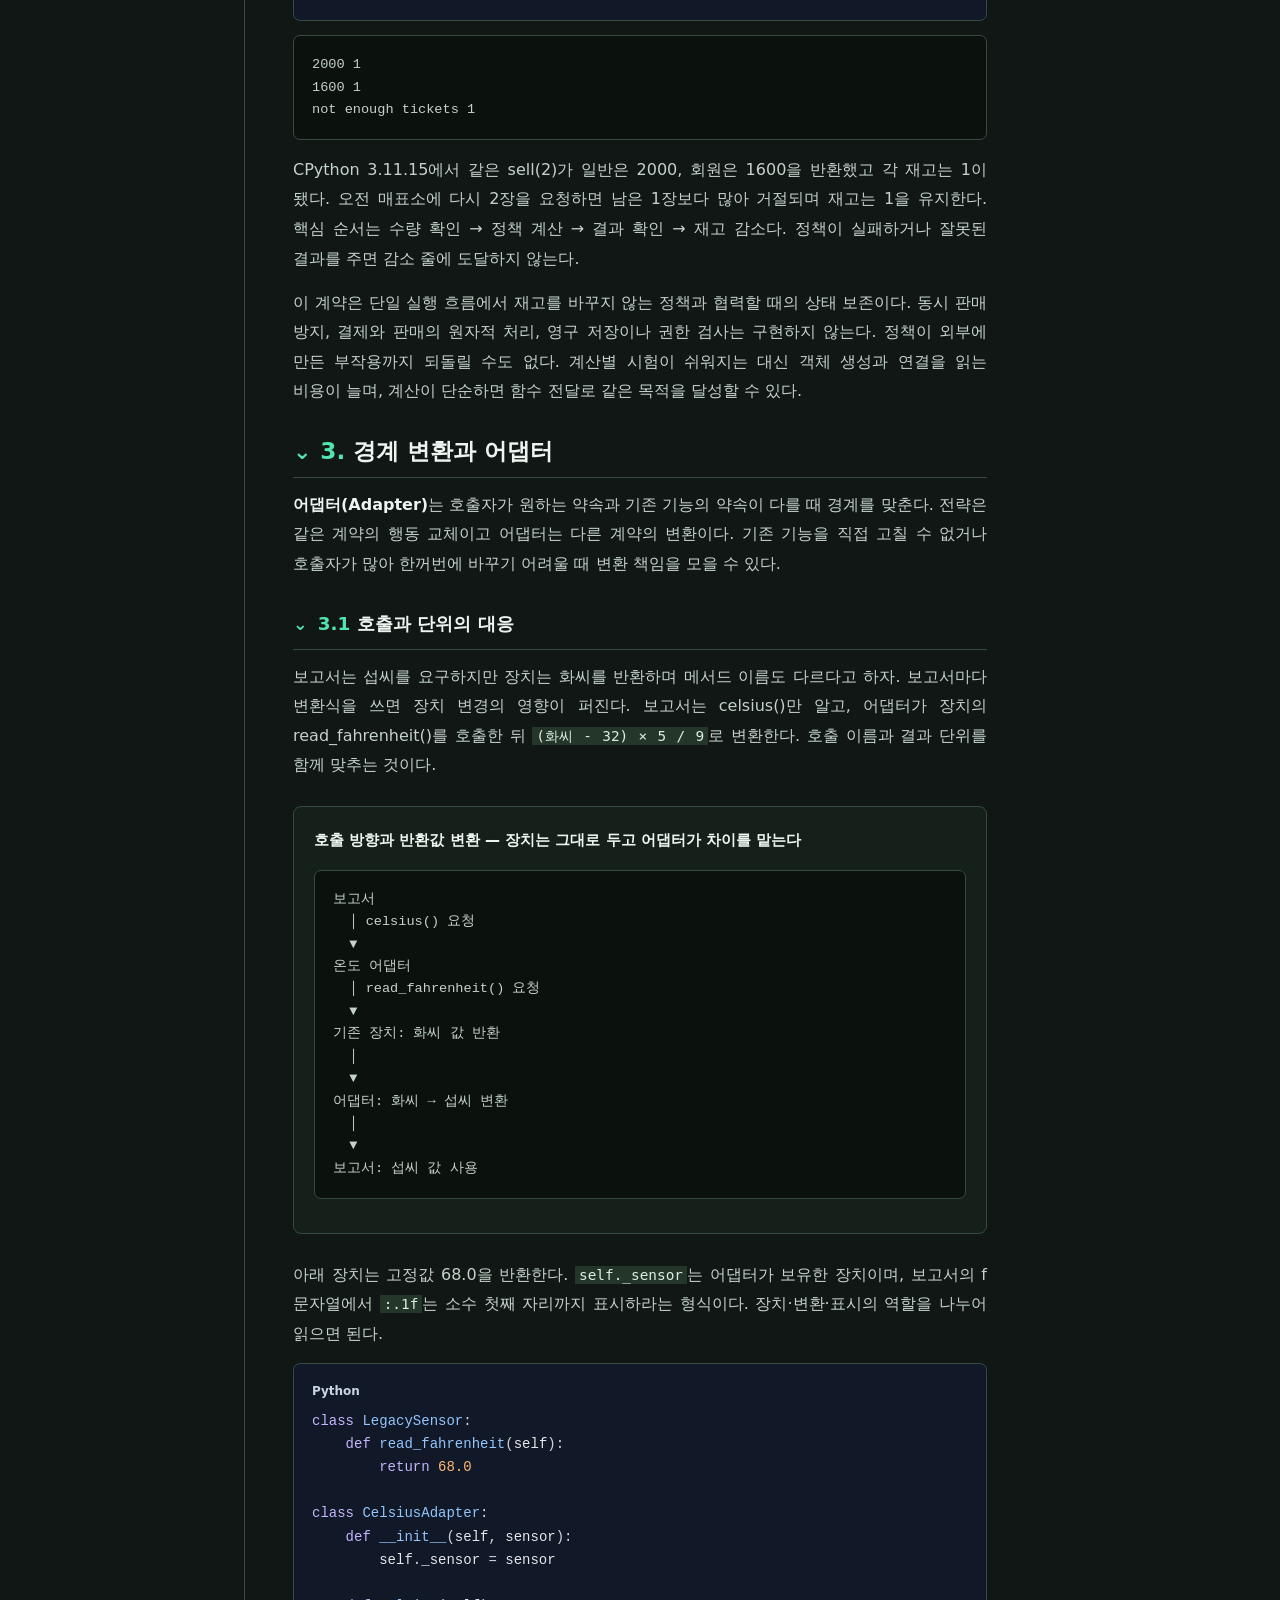
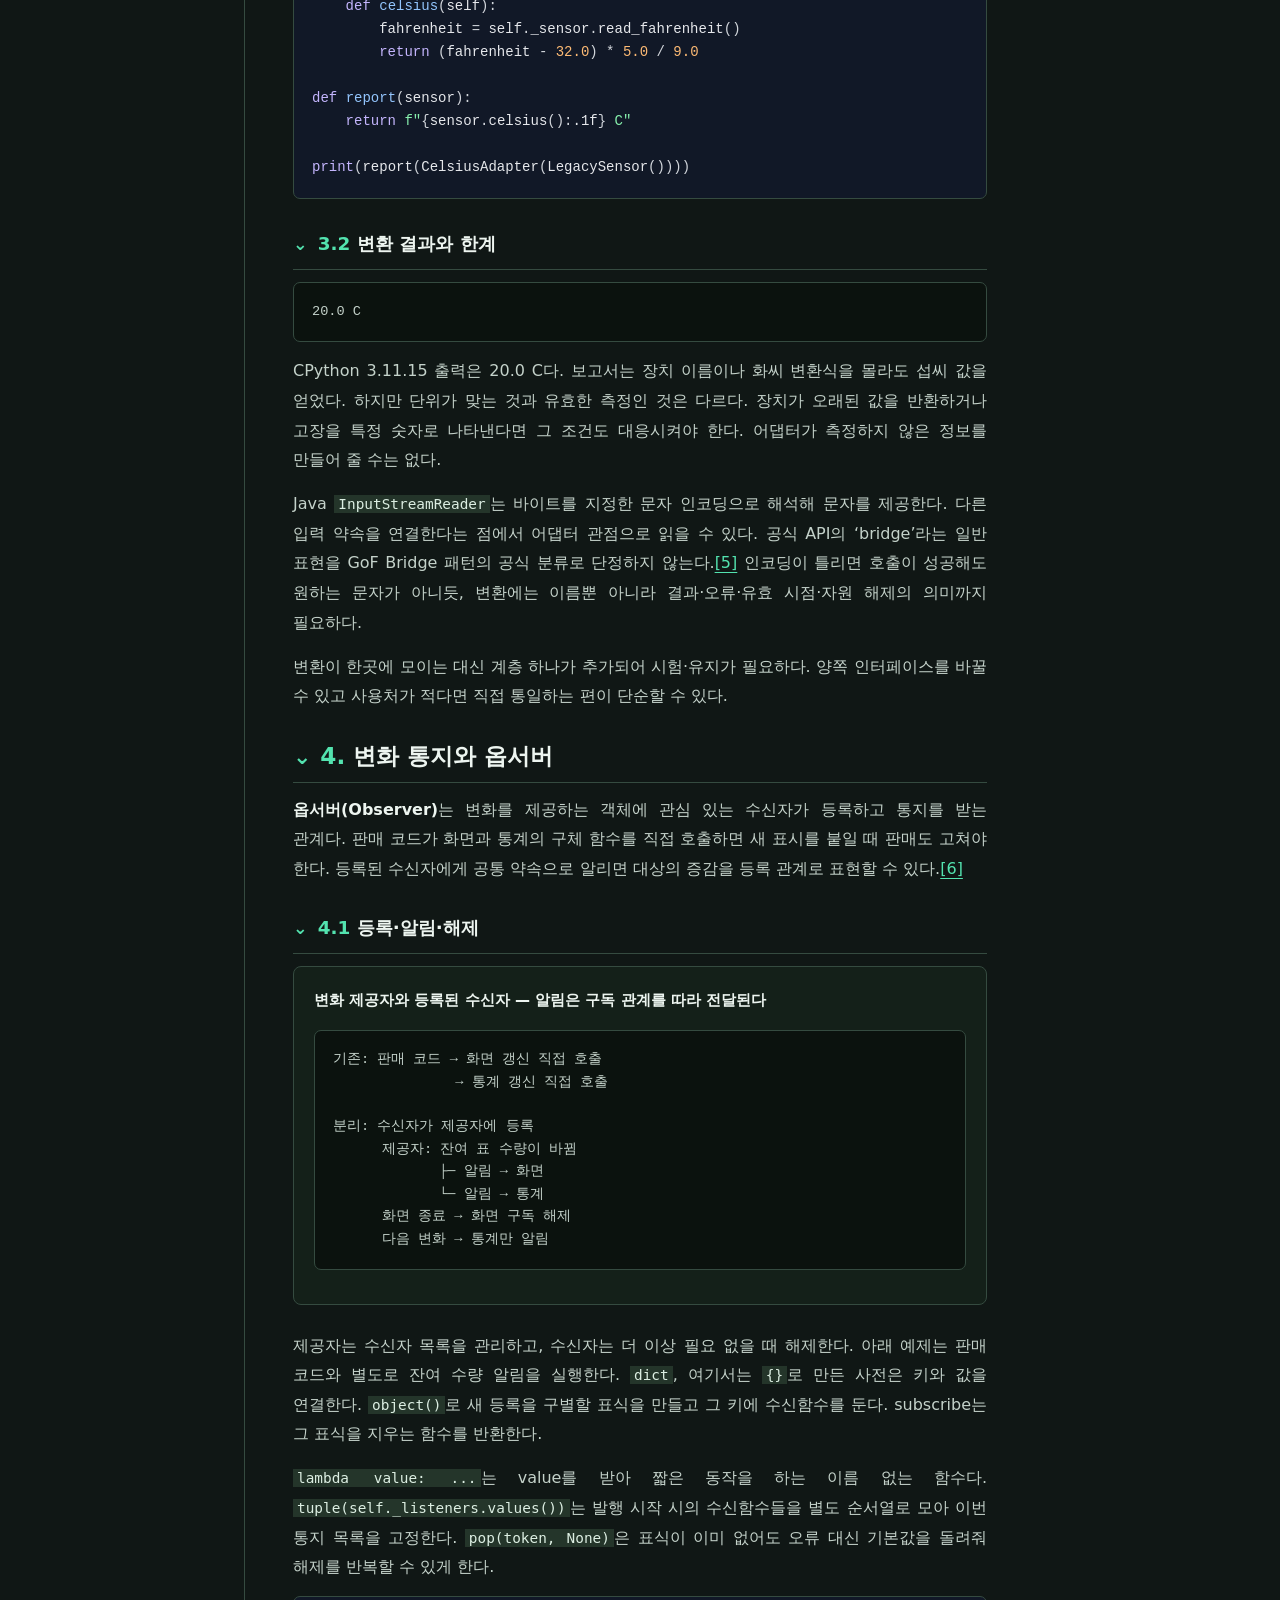
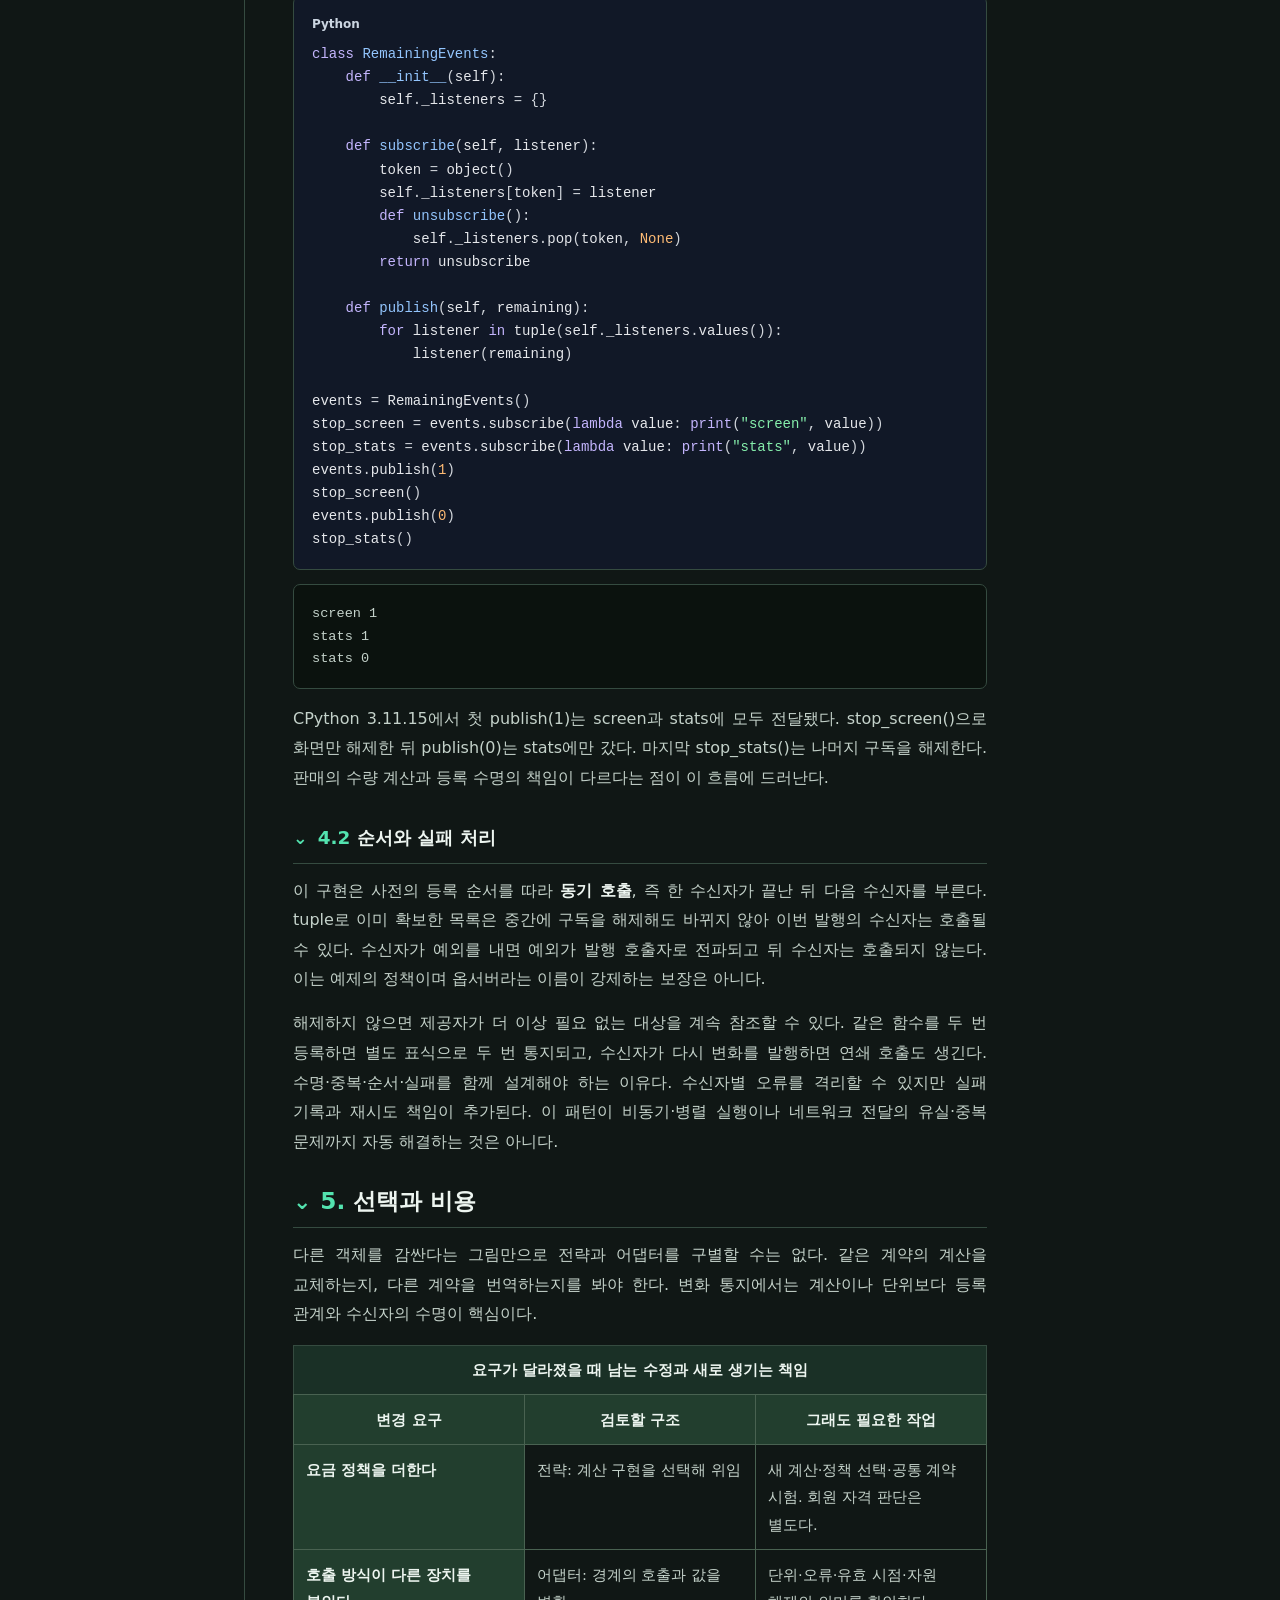
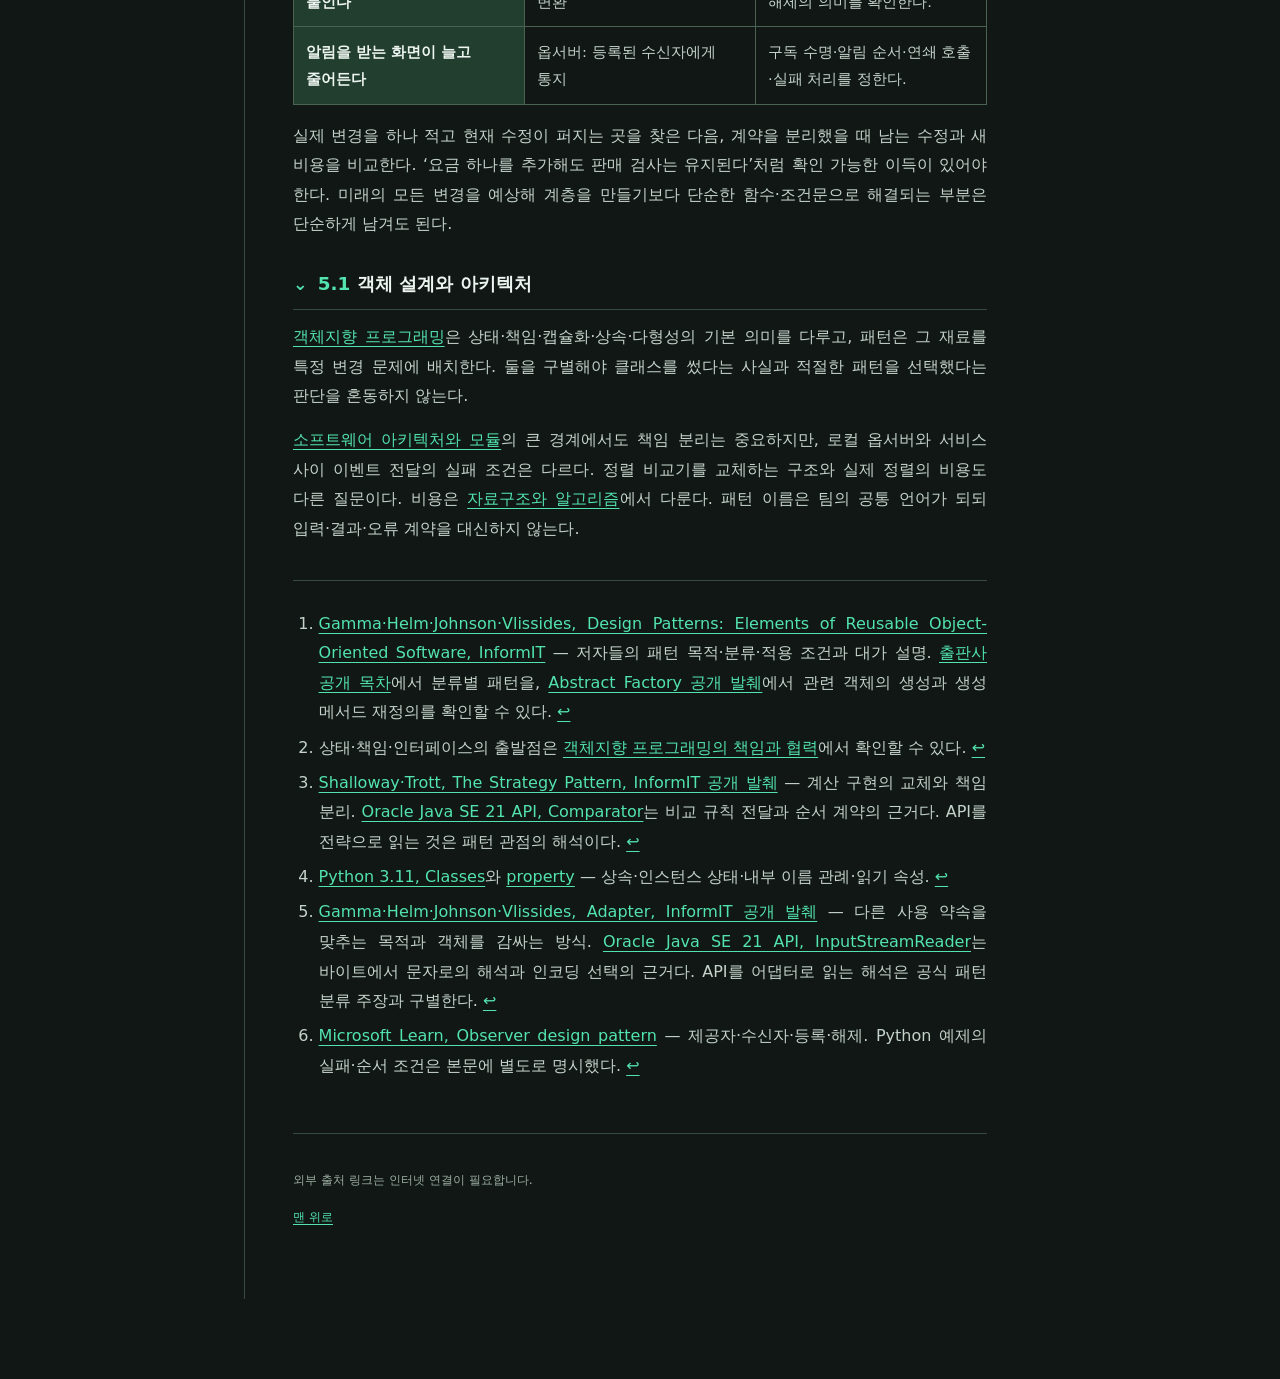
<file: 디자인_패턴.html>
<!doctype html>
<html lang="ko"><head><meta charset="utf-8"><meta name="viewport" content="width=device-width, initial-scale=1"><meta name="description" content="검토용 12기사 HTML 눈검사"><title>디자인 패턴 · OJT 기술 사전</title><script src="assets/wiki.js" defer></script><script src="assets/footnotes.js" defer></script><script src="assets/reader-content.js" defer></script><link rel="stylesheet" href="assets/pilot.css"><style id="split-shell-style">.numbered-toc{list-style:none}.split-manuscript .footnote-backref{white-space:nowrap}@media(max-width:760px){.split-manuscript table caption{display:block;width:100%;text-align:left}.split-manuscript figure::after{content:"도식이 잘리면 상자 안을 좌우로 스크롤하세요.";display:block;font-size:.78rem;color:var(--muted);margin-top:.5rem}.split-manuscript table thead{display:none}.split-manuscript table,.split-manuscript table tbody,.split-manuscript table tr,.split-manuscript table th,.split-manuscript table td{display:block;width:100%}.split-manuscript table tr{margin:14px 0;border:1px solid var(--line)}.split-manuscript table td::before{display:block;color:var(--accent);font-weight:bold}.split-manuscript #pattern-families td:nth-child(2)::before{content:"중심 질문"}.split-manuscript #pattern-families td:nth-child(3)::before{content:"대표 구조"}.split-manuscript #pattern-families td:nth-child(4)::before{content:"추가되는 부담"}.split-manuscript #pattern-choices td:nth-child(2)::before{content:"검토할 구조"}.split-manuscript #pattern-choices td:nth-child(3)::before{content:"그래도 필요한 작업"}}</style><link rel="stylesheet" href="assets/code-color.css">
<script defer src="assets/prism-local.js"></script>
<script defer src="assets/code-color.js"></script>
<style id="batch-b-toc-style">#toc .numbered-toc,#toc .numbered-toc ol{list-style:none}#toc .numbered-toc ol{padding-inline-start:1.25rem;margin-block:.35rem}#toc li{margin-block:.25rem}</style>
<link rel="stylesheet" href="assets/section-ui.css">
<script defer src="assets/section-ui.js"></script>
</head>
<body class="article-page"><a class="skip-link" href="#main">본문 바로가기</a>
<header class="site-header"><a class="site-brand" href="index.html">OJT <span>기술 사전</span></a><nav aria-label="상단"><a href="index.html">전체 용어</a><a href="#toc">목차</a></nav></header>
<div class="wiki-layout">
<aside id="term-sidebar" class="sidebar" aria-label="용어 탐색"><div class="nav-inner"><label for="wiki-search">용어 검색</label><input id="wiki-search" type="search" placeholder="제목 · 약어 · 별칭 검색" autocomplete="off" role="combobox" aria-autocomplete="list" aria-expanded="false" aria-controls="search-results" aria-describedby="search-status"><ul id="search-results" role="listbox" aria-label="검색 제안" hidden></ul><div class="search-status" id="search-status" role="status" aria-live="polite">12개 용어</div><label for="category-filter">분류 탐색</label><select id="category-filter"><option value="">검토용 12기사</option></select><details class="all-terms"><summary>전체 용어 목록</summary><nav aria-label="기술 용어 목록"><ol><li data-category="검토용 12기사" data-search="요구사항과 분석 모델 requirements_models"><a href="요구사항과_분석_모델.html">요구사항과 분석 모델</a></li><li data-category="검토용 12기사" data-search="사용자 인터페이스 설계 ui_design"><a href="사용자_화면_설계.html">사용자 인터페이스 설계</a></li><li data-category="검토용 12기사" data-search="자료구조와 알고리즘 data_structures"><a href="자료구조와_알고리즘_선택.html">자료구조와 알고리즘</a></li><li data-category="검토용 12기사" data-search="프로그래밍 언어와 문법 programming_foundations"><a href="프로그래밍_언어와_기본_문법.html">프로그래밍 언어와 문법</a></li><li data-category="검토용 12기사" data-search="소프트웨어 아키텍처와 모듈 software_architecture"><a href="소프트웨어_구조와_모듈.html">소프트웨어 아키텍처와 모듈</a></li><li data-category="검토용 12기사" data-search="OOP 객체지향 객체지향 프로그래밍 Object-Oriented Programming 객체지향과 설계 패턴"><a href="객체지향_프로그래밍.html">객체지향 프로그래밍</a></li><li data-category="검토용 12기사" data-search="디자인 패턴 설계 패턴 Design Patterns GoF 객체지향과 설계 패턴"><a href="디자인_패턴.html">디자인 패턴</a></li><li data-category="검토용 12기사" data-search="관계형 데이터베이스 rdbms"><a href="관계형_데이터베이스.html">관계형 데이터베이스</a></li><li data-category="검토용 12기사" data-search="운영체제 operating_system"><a href="운영체제.html">운영체제</a></li><li data-category="검토용 12기사" data-search="HTTP http"><a href="HTTP와_웹_요청.html">HTTP</a></li><li data-category="검토용 12기사" data-search="해싱 hashing"><a href="해싱.html">해싱</a></li><li data-category="검토용 12기사" data-search="XSS Cross-Site Scripting 크로스사이트 스크립팅"><a href="XSS.html">XSS</a></li></ol></nav></details></div></aside>
<main class="page" id="main" tabindex="-1"><nav class="breadcrumb" aria-label="현재 위치"><a href="index.html">기술 사전</a> / 디자인 패턴</nav><header class="article-header"><h1>디자인 패턴</h1></header><nav class="toc" id="toc" aria-label="이 문서의 목차"><details open><summary>목차</summary><ol class="numbered-toc"><li><a href="#definition">1. 디자인 패턴과 변경 문제</a><ol><li><a href="#pattern-families">1.1 생성·구조·행위 패턴</a></li></ol></li><li><a href="#composition-strategy">2. 계산의 교체와 전략</a><ol><li><a href="#strategy-responsibility-new">2.1 판매와 정책의 책임</a></li><li><a href="#worked-example">2.2 요금 정책 구현과 결과</a></li></ol></li><li><a href="#adapter">3. 경계 변환과 어댑터</a><ol><li><a href="#adapter-contract-new">3.1 호출과 단위의 대응</a></li><li><a href="#adapter-result-new">3.2 변환 결과와 한계</a></li></ol></li><li><a href="#observer">4. 변화 통지와 옵서버</a><ol><li><a href="#observer-subscribe-new">4.1 등록·알림·해제</a></li><li><a href="#observer-failure-new">4.2 순서와 실패 처리</a></li></ol></li><li><a href="#pattern-choices">5. 선택과 비용</a><ol><li><a href="#scope-boundary">5.1 객체 설계와 아키텍처</a></li></ol></li></ol></details></nav><div class="split-manuscript"><section id="definition"><h2>1. 디자인 패턴과 변경 문제</h2>
<p>조건문과 함수로도 코드를 작성할 수 있는데 왜 패턴이 필요할까? 일반 요금만 있던 판매 프로그램에 회원·행사 요금을 추가할 때마다 여러 판매 경로의 계산 분기를 고쳐야 한다면 변경 지점을 모을 이유가 생긴다. <strong>디자인 패턴</strong>은 이런 반복되는 문제의 맥락, 책임을 나누는 구조, 적용 결과와 비용을 이름으로 정리한 설계 지식이다. 완성된 코드 파일을 가져오는 것이 아니라 해법을 선택할 경험을 재사용한다.<a href="#dp-ref-patterns" id="dp-cite-patterns">[1]</a></p>
<p>반대로 요금이 하나로 고정되어 있고 변경 지점이 이미 함수 하나라면 패턴 계층을 추가할 이유는 약하다. 이름을 먼저 고르기보다 무엇이 자주 바뀌는지, 그때 수정이 어디로 퍼지는지 확인한다. 계산 교체, 맞지 않는 호출 방식, 늘고 줄어드는 알림 대상은 각각 다른 문제이므로 해법도 달라진다.</p>
<p>라이브러리는 호출할 구현을 제공하고 알고리즘은 결과를 계산하는 절차를 다룬다. 패턴은 주로 구현 사이의 관계와 책임 배분을 설명한다. OOP의 객체·상태·사용 약속은 패턴을 표현할 재료이지만, 객체지향 코드가 반드시 이름 있는 패턴을 써야 하는 것은 아니다. 같은 의도를 함수 조합으로 표현할 수도 있다.<a href="#dp-ref-oop" id="dp-cite-oop">[2]</a></p>
<section id="pattern-families"><h3>1.1 생성·구조·행위 패턴</h3>
<p><strong>생성</strong>은 필요한 객체를 준비하는 방법, <strong>구조</strong>는 기존 객체나 클래스의 연결, <strong>행위</strong>는 계산·통지 등 책임과 협력에 초점을 둔다. 개발의 세 단계가 아니라 서로 다른 설계 질문을 묶은 분류이며 함께 사용할 수 있다.<a href="#dp-ref-patterns" id="dp-cite-families">[1]</a></p>
<table><caption>분류별 중심 질문과 해법의 예</caption><thead><tr><th scope="col">분류</th><th scope="col">중심 질문</th><th scope="col">대표 구조</th><th scope="col">추가되는 부담</th></tr></thead><tbody>
<tr><th scope="row">생성</th><td>호출자가 구체 클래스를 직접 정하지 않고 필요한 객체를 얻을 수 있는가?</td><td>Factory Method는 생성 동작의 구현을 하위 클래스가 바꿀 수 있게 한다. Abstract Factory는 관련 객체들을 일관된 조합으로 생성하는 약속을 제공한다.</td><td>생성 계층과 설정을 찾아가야 하며, 생성할 종류가 고정이면 과할 수 있다.</td></tr>
<tr><th scope="row">구조</th><td>이미 있는 기능을 필요한 경계와 모양으로 연결할 수 있는가?</td><td>Adapter는 다른 호출 약속을 맞춘다. Decorator는 감싼 객체와 같은 사용 약속을 유지하며 책임을 더한다.</td><td>감싸는 계층과 호출 경로가 늘고, 의미가 맞는지 확인해야 한다.</td></tr>
<tr><th scope="row">행위</th><td>계산이나 알림의 책임을 어떻게 나누는가?</td><td>Strategy는 교체할 계산을 위임한다. Observer는 등록된 수신자에게 변화를 알린다.</td><td>계산 선택, 수신자 수명, 실행 순서와 실패 처리를 정해야 한다.</td></tr>
</tbody></table>
<p>관련 객체를 일관된 조합으로 준비해야 하면 생성 문제가 중심이다. 기존 기능을 호출자의 약속에 맞추려면 구조 문제이고, 이미 준비한 계산을 바꿔 맡기려면 행위 문제다. 객체를 만드는 함수 하나로 충분한 경우도 많다. 그런 함수를 넓게 팩터리라고 부르더라도 하위 클래스가 생성 구현을 재정의하는 Factory Method나 관련 객체군을 만드는 Abstract Factory를 구현했다고 자동으로 판정하지는 않는다.</p></section></section>
<section id="composition-strategy"><h2>2. 계산의 교체와 전략</h2>
<p><strong>전략(Strategy)</strong>은 같은 계약을 지키는 계산들을 별도로 두고 사용하는 쪽이 선택된 계산에 일을 맡기는 패턴이다. 판매 흐름은 유지하되 요금만 바꾸려는 상황이 그 예다. 일반 요금과 회원 요금이 달라도 수량을 검사하고 잔여 표를 줄이는 규칙은 매번 복사할 필요가 없다.</p>
<h3 id="strategy-responsibility-new">2.1 판매와 정책의 책임</h3>
<p>매표소는 수량 검사와 재고 변경을, 정책은 수량에 대한 금액 계산을 맡는다. 매표소가 정책 객체를 보유하고 요청하는 관계를 <strong>합성</strong>, 같은 <code>total(수량)</code> 호출을 여러 구현에 사용할 수 있는 성질을 <strong>다형성</strong>이라고 한다. 정책의 결과는 0 이상의 정수 원 금액이며 정책은 잔여 수량을 바꾸지 않는다고 계약한다.</p>
<figure id="strategy-structure"><figcaption>기존 계산 분기의 이동 — 수량 검사는 계속 매표소에 남는다</figcaption><pre>기존
판매 처리: 수량 검사 + 요금 종류 분기 + 수량 감소
요금 추가 → 판매 처리의 계산 분기 수정

분리 후
구성 코드: 일반/회원 정책 선택
                  ↓ 매표소에 전달
매표소: 수량 검사 → total(수량) 요청
                  ↓ 선택된 정책
                  일반 또는 회원 금액 계산
매표소: 계산된 금액이 0 이상의 정수인지 검사
        → 통과하면 잔여 표 수량 감소

정책은 수량 관리나 회원 자격 확인을 맡지 않음</pre></figure>
<p>정책을 고르는 조건은 사라지지 않고 구성 코드로 이동한다. 회원 자격을 판단해야 한다면 그 담당 흐름이 올바른 정책을 전달해야 한다. 전략 자체가 인증을 제공하지는 않는다. 새 요금에는 새 계산·선택 코드·시험이 필요하지만, 같은 계약이면 판매의 수량 검사 부분은 유지할 수 있다.</p>
<p>Java의 <code>Comparator</code>는 정렬에 비교 규칙을 전달하는 실제 API다. 비교기는 일관된 순서 관계 등 계약을 지켜야 한다. 정렬과 비교를 나눠 읽는 것은 전략 관점의 해석이고, 공식 API가 확인해 주는 사실은 비교기의 동작과 계약이다.<a href="#od-ref-comparator" id="od-cite-strategy">[3]</a> ‘같은 메서드 이름’만 맞추고 결과를 다른 통화나 문자열로 바꾸면 같은 전략 계약이 아니다.</p>
<section id="worked-example"><h3>2.2 요금 정책 구현과 결과</h3>
<p>일반은 한 장 1000원, 회원은 800원이며 각각 표 3장인 별도 매표소로 시작한다. <code>class</code>는 객체의 동작과 상태를 정의하고, <code>self</code>는 현재 동작을 수행하는 객체다. <code>__init__</code>는 객체 생성 시 초기 상태를 준비한다. <code>class MemberPrice(PricePolicy)</code>는 상속을 나타내며 부모의 total을 다시 정의하는 것이 <strong>오버라이딩</strong>이다.</p>
<p>PricePolicy의 기본 total은 <code>NotImplementedError</code>를 낸다. 이는 <code>abc</code>를 이용한 추상 클래스 선언이 아니라 자식에게 구현을 요구하는 간단한 관례다. <code>@property</code>는 remaining을 읽기 속성으로 제공한다. 밑줄 이름은 내부용 관례이지 강제 접근 차단이 아니다.<a href="#dp-ref-python" id="dp-cite-python">[4]</a> 코드의 <code>raise</code>는 오류를 알리고 try/except는 호출자가 오류를 받아 표시하는 부분이다.</p>
<pre><code class="language-python" data-example="ticket_strategy">class PricePolicy:
    def total(self, quantity):
        raise NotImplementedError("provide a price policy")

class StandardPrice(PricePolicy):
    def total(self, quantity):
        return 1000 * quantity

class MemberPrice(PricePolicy):
    def total(self, quantity):
        return 800 * quantity

class TicketDesk:
    def __init__(self, stock, policy):
        if type(stock) is not int or stock &lt; 0:
            raise ValueError("invalid stock")
        self._remaining = stock
        self._policy = policy

    @property
    def remaining(self):
        return self._remaining

    def sell(self, quantity):
        if type(quantity) is not int or quantity &lt;= 0:
            raise ValueError("invalid quantity")
        if quantity &gt; self._remaining:
            raise ValueError("not enough tickets")
        price = self._policy.total(quantity)
        if type(price) is not int or price &lt; 0:
            raise ValueError("invalid policy result")
        self._remaining -= quantity
        return price

morning = TicketDesk(3, StandardPrice())
afternoon = TicketDesk(3, MemberPrice())
print(morning.sell(2), morning.remaining)
print(afternoon.sell(2), afternoon.remaining)
try:
    morning.sell(2)
except ValueError as error:
    print(str(error), morning.remaining)
</code></pre>
<pre class="observed-output" data-for="ticket_strategy">2000 1
1600 1
not enough tickets 1</pre>
<p>CPython 3.11.15에서 같은 sell(2)가 일반은 2000, 회원은 1600을 반환했고 각 재고는 1이 됐다. 오전 매표소에 다시 2장을 요청하면 남은 1장보다 많아 거절되며 재고는 1을 유지한다. 핵심 순서는 수량 확인 → 정책 계산 → 결과 확인 → 재고 감소다. 정책이 실패하거나 잘못된 결과를 주면 감소 줄에 도달하지 않는다.</p>
<p>이 계약은 단일 실행 흐름에서 재고를 바꾸지 않는 정책과 협력할 때의 상태 보존이다. 동시 판매 방지, 결제와 판매의 원자적 처리, 영구 저장이나 권한 검사는 구현하지 않는다. 정책이 외부에 만든 부작용까지 되돌릴 수도 없다. 계산별 시험이 쉬워지는 대신 객체 생성과 연결을 읽는 비용이 늘며, 계산이 단순하면 함수 전달로 같은 목적을 달성할 수 있다.</p></section></section>
<section id="adapter"><h2>3. 경계 변환과 어댑터</h2>
<p><strong>어댑터(Adapter)</strong>는 호출자가 원하는 약속과 기존 기능의 약속이 다를 때 경계를 맞춘다. 전략은 같은 계약의 행동 교체이고 어댑터는 다른 계약의 변환이다. 기존 기능을 직접 고칠 수 없거나 호출자가 많아 한꺼번에 바꾸기 어려울 때 변환 책임을 모을 수 있다.</p>
<h3 id="adapter-contract-new">3.1 호출과 단위의 대응</h3>
<p>보고서는 섭씨를 요구하지만 장치는 화씨를 반환하며 메서드 이름도 다르다고 하자. 보고서마다 변환식을 쓰면 장치 변경의 영향이 퍼진다. 보고서는 celsius()만 알고, 어댑터가 장치의 read_fahrenheit()를 호출한 뒤 <code>(화씨 - 32) × 5 / 9</code>로 변환한다. 호출 이름과 결과 단위를 함께 맞추는 것이다.</p>
<figure id="adapter-flow"><figcaption>호출 방향과 반환값 변환 — 장치는 그대로 두고 어댑터가 차이를 맡는다</figcaption><pre>보고서
  │ celsius() 요청
  ▼
온도 어댑터
  │ read_fahrenheit() 요청
  ▼
기존 장치: 화씨 값 반환
  │
  ▼
어댑터: 화씨 → 섭씨 변환
  │
  ▼
보고서: 섭씨 값 사용</pre></figure>
<p>아래 장치는 고정값 68.0을 반환한다. <code>self._sensor</code>는 어댑터가 보유한 장치이며, 보고서의 f 문자열에서 <code>:.1f</code>는 소수 첫째 자리까지 표시하라는 형식이다. 장치·변환·표시의 역할을 나누어 읽으면 된다.</p>
<pre><code class="language-python" data-example="temperature_adapter">class LegacySensor:
    def read_fahrenheit(self):
        return 68.0

class CelsiusAdapter:
    def __init__(self, sensor):
        self._sensor = sensor

    def celsius(self):
        fahrenheit = self._sensor.read_fahrenheit()
        return (fahrenheit - 32.0) * 5.0 / 9.0

def report(sensor):
    return f"{sensor.celsius():.1f} C"

print(report(CelsiusAdapter(LegacySensor())))
</code></pre>
<h3 id="adapter-result-new">3.2 변환 결과와 한계</h3>
<pre class="observed-output" data-for="temperature_adapter">20.0 C</pre>
<p>CPython 3.11.15 출력은 20.0 C다. 보고서는 장치 이름이나 화씨 변환식을 몰라도 섭씨 값을 얻었다. 하지만 단위가 맞는 것과 유효한 측정인 것은 다르다. 장치가 오래된 값을 반환하거나 고장을 특정 숫자로 나타낸다면 그 조건도 대응시켜야 한다. 어댑터가 측정하지 않은 정보를 만들어 줄 수는 없다.</p>
<p>Java <code>InputStreamReader</code>는 바이트를 지정한 문자 인코딩으로 해석해 문자를 제공한다. 다른 입력 약속을 연결한다는 점에서 어댑터 관점으로 읽을 수 있다. 공식 API의 ‘bridge’라는 일반 표현을 GoF Bridge 패턴의 공식 분류로 단정하지 않는다.<a href="#od-ref-adapter" id="od-cite-adapter">[5]</a> 인코딩이 틀리면 호출이 성공해도 원하는 문자가 아니듯, 변환에는 이름뿐 아니라 결과·오류·유효 시점·자원 해제의 의미까지 필요하다.</p>
<p>변환이 한곳에 모이는 대신 계층 하나가 추가되어 시험·유지가 필요하다. 양쪽 인터페이스를 바꿀 수 있고 사용처가 적다면 직접 통일하는 편이 단순할 수 있다.</p></section>
<section id="observer"><h2>4. 변화 통지와 옵서버</h2>
<p><strong>옵서버(Observer)</strong>는 변화를 제공하는 객체에 관심 있는 수신자가 등록하고 통지를 받는 관계다. 판매 코드가 화면과 통계의 구체 함수를 직접 호출하면 새 표시를 붙일 때 판매도 고쳐야 한다. 등록된 수신자에게 공통 약속으로 알리면 대상의 증감을 등록 관계로 표현할 수 있다.<a href="#od-ref-observer" id="od-cite-observer">[6]</a></p>
<h3 id="observer-subscribe-new">4.1 등록·알림·해제</h3>
<figure id="observer-flow"><figcaption>변화 제공자와 등록된 수신자 — 알림은 구독 관계를 따라 전달된다</figcaption><pre>기존: 판매 코드 → 화면 갱신 직접 호출
               → 통계 갱신 직접 호출

분리: 수신자가 제공자에 등록
      제공자: 잔여 표 수량이 바뀜
             ├─ 알림 → 화면
             └─ 알림 → 통계
      화면 종료 → 화면 구독 해제
      다음 변화 → 통계만 알림</pre></figure>
<p>제공자는 수신자 목록을 관리하고, 수신자는 더 이상 필요 없을 때 해제한다. 아래 예제는 판매 코드와 별도로 잔여 수량 알림을 실행한다. <code>dict</code>, 여기서는 <code>{}</code>로 만든 사전은 키와 값을 연결한다. <code>object()</code>로 새 등록을 구별할 표식을 만들고 그 키에 수신함수를 둔다. subscribe는 그 표식을 지우는 함수를 반환한다.</p>
<p><code>lambda value: ...</code>는 value를 받아 짧은 동작을 하는 이름 없는 함수다. <code>tuple(self._listeners.values())</code>는 발행 시작 시의 수신함수들을 별도 순서열로 모아 이번 통지 목록을 고정한다. <code>pop(token, None)</code>은 표식이 이미 없어도 오류 대신 기본값을 돌려줘 해제를 반복할 수 있게 한다.</p>
<pre><code class="language-python" data-example="remaining_observer">class RemainingEvents:
    def __init__(self):
        self._listeners = {}

    def subscribe(self, listener):
        token = object()
        self._listeners[token] = listener
        def unsubscribe():
            self._listeners.pop(token, None)
        return unsubscribe

    def publish(self, remaining):
        for listener in tuple(self._listeners.values()):
            listener(remaining)

events = RemainingEvents()
stop_screen = events.subscribe(lambda value: print("screen", value))
stop_stats = events.subscribe(lambda value: print("stats", value))
events.publish(1)
stop_screen()
events.publish(0)
stop_stats()
</code></pre>
<pre class="observed-output" data-for="remaining_observer">screen 1
stats 1
stats 0</pre>
<p>CPython 3.11.15에서 첫 publish(1)는 screen과 stats에 모두 전달됐다. stop_screen()으로 화면만 해제한 뒤 publish(0)는 stats에만 갔다. 마지막 stop_stats()는 나머지 구독을 해제한다. 판매의 수량 계산과 등록 수명의 책임이 다르다는 점이 이 흐름에 드러난다.</p>
<h3 id="observer-failure-new">4.2 순서와 실패 처리</h3>
<p>이 구현은 사전의 등록 순서를 따라 <strong>동기 호출</strong>, 즉 한 수신자가 끝난 뒤 다음 수신자를 부른다. tuple로 이미 확보한 목록은 중간에 구독을 해제해도 바뀌지 않아 이번 발행의 수신자는 호출될 수 있다. 수신자가 예외를 내면 예외가 발행 호출자로 전파되고 뒤 수신자는 호출되지 않는다. 이는 예제의 정책이며 옵서버라는 이름이 강제하는 보장은 아니다.</p>
<p>해제하지 않으면 제공자가 더 이상 필요 없는 대상을 계속 참조할 수 있다. 같은 함수를 두 번 등록하면 별도 표식으로 두 번 통지되고, 수신자가 다시 변화를 발행하면 연쇄 호출도 생긴다. 수명·중복·순서·실패를 함께 설계해야 하는 이유다. 수신자별 오류를 격리할 수 있지만 실패 기록과 재시도 책임이 추가된다. 이 패턴이 비동기·병렬 실행이나 네트워크 전달의 유실·중복 문제까지 자동 해결하는 것은 아니다.</p></section>
<section id="pattern-choices"><h2>5. 선택과 비용</h2>
<p>다른 객체를 감싼다는 그림만으로 전략과 어댑터를 구별할 수는 없다. 같은 계약의 계산을 교체하는지, 다른 계약을 번역하는지를 봐야 한다. 변화 통지에서는 계산이나 단위보다 등록 관계와 수신자의 수명이 핵심이다.</p>
<table><caption>요구가 달라졌을 때 남는 수정과 새로 생기는 책임</caption><thead><tr><th scope="col">변경 요구</th><th scope="col">검토할 구조</th><th scope="col">그래도 필요한 작업</th></tr></thead><tbody>
<tr><th scope="row">요금 정책을 더한다</th><td>전략: 계산 구현을 선택해 위임</td><td>새 계산·정책 선택·공통 계약 시험. 회원 자격 판단은 별도다.</td></tr>
<tr><th scope="row">호출 방식이 다른 장치를 붙인다</th><td>어댑터: 경계의 호출과 값을 변환</td><td>단위·오류·유효 시점·자원 해제의 의미를 확인한다.</td></tr>
<tr><th scope="row">알림을 받는 화면이 늘고 줄어든다</th><td>옵서버: 등록된 수신자에게 통지</td><td>구독 수명·알림 순서·연쇄 호출·실패 처리를 정한다.</td></tr>
</tbody></table>
<p>실제 변경을 하나 적고 현재 수정이 퍼지는 곳을 찾은 다음, 계약을 분리했을 때 남는 수정과 새 비용을 비교한다. ‘요금 하나를 추가해도 판매 검사는 유지된다’처럼 확인 가능한 이득이 있어야 한다. 미래의 모든 변경을 예상해 계층을 만들기보다 단순한 함수·조건문으로 해결되는 부분은 단순하게 남겨도 된다.</p>
<section id="scope-boundary"><h3>5.1 객체 설계와 아키텍처</h3>
<p><a href="객체지향_프로그래밍.html#definition">객체지향 프로그래밍</a>은 상태·책임·캡슐화·상속·다형성의 기본 의미를 다루고, 패턴은 그 재료를 특정 변경 문제에 배치한다. 둘을 구별해야 클래스를 썼다는 사실과 적절한 패턴을 선택했다는 판단을 혼동하지 않는다.</p>
<p><a href="소프트웨어_구조와_모듈.html#modularity">소프트웨어 아키텍처와 모듈</a>의 큰 경계에서도 책임 분리는 중요하지만, 로컬 옵서버와 서비스 사이 이벤트 전달의 실패 조건은 다르다. 정렬 비교기를 교체하는 구조와 실제 정렬의 비용도 다른 질문이다. 비용은 <a href="자료구조와_알고리즘_선택.html#definition">자료구조와 알고리즘</a>에서 다룬다. 패턴 이름은 팀의 공통 언어가 되되 입력·결과·오류 계약을 대신하지 않는다.</p></section></section>
<section id="references" aria-label="각주">
<ol>
<li id="dp-ref-patterns"><a href="https://www.informit.com/articles/article.aspx?p=1327762">Gamma·Helm·Johnson·Vlissides, Design Patterns: Elements of Reusable Object-Oriented Software, InformIT</a> — 저자들의 패턴 목적·분류·적용 조건과 대가 설명. <a href="https://www.informit.com/store/design-patterns-elements-of-reusable-object-oriented-9780321770462">출판사 공개 목차</a>에서 분류별 패턴을, <a href="https://www.informit.com/articles/article.aspx?p=1398599">Abstract Factory 공개 발췌</a>에서 관련 객체의 생성과 생성 메서드 재정의를 확인할 수 있다. <a href="#dp-cite-patterns" class="footnote-backref" aria-label="각주 1 본문으로">↩</a></li>
<li id="dp-ref-oop">상태·책임·인터페이스의 출발점은 <a href="객체지향_프로그래밍.html#responsibility-collaboration">객체지향 프로그래밍의 책임과 협력</a>에서 확인할 수 있다. <a href="#dp-cite-oop" class="footnote-backref" aria-label="각주 2 본문으로">↩</a></li>
<li id="od-ref-comparator"><a href="https://www.informit.com/articles/article.aspx?p=1398602&amp;seqNum=4">Shalloway·Trott, The Strategy Pattern, InformIT 공개 발췌</a> — 계산 구현의 교체와 책임 분리. <a href="https://docs.oracle.com/en/java/javase/21/docs/api/java.base/java/util/Comparator.html">Oracle Java SE 21 API, Comparator</a>는 비교 규칙 전달과 순서 계약의 근거다. API를 전략으로 읽는 것은 패턴 관점의 해석이다. <a href="#od-cite-strategy" class="footnote-backref" aria-label="각주 3 본문으로">↩</a></li>
<li id="dp-ref-python"><a href="https://docs.python.org/3.11/tutorial/classes.html">Python 3.11, Classes</a>와 <a href="https://docs.python.org/3.11/library/functions.html#property">property</a> — 상속·인스턴스 상태·내부 이름 관례·읽기 속성. <a href="#dp-cite-python" class="footnote-backref" aria-label="각주 4 본문으로">↩</a></li>
<li id="od-ref-adapter"><a href="https://www.informit.com/articles/article.aspx?p=1398600">Gamma·Helm·Johnson·Vlissides, Adapter, InformIT 공개 발췌</a> — 다른 사용 약속을 맞추는 목적과 객체를 감싸는 방식. <a href="https://docs.oracle.com/en/java/javase/21/docs/api/java.base/java/io/InputStreamReader.html">Oracle Java SE 21 API, InputStreamReader</a>는 바이트에서 문자로의 해석과 인코딩 선택의 근거다. API를 어댑터로 읽는 해석은 공식 패턴 분류 주장과 구별한다. <a href="#od-cite-adapter" class="footnote-backref" aria-label="각주 5 본문으로">↩</a></li>
<li id="od-ref-observer"><a href="https://learn.microsoft.com/en-us/dotnet/standard/events/observer-design-pattern">Microsoft Learn, Observer design pattern</a> — 제공자·수신자·등록·해제. Python 예제의 실패·순서 조건은 본문에 별도로 명시했다. <a href="#od-cite-observer" class="footnote-backref" aria-label="각주 6 본문으로">↩</a></li>
</ol>
</section>
</div><footer class="site-footer"><p>외부 출처 링크는 인터넷 연결이 필요합니다.</p><a href="#main">맨 위로</a></footer></main></div><div class="footnote-preview" id="footnote-preview" role="dialog" aria-label="각주 미리보기" hidden>
  <div class="footnote-preview-header"><strong id="footnote-preview-label"></strong><button type="button" aria-label="각주 미리보기 닫기">닫기</button></div>
  <div id="footnote-preview-content"></div>
</div><script>document.addEventListener('DOMContentLoaded',()=>{const c=document.getElementById('footnote-preview-content');new MutationObserver(()=>c.querySelectorAll('.footnote-backref').forEach(a=>a.remove())).observe(c,{childList:true});});</script></body></html>
</file>
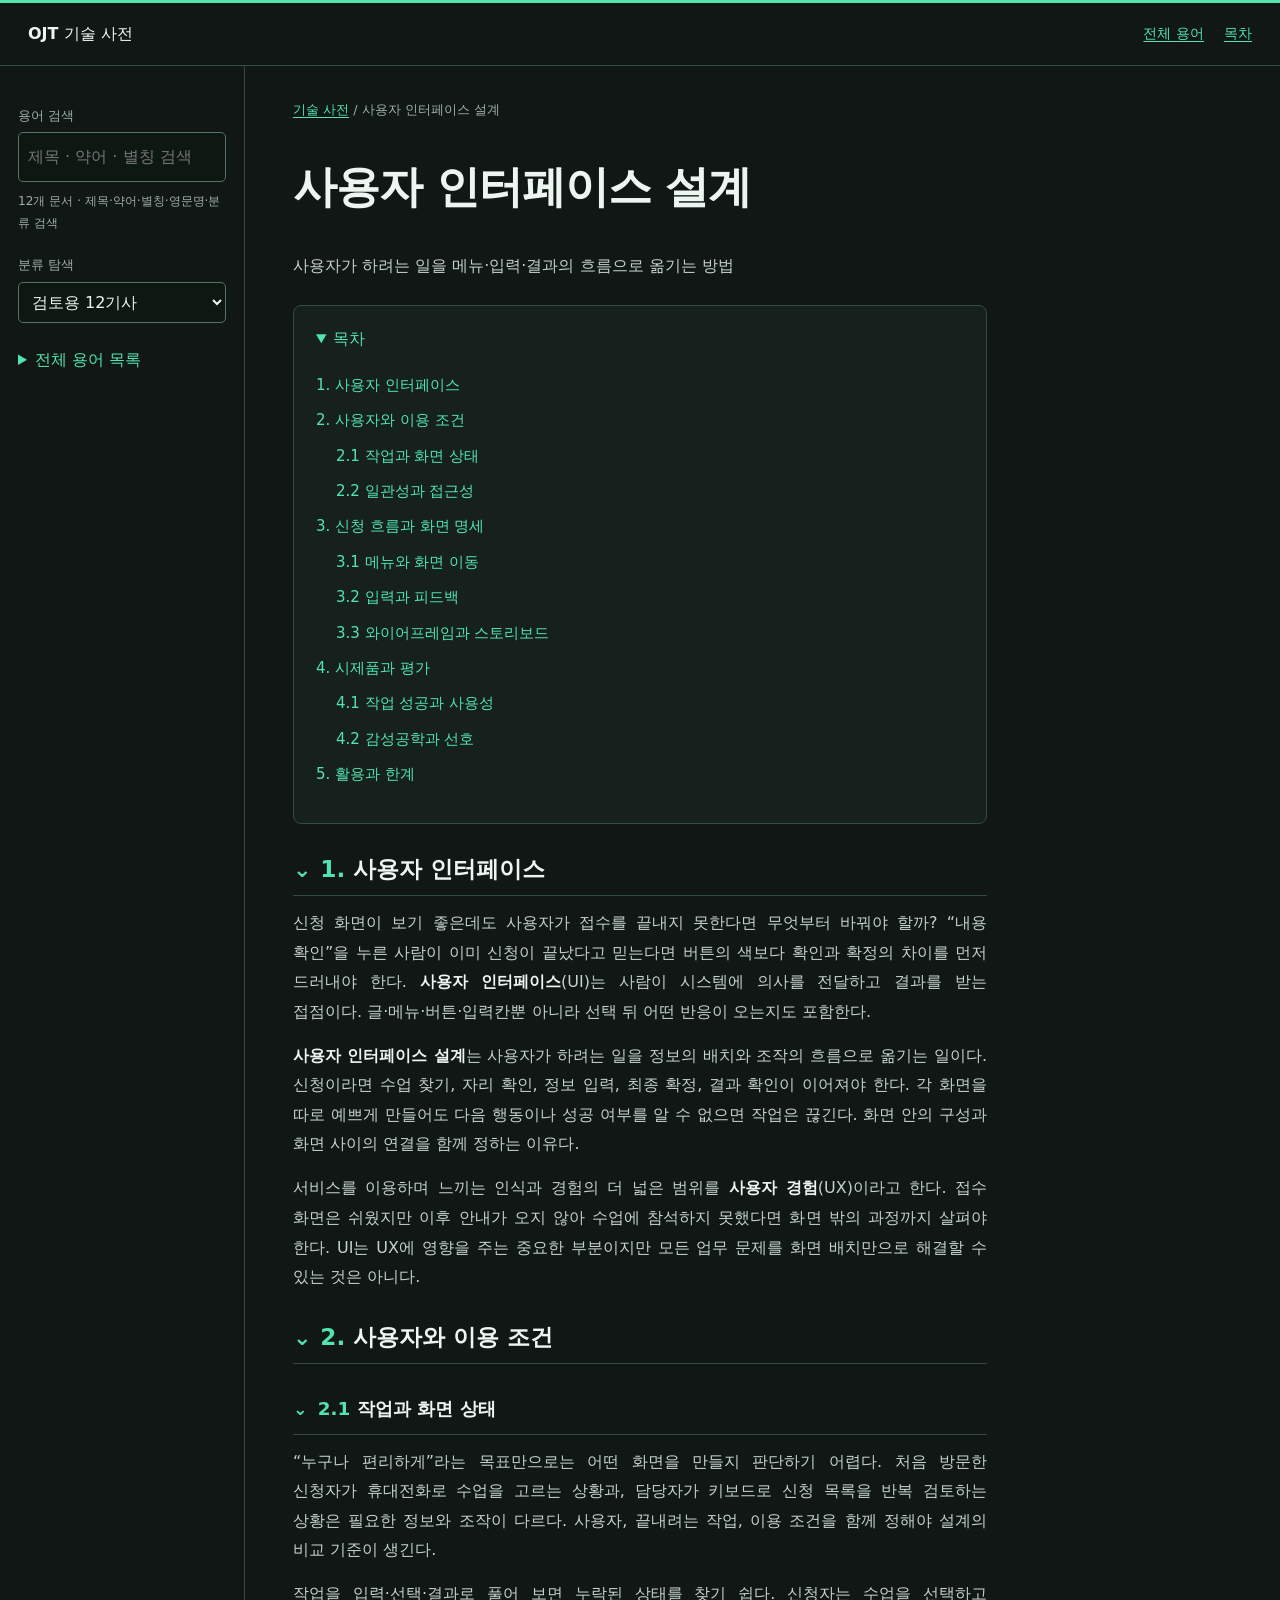
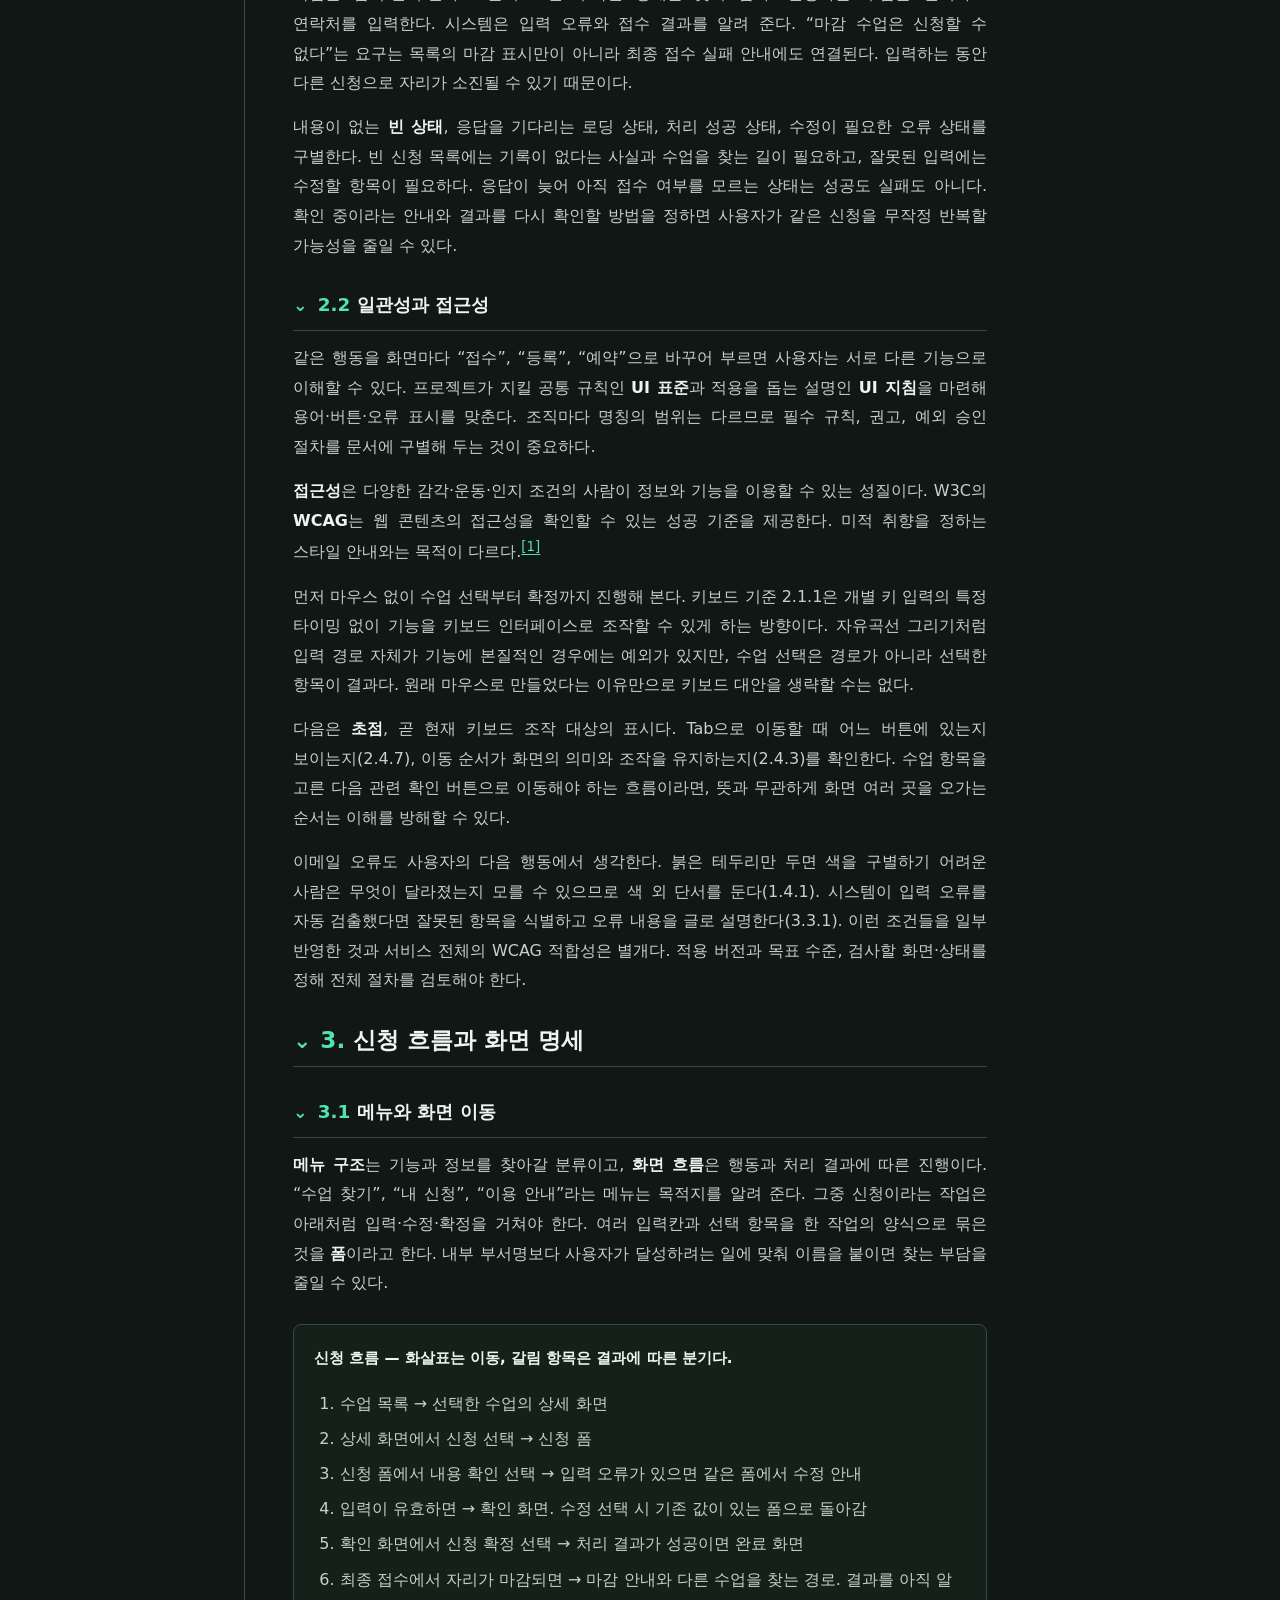
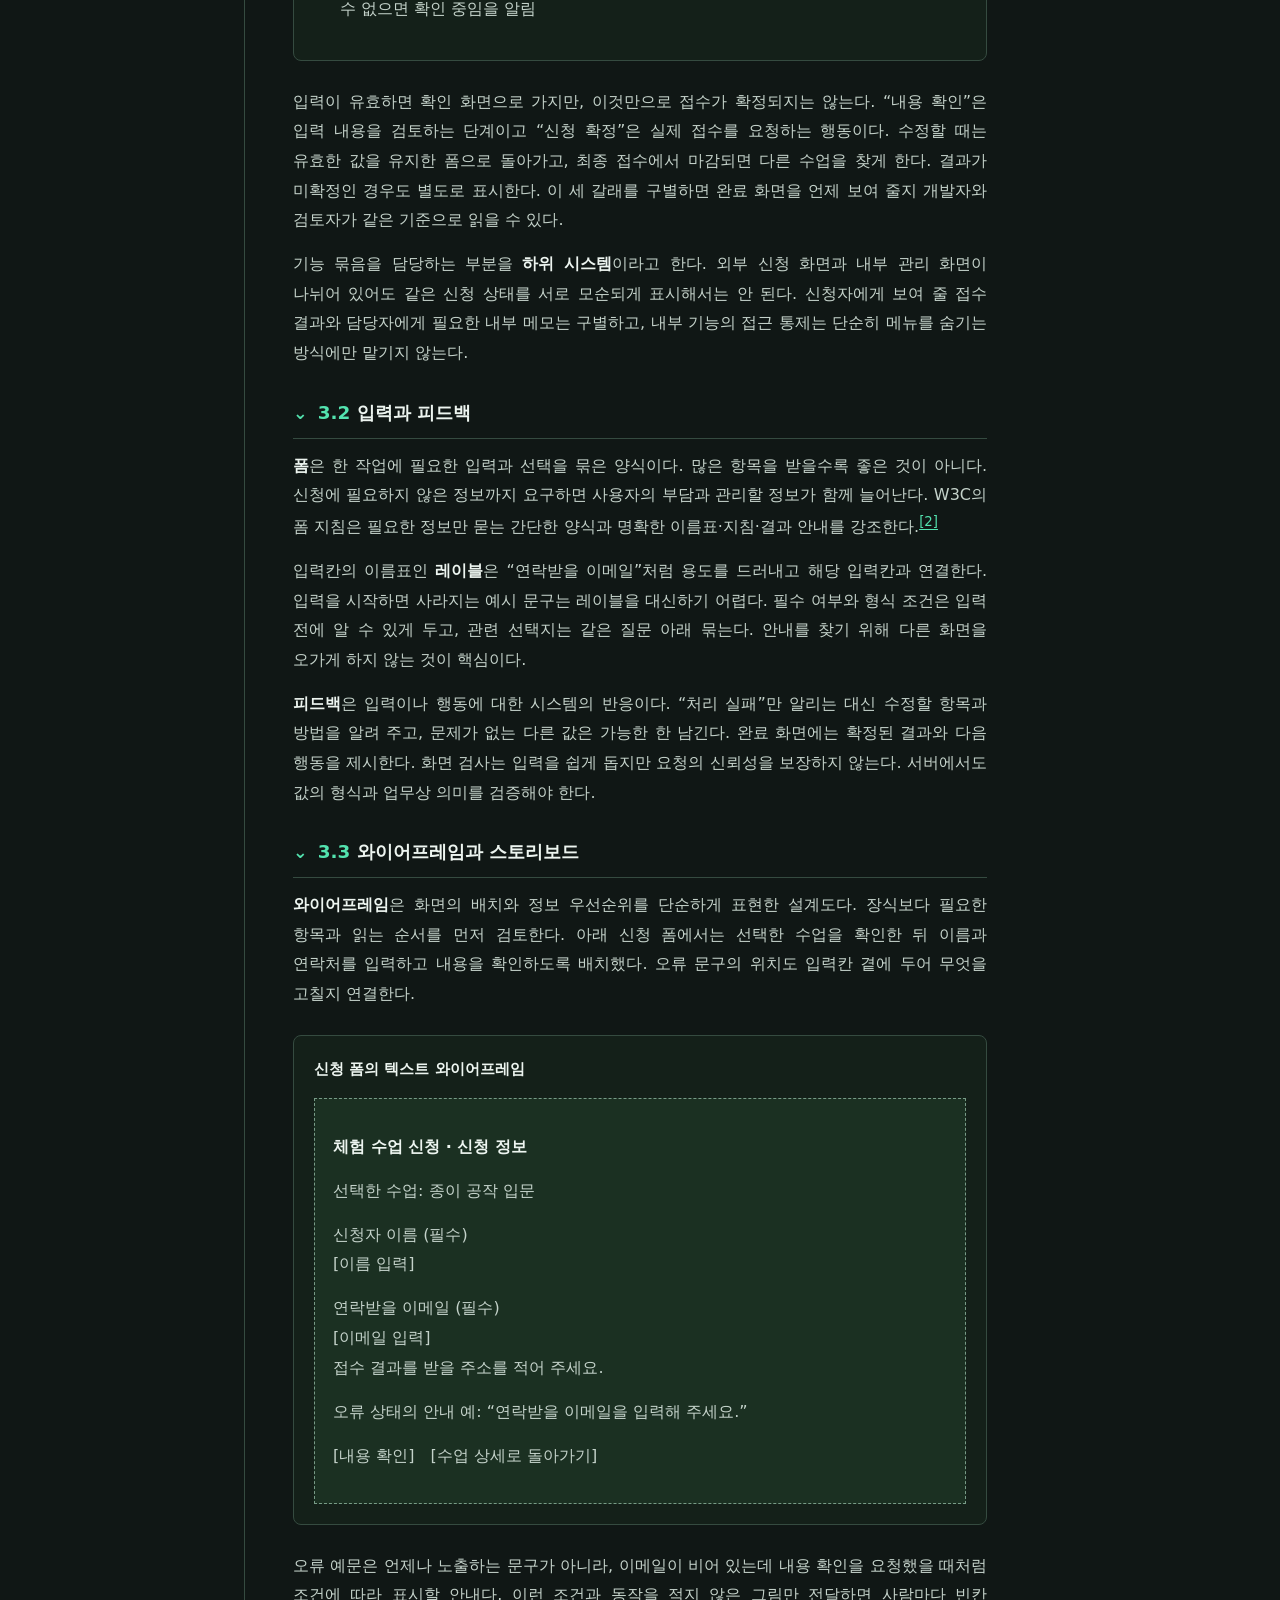
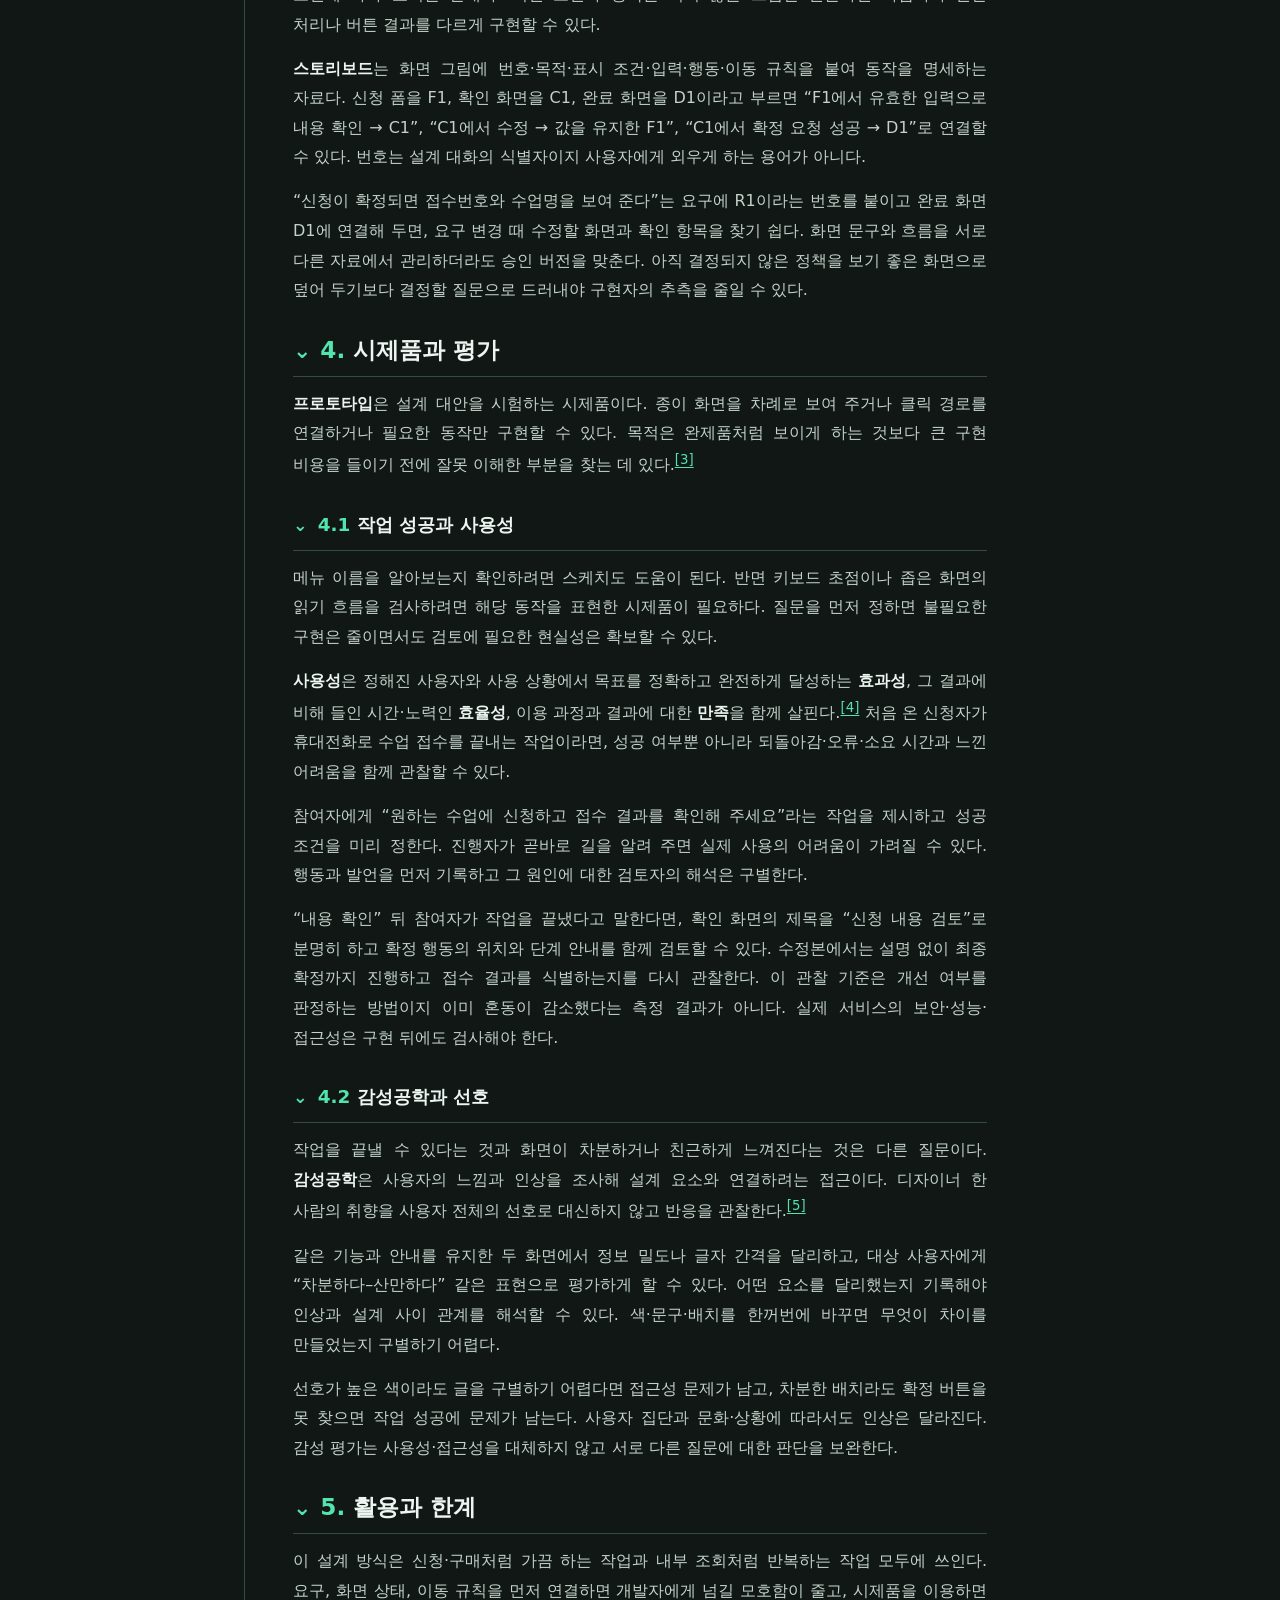
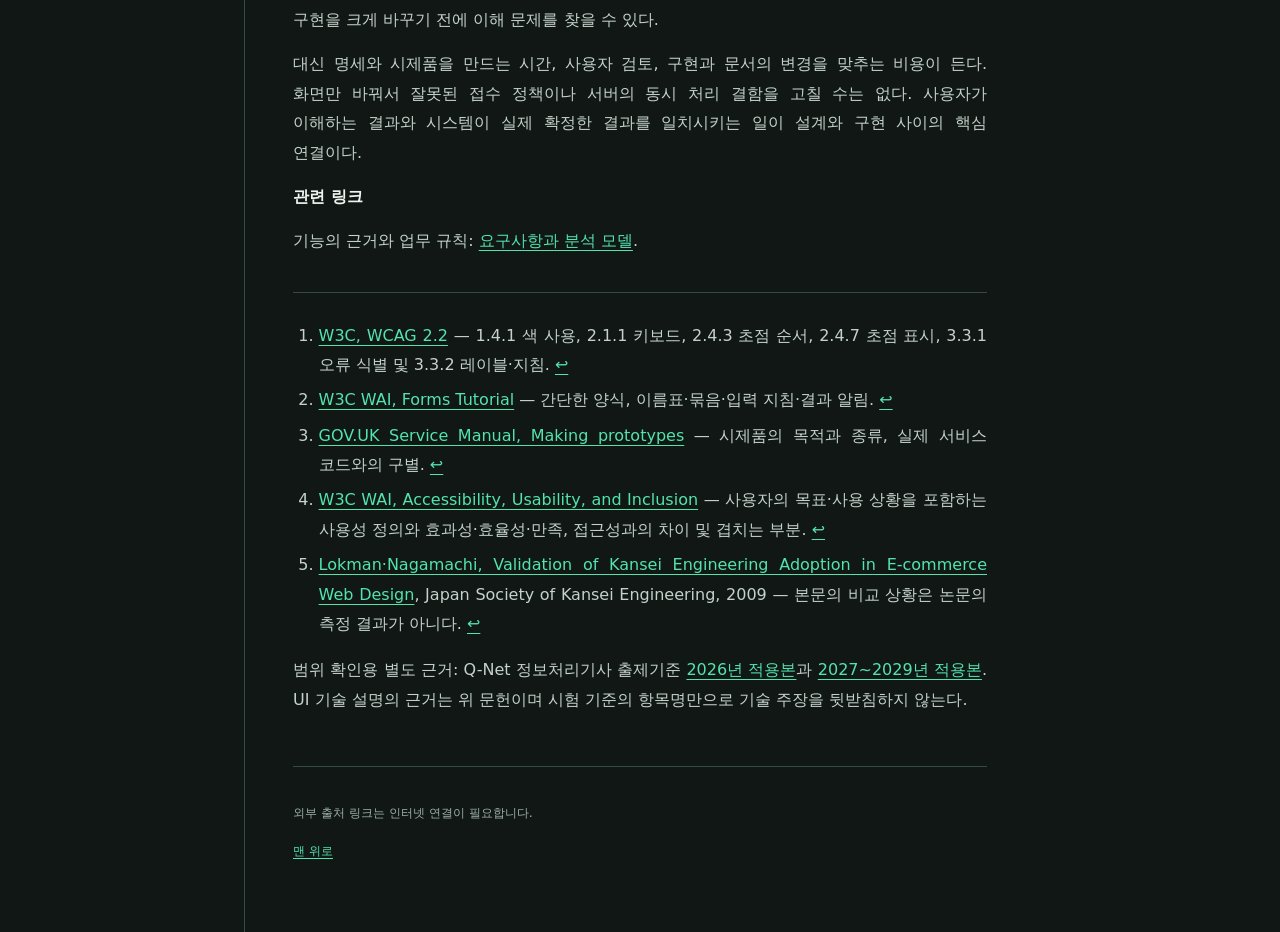
<file: 사용자_화면_설계.html>
<!doctype html>
<html lang="ko"><head><meta charset="utf-8"><meta name="viewport" content="width=device-width, initial-scale=1"><meta name="description" content="검토용 12기사 HTML 눈검사"><title>사용자 인터페이스 설계 · OJT 기술 사전</title><script src="assets/wiki.js" defer></script><script src="assets/footnotes.js" defer></script><script src="assets/reader-content.js" defer></script><link rel="stylesheet" href="assets/pilot.css"><style id="batch-a-toc-style">#toc .numbered-toc,#toc .numbered-toc ol{list-style:none}#toc .numbered-toc ol{padding-inline-start:1.25rem;margin-block:.35rem}#toc a{overflow-wrap:anywhere}</style>
<link rel="stylesheet" href="assets/section-ui.css">
<script defer src="assets/section-ui.js"></script>
</head>
<body class="article-page"><a class="skip-link" href="#main">본문 바로가기</a>
<header class="site-header"><a class="site-brand" href="index.html">OJT <span>기술 사전</span></a><nav aria-label="상단"><a href="index.html">전체 용어</a><a href="#toc">목차</a></nav></header>
<div class="wiki-layout">
<aside id="term-sidebar" class="sidebar" aria-label="용어 탐색"><div class="nav-inner"><label for="wiki-search">용어 검색</label><input id="wiki-search" type="search" placeholder="제목 · 약어 · 별칭 검색" autocomplete="off" role="combobox" aria-autocomplete="list" aria-expanded="false" aria-controls="search-results" aria-describedby="search-status"><ul id="search-results" role="listbox" aria-label="검색 제안" hidden></ul><div class="search-status" id="search-status" role="status" aria-live="polite">12개 용어</div><label for="category-filter">분류 탐색</label><select id="category-filter"><option value="">검토용 12기사</option></select><details class="all-terms"><summary>전체 용어 목록</summary><nav aria-label="기술 용어 목록"><ol><li data-category="검토용 12기사" data-search="요구사항과 분석 모델 requirements_models"><a href="요구사항과_분석_모델.html">요구사항과 분석 모델</a></li><li data-category="검토용 12기사" data-search="사용자 인터페이스 설계 ui_design"><a href="사용자_화면_설계.html">사용자 인터페이스 설계</a></li><li data-category="검토용 12기사" data-search="자료구조와 알고리즘 data_structures"><a href="자료구조와_알고리즘_선택.html">자료구조와 알고리즘</a></li><li data-category="검토용 12기사" data-search="프로그래밍 언어와 문법 programming_foundations"><a href="프로그래밍_언어와_기본_문법.html">프로그래밍 언어와 문법</a></li><li data-category="검토용 12기사" data-search="소프트웨어 아키텍처와 모듈 software_architecture"><a href="소프트웨어_구조와_모듈.html">소프트웨어 아키텍처와 모듈</a></li><li data-category="검토용 12기사" data-search="OOP 객체지향 객체지향 프로그래밍 Object-Oriented Programming 객체지향과 설계 패턴"><a href="객체지향_프로그래밍.html">객체지향 프로그래밍</a></li><li data-category="검토용 12기사" data-search="디자인 패턴 설계 패턴 Design Patterns GoF 객체지향과 설계 패턴"><a href="디자인_패턴.html">디자인 패턴</a></li><li data-category="검토용 12기사" data-search="관계형 데이터베이스 rdbms"><a href="관계형_데이터베이스.html">관계형 데이터베이스</a></li><li data-category="검토용 12기사" data-search="운영체제 operating_system"><a href="운영체제.html">운영체제</a></li><li data-category="검토용 12기사" data-search="HTTP http"><a href="HTTP와_웹_요청.html">HTTP</a></li><li data-category="검토용 12기사" data-search="해싱 hashing"><a href="해싱.html">해싱</a></li><li data-category="검토용 12기사" data-search="XSS Cross-Site Scripting 크로스사이트 스크립팅"><a href="XSS.html">XSS</a></li></ol></nav></details></div></aside>
<main class="page" id="main" tabindex="-1"><nav class="breadcrumb" aria-label="현재 위치"><a href="index.html">기술 사전</a> / 사용자 인터페이스 설계</nav><article data-article-id="ui_design" lang="ko">
<header><h1>사용자 인터페이스 설계</h1><p>사용자가 하려는 일을 메뉴·입력·결과의 흐름으로 옮기는 방법</p></header><nav aria-label="이 문서의 목차" class="toc" id="toc"><details open><summary>목차</summary><ol class="numbered-toc"><li><a href="#overview">1. 사용자 인터페이스</a></li><li><a href="#needs">2. 사용자와 이용 조건</a><ol><li><a href="#ui-states-new">2.1 작업과 화면 상태</a></li><li><a href="#standards">2.2 일관성과 접근성</a></li></ol></li><li><a href="#flow">3. 신청 흐름과 화면 명세</a><ol><li><a href="#menu-flow-new">3.1 메뉴와 화면 이동</a></li><li><a href="#forms">3.2 입력과 피드백</a></li><li><a href="#storyboard">3.3 와이어프레임과 스토리보드</a></li></ol></li><li><a href="#prototype">4. 시제품과 평가</a><ol><li><a href="#usability-new">4.1 작업 성공과 사용성</a></li><li><a href="#affect">4.2 감성공학과 선호</a></li></ol></li><li><a href="#scope-boundary">5. 활용과 한계</a></li></ol></details></nav>
<section id="overview"><h2>1. 사용자 인터페이스</h2>
<p>신청 화면이 보기 좋은데도 사용자가 접수를 끝내지 못한다면 무엇부터 바꿔야 할까? “내용 확인”을 누른 사람이 이미 신청이 끝났다고 믿는다면 버튼의 색보다 확인과 확정의 차이를 먼저 드러내야 한다. <strong>사용자 인터페이스</strong>(UI)는 사람이 시스템에 의사를 전달하고 결과를 받는 접점이다. 글·메뉴·버튼·입력칸뿐 아니라 선택 뒤 어떤 반응이 오는지도 포함한다.</p>
<p><strong>사용자 인터페이스 설계</strong>는 사용자가 하려는 일을 정보의 배치와 조작의 흐름으로 옮기는 일이다. 신청이라면 수업 찾기, 자리 확인, 정보 입력, 최종 확정, 결과 확인이 이어져야 한다. 각 화면을 따로 예쁘게 만들어도 다음 행동이나 성공 여부를 알 수 없으면 작업은 끊긴다. 화면 안의 구성과 화면 사이의 연결을 함께 정하는 이유다.</p>
<p>서비스를 이용하며 느끼는 인식과 경험의 더 넓은 범위를 <strong>사용자 경험</strong>(UX)이라고 한다. 접수 화면은 쉬웠지만 이후 안내가 오지 않아 수업에 참석하지 못했다면 화면 밖의 과정까지 살펴야 한다. UI는 UX에 영향을 주는 중요한 부분이지만 모든 업무 문제를 화면 배치만으로 해결할 수 있는 것은 아니다.</p></section>
<section id="needs"><h2>2. 사용자와 이용 조건</h2>
<h3 id="ui-states-new">2.1 작업과 화면 상태</h3>
<p>“누구나 편리하게”라는 목표만으로는 어떤 화면을 만들지 판단하기 어렵다. 처음 방문한 신청자가 휴대전화로 수업을 고르는 상황과, 담당자가 키보드로 신청 목록을 반복 검토하는 상황은 필요한 정보와 조작이 다르다. 사용자, 끝내려는 작업, 이용 조건을 함께 정해야 설계의 비교 기준이 생긴다.</p>
<p>작업을 입력·선택·결과로 풀어 보면 누락된 상태를 찾기 쉽다. 신청자는 수업을 선택하고 연락처를 입력한다. 시스템은 입력 오류와 접수 결과를 알려 준다. “마감 수업은 신청할 수 없다”는 요구는 목록의 마감 표시만이 아니라 최종 접수 실패 안내에도 연결된다. 입력하는 동안 다른 신청으로 자리가 소진될 수 있기 때문이다.</p>
<p>내용이 없는 <strong>빈 상태</strong>, 응답을 기다리는 로딩 상태, 처리 성공 상태, 수정이 필요한 오류 상태를 구별한다. 빈 신청 목록에는 기록이 없다는 사실과 수업을 찾는 길이 필요하고, 잘못된 입력에는 수정할 항목이 필요하다. 응답이 늦어 아직 접수 여부를 모르는 상태는 성공도 실패도 아니다. 확인 중이라는 안내와 결과를 다시 확인할 방법을 정하면 사용자가 같은 신청을 무작정 반복할 가능성을 줄일 수 있다.</p>
<section id="standards"><h3>2.2 일관성과 접근성</h3>
<p>같은 행동을 화면마다 “접수”, “등록”, “예약”으로 바꾸어 부르면 사용자는 서로 다른 기능으로 이해할 수 있다. 프로젝트가 지킬 공통 규칙인 <strong>UI 표준</strong>과 적용을 돕는 설명인 <strong>UI 지침</strong>을 마련해 용어·버튼·오류 표시를 맞춘다. 조직마다 명칭의 범위는 다르므로 필수 규칙, 권고, 예외 승인 절차를 문서에 구별해 두는 것이 중요하다.</p>
<p><strong>접근성</strong>은 다양한 감각·운동·인지 조건의 사람이 정보와 기능을 이용할 수 있는 성질이다. W3C의 <strong>WCAG</strong>는 웹 콘텐츠의 접근성을 확인할 수 있는 성공 기준을 제공한다. 미적 취향을 정하는 스타일 안내와는 목적이 다르다.<sup><a href="#ui-ref-wcag" id="return-ui-ref-wcag">[1]</a></sup></p>
<p>먼저 마우스 없이 수업 선택부터 확정까지 진행해 본다. 키보드 기준 2.1.1은 개별 키 입력의 특정 타이밍 없이 기능을 키보드 인터페이스로 조작할 수 있게 하는 방향이다. 자유곡선 그리기처럼 입력 경로 자체가 기능에 본질적인 경우에는 예외가 있지만, 수업 선택은 경로가 아니라 선택한 항목이 결과다. 원래 마우스로 만들었다는 이유만으로 키보드 대안을 생략할 수는 없다.</p>
<p>다음은 <strong>초점</strong>, 곧 현재 키보드 조작 대상의 표시다. Tab으로 이동할 때 어느 버튼에 있는지 보이는지(2.4.7), 이동 순서가 화면의 의미와 조작을 유지하는지(2.4.3)를 확인한다. 수업 항목을 고른 다음 관련 확인 버튼으로 이동해야 하는 흐름이라면, 뜻과 무관하게 화면 여러 곳을 오가는 순서는 이해를 방해할 수 있다.</p>
<p>이메일 오류도 사용자의 다음 행동에서 생각한다. 붉은 테두리만 두면 색을 구별하기 어려운 사람은 무엇이 달라졌는지 모를 수 있으므로 색 외 단서를 둔다(1.4.1). 시스템이 입력 오류를 자동 검출했다면 잘못된 항목을 식별하고 오류 내용을 글로 설명한다(3.3.1). 이런 조건들을 일부 반영한 것과 서비스 전체의 WCAG 적합성은 별개다. 적용 버전과 목표 수준, 검사할 화면·상태를 정해 전체 절차를 검토해야 한다.</p></section></section>
<section id="flow"><h2>3. 신청 흐름과 화면 명세</h2>
<h3 id="menu-flow-new">3.1 메뉴와 화면 이동</h3>
<p><strong>메뉴 구조</strong>는 기능과 정보를 찾아갈 분류이고, <strong>화면 흐름</strong>은 행동과 처리 결과에 따른 진행이다. “수업 찾기”, “내 신청”, “이용 안내”라는 메뉴는 목적지를 알려 준다. 그중 신청이라는 작업은 아래처럼 입력·수정·확정을 거쳐야 한다. 여러 입력칸과 선택 항목을 한 작업의 양식으로 묶은 것을 <strong>폼</strong>이라고 한다. 내부 부서명보다 사용자가 달성하려는 일에 맞춰 이름을 붙이면 찾는 부담을 줄일 수 있다.</p>
<figure id="screen-flow"><figcaption>신청 흐름 — 화살표는 이동, 갈림 항목은 결과에 따른 분기다.</figcaption><ol><li>수업 목록 → 선택한 수업의 상세 화면</li><li>상세 화면에서 신청 선택 → 신청 폼</li><li>신청 폼에서 내용 확인 선택 → 입력 오류가 있으면 같은 폼에서 수정 안내</li><li>입력이 유효하면 → 확인 화면. 수정 선택 시 기존 값이 있는 폼으로 돌아감</li><li>확인 화면에서 신청 확정 선택 → 처리 결과가 성공이면 완료 화면</li><li>최종 접수에서 자리가 마감되면 → 마감 안내와 다른 수업을 찾는 경로. 결과를 아직 알 수 없으면 확인 중임을 알림</li></ol></figure>
<p>입력이 유효하면 확인 화면으로 가지만, 이것만으로 접수가 확정되지는 않는다. “내용 확인”은 입력 내용을 검토하는 단계이고 “신청 확정”은 실제 접수를 요청하는 행동이다. 수정할 때는 유효한 값을 유지한 폼으로 돌아가고, 최종 접수에서 마감되면 다른 수업을 찾게 한다. 결과가 미확정인 경우도 별도로 표시한다. 이 세 갈래를 구별하면 완료 화면을 언제 보여 줄지 개발자와 검토자가 같은 기준으로 읽을 수 있다.</p>
<p>기능 묶음을 담당하는 부분을 <strong>하위 시스템</strong>이라고 한다. 외부 신청 화면과 내부 관리 화면이 나뉘어 있어도 같은 신청 상태를 서로 모순되게 표시해서는 안 된다. 신청자에게 보여 줄 접수 결과와 담당자에게 필요한 내부 메모는 구별하고, 내부 기능의 접근 통제는 단순히 메뉴를 숨기는 방식에만 맡기지 않는다.</p>
<section id="forms"><h3>3.2 입력과 피드백</h3>
<p><strong>폼</strong>은 한 작업에 필요한 입력과 선택을 묶은 양식이다. 많은 항목을 받을수록 좋은 것이 아니다. 신청에 필요하지 않은 정보까지 요구하면 사용자의 부담과 관리할 정보가 함께 늘어난다. W3C의 폼 지침은 필요한 정보만 묻는 간단한 양식과 명확한 이름표·지침·결과 안내를 강조한다.<sup><a href="#ui-ref-forms" id="return-ui-ref-forms">[2]</a></sup></p>
<p>입력칸의 이름표인 <strong>레이블</strong>은 “연락받을 이메일”처럼 용도를 드러내고 해당 입력칸과 연결한다. 입력을 시작하면 사라지는 예시 문구는 레이블을 대신하기 어렵다. 필수 여부와 형식 조건은 입력 전에 알 수 있게 두고, 관련 선택지는 같은 질문 아래 묶는다. 안내를 찾기 위해 다른 화면을 오가게 하지 않는 것이 핵심이다.</p>
<p><strong>피드백</strong>은 입력이나 행동에 대한 시스템의 반응이다. “처리 실패”만 알리는 대신 수정할 항목과 방법을 알려 주고, 문제가 없는 다른 값은 가능한 한 남긴다. 완료 화면에는 확정된 결과와 다음 행동을 제시한다. 화면 검사는 입력을 쉽게 돕지만 요청의 신뢰성을 보장하지 않는다. 서버에서도 값의 형식과 업무상 의미를 검증해야 한다.</p></section>
<section id="storyboard"><h3>3.3 와이어프레임과 스토리보드</h3>
<p><strong>와이어프레임</strong>은 화면의 배치와 정보 우선순위를 단순하게 표현한 설계도다. 장식보다 필요한 항목과 읽는 순서를 먼저 검토한다. 아래 신청 폼에서는 선택한 수업을 확인한 뒤 이름과 연락처를 입력하고 내용을 확인하도록 배치했다. 오류 문구의 위치도 입력칸 곁에 두어 무엇을 고칠지 연결한다.</p>
<figure id="form-sketch"><figcaption>신청 폼의 텍스트 와이어프레임</figcaption><div class="wireframe"><p><strong>체험 수업 신청 · 신청 정보</strong></p><p>선택한 수업: 종이 공작 입문</p><p>신청자 이름 (필수)<br/>[이름 입력]</p><p>연락받을 이메일 (필수)<br/>[이메일 입력]<br/>접수 결과를 받을 주소를 적어 주세요.</p><p>오류 상태의 안내 예: “연락받을 이메일을 입력해 주세요.”</p><p>[내용 확인]　[수업 상세로 돌아가기]</p></div></figure>
<p>오류 예문은 언제나 노출하는 문구가 아니라, 이메일이 비어 있는데 내용 확인을 요청했을 때처럼 조건에 따라 표시할 안내다. 이런 조건과 동작을 적지 않은 그림만 전달하면 사람마다 빈칸 처리나 버튼 결과를 다르게 구현할 수 있다.</p>
<p><strong>스토리보드</strong>는 화면 그림에 번호·목적·표시 조건·입력·행동·이동 규칙을 붙여 동작을 명세하는 자료다. 신청 폼을 F1, 확인 화면을 C1, 완료 화면을 D1이라고 부르면 “F1에서 유효한 입력으로 내용 확인 → C1”, “C1에서 수정 → 값을 유지한 F1”, “C1에서 확정 요청 성공 → D1”로 연결할 수 있다. 번호는 설계 대화의 식별자이지 사용자에게 외우게 하는 용어가 아니다.</p>
<p>“신청이 확정되면 접수번호와 수업명을 보여 준다”는 요구에 R1이라는 번호를 붙이고 완료 화면 D1에 연결해 두면, 요구 변경 때 수정할 화면과 확인 항목을 찾기 쉽다. 화면 문구와 흐름을 서로 다른 자료에서 관리하더라도 승인 버전을 맞춘다. 아직 결정되지 않은 정책을 보기 좋은 화면으로 덮어 두기보다 결정할 질문으로 드러내야 구현자의 추측을 줄일 수 있다.</p></section></section>
<section id="prototype"><h2>4. 시제품과 평가</h2>
<p><strong>프로토타입</strong>은 설계 대안을 시험하는 시제품이다. 종이 화면을 차례로 보여 주거나 클릭 경로를 연결하거나 필요한 동작만 구현할 수 있다. 목적은 완제품처럼 보이게 하는 것보다 큰 구현 비용을 들이기 전에 잘못 이해한 부분을 찾는 데 있다.<sup><a href="#ui-ref-prototype" id="return-ui-ref-prototype">[3]</a></sup></p>
<h3 id="usability-new">4.1 작업 성공과 사용성</h3>
<p>메뉴 이름을 알아보는지 확인하려면 스케치도 도움이 된다. 반면 키보드 초점이나 좁은 화면의 읽기 흐름을 검사하려면 해당 동작을 표현한 시제품이 필요하다. 질문을 먼저 정하면 불필요한 구현은 줄이면서도 검토에 필요한 현실성은 확보할 수 있다.</p>
<p><strong>사용성</strong>은 정해진 사용자와 사용 상황에서 목표를 정확하고 완전하게 달성하는 <strong>효과성</strong>, 그 결과에 비해 들인 시간·노력인 <strong>효율성</strong>, 이용 과정과 결과에 대한 <strong>만족</strong>을 함께 살핀다.<sup><a href="#ui-ref-usability" id="return-ui-ref-usability">[4]</a></sup> 처음 온 신청자가 휴대전화로 수업 접수를 끝내는 작업이라면, 성공 여부뿐 아니라 되돌아감·오류·소요 시간과 느낀 어려움을 함께 관찰할 수 있다.</p>
<p>참여자에게 “원하는 수업에 신청하고 접수 결과를 확인해 주세요”라는 작업을 제시하고 성공 조건을 미리 정한다. 진행자가 곧바로 길을 알려 주면 실제 사용의 어려움이 가려질 수 있다. 행동과 발언을 먼저 기록하고 그 원인에 대한 검토자의 해석은 구별한다.</p>
<p>“내용 확인” 뒤 참여자가 작업을 끝냈다고 말한다면, 확인 화면의 제목을 “신청 내용 검토”로 분명히 하고 확정 행동의 위치와 단계 안내를 함께 검토할 수 있다. 수정본에서는 설명 없이 최종 확정까지 진행하고 접수 결과를 식별하는지를 다시 관찰한다. 이 관찰 기준은 개선 여부를 판정하는 방법이지 이미 혼동이 감소했다는 측정 결과가 아니다. 실제 서비스의 보안·성능·접근성은 구현 뒤에도 검사해야 한다.</p>
<section id="affect"><h3>4.2 감성공학과 선호</h3>
<p>작업을 끝낼 수 있다는 것과 화면이 차분하거나 친근하게 느껴진다는 것은 다른 질문이다. <strong>감성공학</strong>은 사용자의 느낌과 인상을 조사해 설계 요소와 연결하려는 접근이다. 디자이너 한 사람의 취향을 사용자 전체의 선호로 대신하지 않고 반응을 관찰한다.<sup><a href="#ui-ref-kansei" id="return-ui-ref-kansei">[5]</a></sup></p>
<p>같은 기능과 안내를 유지한 두 화면에서 정보 밀도나 글자 간격을 달리하고, 대상 사용자에게 “차분하다–산만하다” 같은 표현으로 평가하게 할 수 있다. 어떤 요소를 달리했는지 기록해야 인상과 설계 사이 관계를 해석할 수 있다. 색·문구·배치를 한꺼번에 바꾸면 무엇이 차이를 만들었는지 구별하기 어렵다.</p>
<p>선호가 높은 색이라도 글을 구별하기 어렵다면 접근성 문제가 남고, 차분한 배치라도 확정 버튼을 못 찾으면 작업 성공에 문제가 남는다. 사용자 집단과 문화·상황에 따라서도 인상은 달라진다. 감성 평가는 사용성·접근성을 대체하지 않고 서로 다른 질문에 대한 판단을 보완한다.</p></section></section>
<section id="scope-boundary"><h2>5. 활용과 한계</h2>
<p>이 설계 방식은 신청·구매처럼 가끔 하는 작업과 내부 조회처럼 반복하는 작업 모두에 쓰인다. 요구, 화면 상태, 이동 규칙을 먼저 연결하면 개발자에게 넘길 모호함이 줄고, 시제품을 이용하면 구현을 크게 바꾸기 전에 이해 문제를 찾을 수 있다.</p>
<p>대신 명세와 시제품을 만드는 시간, 사용자 검토, 구현과 문서의 변경을 맞추는 비용이 든다. 화면만 바꿔서 잘못된 접수 정책이나 서버의 동시 처리 결함을 고칠 수는 없다. 사용자가 이해하는 결과와 시스템이 실제 확정한 결과를 일치시키는 일이 설계와 구현 사이의 핵심 연결이다.</p></section>
<aside aria-label="관련 링크" class="related-links"><p><strong>관련 링크</strong></p><p>기능의 근거와 업무 규칙: <a href="요구사항과_분석_모델.html#requirements">요구사항과 분석 모델</a>.</p></aside>
<section id="references" aria-label="출처와 각주"><ol><li id="ui-ref-wcag"><a href="https://www.w3.org/TR/WCAG22/">W3C, WCAG 2.2</a> — 1.4.1 색 사용, 2.1.1 키보드, 2.4.3 초점 순서, 2.4.7 초점 표시, 3.3.1 오류 식별 및 3.3.2 레이블·지침. <a class="footnote-backref" href="#return-ui-ref-wcag" aria-label="본문 인용으로 돌아가기">↩</a></li><li id="ui-ref-forms"><a href="https://www.w3.org/WAI/tutorials/forms/">W3C WAI, Forms Tutorial</a> — 간단한 양식, 이름표·묶음·입력 지침·결과 알림. <a class="footnote-backref" href="#return-ui-ref-forms" aria-label="본문 인용으로 돌아가기">↩</a></li><li id="ui-ref-prototype"><a href="https://www.gov.uk/service-manual/design/making-prototypes">GOV.UK Service Manual, Making prototypes</a> — 시제품의 목적과 종류, 실제 서비스 코드와의 구별. <a class="footnote-backref" href="#return-ui-ref-prototype" aria-label="본문 인용으로 돌아가기">↩</a></li><li id="ui-ref-usability"><a href="https://www.w3.org/WAI/fundamentals/accessibility-usability-inclusion/">W3C WAI, Accessibility, Usability, and Inclusion</a> — 사용자의 목표·사용 상황을 포함하는 사용성 정의와 효과성·효율성·만족, 접근성과의 차이 및 겹치는 부분. <a class="footnote-backref" href="#return-ui-ref-usability" aria-label="본문 인용으로 돌아가기">↩</a></li><li id="ui-ref-kansei"><a href="https://www.jstage.jst.go.jp/article/kei/9/1/9_E080409-1/_article/-char/en">Lokman·Nagamachi, Validation of Kansei Engineering Adoption in E-commerce Web Design</a>, Japan Society of Kansei Engineering, 2009 — 본문의 비교 상황은 논문의 측정 결과가 아니다. <a class="footnote-backref" href="#return-ui-ref-kansei" aria-label="본문 인용으로 돌아가기">↩</a></li></ol><p>범위 확인용 별도 근거: Q-Net 정보처리기사 출제기준 <a href="https://www.q-net.or.kr/pageLink.do?link=cst/cstReport&amp;jmCd=1320&amp;mcrtrNo=991">2026년 적용본</a>과 <a href="https://www.q-net.or.kr/pageLink.do?link=cst/cstReport&amp;jmCd=1320&amp;mcrtrNo=1291">2027~2029년 적용본</a>. UI 기술 설명의 근거는 위 문헌이며 시험 기준의 항목명만으로 기술 주장을 뒷받침하지 않는다.</p></section>
</article>
<footer class="site-footer"><p>외부 출처 링크는 인터넷 연결이 필요합니다.</p><a href="#main">맨 위로</a></footer></main></div><div class="footnote-preview" id="footnote-preview" role="dialog" aria-label="각주 미리보기" hidden>
  <div class="footnote-preview-header"><strong id="footnote-preview-label"></strong><button type="button" aria-label="각주 미리보기 닫기">닫기</button></div>
  <div id="footnote-preview-content"></div>
</div></body></html>
</file>
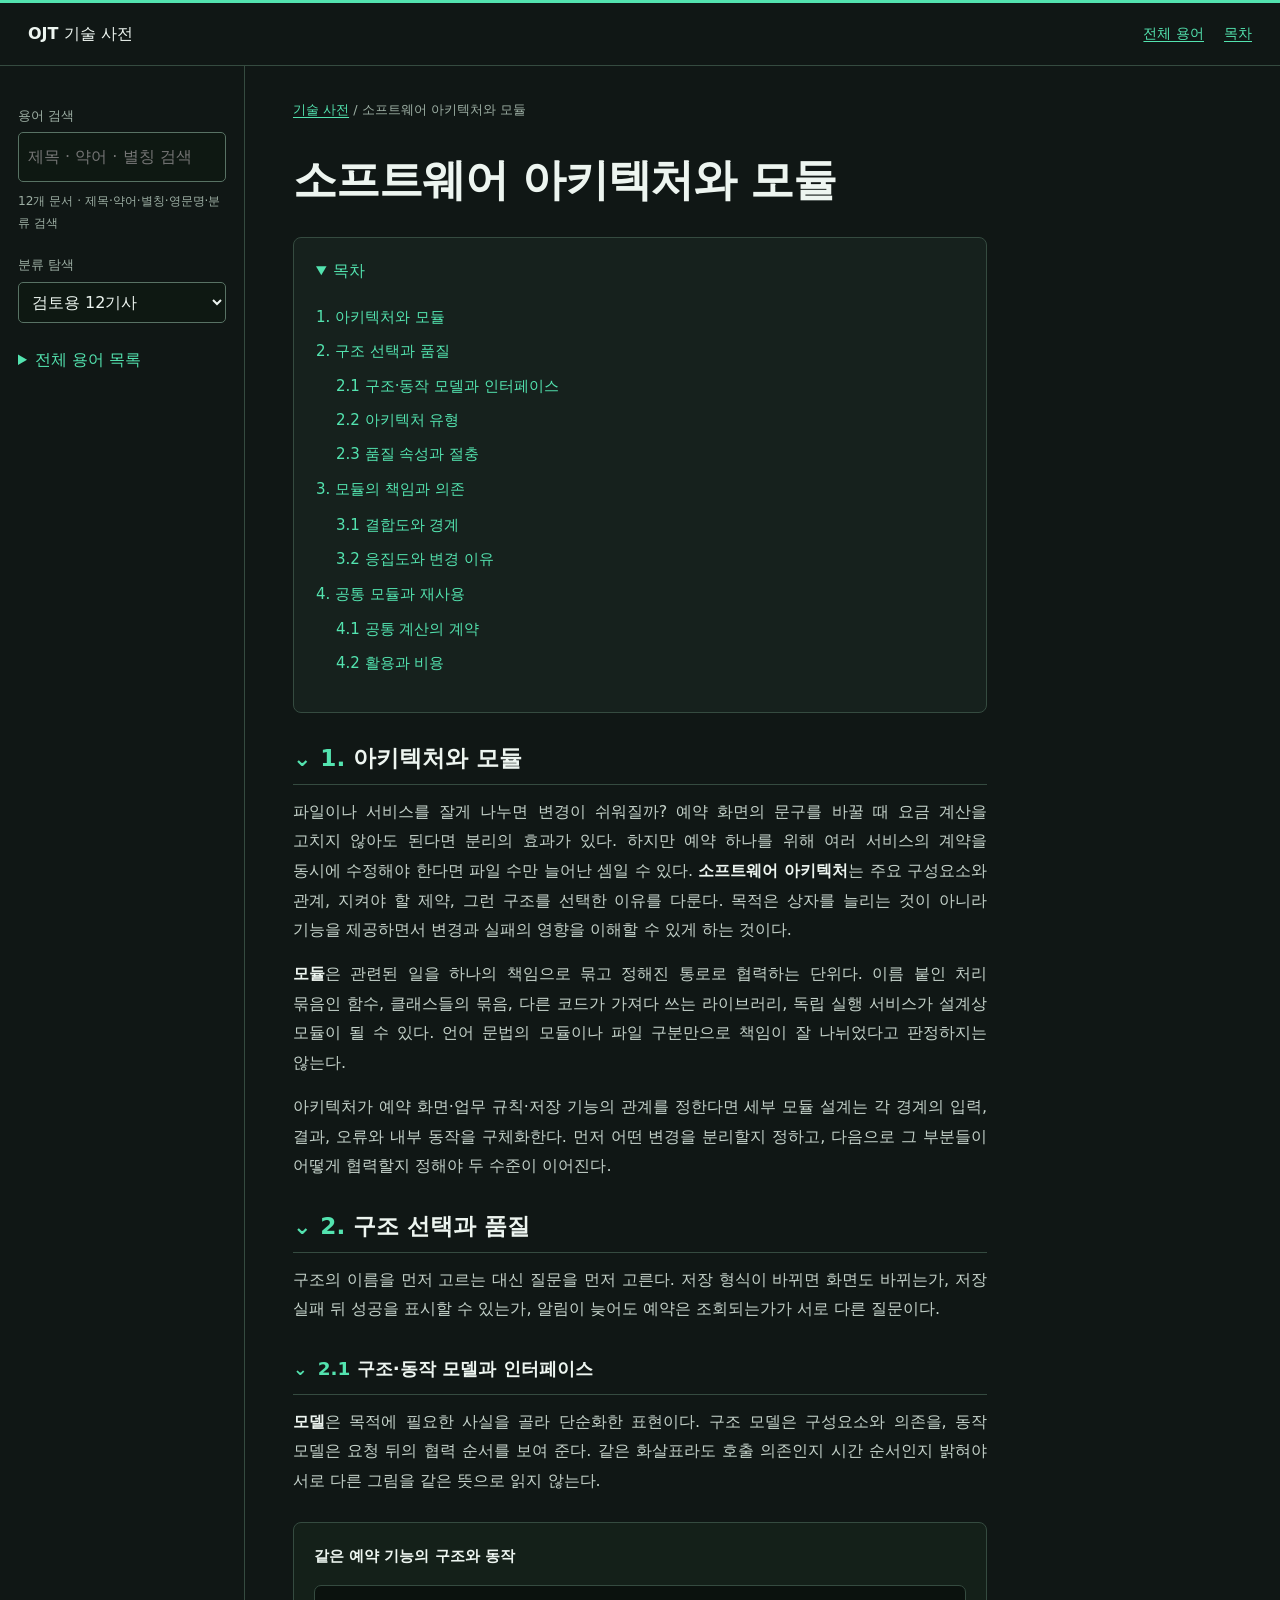
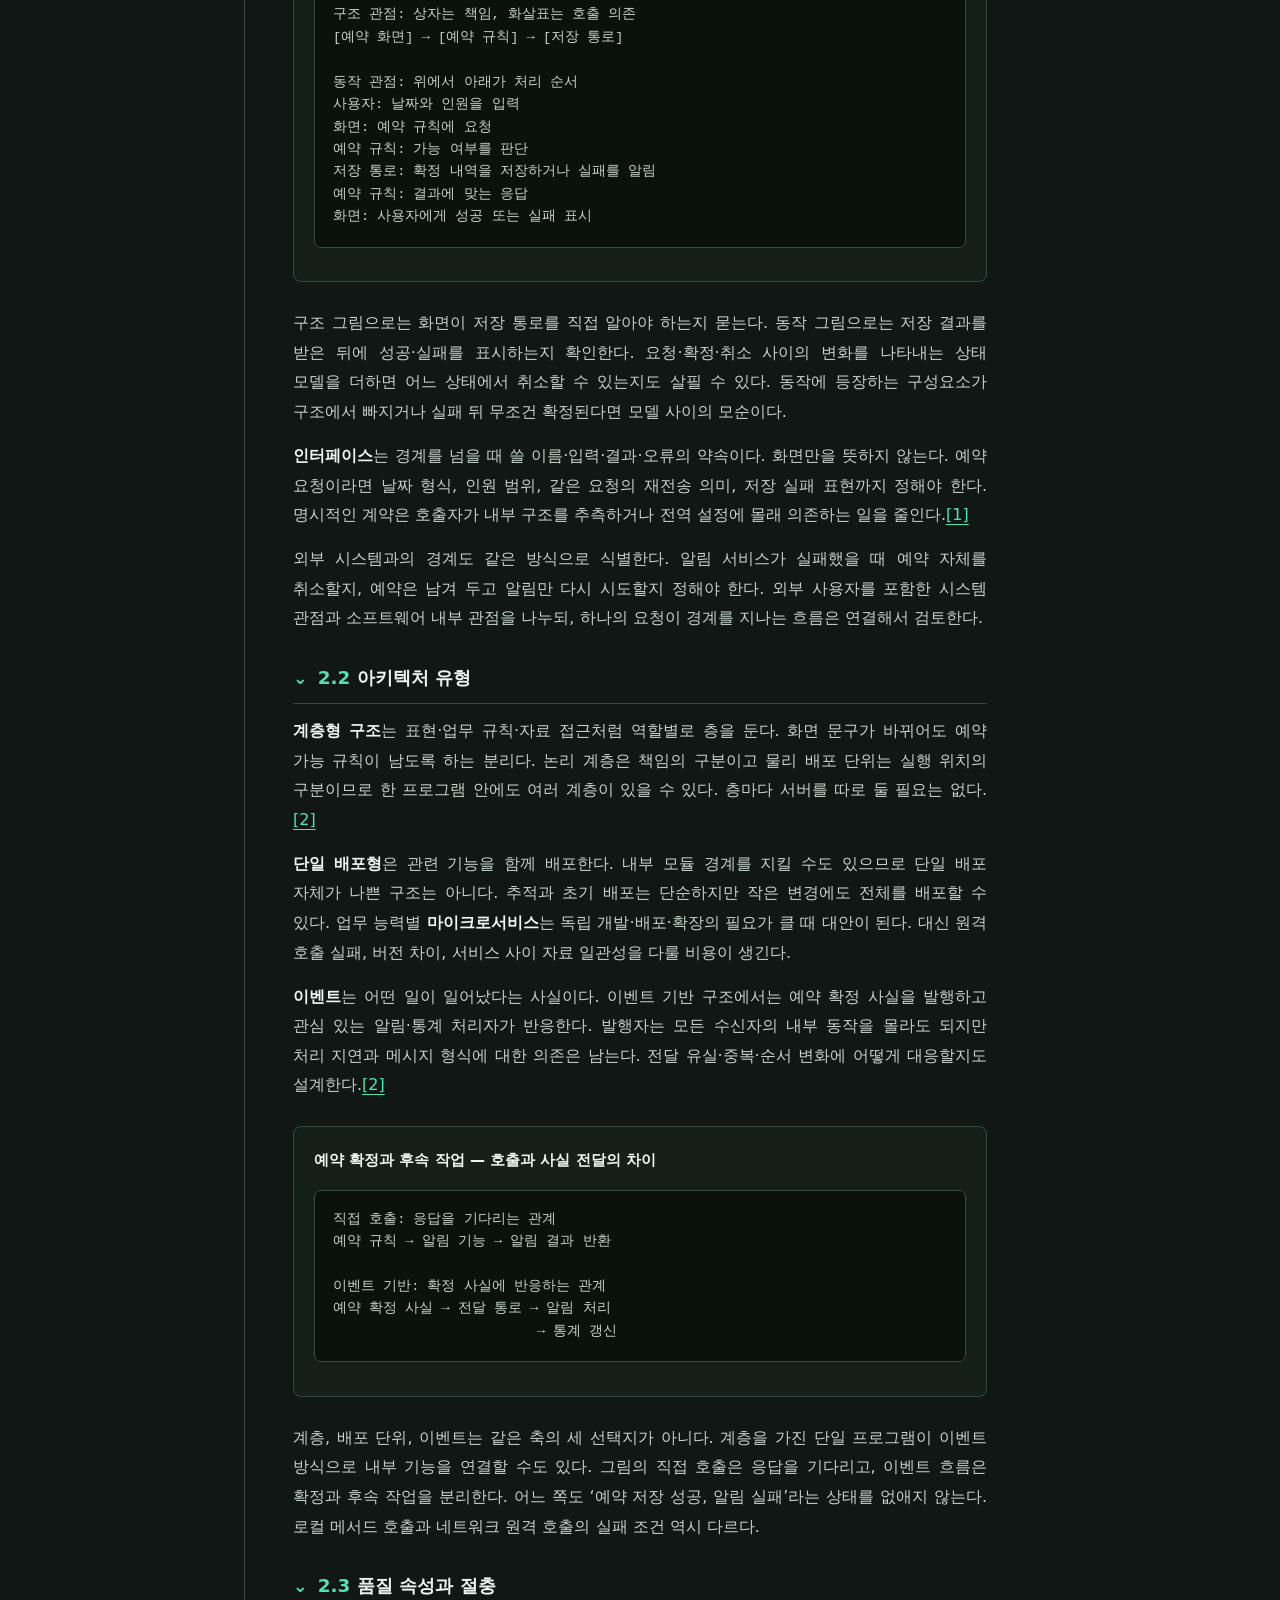
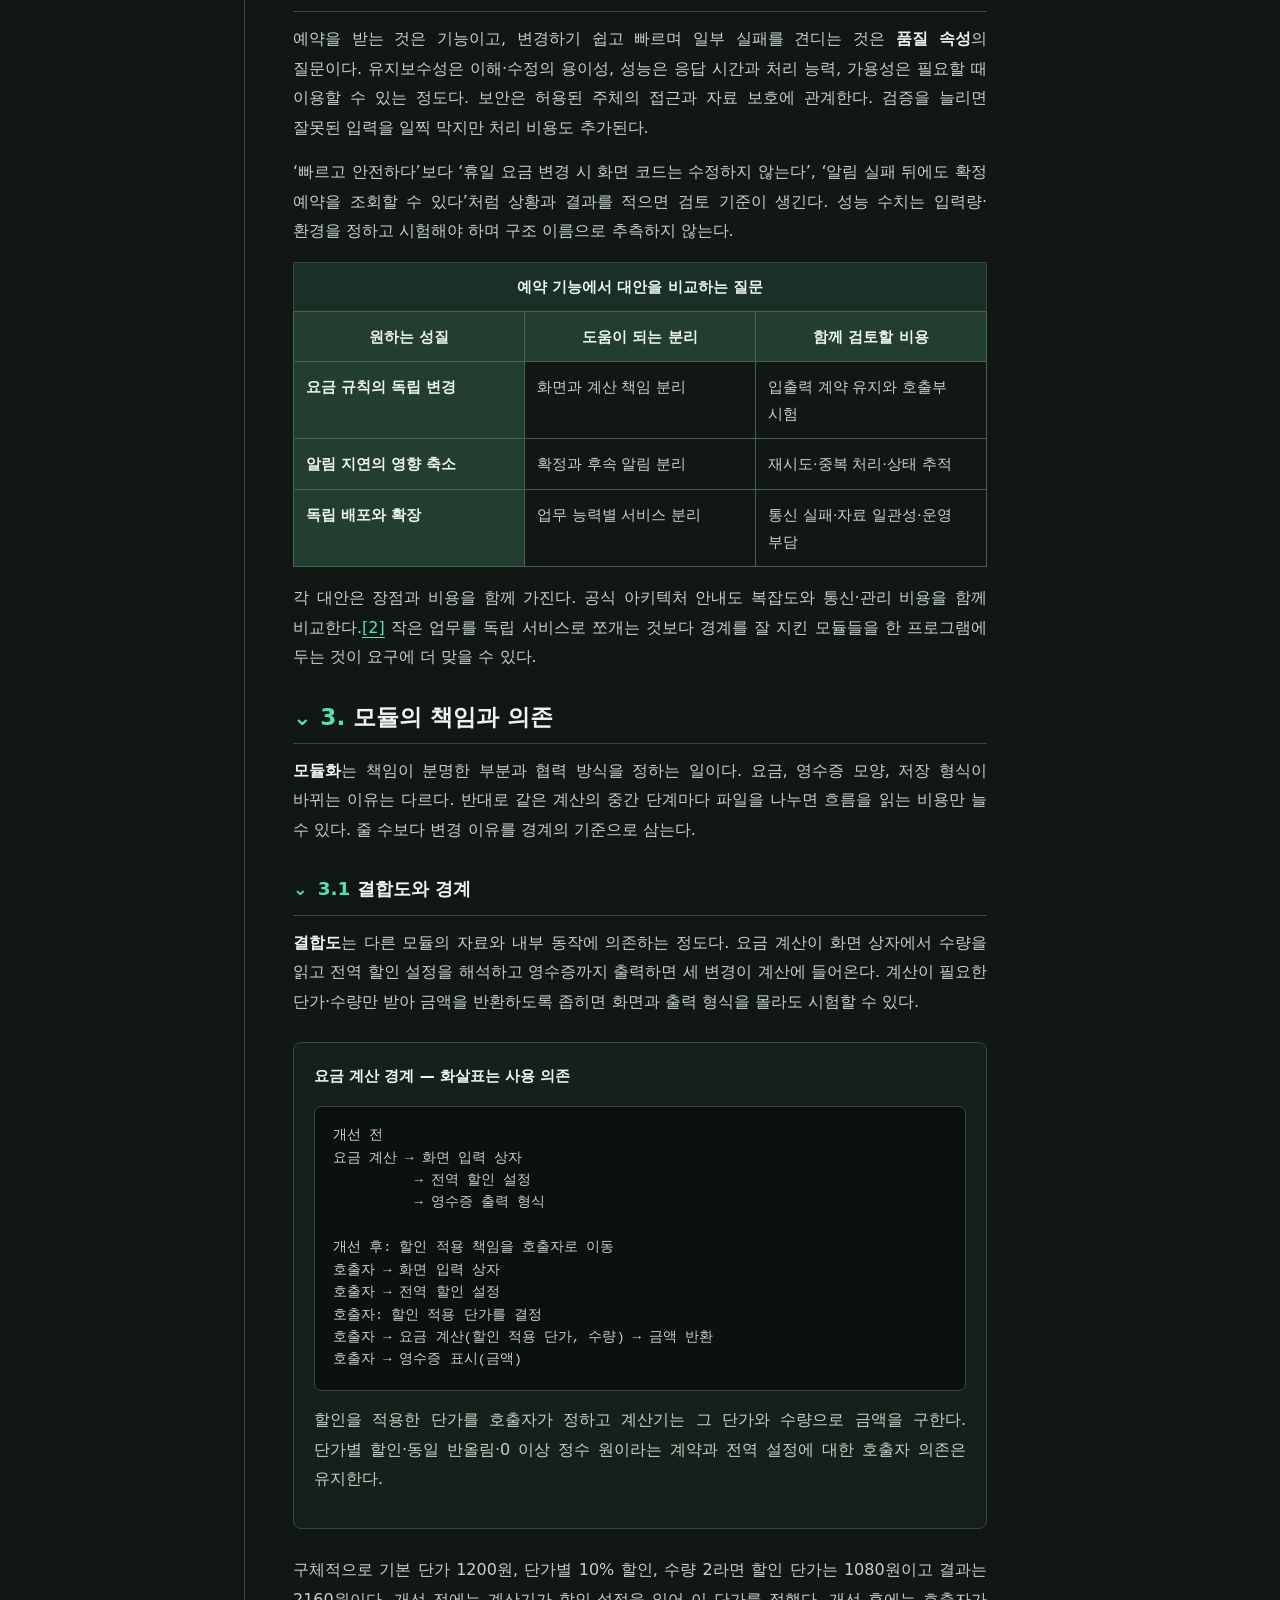
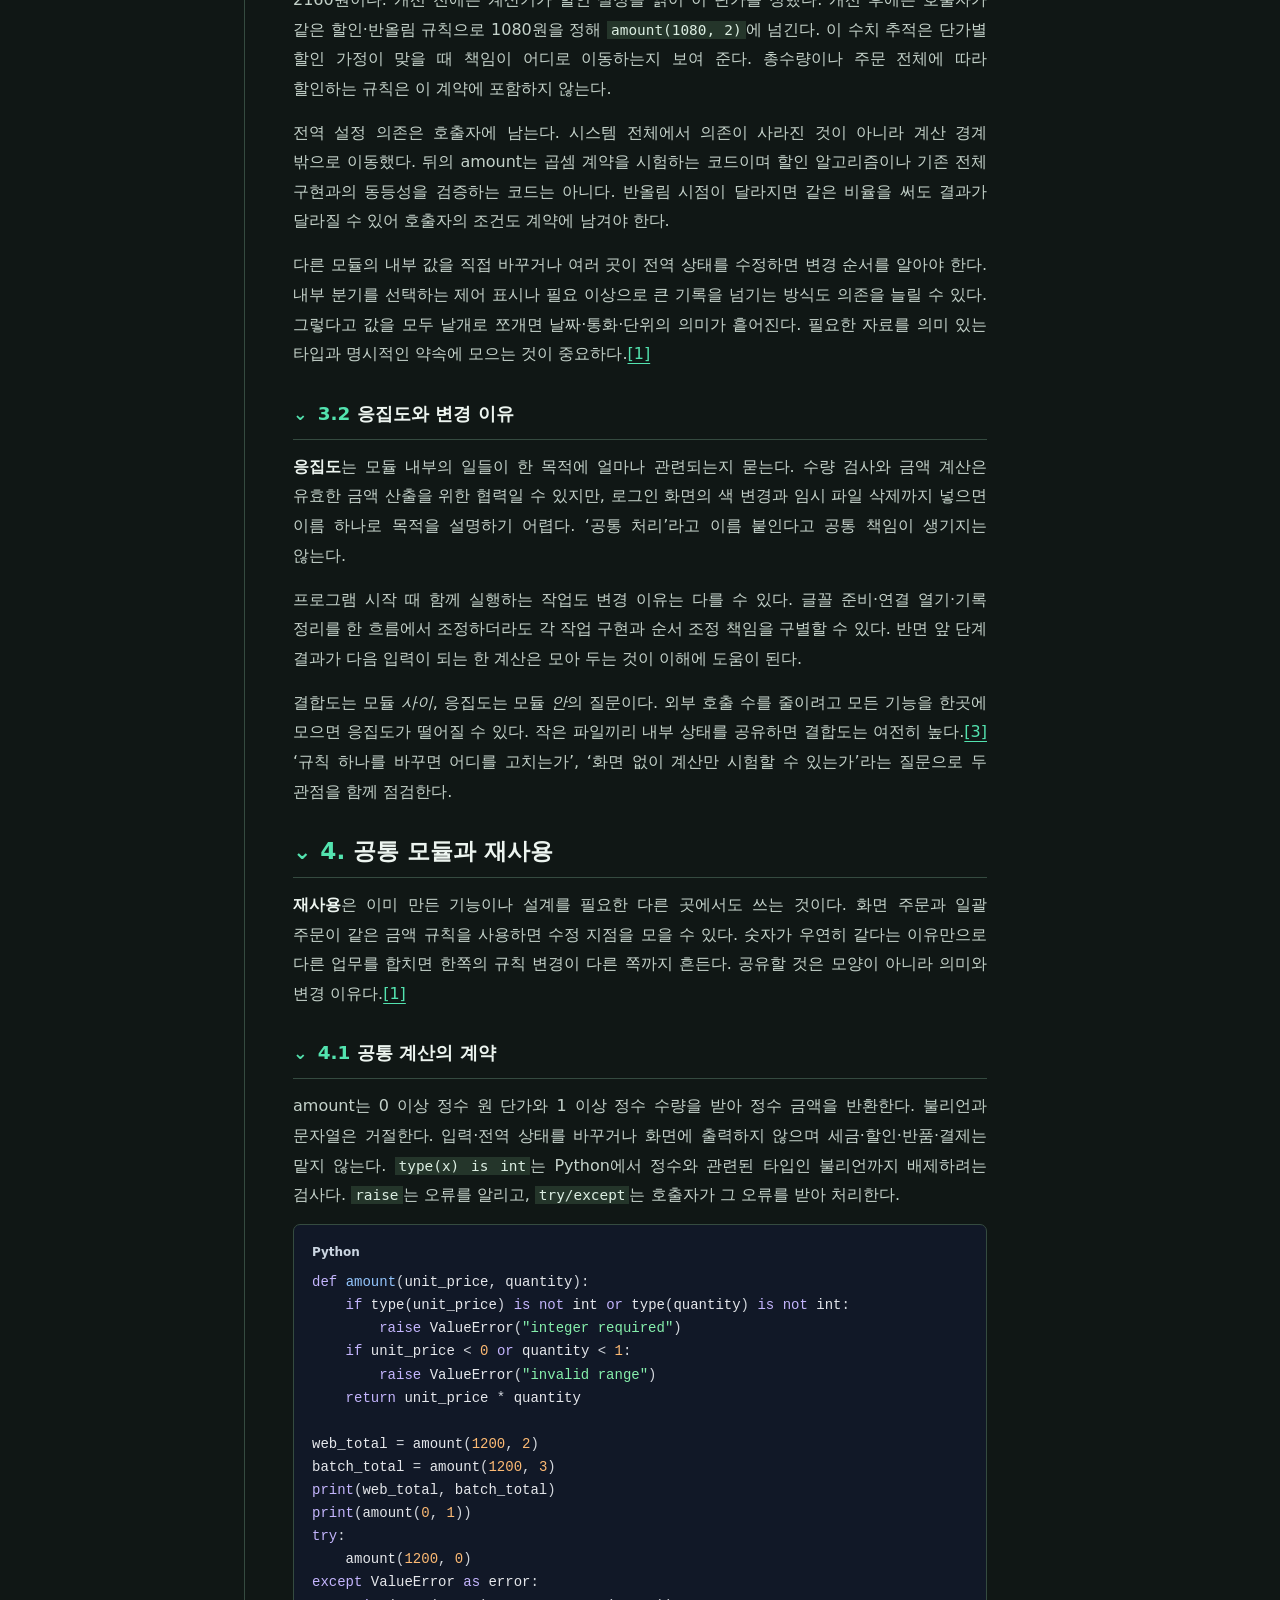
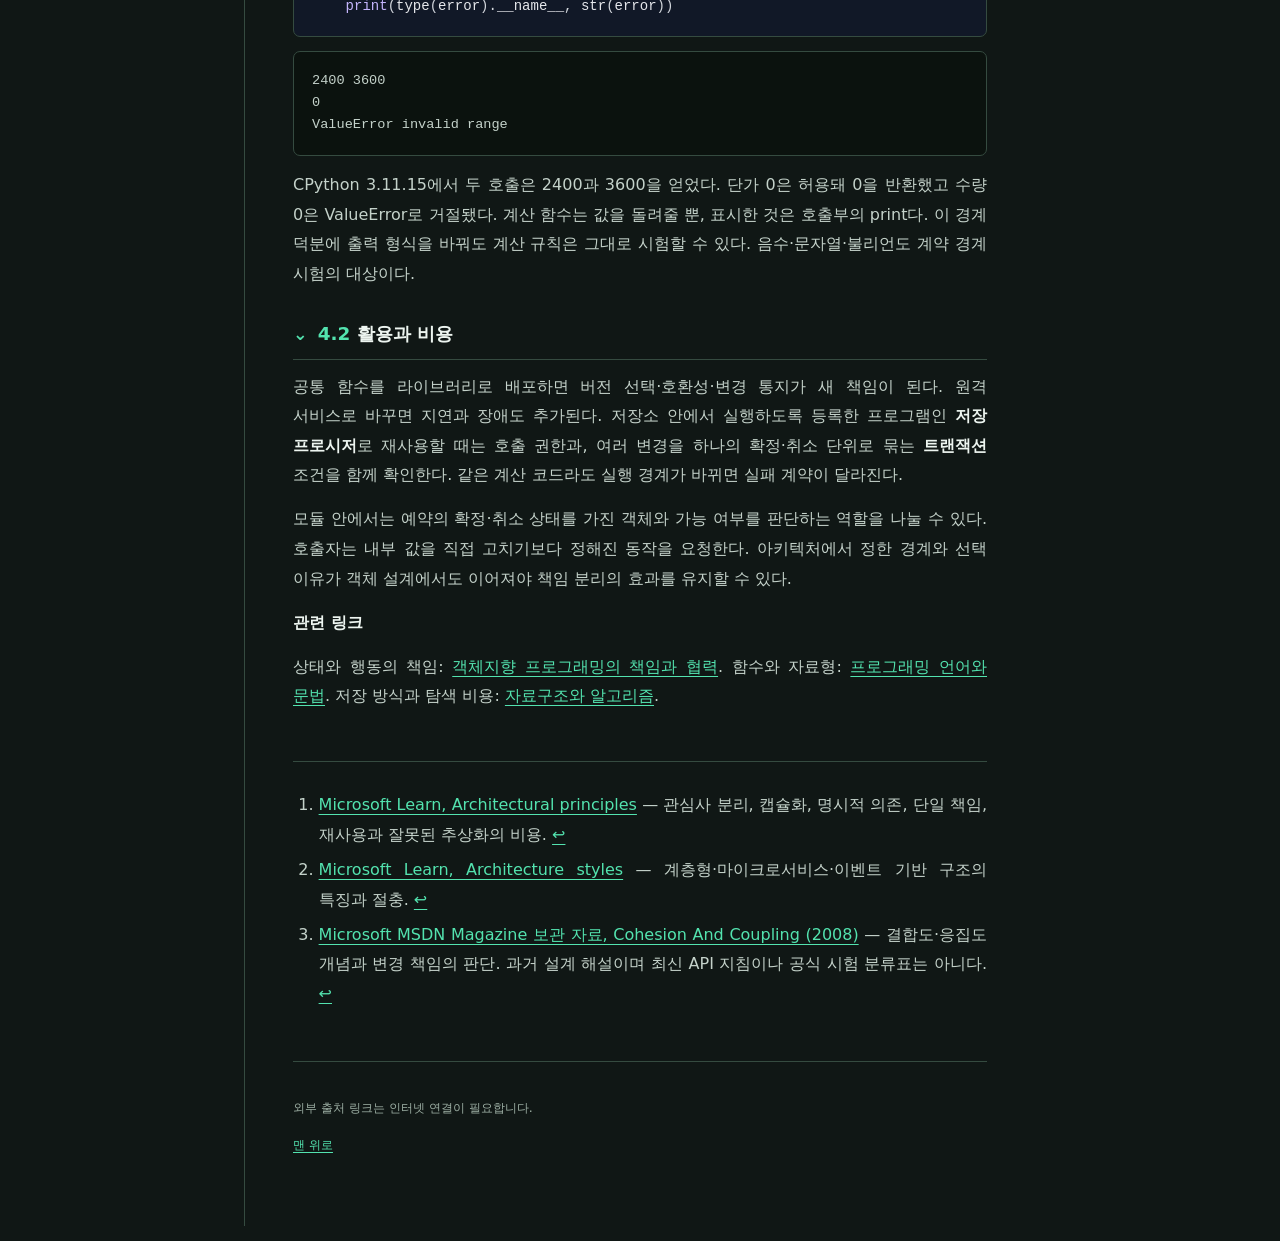
<file: 소프트웨어_구조와_모듈.html>
<!doctype html>
<html lang="ko"><head><meta charset="utf-8"><meta name="viewport" content="width=device-width, initial-scale=1"><meta name="description" content="검토용 12기사 HTML 눈검사"><title>소프트웨어 아키텍처와 모듈 · OJT 기술 사전</title><script src="assets/wiki.js" defer></script><script src="assets/footnotes.js" defer></script><script src="assets/reader-content.js" defer></script><link rel="stylesheet" href="assets/pilot.css"><link rel="stylesheet" href="assets/code-color.css">
<script defer src="assets/prism-local.js"></script>
<script defer src="assets/code-color.js"></script>
<style id="batch-b-toc-style">#toc .numbered-toc,#toc .numbered-toc ol{list-style:none}#toc .numbered-toc ol{padding-inline-start:1.25rem;margin-block:.35rem}#toc li{margin-block:.25rem}</style>
<link rel="stylesheet" href="assets/section-ui.css">
<script defer src="assets/section-ui.js"></script>
</head>
<body class="article-page"><a class="skip-link" href="#main">본문 바로가기</a>
<header class="site-header"><a class="site-brand" href="index.html">OJT <span>기술 사전</span></a><nav aria-label="상단"><a href="index.html">전체 용어</a><a href="#toc">목차</a></nav></header>
<div class="wiki-layout">
<aside id="term-sidebar" class="sidebar" aria-label="용어 탐색"><div class="nav-inner"><label for="wiki-search">용어 검색</label><input id="wiki-search" type="search" placeholder="제목 · 약어 · 별칭 검색" autocomplete="off" role="combobox" aria-autocomplete="list" aria-expanded="false" aria-controls="search-results" aria-describedby="search-status"><ul id="search-results" role="listbox" aria-label="검색 제안" hidden></ul><div class="search-status" id="search-status" role="status" aria-live="polite">12개 용어</div><label for="category-filter">분류 탐색</label><select id="category-filter"><option value="">검토용 12기사</option></select><details class="all-terms"><summary>전체 용어 목록</summary><nav aria-label="기술 용어 목록"><ol><li data-category="검토용 12기사" data-search="요구사항과 분석 모델 requirements_models"><a href="요구사항과_분석_모델.html">요구사항과 분석 모델</a></li><li data-category="검토용 12기사" data-search="사용자 인터페이스 설계 ui_design"><a href="사용자_화면_설계.html">사용자 인터페이스 설계</a></li><li data-category="검토용 12기사" data-search="자료구조와 알고리즘 data_structures"><a href="자료구조와_알고리즘_선택.html">자료구조와 알고리즘</a></li><li data-category="검토용 12기사" data-search="프로그래밍 언어와 문법 programming_foundations"><a href="프로그래밍_언어와_기본_문법.html">프로그래밍 언어와 문법</a></li><li data-category="검토용 12기사" data-search="소프트웨어 아키텍처와 모듈 software_architecture"><a href="소프트웨어_구조와_모듈.html">소프트웨어 아키텍처와 모듈</a></li><li data-category="검토용 12기사" data-search="OOP 객체지향 객체지향 프로그래밍 Object-Oriented Programming 객체지향과 설계 패턴"><a href="객체지향_프로그래밍.html">객체지향 프로그래밍</a></li><li data-category="검토용 12기사" data-search="디자인 패턴 설계 패턴 Design Patterns GoF 객체지향과 설계 패턴"><a href="디자인_패턴.html">디자인 패턴</a></li><li data-category="검토용 12기사" data-search="관계형 데이터베이스 rdbms"><a href="관계형_데이터베이스.html">관계형 데이터베이스</a></li><li data-category="검토용 12기사" data-search="운영체제 operating_system"><a href="운영체제.html">운영체제</a></li><li data-category="검토용 12기사" data-search="HTTP http"><a href="HTTP와_웹_요청.html">HTTP</a></li><li data-category="검토용 12기사" data-search="해싱 hashing"><a href="해싱.html">해싱</a></li><li data-category="검토용 12기사" data-search="XSS Cross-Site Scripting 크로스사이트 스크립팅"><a href="XSS.html">XSS</a></li></ol></nav></details></div></aside>
<main class="page" id="main" tabindex="-1"><nav class="breadcrumb" aria-label="현재 위치"><a href="index.html">기술 사전</a> / 소프트웨어 아키텍처와 모듈</nav><header class="article-header"><h1>소프트웨어 아키텍처와 모듈</h1></header><nav class="toc" id="toc" aria-label="이 문서의 목차"><details open><summary>목차</summary><ol class="numbered-toc"><li><a href="#definition">1. 아키텍처와 모듈</a></li><li><a href="#design-models">2. 구조 선택과 품질</a><ol><li><a href="#model-views-heading">2.1 구조·동작 모델과 인터페이스</a></li><li><a href="#architecture-styles">2.2 아키텍처 유형</a></li><li><a href="#quality-attributes">2.3 품질 속성과 절충</a></li></ol></li><li><a href="#modularity">3. 모듈의 책임과 의존</a><ol><li><a href="#coupling-heading-new">3.1 결합도와 경계</a></li><li><a href="#cohesion">3.2 응집도와 변경 이유</a></li></ol></li><li><a href="#reuse-contract">4. 공통 모듈과 재사용</a><ol><li><a href="#amount-contract-new">4.1 공통 계산의 계약</a></li><li><a href="#scope-boundary">4.2 활용과 비용</a></li></ol></li></ol></details></nav><section id="definition"><h2>1. 아키텍처와 모듈</h2>
<p>파일이나 서비스를 잘게 나누면 변경이 쉬워질까? 예약 화면의 문구를 바꿀 때 요금 계산을 고치지 않아도 된다면 분리의 효과가 있다. 하지만 예약 하나를 위해 여러 서비스의 계약을 동시에 수정해야 한다면 파일 수만 늘어난 셈일 수 있다. <strong>소프트웨어 아키텍처</strong>는 주요 구성요소와 관계, 지켜야 할 제약, 그런 구조를 선택한 이유를 다룬다. 목적은 상자를 늘리는 것이 아니라 기능을 제공하면서 변경과 실패의 영향을 이해할 수 있게 하는 것이다.</p>
<p><strong>모듈</strong>은 관련된 일을 하나의 책임으로 묶고 정해진 통로로 협력하는 단위다. 이름 붙인 처리 묶음인 함수, 클래스들의 묶음, 다른 코드가 가져다 쓰는 라이브러리, 독립 실행 서비스가 설계상 모듈이 될 수 있다. 언어 문법의 모듈이나 파일 구분만으로 책임이 잘 나뉘었다고 판정하지는 않는다.</p>
<p>아키텍처가 예약 화면·업무 규칙·저장 기능의 관계를 정한다면 세부 모듈 설계는 각 경계의 입력, 결과, 오류와 내부 동작을 구체화한다. 먼저 어떤 변경을 분리할지 정하고, 다음으로 그 부분들이 어떻게 협력할지 정해야 두 수준이 이어진다.</p></section>
<section id="design-models"><h2>2. 구조 선택과 품질</h2>
<p>구조의 이름을 먼저 고르는 대신 질문을 먼저 고른다. 저장 형식이 바뀌면 화면도 바뀌는가, 저장 실패 뒤 성공을 표시할 수 있는가, 알림이 늦어도 예약은 조회되는가가 서로 다른 질문이다.</p>
<h3 id="model-views-heading">2.1 구조·동작 모델과 인터페이스</h3>
<p><strong>모델</strong>은 목적에 필요한 사실을 골라 단순화한 표현이다. 구조 모델은 구성요소와 의존을, 동작 모델은 요청 뒤의 협력 순서를 보여 준다. 같은 화살표라도 호출 의존인지 시간 순서인지 밝혀야 서로 다른 그림을 같은 뜻으로 읽지 않는다.</p>
<figure id="model-views"><figcaption>같은 예약 기능의 구조와 동작</figcaption><pre>구조 관점: 상자는 책임, 화살표는 호출 의존
[예약 화면] → [예약 규칙] → [저장 통로]

동작 관점: 위에서 아래가 처리 순서
사용자: 날짜와 인원을 입력
화면: 예약 규칙에 요청
예약 규칙: 가능 여부를 판단
저장 통로: 확정 내역을 저장하거나 실패를 알림
예약 규칙: 결과에 맞는 응답
화면: 사용자에게 성공 또는 실패 표시</pre></figure>
<p>구조 그림으로는 화면이 저장 통로를 직접 알아야 하는지 묻는다. 동작 그림으로는 저장 결과를 받은 뒤에 성공·실패를 표시하는지 확인한다. 요청·확정·취소 사이의 변화를 나타내는 상태 모델을 더하면 어느 상태에서 취소할 수 있는지도 살필 수 있다. 동작에 등장하는 구성요소가 구조에서 빠지거나 실패 뒤 무조건 확정된다면 모델 사이의 모순이다.</p>
<p><strong>인터페이스</strong>는 경계를 넘을 때 쓸 이름·입력·결과·오류의 약속이다. 화면만을 뜻하지 않는다. 예약 요청이라면 날짜 형식, 인원 범위, 같은 요청의 재전송 의미, 저장 실패 표현까지 정해야 한다. 명시적인 계약은 호출자가 내부 구조를 추측하거나 전역 설정에 몰래 의존하는 일을 줄인다.<a href="#sa-ref-principles" id="sa-cite-models">[1]</a></p>
<p>외부 시스템과의 경계도 같은 방식으로 식별한다. 알림 서비스가 실패했을 때 예약 자체를 취소할지, 예약은 남겨 두고 알림만 다시 시도할지 정해야 한다. 외부 사용자를 포함한 시스템 관점과 소프트웨어 내부 관점을 나누되, 하나의 요청이 경계를 지나는 흐름은 연결해서 검토한다.</p>
<section id="architecture-styles"><h3>2.2 아키텍처 유형</h3>
<p><strong>계층형 구조</strong>는 표현·업무 규칙·자료 접근처럼 역할별로 층을 둔다. 화면 문구가 바뀌어도 예약 가능 규칙이 남도록 하는 분리다. 논리 계층은 책임의 구분이고 물리 배포 단위는 실행 위치의 구분이므로 한 프로그램 안에도 여러 계층이 있을 수 있다. 층마다 서버를 따로 둘 필요는 없다.<a href="#sa-ref-styles" id="sa-cite-styles">[2]</a></p>
<p><strong>단일 배포형</strong>은 관련 기능을 함께 배포한다. 내부 모듈 경계를 지킬 수도 있으므로 단일 배포 자체가 나쁜 구조는 아니다. 추적과 초기 배포는 단순하지만 작은 변경에도 전체를 배포할 수 있다. 업무 능력별 <strong>마이크로서비스</strong>는 독립 개발·배포·확장의 필요가 클 때 대안이 된다. 대신 원격 호출 실패, 버전 차이, 서비스 사이 자료 일관성을 다룰 비용이 생긴다.</p>
<p><strong>이벤트</strong>는 어떤 일이 일어났다는 사실이다. 이벤트 기반 구조에서는 예약 확정 사실을 발행하고 관심 있는 알림·통계 처리자가 반응한다. 발행자는 모든 수신자의 내부 동작을 몰라도 되지만 처리 지연과 메시지 형식에 대한 의존은 남는다. 전달 유실·중복·순서 변화에 어떻게 대응할지도 설계한다.<a href="#sa-ref-styles" id="sa-cite-events">[2]</a></p>
<figure id="architecture-choices"><figcaption>예약 확정과 후속 작업 — 호출과 사실 전달의 차이</figcaption><pre>직접 호출: 응답을 기다리는 관계
예약 규칙 → 알림 기능 → 알림 결과 반환

이벤트 기반: 확정 사실에 반응하는 관계
예약 확정 사실 → 전달 통로 → 알림 처리
                         → 통계 갱신</pre></figure>
<p>계층, 배포 단위, 이벤트는 같은 축의 세 선택지가 아니다. 계층을 가진 단일 프로그램이 이벤트 방식으로 내부 기능을 연결할 수도 있다. 그림의 직접 호출은 응답을 기다리고, 이벤트 흐름은 확정과 후속 작업을 분리한다. 어느 쪽도 ‘예약 저장 성공, 알림 실패’라는 상태를 없애지 않는다. 로컬 메서드 호출과 네트워크 원격 호출의 실패 조건 역시 다르다.</p></section>
<section id="quality-attributes"><h3>2.3 품질 속성과 절충</h3>
<p>예약을 받는 것은 기능이고, 변경하기 쉽고 빠르며 일부 실패를 견디는 것은 <strong>품질 속성</strong>의 질문이다. 유지보수성은 이해·수정의 용이성, 성능은 응답 시간과 처리 능력, 가용성은 필요할 때 이용할 수 있는 정도다. 보안은 허용된 주체의 접근과 자료 보호에 관계한다. 검증을 늘리면 잘못된 입력을 일찍 막지만 처리 비용도 추가된다.</p>
<p>‘빠르고 안전하다’보다 ‘휴일 요금 변경 시 화면 코드는 수정하지 않는다’, ‘알림 실패 뒤에도 확정 예약을 조회할 수 있다’처럼 상황과 결과를 적으면 검토 기준이 생긴다. 성능 수치는 입력량·환경을 정하고 시험해야 하며 구조 이름으로 추측하지 않는다.</p>
<table><caption>예약 기능에서 대안을 비교하는 질문</caption><thead><tr><th scope="col">원하는 성질</th><th scope="col">도움이 되는 분리</th><th scope="col">함께 검토할 비용</th></tr></thead><tbody><tr><th scope="row">요금 규칙의 독립 변경</th><td>화면과 계산 책임 분리</td><td>입출력 계약 유지와 호출부 시험</td></tr><tr><th scope="row">알림 지연의 영향 축소</th><td>확정과 후속 알림 분리</td><td>재시도·중복 처리·상태 추적</td></tr><tr><th scope="row">독립 배포와 확장</th><td>업무 능력별 서비스 분리</td><td>통신 실패·자료 일관성·운영 부담</td></tr></tbody></table>
<p>각 대안은 장점과 비용을 함께 가진다. 공식 아키텍처 안내도 복잡도와 통신·관리 비용을 함께 비교한다.<a href="#sa-ref-styles" id="sa-cite-tradeoffs">[2]</a> 작은 업무를 독립 서비스로 쪼개는 것보다 경계를 잘 지킨 모듈들을 한 프로그램에 두는 것이 요구에 더 맞을 수 있다.</p></section></section>
<section id="modularity"><h2>3. 모듈의 책임과 의존</h2>
<p><strong>모듈화</strong>는 책임이 분명한 부분과 협력 방식을 정하는 일이다. 요금, 영수증 모양, 저장 형식이 바뀌는 이유는 다르다. 반대로 같은 계산의 중간 단계마다 파일을 나누면 흐름을 읽는 비용만 늘 수 있다. 줄 수보다 변경 이유를 경계의 기준으로 삼는다.</p>
<h3 id="coupling-heading-new">3.1 결합도와 경계</h3>
<p><strong>결합도</strong>는 다른 모듈의 자료와 내부 동작에 의존하는 정도다. 요금 계산이 화면 상자에서 수량을 읽고 전역 할인 설정을 해석하고 영수증까지 출력하면 세 변경이 계산에 들어온다. 계산이 필요한 단가·수량만 받아 금액을 반환하도록 좁히면 화면과 출력 형식을 몰라도 시험할 수 있다.</p>
<figure id="coupling-boundary"><figcaption>요금 계산 경계 — 화살표는 사용 의존</figcaption><pre>개선 전
요금 계산 → 화면 입력 상자
          → 전역 할인 설정
          → 영수증 출력 형식

개선 후: 할인 적용 책임을 호출자로 이동
호출자 → 화면 입력 상자
호출자 → 전역 할인 설정
호출자: 할인 적용 단가를 결정
호출자 → 요금 계산(할인 적용 단가, 수량) → 금액 반환
호출자 → 영수증 표시(금액)</pre>
<p>할인을 적용한 단가를 호출자가 정하고 계산기는 그 단가와 수량으로 금액을 구한다. 단가별 할인·동일 반올림·0 이상 정수 원이라는 계약과 전역 설정에 대한 호출자 의존은 유지한다.</p></figure>
<p>구체적으로 기본 단가 1200원, 단가별 10% 할인, 수량 2라면 할인 단가는 1080원이고 결과는 2160원이다. 개선 전에는 계산기가 할인 설정을 읽어 이 단가를 정했다. 개선 후에는 호출자가 같은 할인·반올림 규칙으로 1080원을 정해 <code>amount(1080, 2)</code>에 넘긴다. 이 수치 추적은 단가별 할인 가정이 맞을 때 책임이 어디로 이동하는지 보여 준다. 총수량이나 주문 전체에 따라 할인하는 규칙은 이 계약에 포함하지 않는다.</p>
<p>전역 설정 의존은 호출자에 남는다. 시스템 전체에서 의존이 사라진 것이 아니라 계산 경계 밖으로 이동했다. 뒤의 amount는 곱셈 계약을 시험하는 코드이며 할인 알고리즘이나 기존 전체 구현과의 동등성을 검증하는 코드는 아니다. 반올림 시점이 달라지면 같은 비율을 써도 결과가 달라질 수 있어 호출자의 조건도 계약에 남겨야 한다.</p>
<p>다른 모듈의 내부 값을 직접 바꾸거나 여러 곳이 전역 상태를 수정하면 변경 순서를 알아야 한다. 내부 분기를 선택하는 제어 표시나 필요 이상으로 큰 기록을 넘기는 방식도 의존을 늘릴 수 있다. 그렇다고 값을 모두 낱개로 쪼개면 날짜·통화·단위의 의미가 흩어진다. 필요한 자료를 의미 있는 타입과 명시적인 약속에 모으는 것이 중요하다.<a href="#sa-ref-principles" id="sa-cite-coupling">[1]</a></p>
<section id="cohesion"><h3>3.2 응집도와 변경 이유</h3>
<p><strong>응집도</strong>는 모듈 내부의 일들이 한 목적에 얼마나 관련되는지 묻는다. 수량 검사와 금액 계산은 유효한 금액 산출을 위한 협력일 수 있지만, 로그인 화면의 색 변경과 임시 파일 삭제까지 넣으면 이름 하나로 목적을 설명하기 어렵다. ‘공통 처리’라고 이름 붙인다고 공통 책임이 생기지는 않는다.</p>
<p>프로그램 시작 때 함께 실행하는 작업도 변경 이유는 다를 수 있다. 글꼴 준비·연결 열기·기록 정리를 한 흐름에서 조정하더라도 각 작업 구현과 순서 조정 책임을 구별할 수 있다. 반면 앞 단계 결과가 다음 입력이 되는 한 계산은 모아 두는 것이 이해에 도움이 된다.</p>
<p>결합도는 모듈 <em>사이</em>, 응집도는 모듈 <em>안</em>의 질문이다. 외부 호출 수를 줄이려고 모든 기능을 한곳에 모으면 응집도가 떨어질 수 있다. 작은 파일끼리 내부 상태를 공유하면 결합도는 여전히 높다.<a href="#sa-ref-cohesion" id="sa-cite-cohesion">[3]</a> ‘규칙 하나를 바꾸면 어디를 고치는가’, ‘화면 없이 계산만 시험할 수 있는가’라는 질문으로 두 관점을 함께 점검한다.</p></section></section>
<section id="reuse-contract"><h2>4. 공통 모듈과 재사용</h2>
<p><strong>재사용</strong>은 이미 만든 기능이나 설계를 필요한 다른 곳에서도 쓰는 것이다. 화면 주문과 일괄 주문이 같은 금액 규칙을 사용하면 수정 지점을 모을 수 있다. 숫자가 우연히 같다는 이유만으로 다른 업무를 합치면 한쪽의 규칙 변경이 다른 쪽까지 흔든다. 공유할 것은 모양이 아니라 의미와 변경 이유다.<a href="#sa-ref-principles" id="sa-cite-reuse">[1]</a></p>
<h3 id="amount-contract-new">4.1 공통 계산의 계약</h3>
<p>amount는 0 이상 정수 원 단가와 1 이상 정수 수량을 받아 정수 금액을 반환한다. 불리언과 문자열은 거절한다. 입력·전역 상태를 바꾸거나 화면에 출력하지 않으며 세금·할인·반품·결제는 맡지 않는다. <code>type(x) is int</code>는 Python에서 정수와 관련된 타입인 불리언까지 배제하려는 검사다. <code>raise</code>는 오류를 알리고, <code>try/except</code>는 호출자가 그 오류를 받아 처리한다.</p>
<pre><code class="language-python" data-example="common_amount">def amount(unit_price, quantity):
    if type(unit_price) is not int or type(quantity) is not int:
        raise ValueError("integer required")
    if unit_price &lt; 0 or quantity &lt; 1:
        raise ValueError("invalid range")
    return unit_price * quantity

web_total = amount(1200, 2)
batch_total = amount(1200, 3)
print(web_total, batch_total)
print(amount(0, 1))
try:
    amount(1200, 0)
except ValueError as error:
    print(type(error).__name__, str(error))
</code></pre>
<pre class="observed-output">2400 3600
0
ValueError invalid range</pre>
<p>CPython 3.11.15에서 두 호출은 2400과 3600을 얻었다. 단가 0은 허용돼 0을 반환했고 수량 0은 ValueError로 거절됐다. 계산 함수는 값을 돌려줄 뿐, 표시한 것은 호출부의 print다. 이 경계 덕분에 출력 형식을 바꿔도 계산 규칙은 그대로 시험할 수 있다. 음수·문자열·불리언도 계약 경계 시험의 대상이다.</p>
<h3 id="scope-boundary">4.2 활용과 비용</h3>
<p>공통 함수를 라이브러리로 배포하면 버전 선택·호환성·변경 통지가 새 책임이 된다. 원격 서비스로 바꾸면 지연과 장애도 추가된다. 저장소 안에서 실행하도록 등록한 프로그램인 <strong>저장 프로시저</strong>로 재사용할 때는 호출 권한과, 여러 변경을 하나의 확정·취소 단위로 묶는 <strong>트랜잭션</strong> 조건을 함께 확인한다. 같은 계산 코드라도 실행 경계가 바뀌면 실패 계약이 달라진다.</p>
<p>모듈 안에서는 예약의 확정·취소 상태를 가진 객체와 가능 여부를 판단하는 역할을 나눌 수 있다. 호출자는 내부 값을 직접 고치기보다 정해진 동작을 요청한다. 아키텍처에서 정한 경계와 선택 이유가 객체 설계에서도 이어져야 책임 분리의 효과를 유지할 수 있다.</p>
<aside class="related-links" aria-label="관련 링크"><p><strong>관련 링크</strong></p><p>상태와 행동의 책임: <a href="객체지향_프로그래밍.html#responsibility-collaboration">객체지향 프로그래밍의 책임과 협력</a>. 함수와 자료형: <a href="프로그래밍_언어와_기본_문법.html#functions-records">프로그래밍 언어와 문법</a>. 저장 방식과 탐색 비용: <a href="자료구조와_알고리즘_선택.html#definition">자료구조와 알고리즘</a>.</p></aside></section>
<section id="references" aria-label="출처와 각주">
<ol><li id="sa-ref-principles"><a href="https://learn.microsoft.com/en-us/dotnet/architecture/modern-web-apps-azure/architectural-principles">Microsoft Learn, Architectural principles</a> — 관심사 분리, 캡슐화, 명시적 의존, 단일 책임, 재사용과 잘못된 추상화의 비용. <a class="footnote-backref" href="#sa-cite-models" aria-label="본문 인용으로 돌아가기">↩</a></li><li id="sa-ref-styles"><a href="https://learn.microsoft.com/en-us/azure/architecture/guide/architecture-styles/">Microsoft Learn, Architecture styles</a> — 계층형·마이크로서비스·이벤트 기반 구조의 특징과 절충. <a class="footnote-backref" href="#sa-cite-styles" aria-label="본문 인용으로 돌아가기">↩</a></li><li id="sa-ref-cohesion"><a href="https://learn.microsoft.com/en-us/archive/msdn-magazine/2008/october/patterns-in-practice-cohesion-and-coupling">Microsoft MSDN Magazine 보관 자료, Cohesion And Coupling (2008)</a> — 결합도·응집도 개념과 변경 책임의 판단. 과거 설계 해설이며 최신 API 지침이나 공식 시험 분류표는 아니다. <a class="footnote-backref" href="#sa-cite-cohesion" aria-label="본문 인용으로 돌아가기">↩</a></li></ol>
</section>
<footer class="site-footer"><p>외부 출처 링크는 인터넷 연결이 필요합니다.</p><a href="#main">맨 위로</a></footer></main></div><div class="footnote-preview" id="footnote-preview" role="dialog" aria-label="각주 미리보기" hidden>
  <div class="footnote-preview-header"><strong id="footnote-preview-label"></strong><button type="button" aria-label="각주 미리보기 닫기">닫기</button></div>
  <div id="footnote-preview-content"></div>
</div></body></html>
</file>
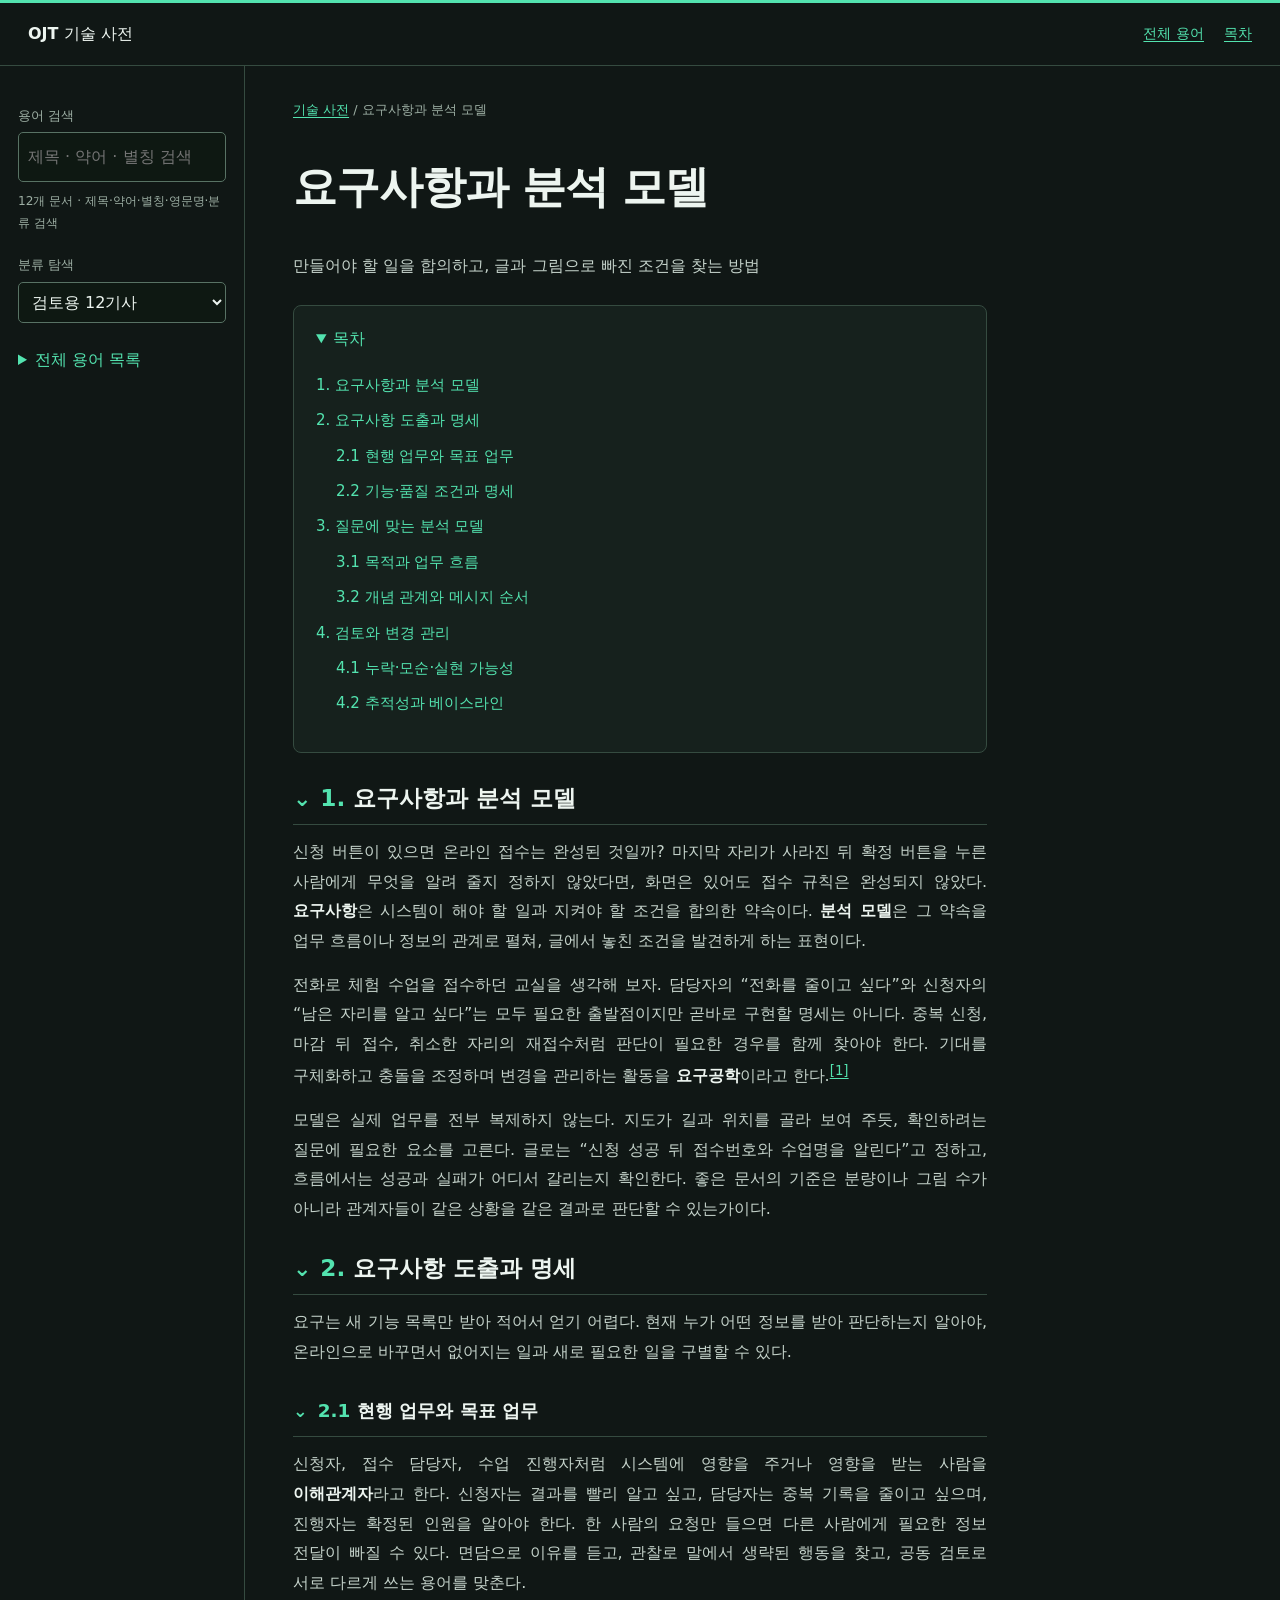
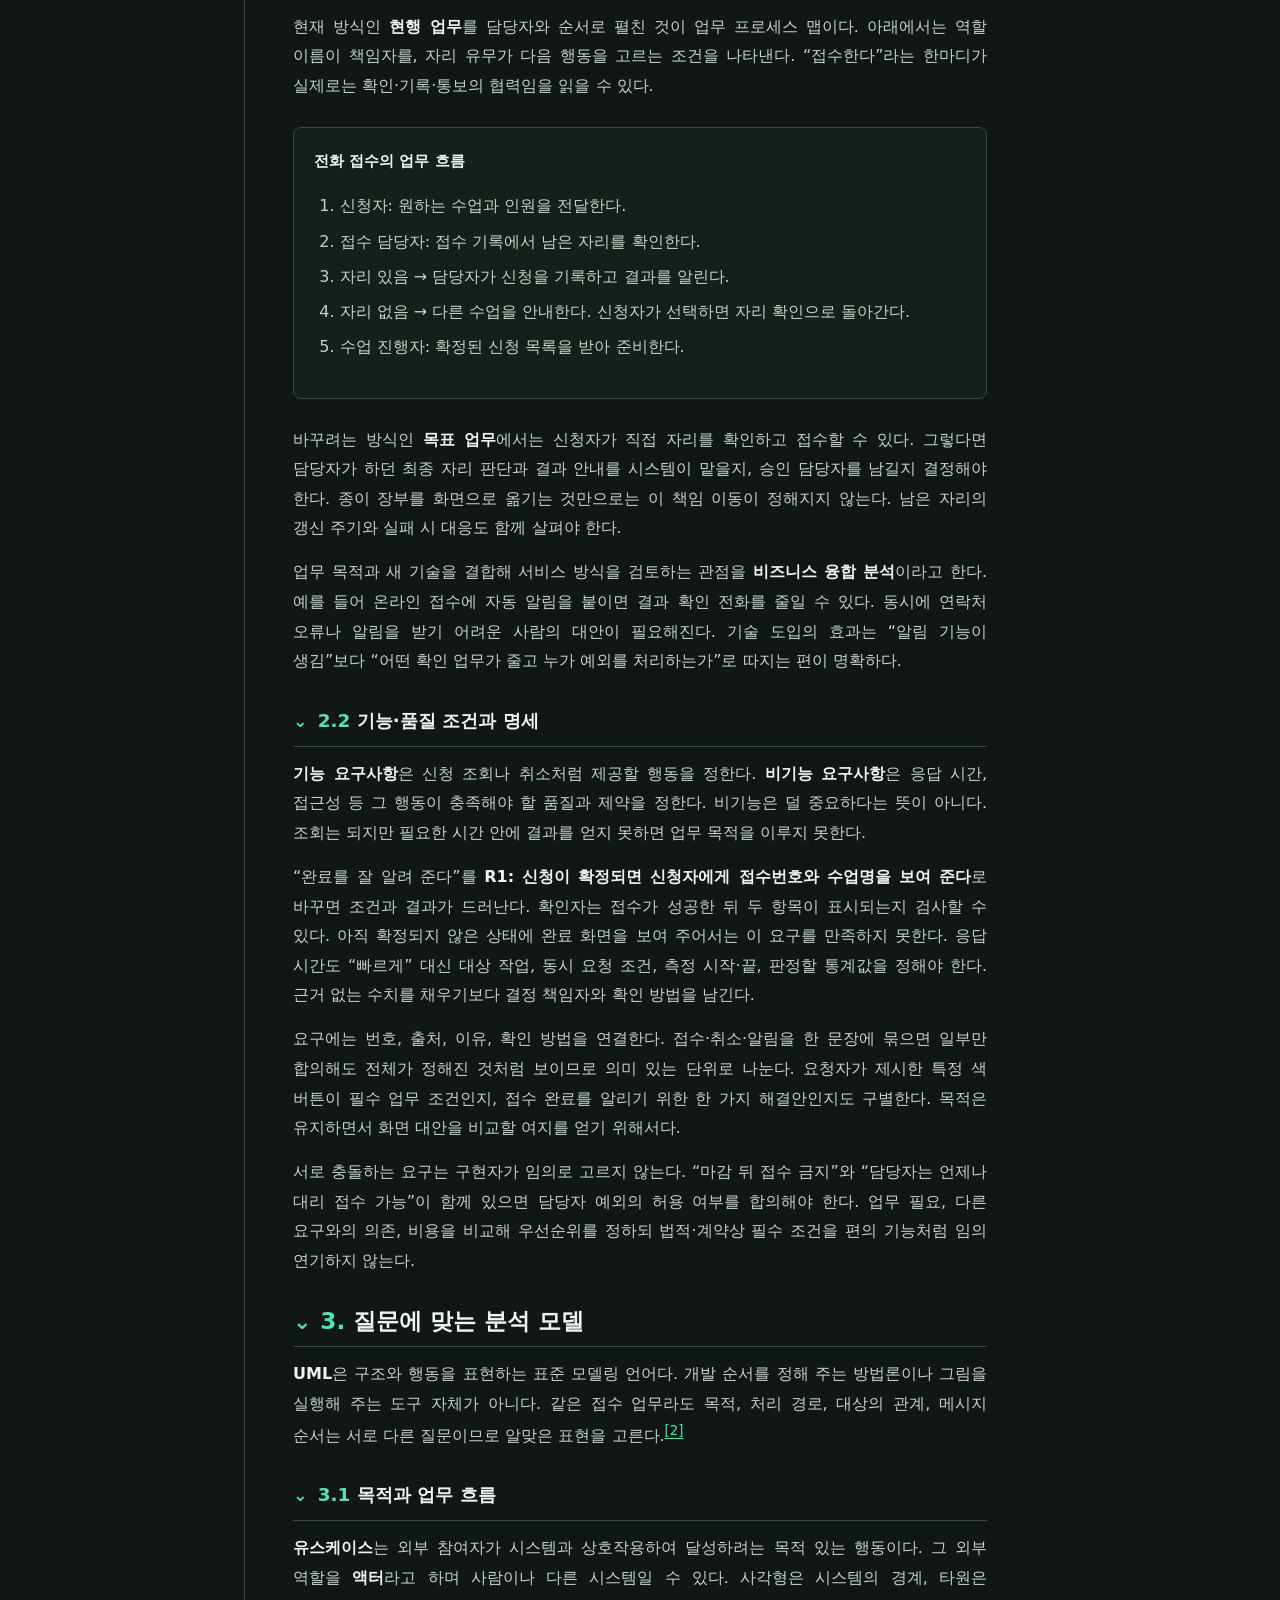
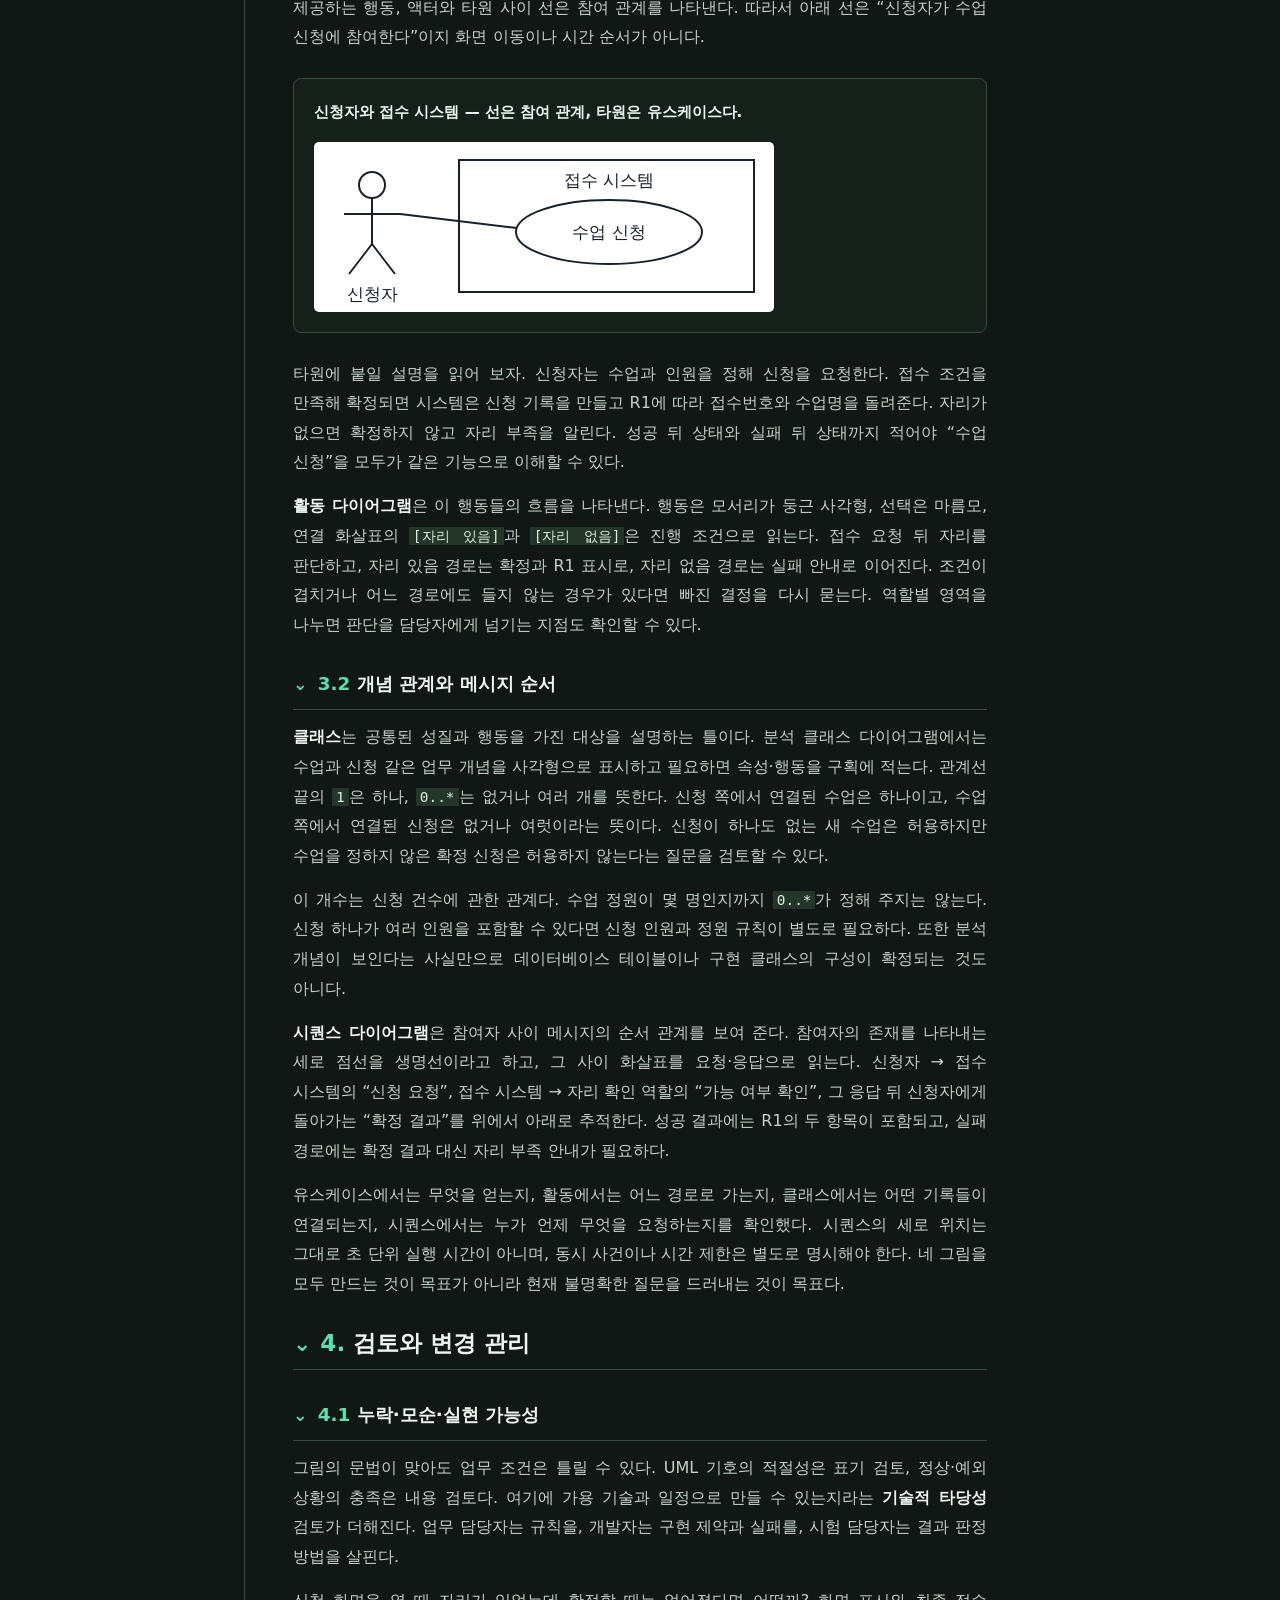
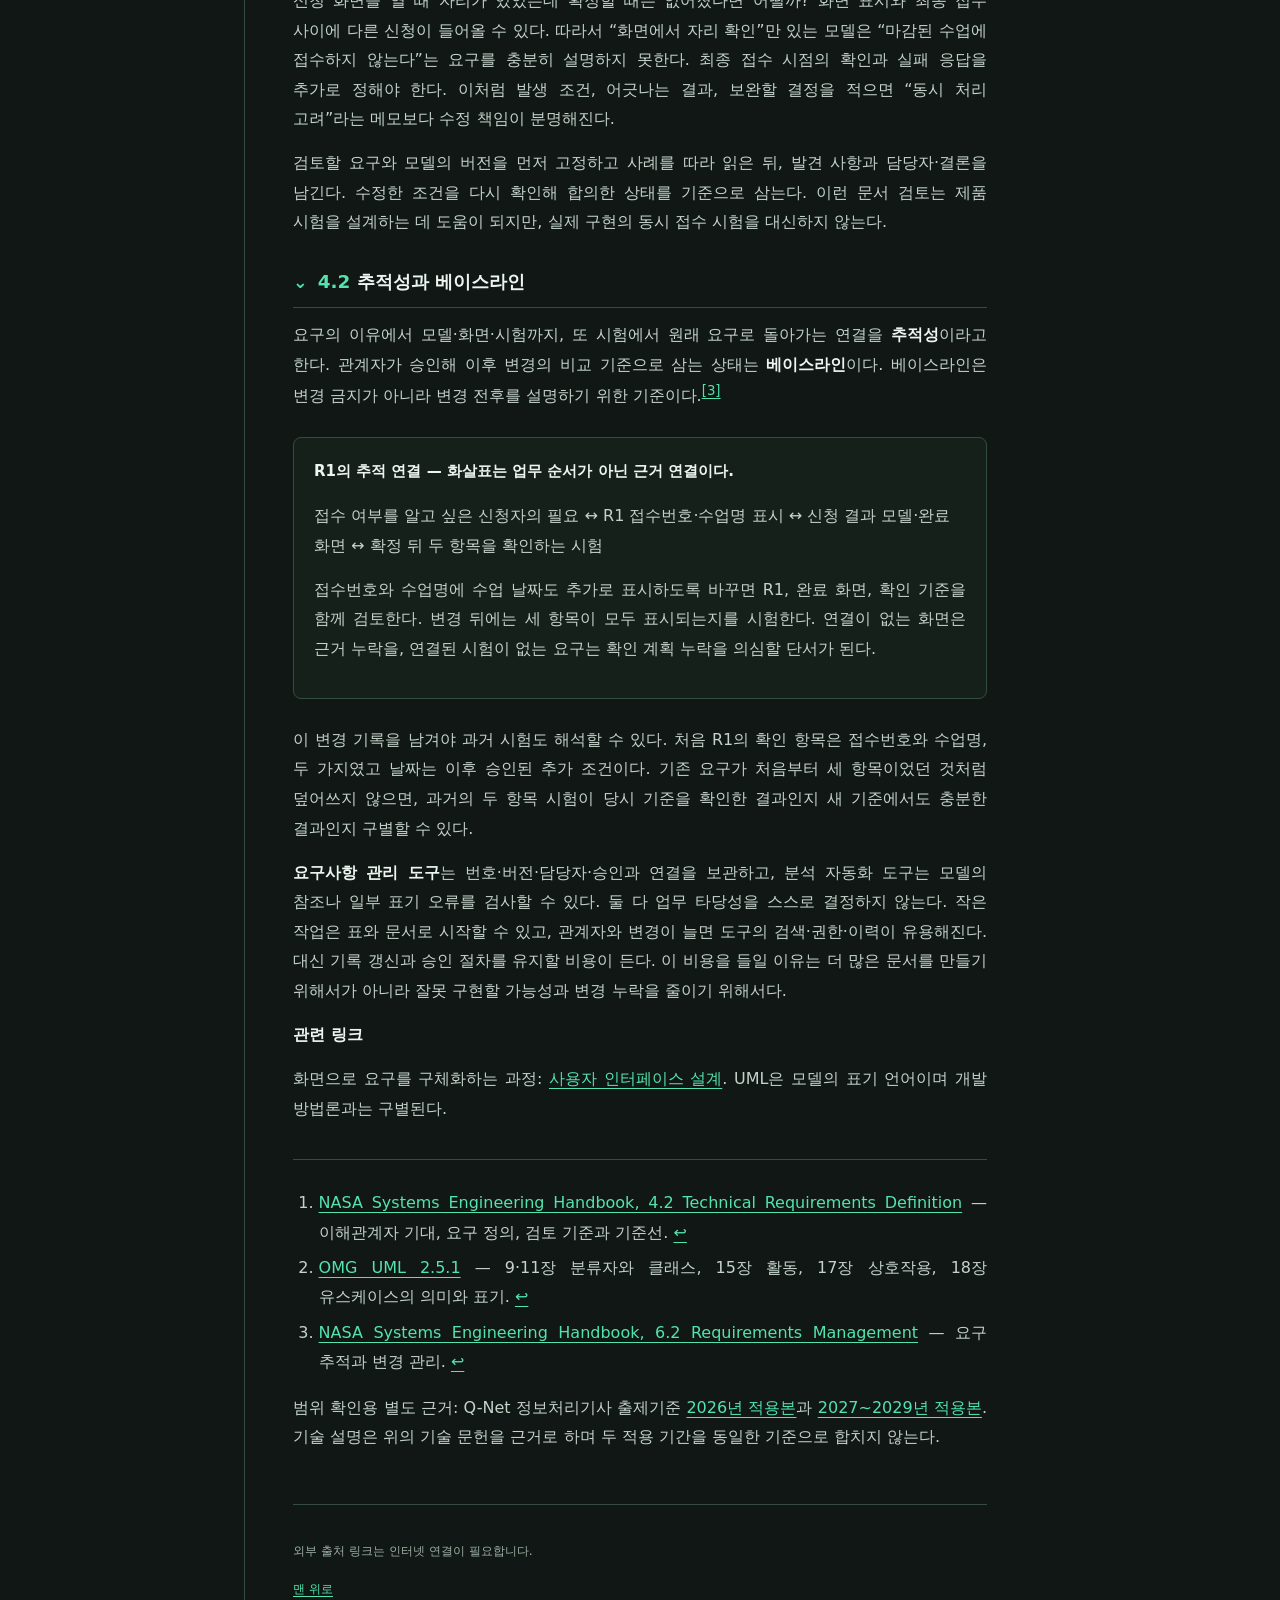
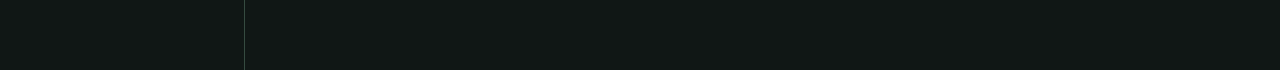
<file: 요구사항과_분석_모델.html>
<!doctype html>
<html lang="ko"><head><meta charset="utf-8"><meta name="viewport" content="width=device-width, initial-scale=1"><meta name="description" content="검토용 12기사 HTML 눈검사"><title>요구사항과 분석 모델 · OJT 기술 사전</title><script src="assets/wiki.js" defer></script><script src="assets/footnotes.js" defer></script><script src="assets/reader-content.js" defer></script><link rel="stylesheet" href="assets/pilot.css"><style id="batch-a-toc-style">#toc .numbered-toc,#toc .numbered-toc ol{list-style:none}#toc .numbered-toc ol{padding-inline-start:1.25rem;margin-block:.35rem}#toc a{overflow-wrap:anywhere}</style>
<link rel="stylesheet" href="assets/section-ui.css">
<script defer src="assets/section-ui.js"></script>
</head>
<body class="article-page"><a class="skip-link" href="#main">본문 바로가기</a>
<header class="site-header"><a class="site-brand" href="index.html">OJT <span>기술 사전</span></a><nav aria-label="상단"><a href="index.html">전체 용어</a><a href="#toc">목차</a></nav></header>
<div class="wiki-layout">
<aside id="term-sidebar" class="sidebar" aria-label="용어 탐색"><div class="nav-inner"><label for="wiki-search">용어 검색</label><input id="wiki-search" type="search" placeholder="제목 · 약어 · 별칭 검색" autocomplete="off" role="combobox" aria-autocomplete="list" aria-expanded="false" aria-controls="search-results" aria-describedby="search-status"><ul id="search-results" role="listbox" aria-label="검색 제안" hidden></ul><div class="search-status" id="search-status" role="status" aria-live="polite">12개 용어</div><label for="category-filter">분류 탐색</label><select id="category-filter"><option value="">검토용 12기사</option></select><details class="all-terms"><summary>전체 용어 목록</summary><nav aria-label="기술 용어 목록"><ol><li data-category="검토용 12기사" data-search="요구사항과 분석 모델 requirements_models"><a href="요구사항과_분석_모델.html">요구사항과 분석 모델</a></li><li data-category="검토용 12기사" data-search="사용자 인터페이스 설계 ui_design"><a href="사용자_화면_설계.html">사용자 인터페이스 설계</a></li><li data-category="검토용 12기사" data-search="자료구조와 알고리즘 data_structures"><a href="자료구조와_알고리즘_선택.html">자료구조와 알고리즘</a></li><li data-category="검토용 12기사" data-search="프로그래밍 언어와 문법 programming_foundations"><a href="프로그래밍_언어와_기본_문법.html">프로그래밍 언어와 문법</a></li><li data-category="검토용 12기사" data-search="소프트웨어 아키텍처와 모듈 software_architecture"><a href="소프트웨어_구조와_모듈.html">소프트웨어 아키텍처와 모듈</a></li><li data-category="검토용 12기사" data-search="OOP 객체지향 객체지향 프로그래밍 Object-Oriented Programming 객체지향과 설계 패턴"><a href="객체지향_프로그래밍.html">객체지향 프로그래밍</a></li><li data-category="검토용 12기사" data-search="디자인 패턴 설계 패턴 Design Patterns GoF 객체지향과 설계 패턴"><a href="디자인_패턴.html">디자인 패턴</a></li><li data-category="검토용 12기사" data-search="관계형 데이터베이스 rdbms"><a href="관계형_데이터베이스.html">관계형 데이터베이스</a></li><li data-category="검토용 12기사" data-search="운영체제 operating_system"><a href="운영체제.html">운영체제</a></li><li data-category="검토용 12기사" data-search="HTTP http"><a href="HTTP와_웹_요청.html">HTTP</a></li><li data-category="검토용 12기사" data-search="해싱 hashing"><a href="해싱.html">해싱</a></li><li data-category="검토용 12기사" data-search="XSS Cross-Site Scripting 크로스사이트 스크립팅"><a href="XSS.html">XSS</a></li></ol></nav></details></div></aside>
<main class="page" id="main" tabindex="-1"><nav class="breadcrumb" aria-label="현재 위치"><a href="index.html">기술 사전</a> / 요구사항과 분석 모델</nav><article data-article-id="requirements_models" lang="ko">
<header><h1>요구사항과 분석 모델</h1><p>만들어야 할 일을 합의하고, 글과 그림으로 빠진 조건을 찾는 방법</p></header><nav aria-label="이 문서의 목차" class="toc" id="toc"><details open><summary>목차</summary><ol class="numbered-toc"><li><a href="#overview">1. 요구사항과 분석 모델</a></li><li><a href="#business">2. 요구사항 도출과 명세</a><ol><li><a href="#business-current-new">2.1 현행 업무와 목표 업무</a></li><li><a href="#requirements">2.2 기능·품질 조건과 명세</a></li></ol></li><li><a href="#models">3. 질문에 맞는 분석 모델</a><ol><li><a href="#purpose-flow-new">3.1 목적과 업무 흐름</a></li><li><a href="#analysis-relations-new">3.2 개념 관계와 메시지 순서</a></li></ol></li><li><a href="#validation">4. 검토와 변경 관리</a><ol><li><a href="#validation-check-new">4.1 누락·모순·실현 가능성</a></li><li><a href="#trace-tools">4.2 추적성과 베이스라인</a></li></ol></li></ol></details></nav>
<section id="overview"><h2>1. 요구사항과 분석 모델</h2>
<p>신청 버튼이 있으면 온라인 접수는 완성된 것일까? 마지막 자리가 사라진 뒤 확정 버튼을 누른 사람에게 무엇을 알려 줄지 정하지 않았다면, 화면은 있어도 접수 규칙은 완성되지 않았다. <strong>요구사항</strong>은 시스템이 해야 할 일과 지켜야 할 조건을 합의한 약속이다. <strong>분석 모델</strong>은 그 약속을 업무 흐름이나 정보의 관계로 펼쳐, 글에서 놓친 조건을 발견하게 하는 표현이다.</p>
<p>전화로 체험 수업을 접수하던 교실을 생각해 보자. 담당자의 “전화를 줄이고 싶다”와 신청자의 “남은 자리를 알고 싶다”는 모두 필요한 출발점이지만 곧바로 구현할 명세는 아니다. 중복 신청, 마감 뒤 접수, 취소한 자리의 재접수처럼 판단이 필요한 경우를 함께 찾아야 한다. 기대를 구체화하고 충돌을 조정하며 변경을 관리하는 활동을 <strong>요구공학</strong>이라고 한다.<sup><a href="#rm-ref-nasa" id="return-rm-ref-nasa">[1]</a></sup></p>
<p>모델은 실제 업무를 전부 복제하지 않는다. 지도가 길과 위치를 골라 보여 주듯, 확인하려는 질문에 필요한 요소를 고른다. 글로는 “신청 성공 뒤 접수번호와 수업명을 알린다”고 정하고, 흐름에서는 성공과 실패가 어디서 갈리는지 확인한다. 좋은 문서의 기준은 분량이나 그림 수가 아니라 관계자들이 같은 상황을 같은 결과로 판단할 수 있는가이다.</p></section>
<section id="business"><h2>2. 요구사항 도출과 명세</h2>
<p>요구는 새 기능 목록만 받아 적어서 얻기 어렵다. 현재 누가 어떤 정보를 받아 판단하는지 알아야, 온라인으로 바꾸면서 없어지는 일과 새로 필요한 일을 구별할 수 있다.</p>
<h3 id="business-current-new">2.1 현행 업무와 목표 업무</h3>
<p>신청자, 접수 담당자, 수업 진행자처럼 시스템에 영향을 주거나 영향을 받는 사람을 <strong>이해관계자</strong>라고 한다. 신청자는 결과를 빨리 알고 싶고, 담당자는 중복 기록을 줄이고 싶으며, 진행자는 확정된 인원을 알아야 한다. 한 사람의 요청만 들으면 다른 사람에게 필요한 정보 전달이 빠질 수 있다. 면담으로 이유를 듣고, 관찰로 말에서 생략된 행동을 찾고, 공동 검토로 서로 다르게 쓰는 용어를 맞춘다.</p>
<p>현재 방식인 <strong>현행 업무</strong>를 담당자와 순서로 펼친 것이 업무 프로세스 맵이다. 아래에서는 역할 이름이 책임자를, 자리 유무가 다음 행동을 고르는 조건을 나타낸다. “접수한다”라는 한마디가 실제로는 확인·기록·통보의 협력임을 읽을 수 있다.</p>
<figure id="process-map"><figcaption>전화 접수의 업무 흐름</figcaption><ol><li>신청자: 원하는 수업과 인원을 전달한다.</li><li>접수 담당자: 접수 기록에서 남은 자리를 확인한다.</li><li>자리 있음 → 담당자가 신청을 기록하고 결과를 알린다.</li><li>자리 없음 → 다른 수업을 안내한다. 신청자가 선택하면 자리 확인으로 돌아간다.</li><li>수업 진행자: 확정된 신청 목록을 받아 준비한다.</li></ol></figure>
<p>바꾸려는 방식인 <strong>목표 업무</strong>에서는 신청자가 직접 자리를 확인하고 접수할 수 있다. 그렇다면 담당자가 하던 최종 자리 판단과 결과 안내를 시스템이 맡을지, 승인 담당자를 남길지 결정해야 한다. 종이 장부를 화면으로 옮기는 것만으로는 이 책임 이동이 정해지지 않는다. 남은 자리의 갱신 주기와 실패 시 대응도 함께 살펴야 한다.</p>
<p>업무 목적과 새 기술을 결합해 서비스 방식을 검토하는 관점을 <strong>비즈니스 융합 분석</strong>이라고 한다. 예를 들어 온라인 접수에 자동 알림을 붙이면 결과 확인 전화를 줄일 수 있다. 동시에 연락처 오류나 알림을 받기 어려운 사람의 대안이 필요해진다. 기술 도입의 효과는 “알림 기능이 생김”보다 “어떤 확인 업무가 줄고 누가 예외를 처리하는가”로 따지는 편이 명확하다.</p>
<section id="requirements"><h3>2.2 기능·품질 조건과 명세</h3>
<p><strong>기능 요구사항</strong>은 신청 조회나 취소처럼 제공할 행동을 정한다. <strong>비기능 요구사항</strong>은 응답 시간, 접근성 등 그 행동이 충족해야 할 품질과 제약을 정한다. 비기능은 덜 중요하다는 뜻이 아니다. 조회는 되지만 필요한 시간 안에 결과를 얻지 못하면 업무 목적을 이루지 못한다.</p>
<p>“완료를 잘 알려 준다”를 <strong>R1: 신청이 확정되면 신청자에게 접수번호와 수업명을 보여 준다</strong>로 바꾸면 조건과 결과가 드러난다. 확인자는 접수가 성공한 뒤 두 항목이 표시되는지 검사할 수 있다. 아직 확정되지 않은 상태에 완료 화면을 보여 주어서는 이 요구를 만족하지 못한다. 응답 시간도 “빠르게” 대신 대상 작업, 동시 요청 조건, 측정 시작·끝, 판정할 통계값을 정해야 한다. 근거 없는 수치를 채우기보다 결정 책임자와 확인 방법을 남긴다.</p>
<p>요구에는 번호, 출처, 이유, 확인 방법을 연결한다. 접수·취소·알림을 한 문장에 묶으면 일부만 합의해도 전체가 정해진 것처럼 보이므로 의미 있는 단위로 나눈다. 요청자가 제시한 특정 색 버튼이 필수 업무 조건인지, 접수 완료를 알리기 위한 한 가지 해결안인지도 구별한다. 목적은 유지하면서 화면 대안을 비교할 여지를 얻기 위해서다.</p>
<p>서로 충돌하는 요구는 구현자가 임의로 고르지 않는다. “마감 뒤 접수 금지”와 “담당자는 언제나 대리 접수 가능”이 함께 있으면 담당자 예외의 허용 여부를 합의해야 한다. 업무 필요, 다른 요구와의 의존, 비용을 비교해 우선순위를 정하되 법적·계약상 필수 조건을 편의 기능처럼 임의 연기하지 않는다.</p></section></section>
<section id="models"><h2>3. 질문에 맞는 분석 모델</h2>
<p><strong>UML</strong>은 구조와 행동을 표현하는 표준 모델링 언어다. 개발 순서를 정해 주는 방법론이나 그림을 실행해 주는 도구 자체가 아니다. 같은 접수 업무라도 목적, 처리 경로, 대상의 관계, 메시지 순서는 서로 다른 질문이므로 알맞은 표현을 고른다.<sup><a href="#rm-ref-uml" id="return-rm-ref-uml">[2]</a></sup></p>
<h3 id="purpose-flow-new">3.1 목적과 업무 흐름</h3>
<p><strong>유스케이스</strong>는 외부 참여자가 시스템과 상호작용하여 달성하려는 목적 있는 행동이다. 그 외부 역할을 <strong>액터</strong>라고 하며 사람이나 다른 시스템일 수 있다. 사각형은 시스템의 경계, 타원은 제공하는 행동, 액터와 타원 사이 선은 참여 관계를 나타낸다. 따라서 아래 선은 “신청자가 수업 신청에 참여한다”이지 화면 이동이나 시간 순서가 아니다.</p>
<figure id="usecase-example"><figcaption>신청자와 접수 시스템 — 선은 참여 관계, 타원은 유스케이스다.</figcaption><svg aria-labelledby="rm-svg-title" role="img" style="max-width:100%;height:auto;background:#fff;color:#17212b" viewbox="0 0 460 170" xmlns="http://www.w3.org/2000/svg"><title id="rm-svg-title">시스템 밖 신청자가 접수 시스템 안의 수업 신청 유스케이스와 선으로 연결됨</title><g fill="none" stroke="#17212b" stroke-width="2"><circle cx="58" cy="43" r="13"></circle><path d="M58 56V102M30 72H86M58 102L35 132M58 102L81 132"></path><rect height="132" width="295" x="145" y="18"></rect><ellipse cx="295" cy="90" rx="93" ry="32"></ellipse><path d="M86 72L203 86"></path></g><g fill="#17212b" font-size="17" text-anchor="middle"><text x="58" y="158">신청자</text><text x="295" y="44">접수 시스템</text><text x="295" y="96">수업 신청</text></g></svg></figure>
<p>타원에 붙일 설명을 읽어 보자. 신청자는 수업과 인원을 정해 신청을 요청한다. 접수 조건을 만족해 확정되면 시스템은 신청 기록을 만들고 R1에 따라 접수번호와 수업명을 돌려준다. 자리가 없으면 확정하지 않고 자리 부족을 알린다. 성공 뒤 상태와 실패 뒤 상태까지 적어야 “수업 신청”을 모두가 같은 기능으로 이해할 수 있다.</p>
<p><strong>활동 다이어그램</strong>은 이 행동들의 흐름을 나타낸다. 행동은 모서리가 둥근 사각형, 선택은 마름모, 연결 화살표의 <code>[자리 있음]</code>과 <code>[자리 없음]</code>은 진행 조건으로 읽는다. 접수 요청 뒤 자리를 판단하고, 자리 있음 경로는 확정과 R1 표시로, 자리 없음 경로는 실패 안내로 이어진다. 조건이 겹치거나 어느 경로에도 들지 않는 경우가 있다면 빠진 결정을 다시 묻는다. 역할별 영역을 나누면 판단을 담당자에게 넘기는 지점도 확인할 수 있다.</p>
<h3 id="analysis-relations-new">3.2 개념 관계와 메시지 순서</h3>
<p><strong>클래스</strong>는 공통된 성질과 행동을 가진 대상을 설명하는 틀이다. 분석 클래스 다이어그램에서는 수업과 신청 같은 업무 개념을 사각형으로 표시하고 필요하면 속성·행동을 구획에 적는다. 관계선 끝의 <code>1</code>은 하나, <code>0..*</code>는 없거나 여러 개를 뜻한다. 신청 쪽에서 연결된 수업은 하나이고, 수업 쪽에서 연결된 신청은 없거나 여럿이라는 뜻이다. 신청이 하나도 없는 새 수업은 허용하지만 수업을 정하지 않은 확정 신청은 허용하지 않는다는 질문을 검토할 수 있다.</p>
<p>이 개수는 신청 건수에 관한 관계다. 수업 정원이 몇 명인지까지 <code>0..*</code>가 정해 주지는 않는다. 신청 하나가 여러 인원을 포함할 수 있다면 신청 인원과 정원 규칙이 별도로 필요하다. 또한 분석 개념이 보인다는 사실만으로 데이터베이스 테이블이나 구현 클래스의 구성이 확정되는 것도 아니다.</p>
<p><strong>시퀀스 다이어그램</strong>은 참여자 사이 메시지의 순서 관계를 보여 준다. 참여자의 존재를 나타내는 세로 점선을 생명선이라고 하고, 그 사이 화살표를 요청·응답으로 읽는다. 신청자 → 접수 시스템의 “신청 요청”, 접수 시스템 → 자리 확인 역할의 “가능 여부 확인”, 그 응답 뒤 신청자에게 돌아가는 “확정 결과”를 위에서 아래로 추적한다. 성공 결과에는 R1의 두 항목이 포함되고, 실패 경로에는 확정 결과 대신 자리 부족 안내가 필요하다.</p>
<p>유스케이스에서는 무엇을 얻는지, 활동에서는 어느 경로로 가는지, 클래스에서는 어떤 기록들이 연결되는지, 시퀀스에서는 누가 언제 무엇을 요청하는지를 확인했다. 시퀀스의 세로 위치는 그대로 초 단위 실행 시간이 아니며, 동시 사건이나 시간 제한은 별도로 명시해야 한다. 네 그림을 모두 만드는 것이 목표가 아니라 현재 불명확한 질문을 드러내는 것이 목표다.</p></section>
<section id="validation"><h2>4. 검토와 변경 관리</h2>
<h3 id="validation-check-new">4.1 누락·모순·실현 가능성</h3>
<p>그림의 문법이 맞아도 업무 조건은 틀릴 수 있다. UML 기호의 적절성은 표기 검토, 정상·예외 상황의 충족은 내용 검토다. 여기에 가용 기술과 일정으로 만들 수 있는지라는 <strong>기술적 타당성</strong> 검토가 더해진다. 업무 담당자는 규칙을, 개발자는 구현 제약과 실패를, 시험 담당자는 결과 판정 방법을 살핀다.</p>
<p>신청 화면을 열 때 자리가 있었는데 확정할 때는 없어졌다면 어떨까? 화면 표시와 최종 접수 사이에 다른 신청이 들어올 수 있다. 따라서 “화면에서 자리 확인”만 있는 모델은 “마감된 수업에 접수하지 않는다”는 요구를 충분히 설명하지 못한다. 최종 접수 시점의 확인과 실패 응답을 추가로 정해야 한다. 이처럼 발생 조건, 어긋나는 결과, 보완할 결정을 적으면 “동시 처리 고려”라는 메모보다 수정 책임이 분명해진다.</p>
<p>검토할 요구와 모델의 버전을 먼저 고정하고 사례를 따라 읽은 뒤, 발견 사항과 담당자·결론을 남긴다. 수정한 조건을 다시 확인해 합의한 상태를 기준으로 삼는다. 이런 문서 검토는 제품 시험을 설계하는 데 도움이 되지만, 실제 구현의 동시 접수 시험을 대신하지 않는다.</p>
<section id="trace-tools"><h3>4.2 추적성과 베이스라인</h3>
<p>요구의 이유에서 모델·화면·시험까지, 또 시험에서 원래 요구로 돌아가는 연결을 <strong>추적성</strong>이라고 한다. 관계자가 승인해 이후 변경의 비교 기준으로 삼는 상태는 <strong>베이스라인</strong>이다. 베이스라인은 변경 금지가 아니라 변경 전후를 설명하기 위한 기준이다.<sup><a href="#rm-ref-management" id="return-rm-ref-management">[3]</a></sup></p>
<figure id="trace-example"><figcaption>R1의 추적 연결 — 화살표는 업무 순서가 아닌 근거 연결이다.</figcaption><p>접수 여부를 알고 싶은 신청자의 필요 ↔ R1 접수번호·수업명 표시 ↔ 신청 결과 모델·완료 화면 ↔ 확정 뒤 두 항목을 확인하는 시험</p><p>접수번호와 수업명에 수업 날짜도 추가로 표시하도록 바꾸면 R1, 완료 화면, 확인 기준을 함께 검토한다. 변경 뒤에는 세 항목이 모두 표시되는지를 시험한다. 연결이 없는 화면은 근거 누락을, 연결된 시험이 없는 요구는 확인 계획 누락을 의심할 단서가 된다.</p></figure>
<p>이 변경 기록을 남겨야 과거 시험도 해석할 수 있다. 처음 R1의 확인 항목은 접수번호와 수업명, 두 가지였고 날짜는 이후 승인된 추가 조건이다. 기존 요구가 처음부터 세 항목이었던 것처럼 덮어쓰지 않으면, 과거의 두 항목 시험이 당시 기준을 확인한 결과인지 새 기준에서도 충분한 결과인지 구별할 수 있다.</p>
<p><strong>요구사항 관리 도구</strong>는 번호·버전·담당자·승인과 연결을 보관하고, 분석 자동화 도구는 모델의 참조나 일부 표기 오류를 검사할 수 있다. 둘 다 업무 타당성을 스스로 결정하지 않는다. 작은 작업은 표와 문서로 시작할 수 있고, 관계자와 변경이 늘면 도구의 검색·권한·이력이 유용해진다. 대신 기록 갱신과 승인 절차를 유지할 비용이 든다. 이 비용을 들일 이유는 더 많은 문서를 만들기 위해서가 아니라 잘못 구현할 가능성과 변경 누락을 줄이기 위해서다.</p></section></section>
<aside aria-label="관련 링크" class="related-links" id="scope-boundary"><p><strong>관련 링크</strong></p><p>화면으로 요구를 구체화하는 과정: <a href="사용자_화면_설계.html#overview">사용자 인터페이스 설계</a>. UML은 모델의 표기 언어이며 개발 방법론과는 구별된다.</p></aside>
<section id="references" aria-label="출처와 각주"><ol><li id="rm-ref-nasa"><a href="https://www.nasa.gov/reference/4-2-technical-requirements-definition/">NASA Systems Engineering Handbook, 4.2 Technical Requirements Definition</a> — 이해관계자 기대, 요구 정의, 검토 기준과 기준선. <a class="footnote-backref" href="#return-rm-ref-nasa" aria-label="본문 인용으로 돌아가기">↩</a></li><li id="rm-ref-uml"><a href="https://www.omg.org/spec/UML/2.5.1/PDF">OMG UML 2.5.1</a> — 9·11장 분류자와 클래스, 15장 활동, 17장 상호작용, 18장 유스케이스의 의미와 표기. <a class="footnote-backref" href="#return-rm-ref-uml" aria-label="본문 인용으로 돌아가기">↩</a></li><li id="rm-ref-management"><a href="https://www.nasa.gov/reference/6-2-requirements-management/">NASA Systems Engineering Handbook, 6.2 Requirements Management</a> — 요구 추적과 변경 관리. <a class="footnote-backref" href="#return-rm-ref-management" aria-label="본문 인용으로 돌아가기">↩</a></li></ol><p>범위 확인용 별도 근거: Q-Net 정보처리기사 출제기준 <a href="https://www.q-net.or.kr/pageLink.do?link=cst/cstReport&amp;jmCd=1320&amp;mcrtrNo=991">2026년 적용본</a>과 <a href="https://www.q-net.or.kr/pageLink.do?link=cst/cstReport&amp;jmCd=1320&amp;mcrtrNo=1291">2027~2029년 적용본</a>. 기술 설명은 위의 기술 문헌을 근거로 하며 두 적용 기간을 동일한 기준으로 합치지 않는다.</p></section>
</article>
<footer class="site-footer"><p>외부 출처 링크는 인터넷 연결이 필요합니다.</p><a href="#main">맨 위로</a></footer></main></div><div class="footnote-preview" id="footnote-preview" role="dialog" aria-label="각주 미리보기" hidden>
  <div class="footnote-preview-header"><strong id="footnote-preview-label"></strong><button type="button" aria-label="각주 미리보기 닫기">닫기</button></div>
  <div id="footnote-preview-content"></div>
</div></body></html>
</file>
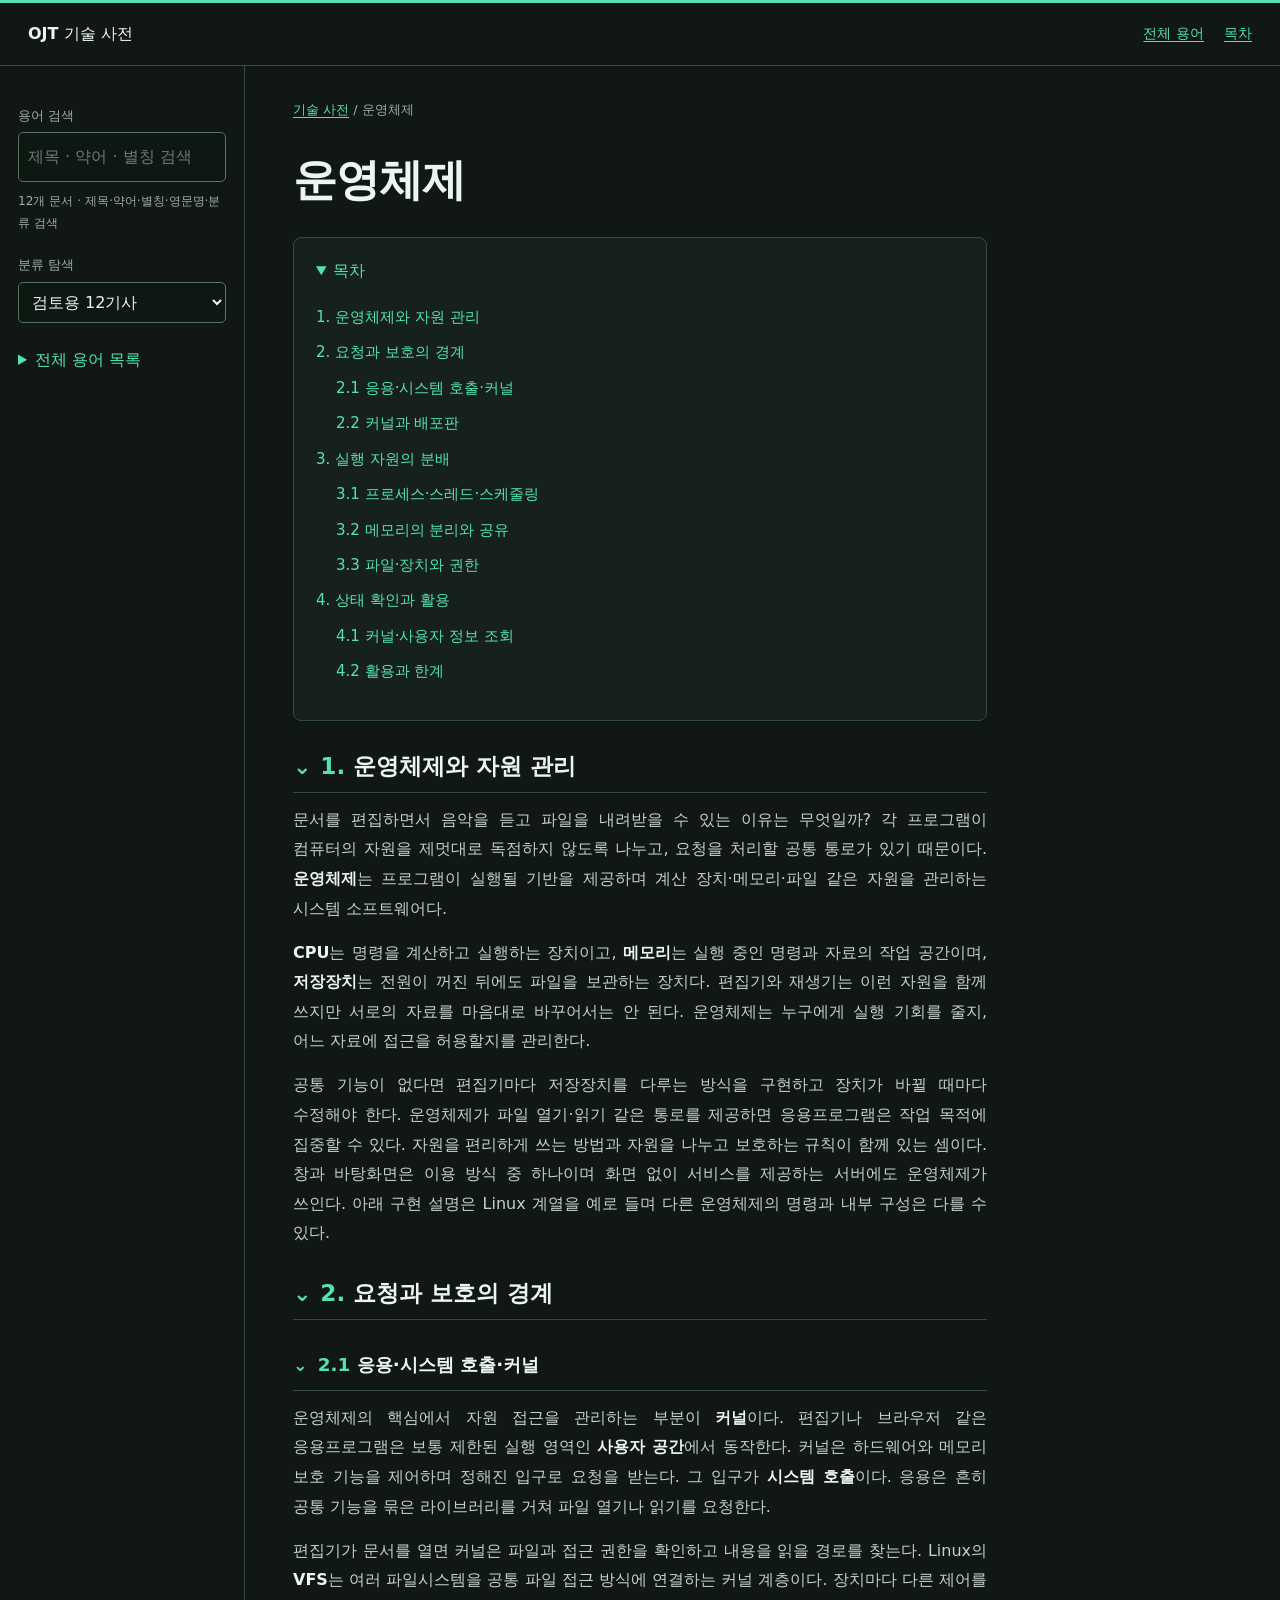
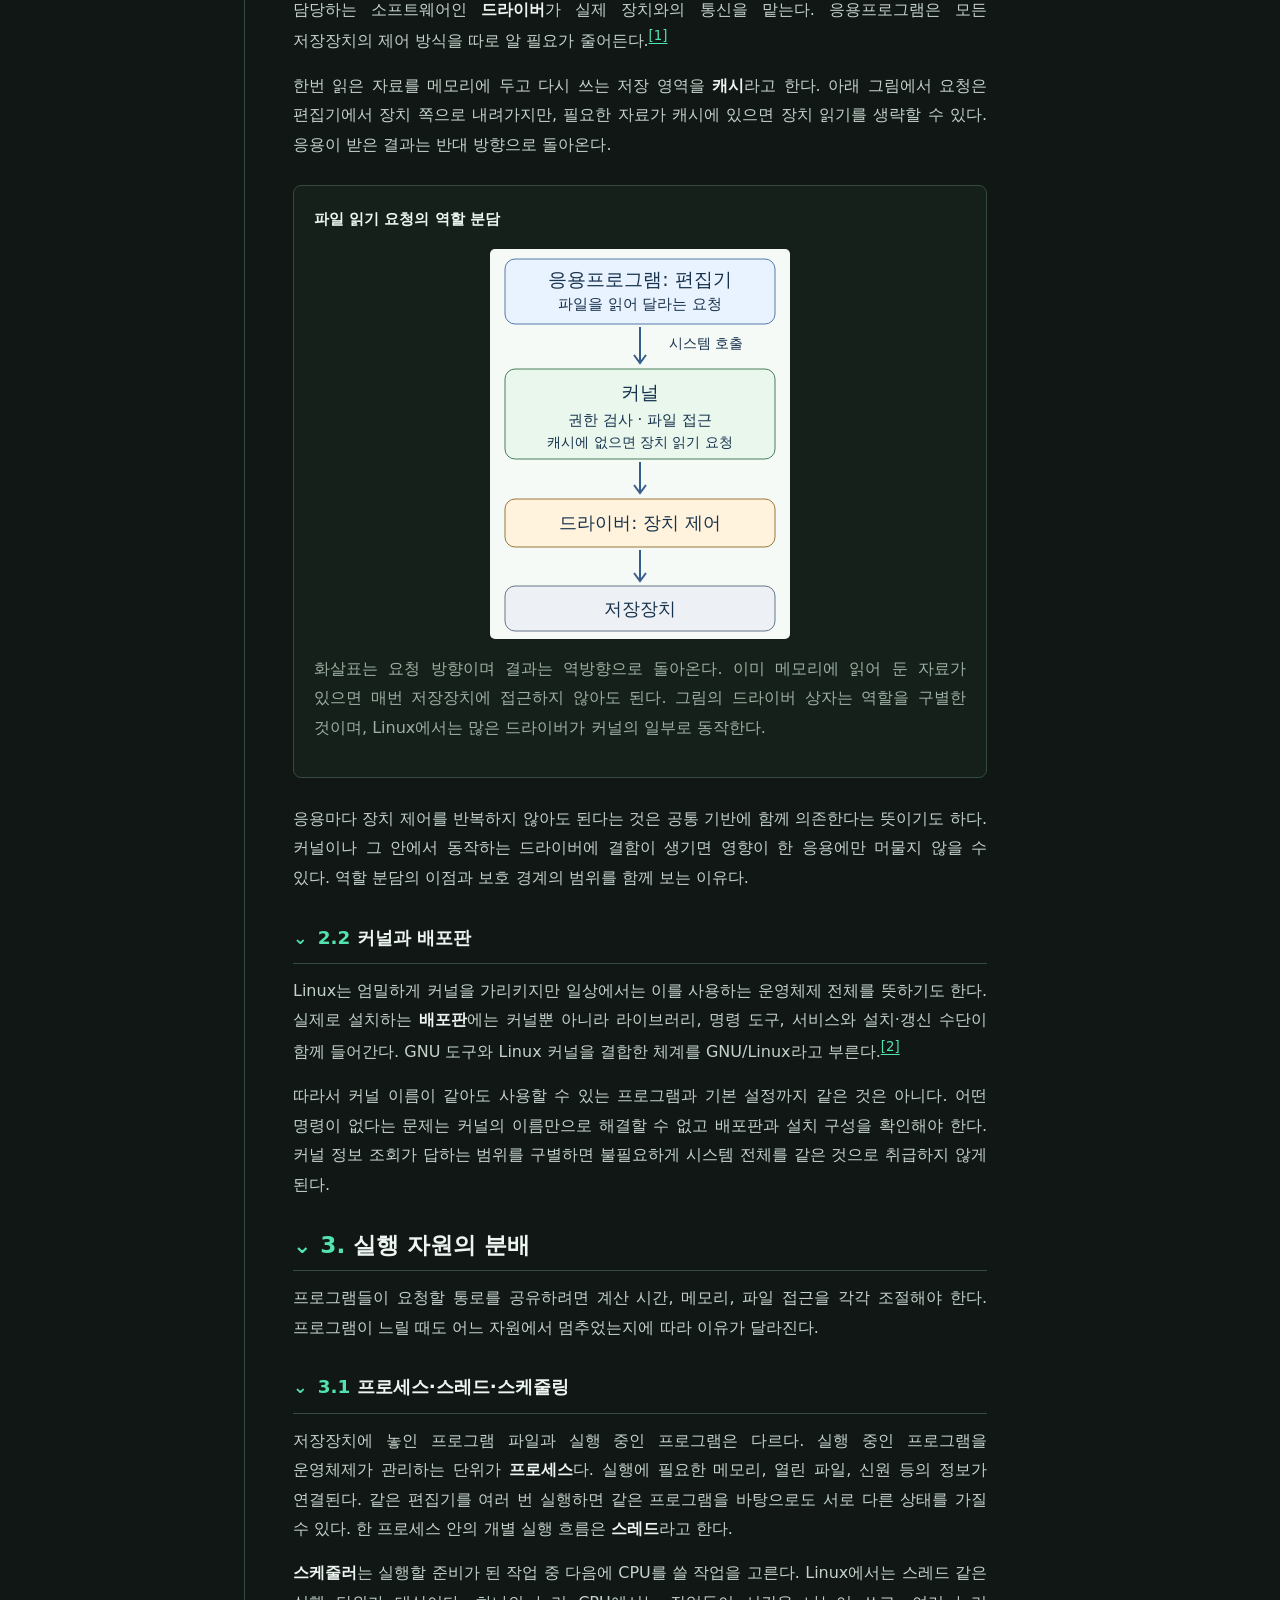
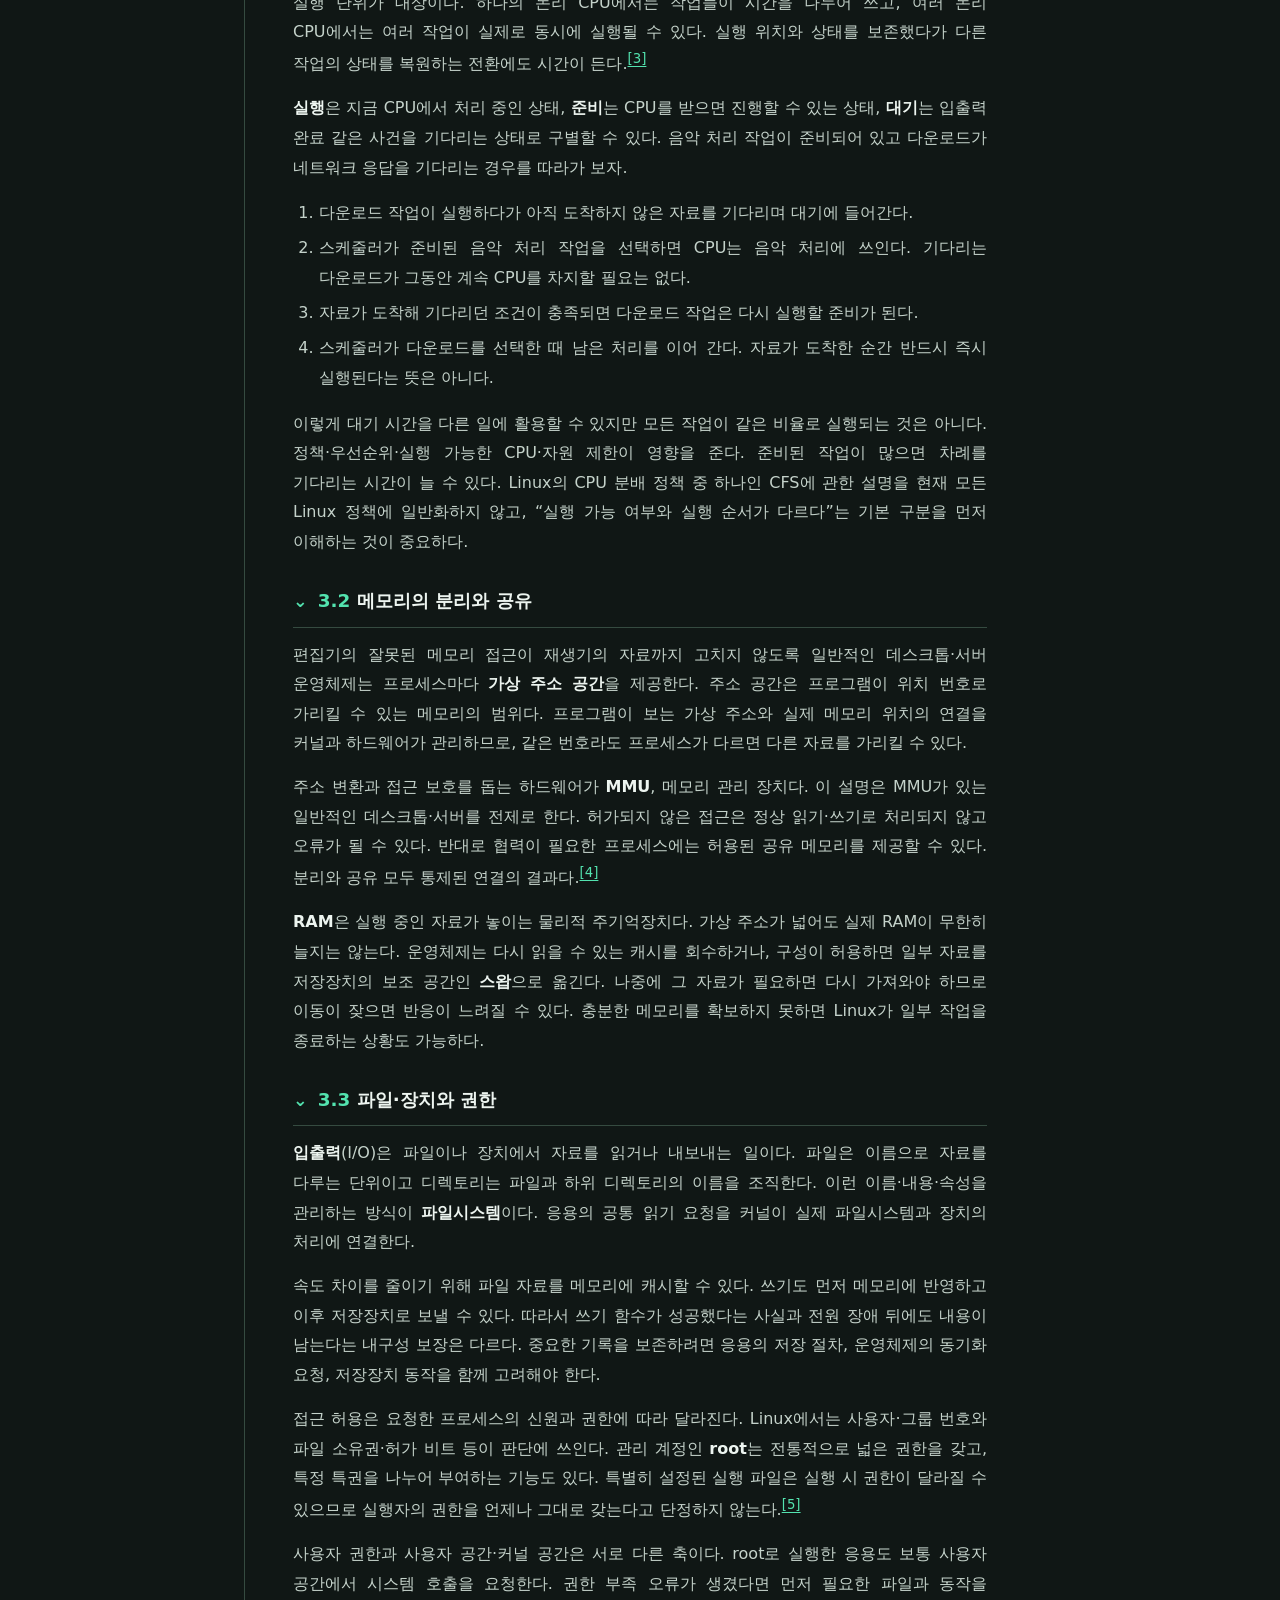
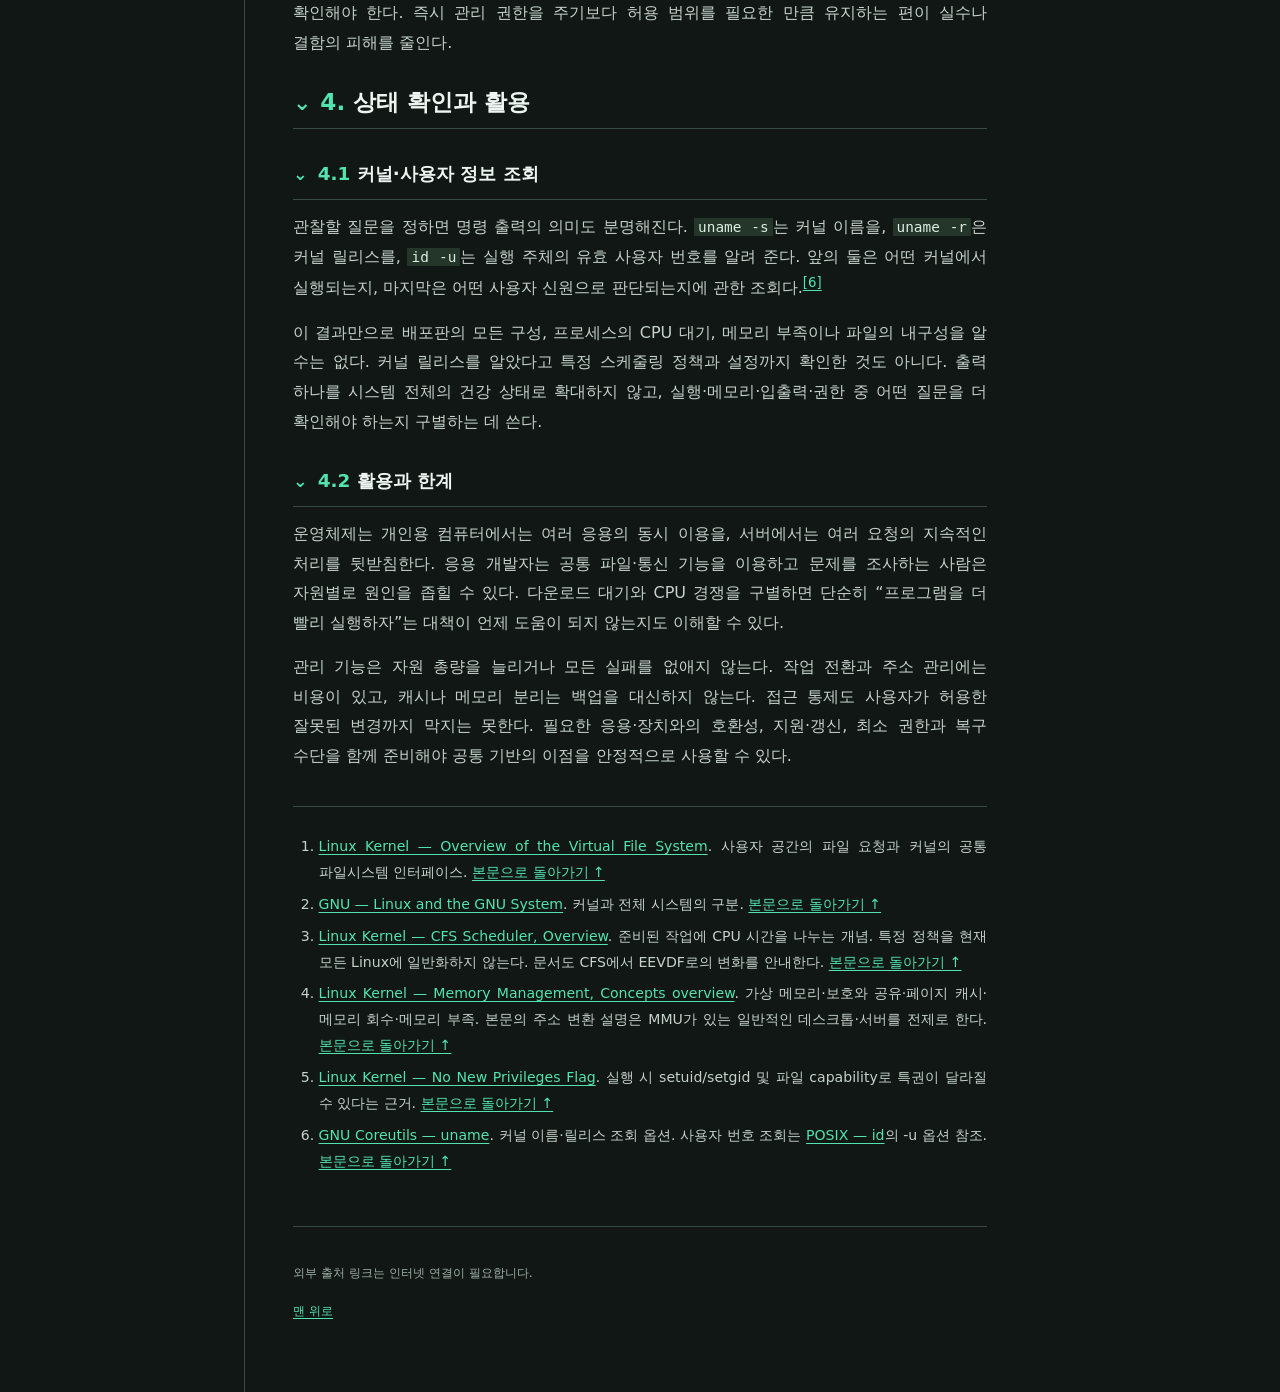
<file: 운영체제.html>
<!doctype html>
<html lang="ko"><head><meta charset="utf-8"><meta name="viewport" content="width=device-width, initial-scale=1"><meta name="description" content="검토용 12기사 HTML 눈검사"><title>운영체제 · OJT 기술 사전</title><script src="assets/wiki.js" defer></script><script src="assets/footnotes.js" defer></script><script src="assets/reader-content.js" defer></script><link rel="stylesheet" href="assets/pilot.css"><style id="batch-a-toc-style">#toc .numbered-toc,#toc .numbered-toc ol{list-style:none}#toc .numbered-toc ol{padding-inline-start:1.25rem;margin-block:.35rem}#toc a{overflow-wrap:anywhere}</style>
<link rel="stylesheet" href="assets/section-ui.css">
<script defer src="assets/section-ui.js"></script>
</head>
<body class="article-page"><a class="skip-link" href="#main">본문 바로가기</a>
<header class="site-header"><a class="site-brand" href="index.html">OJT <span>기술 사전</span></a><nav aria-label="상단"><a href="index.html">전체 용어</a><a href="#toc">목차</a></nav></header>
<div class="wiki-layout">
<aside id="term-sidebar" class="sidebar" aria-label="용어 탐색"><div class="nav-inner"><label for="wiki-search">용어 검색</label><input id="wiki-search" type="search" placeholder="제목 · 약어 · 별칭 검색" autocomplete="off" role="combobox" aria-autocomplete="list" aria-expanded="false" aria-controls="search-results" aria-describedby="search-status"><ul id="search-results" role="listbox" aria-label="검색 제안" hidden></ul><div class="search-status" id="search-status" role="status" aria-live="polite">12개 용어</div><label for="category-filter">분류 탐색</label><select id="category-filter"><option value="">검토용 12기사</option></select><details class="all-terms"><summary>전체 용어 목록</summary><nav aria-label="기술 용어 목록"><ol><li data-category="검토용 12기사" data-search="요구사항과 분석 모델 requirements_models"><a href="요구사항과_분석_모델.html">요구사항과 분석 모델</a></li><li data-category="검토용 12기사" data-search="사용자 인터페이스 설계 ui_design"><a href="사용자_화면_설계.html">사용자 인터페이스 설계</a></li><li data-category="검토용 12기사" data-search="자료구조와 알고리즘 data_structures"><a href="자료구조와_알고리즘_선택.html">자료구조와 알고리즘</a></li><li data-category="검토용 12기사" data-search="프로그래밍 언어와 문법 programming_foundations"><a href="프로그래밍_언어와_기본_문법.html">프로그래밍 언어와 문법</a></li><li data-category="검토용 12기사" data-search="소프트웨어 아키텍처와 모듈 software_architecture"><a href="소프트웨어_구조와_모듈.html">소프트웨어 아키텍처와 모듈</a></li><li data-category="검토용 12기사" data-search="OOP 객체지향 객체지향 프로그래밍 Object-Oriented Programming 객체지향과 설계 패턴"><a href="객체지향_프로그래밍.html">객체지향 프로그래밍</a></li><li data-category="검토용 12기사" data-search="디자인 패턴 설계 패턴 Design Patterns GoF 객체지향과 설계 패턴"><a href="디자인_패턴.html">디자인 패턴</a></li><li data-category="검토용 12기사" data-search="관계형 데이터베이스 rdbms"><a href="관계형_데이터베이스.html">관계형 데이터베이스</a></li><li data-category="검토용 12기사" data-search="운영체제 operating_system"><a href="운영체제.html">운영체제</a></li><li data-category="검토용 12기사" data-search="HTTP http"><a href="HTTP와_웹_요청.html">HTTP</a></li><li data-category="검토용 12기사" data-search="해싱 hashing"><a href="해싱.html">해싱</a></li><li data-category="검토용 12기사" data-search="XSS Cross-Site Scripting 크로스사이트 스크립팅"><a href="XSS.html">XSS</a></li></ol></nav></details></div></aside>
<main class="page" id="main" tabindex="-1"><nav class="breadcrumb" aria-label="현재 위치"><a href="index.html">기술 사전</a> / 운영체제</nav><header class="article-header"><h1>운영체제</h1></header><nav aria-label="이 문서의 목차" class="toc" id="toc"><details open><summary>목차</summary><ol class="numbered-toc"><li><a href="#definition">1. 운영체제와 자원 관리</a></li><li><a href="#kernel">2. 요청과 보호의 경계</a><ol><li><a href="#kernel-calls-new">2.1 응용·시스템 호출·커널</a></li><li><a href="#distribution-new">2.2 커널과 배포판</a></li></ol></li><li><a href="#execution">3. 실행 자원의 분배</a><ol><li><a href="#scheduling-new">3.1 프로세스·스레드·스케줄링</a></li><li><a href="#memory">3.2 메모리의 분리와 공유</a></li><li><a href="#io-permissions">3.3 파일·장치와 권한</a></li></ol></li><li><a href="#observation">4. 상태 확인과 활용</a><ol><li><a href="#os-observation-new">4.1 커널·사용자 정보 조회</a></li><li><a href="#uses-limits">4.2 활용과 한계</a></li></ol></li></ol></details></nav>
<section id="definition"><h2>1. 운영체제와 자원 관리</h2>
<p>문서를 편집하면서 음악을 듣고 파일을 내려받을 수 있는 이유는 무엇일까? 각 프로그램이 컴퓨터의 자원을 제멋대로 독점하지 않도록 나누고, 요청을 처리할 공통 통로가 있기 때문이다. <strong>운영체제</strong>는 프로그램이 실행될 기반을 제공하며 계산 장치·메모리·파일 같은 자원을 관리하는 시스템 소프트웨어다.</p>
<p><strong>CPU</strong>는 명령을 계산하고 실행하는 장치이고, <strong>메모리</strong>는 실행 중인 명령과 자료의 작업 공간이며, <strong>저장장치</strong>는 전원이 꺼진 뒤에도 파일을 보관하는 장치다. 편집기와 재생기는 이런 자원을 함께 쓰지만 서로의 자료를 마음대로 바꾸어서는 안 된다. 운영체제는 누구에게 실행 기회를 줄지, 어느 자료에 접근을 허용할지를 관리한다.</p>
<p>공통 기능이 없다면 편집기마다 저장장치를 다루는 방식을 구현하고 장치가 바뀔 때마다 수정해야 한다. 운영체제가 파일 열기·읽기 같은 통로를 제공하면 응용프로그램은 작업 목적에 집중할 수 있다. 자원을 편리하게 쓰는 방법과 자원을 나누고 보호하는 규칙이 함께 있는 셈이다. 창과 바탕화면은 이용 방식 중 하나이며 화면 없이 서비스를 제공하는 서버에도 운영체제가 쓰인다. 아래 구현 설명은 Linux 계열을 예로 들며 다른 운영체제의 명령과 내부 구성은 다를 수 있다.</p></section>
<section id="kernel"><h2>2. 요청과 보호의 경계</h2>
<h3 id="kernel-calls-new">2.1 응용·시스템 호출·커널</h3>
<p>운영체제의 핵심에서 자원 접근을 관리하는 부분이 <strong>커널</strong>이다. 편집기나 브라우저 같은 응용프로그램은 보통 제한된 실행 영역인 <strong>사용자 공간</strong>에서 동작한다. 커널은 하드웨어와 메모리 보호 기능을 제어하며 정해진 입구로 요청을 받는다. 그 입구가 <strong>시스템 호출</strong>이다. 응용은 흔히 공통 기능을 묶은 라이브러리를 거쳐 파일 열기나 읽기를 요청한다.</p>
<p>편집기가 문서를 열면 커널은 파일과 접근 권한을 확인하고 내용을 읽을 경로를 찾는다. Linux의 <strong>VFS</strong>는 여러 파일시스템을 공통 파일 접근 방식에 연결하는 커널 계층이다. 장치마다 다른 제어를 담당하는 소프트웨어인 <strong>드라이버</strong>가 실제 장치와의 통신을 맡는다. 응용프로그램은 모든 저장장치의 제어 방식을 따로 알 필요가 줄어든다.<sup><a aria-label="각주 1: Linux VFS" href="#ref1" id="cite1">[1]</a></sup></p>
<p>한번 읽은 자료를 메모리에 두고 다시 쓰는 저장 영역을 <strong>캐시</strong>라고 한다. 아래 그림에서 요청은 편집기에서 장치 쪽으로 내려가지만, 필요한 자료가 캐시에 있으면 장치 읽기를 생략할 수 있다. 응용이 받은 결과는 반대 방향으로 돌아온다.</p>
<figure aria-labelledby="os-figure-caption" class="visual-learning" id="visual-operating-system"><figcaption id="os-figure-caption">파일 읽기 요청의 역할 분담</figcaption>
<svg aria-labelledby="os-svg-title os-svg-desc" role="img" style="display:block;max-width:100%;width:300px;height:auto;margin:auto" viewbox="0 0 300 390"><title id="os-svg-title">편집기에서 저장장치로 이어지는 요청</title><desc id="os-svg-desc">편집기는 시스템 호출로 읽기를 요청한다. 커널은 권한과 파일을 확인하고, 필요한 장치 접근은 드라이버를 거친다. 아래 화살표는 요청 방향이며 결과는 위쪽으로 돌아온다.</desc><g fill="#17324d" font-family="sans-serif" text-anchor="middle"><rect fill="#e9f2ff" height="65" rx="10" stroke="#537aa8" width="270" x="15" y="10"></rect><text font-size="19" x="150" y="37">응용프로그램: 편집기</text><text font-size="15" x="150" y="60">파일을 읽어 달라는 요청</text><path d="M150 78v36m-6-8 6 8 6-8" fill="none" stroke="#365e8b" stroke-width="2"></path><text font-size="14" x="216" y="99">시스템 호출</text><rect fill="#e9f7ed" height="90" rx="10" stroke="#497f59" width="270" x="15" y="120"></rect><text font-size="19" x="150" y="150">커널</text><text font-size="15" x="150" y="176">권한 검사 · 파일 접근</text><text font-size="14" x="150" y="198">캐시에 없으면 장치 읽기 요청</text><path d="M150 213v31m-6-8 6 8 6-8" fill="none" stroke="#365e8b" stroke-width="2"></path><rect fill="#fff3dd" height="48" rx="10" stroke="#98763c" width="270" x="15" y="250"></rect><text font-size="18" x="150" y="280">드라이버: 장치 제어</text><path d="M150 301v31m-6-8 6 8 6-8" fill="none" stroke="#365e8b" stroke-width="2"></path><rect fill="#edf0f4" height="45" rx="10" stroke="#667588" width="270" x="15" y="337"></rect><text font-size="18" x="150" y="366">저장장치</text></g></svg>
<p class="small">화살표는 요청 방향이며 결과는 역방향으로 돌아온다. 이미 메모리에 읽어 둔 자료가 있으면 매번 저장장치에 접근하지 않아도 된다. 그림의 드라이버 상자는 역할을 구별한 것이며, Linux에서는 많은 드라이버가 커널의 일부로 동작한다.</p></figure>
<p>응용마다 장치 제어를 반복하지 않아도 된다는 것은 공통 기반에 함께 의존한다는 뜻이기도 하다. 커널이나 그 안에서 동작하는 드라이버에 결함이 생기면 영향이 한 응용에만 머물지 않을 수 있다. 역할 분담의 이점과 보호 경계의 범위를 함께 보는 이유다.</p>
<h3 id="distribution-new">2.2 커널과 배포판</h3>
<p>Linux는 엄밀하게 커널을 가리키지만 일상에서는 이를 사용하는 운영체제 전체를 뜻하기도 한다. 실제로 설치하는 <strong>배포판</strong>에는 커널뿐 아니라 라이브러리, 명령 도구, 서비스와 설치·갱신 수단이 함께 들어간다. GNU 도구와 Linux 커널을 결합한 체계를 GNU/Linux라고 부른다.<sup><a aria-label="각주 2: GNU와 Linux" href="#ref2" id="cite2">[2]</a></sup></p>
<p>따라서 커널 이름이 같아도 사용할 수 있는 프로그램과 기본 설정까지 같은 것은 아니다. 어떤 명령이 없다는 문제는 커널의 이름만으로 해결할 수 없고 배포판과 설치 구성을 확인해야 한다. 커널 정보 조회가 답하는 범위를 구별하면 불필요하게 시스템 전체를 같은 것으로 취급하지 않게 된다.</p></section>
<section id="execution"><h2>3. 실행 자원의 분배</h2>
<p>프로그램들이 요청할 통로를 공유하려면 계산 시간, 메모리, 파일 접근을 각각 조절해야 한다. 프로그램이 느릴 때도 어느 자원에서 멈추었는지에 따라 이유가 달라진다.</p>
<h3 id="scheduling-new">3.1 프로세스·스레드·스케줄링</h3>
<p>저장장치에 놓인 프로그램 파일과 실행 중인 프로그램은 다르다. 실행 중인 프로그램을 운영체제가 관리하는 단위가 <strong>프로세스</strong>다. 실행에 필요한 메모리, 열린 파일, 신원 등의 정보가 연결된다. 같은 편집기를 여러 번 실행하면 같은 프로그램을 바탕으로도 서로 다른 상태를 가질 수 있다. 한 프로세스 안의 개별 실행 흐름은 <strong>스레드</strong>라고 한다.</p>
<p><strong>스케줄러</strong>는 실행할 준비가 된 작업 중 다음에 CPU를 쓸 작업을 고른다. Linux에서는 스레드 같은 실행 단위가 대상이다. 하나의 논리 CPU에서는 작업들이 시간을 나누어 쓰고, 여러 논리 CPU에서는 여러 작업이 실제로 동시에 실행될 수 있다. 실행 위치와 상태를 보존했다가 다른 작업의 상태를 복원하는 전환에도 시간이 든다.<sup><a aria-label="각주 3: Linux 스케줄러" href="#ref3" id="cite3">[3]</a></sup></p>
<p><strong>실행</strong>은 지금 CPU에서 처리 중인 상태, <strong>준비</strong>는 CPU를 받으면 진행할 수 있는 상태, <strong>대기</strong>는 입출력 완료 같은 사건을 기다리는 상태로 구별할 수 있다. 음악 처리 작업이 준비되어 있고 다운로드가 네트워크 응답을 기다리는 경우를 따라가 보자.</p>
<ol id="schedule-trace-new"><li>다운로드 작업이 실행하다가 아직 도착하지 않은 자료를 기다리며 대기에 들어간다.</li><li>스케줄러가 준비된 음악 처리 작업을 선택하면 CPU는 음악 처리에 쓰인다. 기다리는 다운로드가 그동안 계속 CPU를 차지할 필요는 없다.</li><li>자료가 도착해 기다리던 조건이 충족되면 다운로드 작업은 다시 실행할 준비가 된다.</li><li>스케줄러가 다운로드를 선택한 때 남은 처리를 이어 간다. 자료가 도착한 순간 반드시 즉시 실행된다는 뜻은 아니다.</li></ol>
<p>이렇게 대기 시간을 다른 일에 활용할 수 있지만 모든 작업이 같은 비율로 실행되는 것은 아니다. 정책·우선순위·실행 가능한 CPU·자원 제한이 영향을 준다. 준비된 작업이 많으면 차례를 기다리는 시간이 늘 수 있다. Linux의 CPU 분배 정책 중 하나인 CFS에 관한 설명을 현재 모든 Linux 정책에 일반화하지 않고, “실행 가능 여부와 실행 순서가 다르다”는 기본 구분을 먼저 이해하는 것이 중요하다.</p>
<section id="memory"><h3>3.2 메모리의 분리와 공유</h3>
<p>편집기의 잘못된 메모리 접근이 재생기의 자료까지 고치지 않도록 일반적인 데스크톱·서버 운영체제는 프로세스마다 <strong>가상 주소 공간</strong>을 제공한다. 주소 공간은 프로그램이 위치 번호로 가리킬 수 있는 메모리의 범위다. 프로그램이 보는 가상 주소와 실제 메모리 위치의 연결을 커널과 하드웨어가 관리하므로, 같은 번호라도 프로세스가 다르면 다른 자료를 가리킬 수 있다.</p>
<p>주소 변환과 접근 보호를 돕는 하드웨어가 <strong>MMU</strong>, 메모리 관리 장치다. 이 설명은 MMU가 있는 일반적인 데스크톱·서버를 전제로 한다. 허가되지 않은 접근은 정상 읽기·쓰기로 처리되지 않고 오류가 될 수 있다. 반대로 협력이 필요한 프로세스에는 허용된 공유 메모리를 제공할 수 있다. 분리와 공유 모두 통제된 연결의 결과다.<sup><a aria-label="각주 4: Linux 메모리 개념" href="#ref4" id="cite4">[4]</a></sup></p>
<p><strong>RAM</strong>은 실행 중인 자료가 놓이는 물리적 주기억장치다. 가상 주소가 넓어도 실제 RAM이 무한히 늘지는 않는다. 운영체제는 다시 읽을 수 있는 캐시를 회수하거나, 구성이 허용하면 일부 자료를 저장장치의 보조 공간인 <strong>스왑</strong>으로 옮긴다. 나중에 그 자료가 필요하면 다시 가져와야 하므로 이동이 잦으면 반응이 느려질 수 있다. 충분한 메모리를 확보하지 못하면 Linux가 일부 작업을 종료하는 상황도 가능하다.</p></section>
<section id="io-permissions"><h3>3.3 파일·장치와 권한</h3>
<p><strong>입출력</strong>(I/O)은 파일이나 장치에서 자료를 읽거나 내보내는 일이다. 파일은 이름으로 자료를 다루는 단위이고 디렉토리는 파일과 하위 디렉토리의 이름을 조직한다. 이런 이름·내용·속성을 관리하는 방식이 <strong>파일시스템</strong>이다. 응용의 공통 읽기 요청을 커널이 실제 파일시스템과 장치의 처리에 연결한다.</p>
<p>속도 차이를 줄이기 위해 파일 자료를 메모리에 캐시할 수 있다. 쓰기도 먼저 메모리에 반영하고 이후 저장장치로 보낼 수 있다. 따라서 쓰기 함수가 성공했다는 사실과 전원 장애 뒤에도 내용이 남는다는 내구성 보장은 다르다. 중요한 기록을 보존하려면 응용의 저장 절차, 운영체제의 동기화 요청, 저장장치 동작을 함께 고려해야 한다.</p>
<p>접근 허용은 요청한 프로세스의 신원과 권한에 따라 달라진다. Linux에서는 사용자·그룹 번호와 파일 소유권·허가 비트 등이 판단에 쓰인다. 관리 계정인 <strong>root</strong>는 전통적으로 넓은 권한을 갖고, 특정 특권을 나누어 부여하는 기능도 있다. 특별히 설정된 실행 파일은 실행 시 권한이 달라질 수 있으므로 실행자의 권한을 언제나 그대로 갖는다고 단정하지 않는다.<sup><a aria-label="각주 5: Linux 실행 시 특권" href="#ref5" id="cite5">[5]</a></sup></p>
<p>사용자 권한과 사용자 공간·커널 공간은 서로 다른 축이다. root로 실행한 응용도 보통 사용자 공간에서 시스템 호출을 요청한다. 권한 부족 오류가 생겼다면 먼저 필요한 파일과 동작을 확인해야 한다. 즉시 관리 권한을 주기보다 허용 범위를 필요한 만큼 유지하는 편이 실수나 결함의 피해를 줄인다.</p></section></section>
<section id="observation"><h2>4. 상태 확인과 활용</h2>
<h3 id="os-observation-new">4.1 커널·사용자 정보 조회</h3>
<p>관찰할 질문을 정하면 명령 출력의 의미도 분명해진다. <code>uname -s</code>는 커널 이름을, <code>uname -r</code>은 커널 릴리스를, <code>id -u</code>는 실행 주체의 유효 사용자 번호를 알려 준다. 앞의 둘은 어떤 커널에서 실행되는지, 마지막은 어떤 사용자 신원으로 판단되는지에 관한 조회다.<sup><a aria-label="각주 6: GNU uname" href="#ref6" id="cite6">[6]</a></sup></p>
<p>이 결과만으로 배포판의 모든 구성, 프로세스의 CPU 대기, 메모리 부족이나 파일의 내구성을 알 수는 없다. 커널 릴리스를 알았다고 특정 스케줄링 정책과 설정까지 확인한 것도 아니다. 출력 하나를 시스템 전체의 건강 상태로 확대하지 않고, 실행·메모리·입출력·권한 중 어떤 질문을 더 확인해야 하는지 구별하는 데 쓴다.</p>
<section id="uses-limits"><h3>4.2 활용과 한계</h3>
<p>운영체제는 개인용 컴퓨터에서는 여러 응용의 동시 이용을, 서버에서는 여러 요청의 지속적인 처리를 뒷받침한다. 응용 개발자는 공통 파일·통신 기능을 이용하고 문제를 조사하는 사람은 자원별로 원인을 좁힐 수 있다. 다운로드 대기와 CPU 경쟁을 구별하면 단순히 “프로그램을 더 빨리 실행하자”는 대책이 언제 도움이 되지 않는지도 이해할 수 있다.</p>
<p>관리 기능은 자원 총량을 늘리거나 모든 실패를 없애지 않는다. 작업 전환과 주소 관리에는 비용이 있고, 캐시나 메모리 분리는 백업을 대신하지 않는다. 접근 통제도 사용자가 허용한 잘못된 변경까지 막지는 못한다. 필요한 응용·장치와의 호환성, 지원·갱신, 최소 권한과 복구 수단을 함께 준비해야 공통 기반의 이점을 안정적으로 사용할 수 있다.</p></section></section>

<section id="references" aria-label="출처와 각주"><ol class="refs">
<li id="ref1"><a href="https://docs.kernel.org/filesystems/vfs.html">Linux Kernel — Overview of the Virtual File System</a>. 사용자 공간의 파일 요청과 커널의 공통 파일시스템 인터페이스. <a href="#cite1" aria-label="본문 각주 1로 돌아가기">본문으로 돌아가기 ↑</a></li>
<li id="ref2"><a href="https://www.gnu.org/gnu/linux-and-gnu.html">GNU — Linux and the GNU System</a>. 커널과 전체 시스템의 구분. <a href="#cite2" aria-label="본문 각주 2로 돌아가기">본문으로 돌아가기 ↑</a></li>
<li id="ref3"><a href="https://docs.kernel.org/scheduler/sched-design-CFS.html">Linux Kernel — CFS Scheduler, Overview</a>. 준비된 작업에 CPU 시간을 나누는 개념. 특정 정책을 현재 모든 Linux에 일반화하지 않는다. 문서도 CFS에서 EEVDF로의 변화를 안내한다. <a href="#cite3" aria-label="본문 각주 3로 돌아가기">본문으로 돌아가기 ↑</a></li>
<li id="ref4"><a href="https://docs.kernel.org/admin-guide/mm/concepts.html">Linux Kernel — Memory Management, Concepts overview</a>. 가상 메모리·보호와 공유·페이지 캐시·메모리 회수·메모리 부족. 본문의 주소 변환 설명은 MMU가 있는 일반적인 데스크톱·서버를 전제로 한다. <a href="#cite4" aria-label="본문 각주 4로 돌아가기">본문으로 돌아가기 ↑</a></li>
<li id="ref5"><a href="https://docs.kernel.org/userspace-api/no_new_privs.html">Linux Kernel — No New Privileges Flag</a>. 실행 시 setuid/setgid 및 파일 capability로 특권이 달라질 수 있다는 근거. <a href="#cite5" aria-label="본문 각주 5로 돌아가기">본문으로 돌아가기 ↑</a></li>
<li id="ref6"><a href="https://www.gnu.org/software/coreutils/manual/html_node/uname-invocation.html">GNU Coreutils — uname</a>. 커널 이름·릴리스 조회 옵션. 사용자 번호 조회는 <a href="https://pubs.opengroup.org/onlinepubs/9799919799/utilities/id.html">POSIX — id</a>의 -u 옵션 참조. <a href="#cite6" aria-label="본문 각주 6로 돌아가기">본문으로 돌아가기 ↑</a></li>
</ol></section>
<footer class="site-footer"><p>외부 출처 링크는 인터넷 연결이 필요합니다.</p><a href="#main">맨 위로</a></footer></main></div><div class="footnote-preview" id="footnote-preview" role="dialog" aria-label="각주 미리보기" hidden>
  <div class="footnote-preview-header"><strong id="footnote-preview-label"></strong><button type="button" aria-label="각주 미리보기 닫기">닫기</button></div>
  <div id="footnote-preview-content"></div>
</div></body></html>
</file>
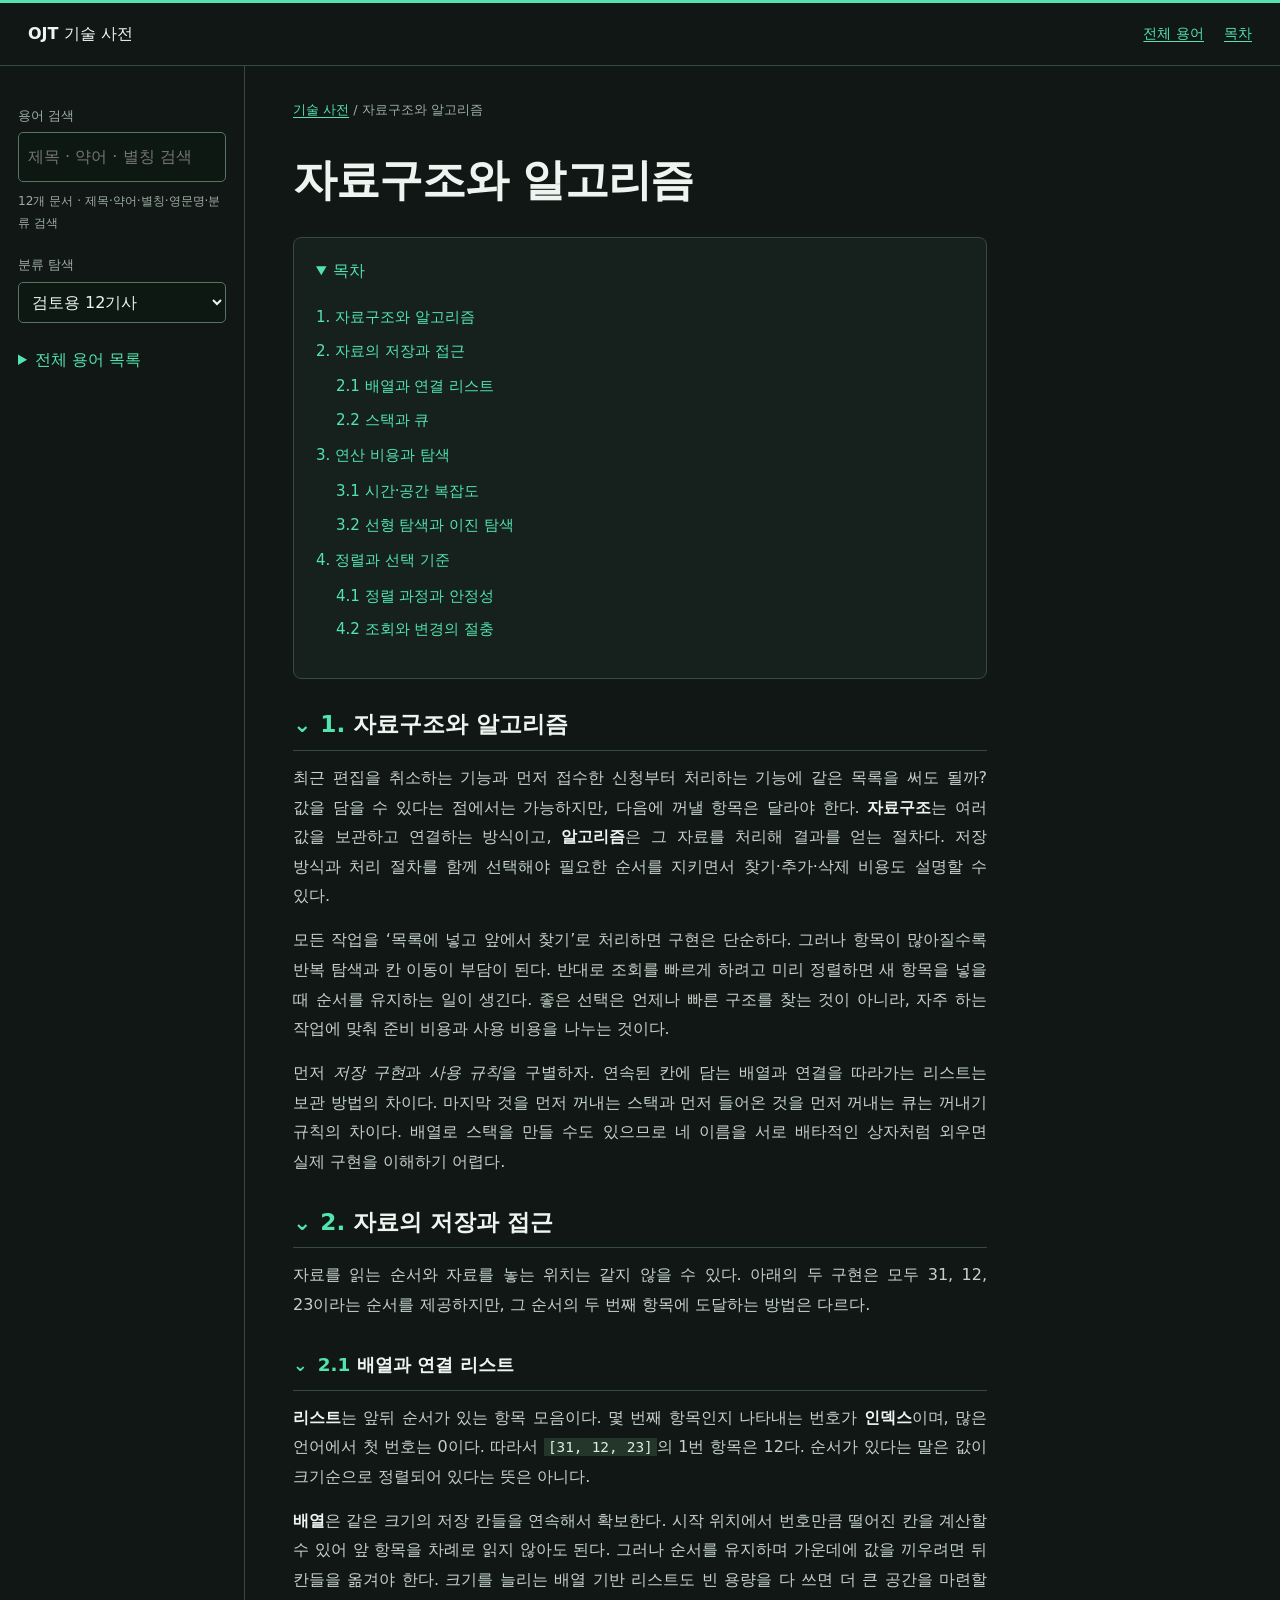
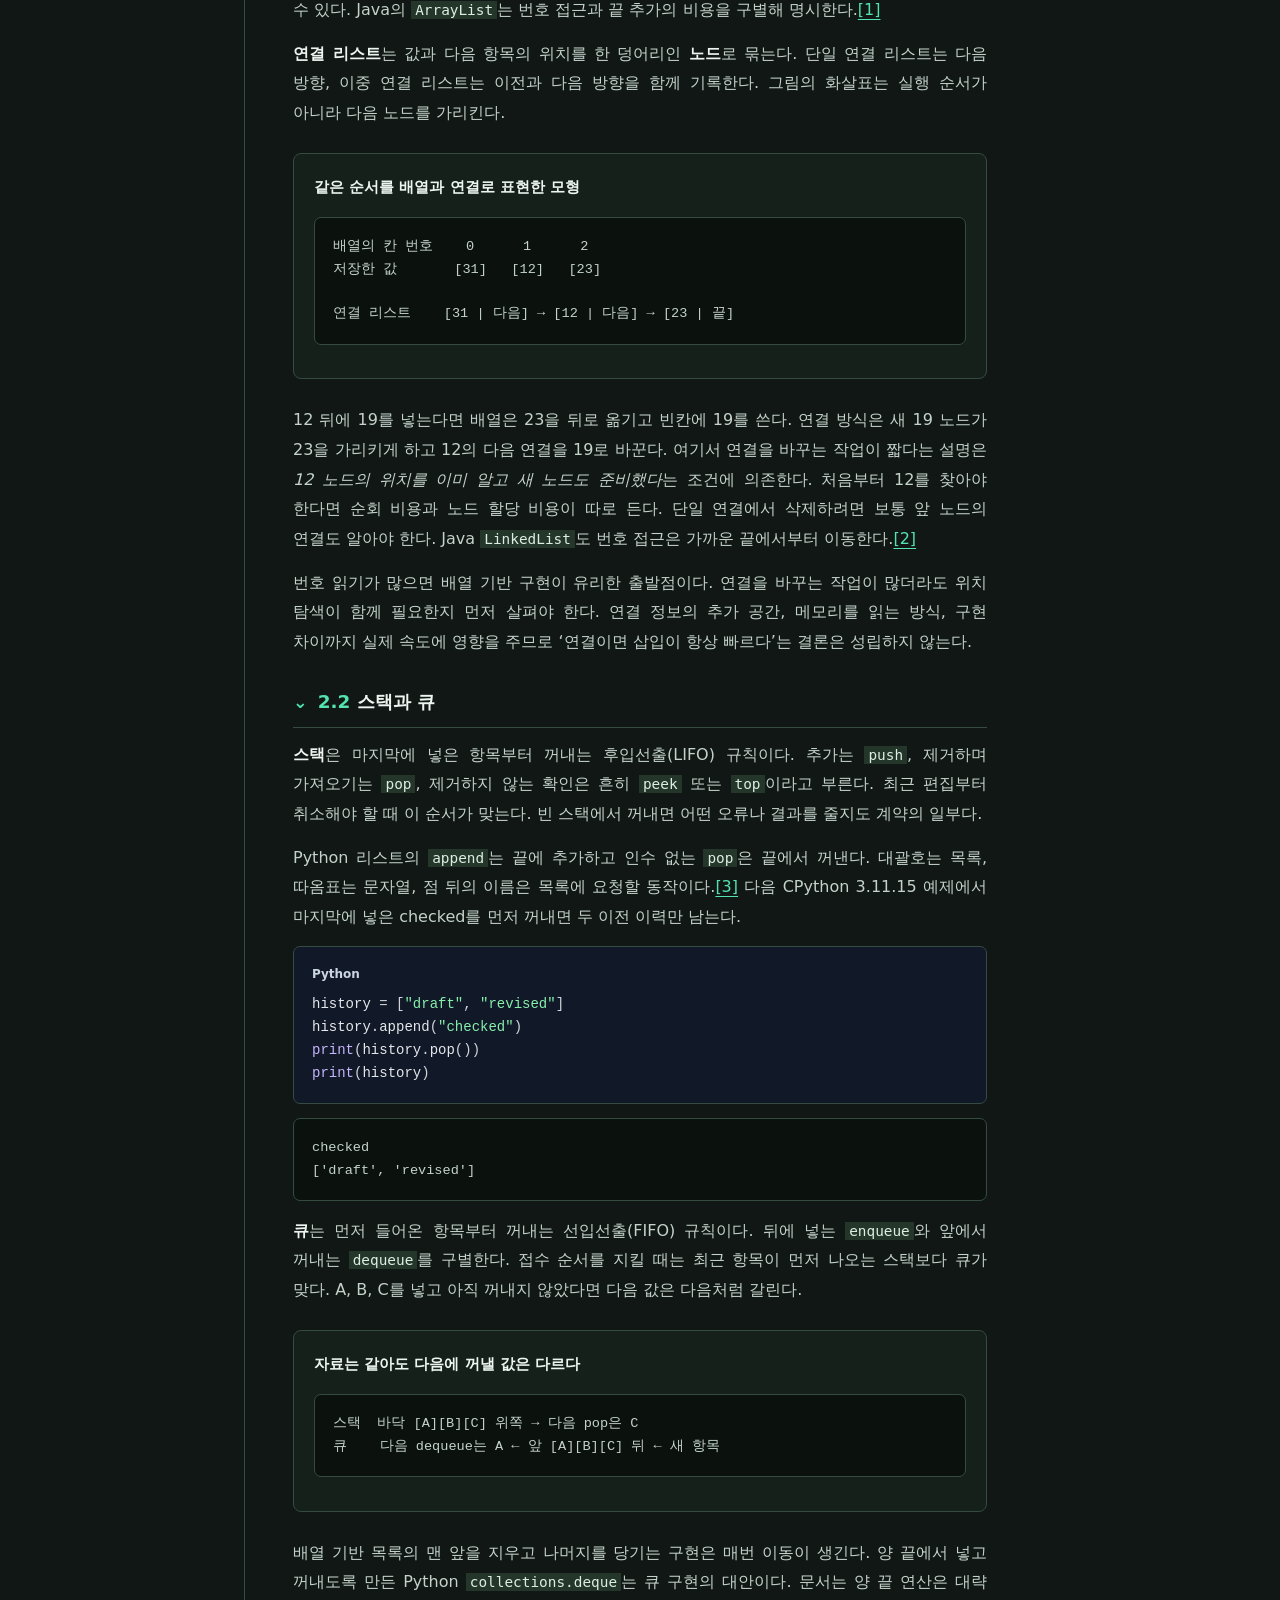
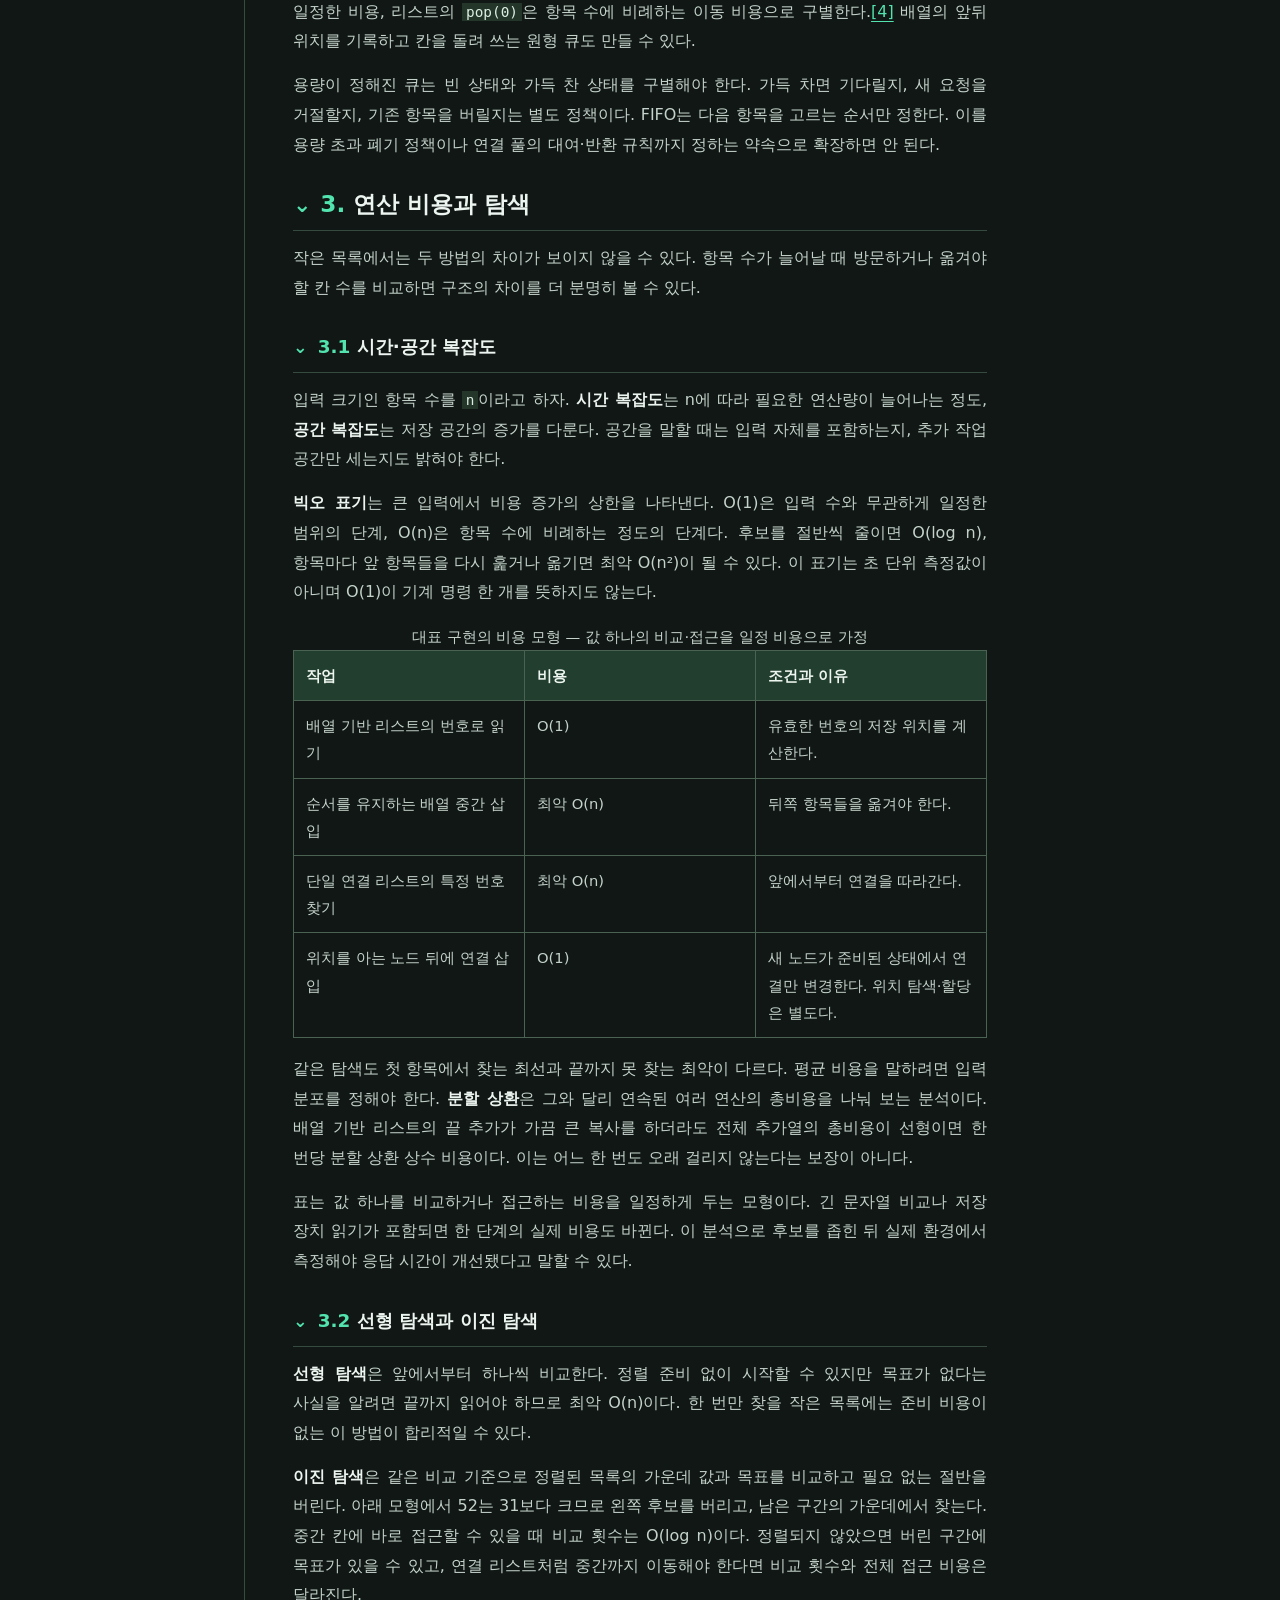
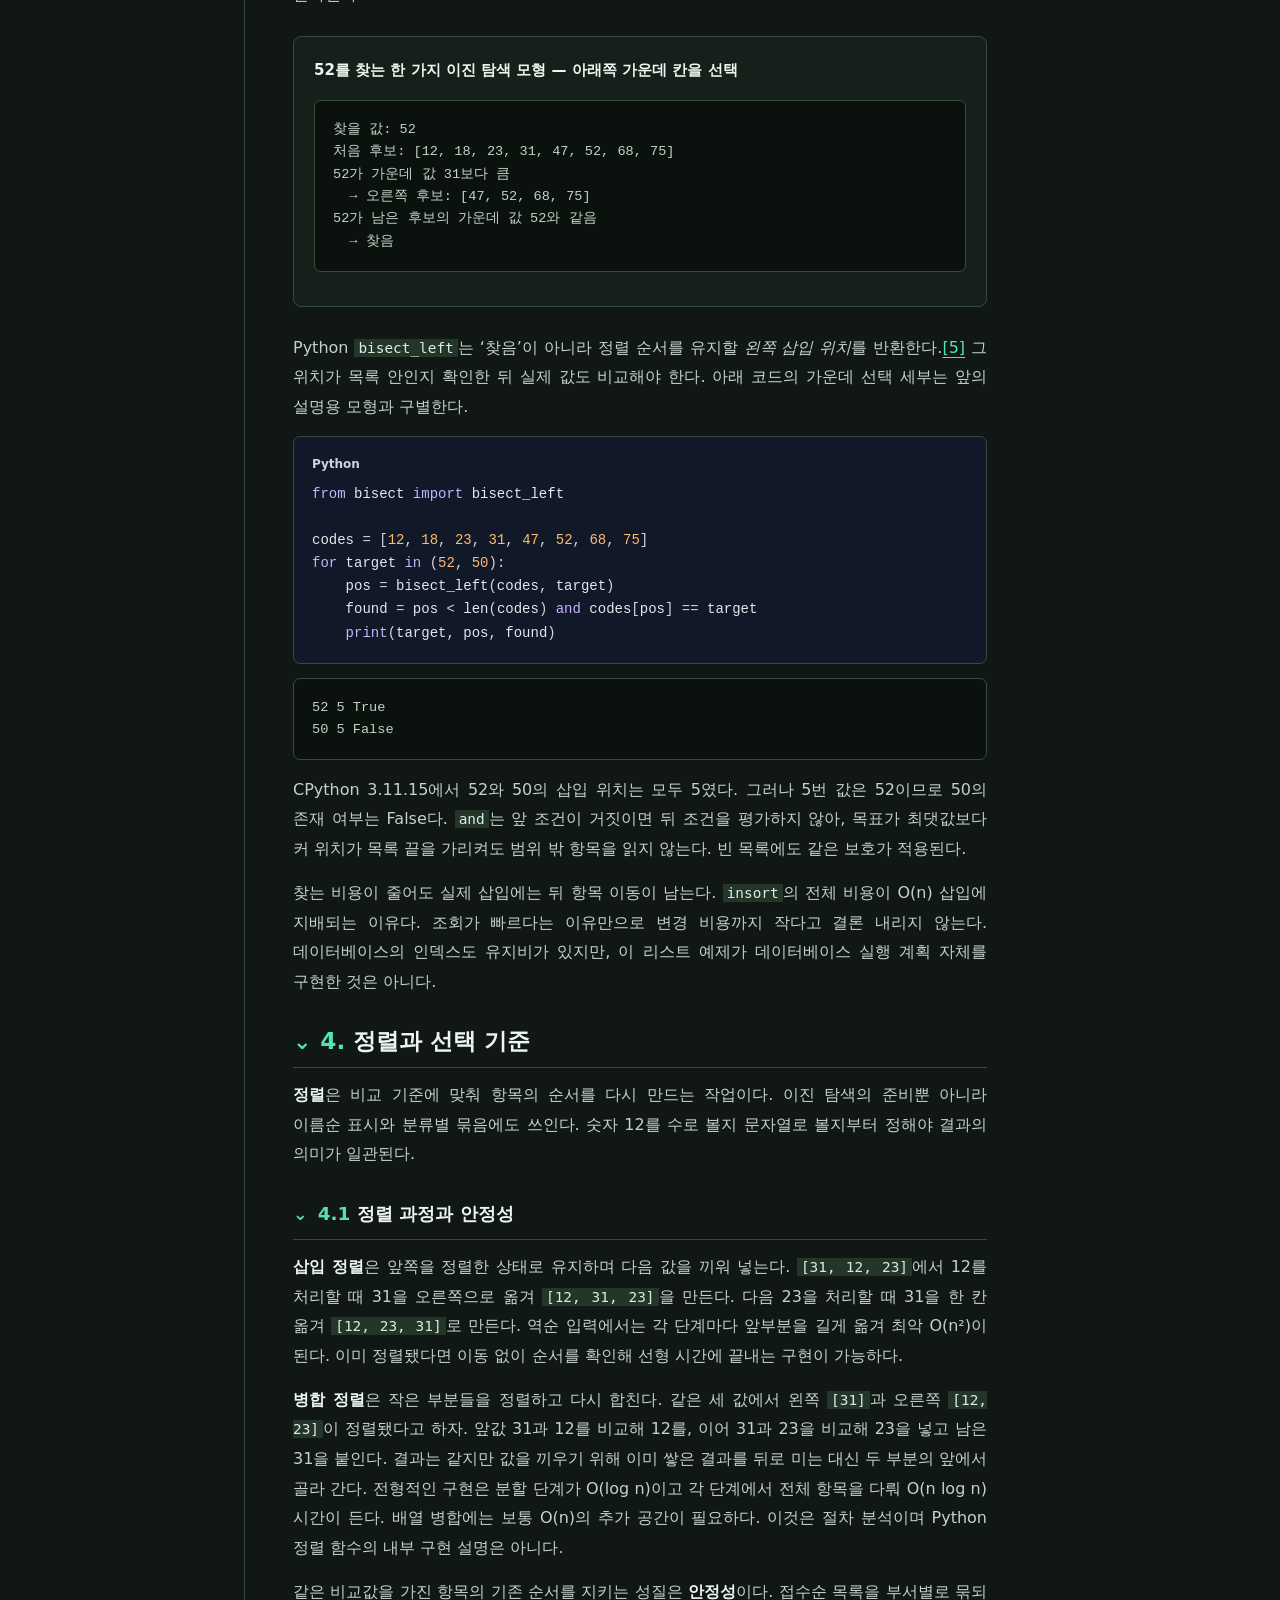
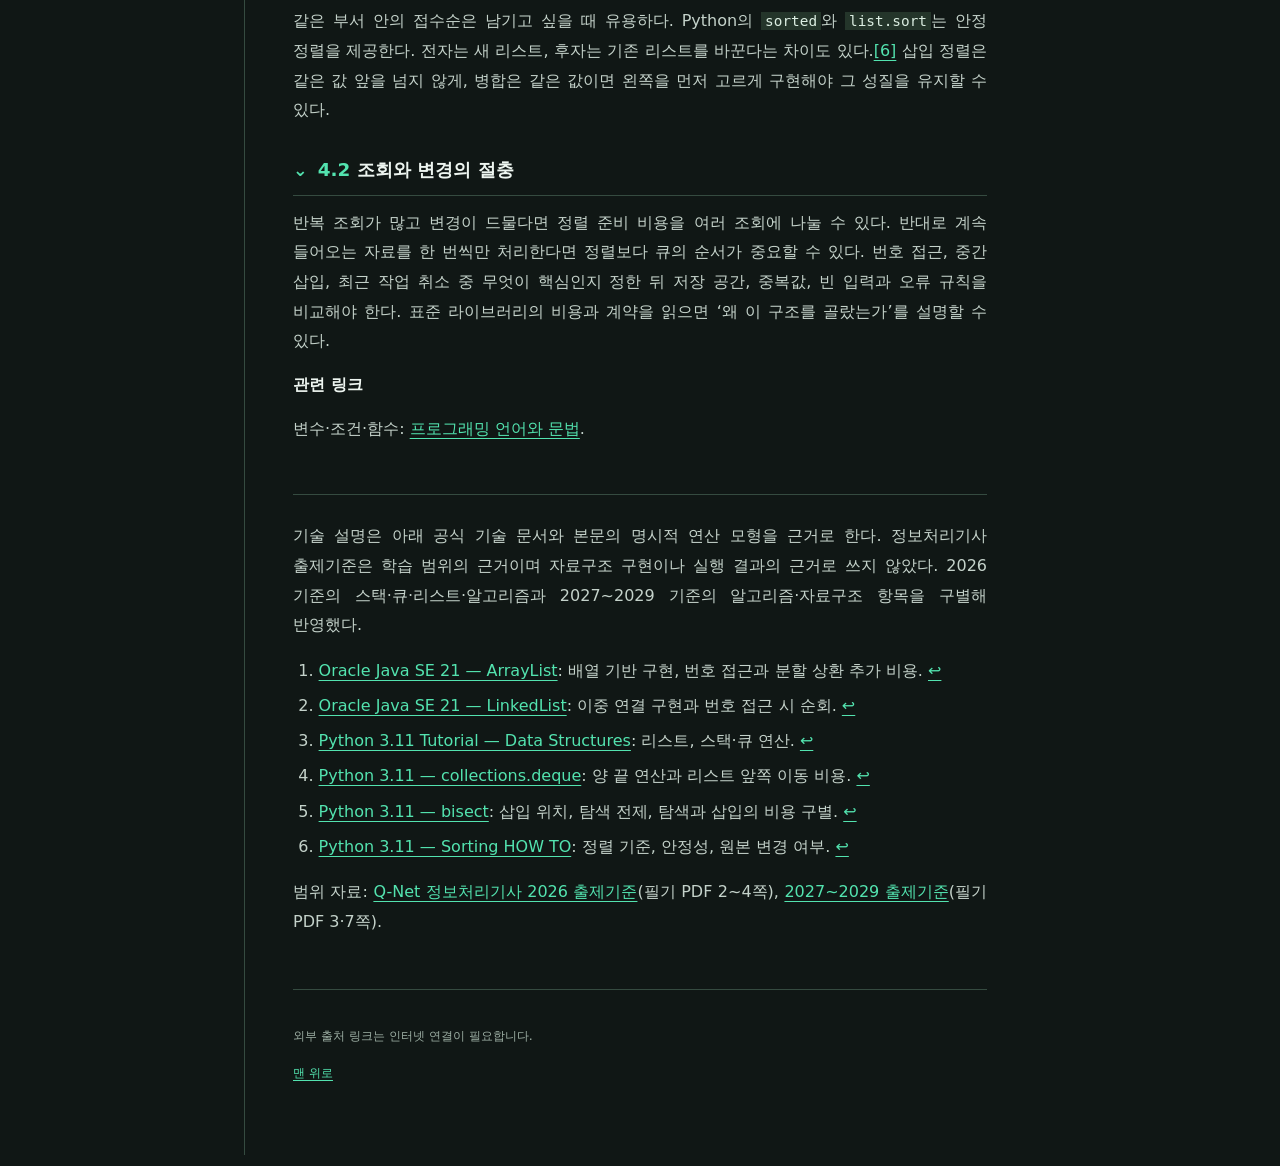
<file: 자료구조와_알고리즘_선택.html>
<!doctype html>
<html lang="ko"><head><meta charset="utf-8"><meta name="viewport" content="width=device-width, initial-scale=1"><meta name="description" content="검토용 12기사 HTML 눈검사"><title>자료구조와 알고리즘 · OJT 기술 사전</title><script src="assets/wiki.js" defer></script><script src="assets/footnotes.js" defer></script><script src="assets/reader-content.js" defer></script><link rel="stylesheet" href="assets/pilot.css"><link rel="stylesheet" href="assets/code-color.css">
<script defer src="assets/prism-local.js"></script>
<script defer src="assets/code-color.js"></script>
<style id="batch-b-toc-style">#toc .numbered-toc,#toc .numbered-toc ol{list-style:none}#toc .numbered-toc ol{padding-inline-start:1.25rem;margin-block:.35rem}#toc li{margin-block:.25rem}</style>
<link rel="stylesheet" href="assets/section-ui.css">
<script defer src="assets/section-ui.js"></script>
</head>
<body class="article-page"><a class="skip-link" href="#main">본문 바로가기</a>
<header class="site-header"><a class="site-brand" href="index.html">OJT <span>기술 사전</span></a><nav aria-label="상단"><a href="index.html">전체 용어</a><a href="#toc">목차</a></nav></header>
<div class="wiki-layout">
<aside id="term-sidebar" class="sidebar" aria-label="용어 탐색"><div class="nav-inner"><label for="wiki-search">용어 검색</label><input id="wiki-search" type="search" placeholder="제목 · 약어 · 별칭 검색" autocomplete="off" role="combobox" aria-autocomplete="list" aria-expanded="false" aria-controls="search-results" aria-describedby="search-status"><ul id="search-results" role="listbox" aria-label="검색 제안" hidden></ul><div class="search-status" id="search-status" role="status" aria-live="polite">12개 용어</div><label for="category-filter">분류 탐색</label><select id="category-filter"><option value="">검토용 12기사</option></select><details class="all-terms"><summary>전체 용어 목록</summary><nav aria-label="기술 용어 목록"><ol><li data-category="검토용 12기사" data-search="요구사항과 분석 모델 requirements_models"><a href="요구사항과_분석_모델.html">요구사항과 분석 모델</a></li><li data-category="검토용 12기사" data-search="사용자 인터페이스 설계 ui_design"><a href="사용자_화면_설계.html">사용자 인터페이스 설계</a></li><li data-category="검토용 12기사" data-search="자료구조와 알고리즘 data_structures"><a href="자료구조와_알고리즘_선택.html">자료구조와 알고리즘</a></li><li data-category="검토용 12기사" data-search="프로그래밍 언어와 문법 programming_foundations"><a href="프로그래밍_언어와_기본_문법.html">프로그래밍 언어와 문법</a></li><li data-category="검토용 12기사" data-search="소프트웨어 아키텍처와 모듈 software_architecture"><a href="소프트웨어_구조와_모듈.html">소프트웨어 아키텍처와 모듈</a></li><li data-category="검토용 12기사" data-search="OOP 객체지향 객체지향 프로그래밍 Object-Oriented Programming 객체지향과 설계 패턴"><a href="객체지향_프로그래밍.html">객체지향 프로그래밍</a></li><li data-category="검토용 12기사" data-search="디자인 패턴 설계 패턴 Design Patterns GoF 객체지향과 설계 패턴"><a href="디자인_패턴.html">디자인 패턴</a></li><li data-category="검토용 12기사" data-search="관계형 데이터베이스 rdbms"><a href="관계형_데이터베이스.html">관계형 데이터베이스</a></li><li data-category="검토용 12기사" data-search="운영체제 operating_system"><a href="운영체제.html">운영체제</a></li><li data-category="검토용 12기사" data-search="HTTP http"><a href="HTTP와_웹_요청.html">HTTP</a></li><li data-category="검토용 12기사" data-search="해싱 hashing"><a href="해싱.html">해싱</a></li><li data-category="검토용 12기사" data-search="XSS Cross-Site Scripting 크로스사이트 스크립팅"><a href="XSS.html">XSS</a></li></ol></nav></details></div></aside>
<main class="page" id="main" tabindex="-1"><nav class="breadcrumb" aria-label="현재 위치"><a href="index.html">기술 사전</a> / 자료구조와 알고리즘</nav><header class="article-header"><h1>자료구조와 알고리즘</h1></header><nav class="toc" id="toc" aria-label="이 문서의 목차"><details open><summary>목차</summary><ol class="numbered-toc"><li><a href="#definition">1. 자료구조와 알고리즘</a></li><li><a href="#lists">2. 자료의 저장과 접근</a><ol><li><a href="#list-storage-new">2.1 배열과 연결 리스트</a></li><li><a href="#stack-queue">2.2 스택과 큐</a></li></ol></li><li><a href="#cost">3. 연산 비용과 탐색</a><ol><li><a href="#complexity-new">3.1 시간·공간 복잡도</a></li><li><a href="#search">3.2 선형 탐색과 이진 탐색</a></li></ol></li><li><a href="#sorting-selection">4. 정렬과 선택 기준</a><ol><li><a href="#sort-stability-new">4.1 정렬 과정과 안정성</a></li><li><a href="#scope-boundary">4.2 조회와 변경의 절충</a></li></ol></li></ol></details></nav><section id="definition"><h2>1. 자료구조와 알고리즘</h2>
<p>최근 편집을 취소하는 기능과 먼저 접수한 신청부터 처리하는 기능에 같은 목록을 써도 될까? 값을 담을 수 있다는 점에서는 가능하지만, 다음에 꺼낼 항목은 달라야 한다. <strong>자료구조</strong>는 여러 값을 보관하고 연결하는 방식이고, <strong>알고리즘</strong>은 그 자료를 처리해 결과를 얻는 절차다. 저장 방식과 처리 절차를 함께 선택해야 필요한 순서를 지키면서 찾기·추가·삭제 비용도 설명할 수 있다.</p>
<p>모든 작업을 ‘목록에 넣고 앞에서 찾기’로 처리하면 구현은 단순하다. 그러나 항목이 많아질수록 반복 탐색과 칸 이동이 부담이 된다. 반대로 조회를 빠르게 하려고 미리 정렬하면 새 항목을 넣을 때 순서를 유지하는 일이 생긴다. 좋은 선택은 언제나 빠른 구조를 찾는 것이 아니라, 자주 하는 작업에 맞춰 준비 비용과 사용 비용을 나누는 것이다.</p>
<p>먼저 <em>저장 구현</em>과 <em>사용 규칙</em>을 구별하자. 연속된 칸에 담는 배열과 연결을 따라가는 리스트는 보관 방법의 차이다. 마지막 것을 먼저 꺼내는 스택과 먼저 들어온 것을 먼저 꺼내는 큐는 꺼내기 규칙의 차이다. 배열로 스택을 만들 수도 있으므로 네 이름을 서로 배타적인 상자처럼 외우면 실제 구현을 이해하기 어렵다.</p></section>
<section id="lists"><h2>2. 자료의 저장과 접근</h2>
<p>자료를 읽는 순서와 자료를 놓는 위치는 같지 않을 수 있다. 아래의 두 구현은 모두 31, 12, 23이라는 순서를 제공하지만, 그 순서의 두 번째 항목에 도달하는 방법은 다르다.</p>
<h3 id="list-storage-new">2.1 배열과 연결 리스트</h3>
<p><strong>리스트</strong>는 앞뒤 순서가 있는 항목 모음이다. 몇 번째 항목인지 나타내는 번호가 <strong>인덱스</strong>이며, 많은 언어에서 첫 번호는 0이다. 따라서 <code>[31, 12, 23]</code>의 1번 항목은 12다. 순서가 있다는 말은 값이 크기순으로 정렬되어 있다는 뜻은 아니다.</p>
<p><strong>배열</strong>은 같은 크기의 저장 칸들을 연속해서 확보한다. 시작 위치에서 번호만큼 떨어진 칸을 계산할 수 있어 앞 항목을 차례로 읽지 않아도 된다. 그러나 순서를 유지하며 가운데에 값을 끼우려면 뒤 칸들을 옮겨야 한다. 크기를 늘리는 배열 기반 리스트도 빈 용량을 다 쓰면 더 큰 공간을 마련할 수 있다. Java의 <code>ArrayList</code>는 번호 접근과 끝 추가의 비용을 구별해 명시한다.<a href="#ds-ref-array" id="ds-cite-array">[1]</a></p>
<p><strong>연결 리스트</strong>는 값과 다음 항목의 위치를 한 덩어리인 <strong>노드</strong>로 묶는다. 단일 연결 리스트는 다음 방향, 이중 연결 리스트는 이전과 다음 방향을 함께 기록한다. 그림의 화살표는 실행 순서가 아니라 다음 노드를 가리킨다.</p>
<figure id="list-layout"><figcaption>같은 순서를 배열과 연결로 표현한 모형</figcaption><pre>배열의 칸 번호    0      1      2
저장한 값       [31]   [12]   [23]

연결 리스트    [31 | 다음] → [12 | 다음] → [23 | 끝]</pre></figure>
<p>12 뒤에 19를 넣는다면 배열은 23을 뒤로 옮기고 빈칸에 19를 쓴다. 연결 방식은 새 19 노드가 23을 가리키게 하고 12의 다음 연결을 19로 바꾼다. 여기서 연결을 바꾸는 작업이 짧다는 설명은 <em>12 노드의 위치를 이미 알고 새 노드도 준비했다</em>는 조건에 의존한다. 처음부터 12를 찾아야 한다면 순회 비용과 노드 할당 비용이 따로 든다. 단일 연결에서 삭제하려면 보통 앞 노드의 연결도 알아야 한다. Java <code>LinkedList</code>도 번호 접근은 가까운 끝에서부터 이동한다.<a href="#ds-ref-linked" id="ds-cite-linked">[2]</a></p>
<p>번호 읽기가 많으면 배열 기반 구현이 유리한 출발점이다. 연결을 바꾸는 작업이 많더라도 위치 탐색이 함께 필요한지 먼저 살펴야 한다. 연결 정보의 추가 공간, 메모리를 읽는 방식, 구현 차이까지 실제 속도에 영향을 주므로 ‘연결이면 삽입이 항상 빠르다’는 결론은 성립하지 않는다.</p>
<section id="stack-queue"><h3>2.2 스택과 큐</h3>
<p><strong>스택</strong>은 마지막에 넣은 항목부터 꺼내는 후입선출(LIFO) 규칙이다. 추가는 <code>push</code>, 제거하며 가져오기는 <code>pop</code>, 제거하지 않는 확인은 흔히 <code>peek</code> 또는 <code>top</code>이라고 부른다. 최근 편집부터 취소해야 할 때 이 순서가 맞는다. 빈 스택에서 꺼내면 어떤 오류나 결과를 줄지도 계약의 일부다.</p>
<p>Python 리스트의 <code>append</code>는 끝에 추가하고 인수 없는 <code>pop</code>은 끝에서 꺼낸다. 대괄호는 목록, 따옴표는 문자열, 점 뒤의 이름은 목록에 요청할 동작이다.<a href="#ds-ref-python" id="ds-cite-python">[3]</a> 다음 CPython 3.11.15 예제에서 마지막에 넣은 checked를 먼저 꺼내면 두 이전 이력만 남는다.</p>
<pre><code class="language-python" data-example="stack">history = ["draft", "revised"]
history.append("checked")
print(history.pop())
print(history)</code></pre>
<pre class="observed-output">checked
['draft', 'revised']</pre>
<p><strong>큐</strong>는 먼저 들어온 항목부터 꺼내는 선입선출(FIFO) 규칙이다. 뒤에 넣는 <code>enqueue</code>와 앞에서 꺼내는 <code>dequeue</code>를 구별한다. 접수 순서를 지킬 때는 최근 항목이 먼저 나오는 스택보다 큐가 맞다. A, B, C를 넣고 아직 꺼내지 않았다면 다음 값은 다음처럼 갈린다.</p>
<figure id="stack-queue-order"><figcaption>자료는 같아도 다음에 꺼낼 값은 다르다</figcaption><pre>스택  바닥 [A][B][C] 위쪽 → 다음 pop은 C
큐    다음 dequeue는 A ← 앞 [A][B][C] 뒤 ← 새 항목</pre></figure>
<p>배열 기반 목록의 맨 앞을 지우고 나머지를 당기는 구현은 매번 이동이 생긴다. 양 끝에서 넣고 꺼내도록 만든 Python <code>collections.deque</code>는 큐 구현의 대안이다. 문서는 양 끝 연산은 대략 일정한 비용, 리스트의 <code>pop(0)</code>은 항목 수에 비례하는 이동 비용으로 구별한다.<a href="#ds-ref-deque" id="ds-cite-deque">[4]</a> 배열의 앞뒤 위치를 기록하고 칸을 돌려 쓰는 원형 큐도 만들 수 있다.</p>
<p>용량이 정해진 큐는 빈 상태와 가득 찬 상태를 구별해야 한다. 가득 차면 기다릴지, 새 요청을 거절할지, 기존 항목을 버릴지는 별도 정책이다. FIFO는 다음 항목을 고르는 순서만 정한다. 이를 용량 초과 폐기 정책이나 연결 풀의 대여·반환 규칙까지 정하는 약속으로 확장하면 안 된다.</p></section></section>
<section id="cost"><h2>3. 연산 비용과 탐색</h2>
<p>작은 목록에서는 두 방법의 차이가 보이지 않을 수 있다. 항목 수가 늘어날 때 방문하거나 옮겨야 할 칸 수를 비교하면 구조의 차이를 더 분명히 볼 수 있다.</p>
<h3 id="complexity-new">3.1 시간·공간 복잡도</h3>
<p>입력 크기인 항목 수를 <code>n</code>이라고 하자. <strong>시간 복잡도</strong>는 n에 따라 필요한 연산량이 늘어나는 정도, <strong>공간 복잡도</strong>는 저장 공간의 증가를 다룬다. 공간을 말할 때는 입력 자체를 포함하는지, 추가 작업 공간만 세는지도 밝혀야 한다.</p>
<p><strong>빅오 표기</strong>는 큰 입력에서 비용 증가의 상한을 나타낸다. O(1)은 입력 수와 무관하게 일정한 범위의 단계, O(n)은 항목 수에 비례하는 정도의 단계다. 후보를 절반씩 줄이면 O(log n), 항목마다 앞 항목들을 다시 훑거나 옮기면 최악 O(n²)이 될 수 있다. 이 표기는 초 단위 측정값이 아니며 O(1)이 기계 명령 한 개를 뜻하지도 않는다.</p>
<div class="vl-typed"><table class="vl-responsive"><caption>대표 구현의 비용 모형 — 값 하나의 비교·접근을 일정 비용으로 가정</caption><thead><tr><th>작업</th><th>비용</th><th>조건과 이유</th></tr></thead><tbody>
<tr><td data-label="작업"><span class="vl-cell-label">작업</span>배열 기반 리스트의 번호로 읽기</td><td data-label="비용"><span class="vl-cell-label">비용</span>O(1)</td><td data-label="조건과 이유"><span class="vl-cell-label">조건과 이유</span>유효한 번호의 저장 위치를 계산한다.</td></tr>
<tr><td data-label="작업"><span class="vl-cell-label">작업</span>순서를 유지하는 배열 중간 삽입</td><td data-label="비용"><span class="vl-cell-label">비용</span>최악 O(n)</td><td data-label="조건과 이유"><span class="vl-cell-label">조건과 이유</span>뒤쪽 항목들을 옮겨야 한다.</td></tr>
<tr><td data-label="작업"><span class="vl-cell-label">작업</span>단일 연결 리스트의 특정 번호 찾기</td><td data-label="비용"><span class="vl-cell-label">비용</span>최악 O(n)</td><td data-label="조건과 이유"><span class="vl-cell-label">조건과 이유</span>앞에서부터 연결을 따라간다.</td></tr>
<tr><td data-label="작업"><span class="vl-cell-label">작업</span>위치를 아는 노드 뒤에 연결 삽입</td><td data-label="비용"><span class="vl-cell-label">비용</span>O(1)</td><td data-label="조건과 이유"><span class="vl-cell-label">조건과 이유</span>새 노드가 준비된 상태에서 연결만 변경한다. 위치 탐색·할당은 별도다.</td></tr>
</tbody></table></div>
<p>같은 탐색도 첫 항목에서 찾는 최선과 끝까지 못 찾는 최악이 다르다. 평균 비용을 말하려면 입력 분포를 정해야 한다. <strong>분할 상환</strong>은 그와 달리 연속된 여러 연산의 총비용을 나눠 보는 분석이다. 배열 기반 리스트의 끝 추가가 가끔 큰 복사를 하더라도 전체 추가열의 총비용이 선형이면 한 번당 분할 상환 상수 비용이다. 이는 어느 한 번도 오래 걸리지 않는다는 보장이 아니다.</p>
<p>표는 값 하나를 비교하거나 접근하는 비용을 일정하게 두는 모형이다. 긴 문자열 비교나 저장 장치 읽기가 포함되면 한 단계의 실제 비용도 바뀐다. 이 분석으로 후보를 좁힌 뒤 실제 환경에서 측정해야 응답 시간이 개선됐다고 말할 수 있다.</p>
<section id="search"><h3>3.2 선형 탐색과 이진 탐색</h3>
<p><strong>선형 탐색</strong>은 앞에서부터 하나씩 비교한다. 정렬 준비 없이 시작할 수 있지만 목표가 없다는 사실을 알려면 끝까지 읽어야 하므로 최악 O(n)이다. 한 번만 찾을 작은 목록에는 준비 비용이 없는 이 방법이 합리적일 수 있다.</p>
<p><strong>이진 탐색</strong>은 같은 비교 기준으로 정렬된 목록의 가운데 값과 목표를 비교하고 필요 없는 절반을 버린다. 아래 모형에서 52는 31보다 크므로 왼쪽 후보를 버리고, 남은 구간의 가운데에서 찾는다. 중간 칸에 바로 접근할 수 있을 때 비교 횟수는 O(log n)이다. 정렬되지 않았으면 버린 구간에 목표가 있을 수 있고, 연결 리스트처럼 중간까지 이동해야 한다면 비교 횟수와 전체 접근 비용은 달라진다.</p>
<figure id="binary-search"><figcaption>52를 찾는 한 가지 이진 탐색 모형 — 아래쪽 가운데 칸을 선택</figcaption><pre>찾을 값: 52
처음 후보: [12, 18, 23, 31, 47, 52, 68, 75]
52가 가운데 값 31보다 큼
  → 오른쪽 후보: [47, 52, 68, 75]
52가 남은 후보의 가운데 값 52와 같음
  → 찾음</pre></figure>
<p>Python <code>bisect_left</code>는 ‘찾음’이 아니라 정렬 순서를 유지할 <em>왼쪽 삽입 위치</em>를 반환한다.<a href="#ds-ref-bisect" id="ds-cite-bisect">[5]</a> 그 위치가 목록 안인지 확인한 뒤 실제 값도 비교해야 한다. 아래 코드의 가운데 선택 세부는 앞의 설명용 모형과 구별한다.</p>
<pre><code class="language-python" data-example="bisect">from bisect import bisect_left

codes = [12, 18, 23, 31, 47, 52, 68, 75]
for target in (52, 50):
    pos = bisect_left(codes, target)
    found = pos &lt; len(codes) and codes[pos] == target
    print(target, pos, found)</code></pre>
<pre class="observed-output">52 5 True
50 5 False</pre>
<p>CPython 3.11.15에서 52와 50의 삽입 위치는 모두 5였다. 그러나 5번 값은 52이므로 50의 존재 여부는 False다. <code>and</code>는 앞 조건이 거짓이면 뒤 조건을 평가하지 않아, 목표가 최댓값보다 커 위치가 목록 끝을 가리켜도 범위 밖 항목을 읽지 않는다. 빈 목록에도 같은 보호가 적용된다.</p>
<p>찾는 비용이 줄어도 실제 삽입에는 뒤 항목 이동이 남는다. <code>insort</code>의 전체 비용이 O(n) 삽입에 지배되는 이유다. 조회가 빠르다는 이유만으로 변경 비용까지 작다고 결론 내리지 않는다. 데이터베이스의 인덱스도 유지비가 있지만, 이 리스트 예제가 데이터베이스 실행 계획 자체를 구현한 것은 아니다.</p></section></section>
<section id="sorting-selection"><h2>4. 정렬과 선택 기준</h2>
<p><strong>정렬</strong>은 비교 기준에 맞춰 항목의 순서를 다시 만드는 작업이다. 이진 탐색의 준비뿐 아니라 이름순 표시와 분류별 묶음에도 쓰인다. 숫자 12를 수로 볼지 문자열로 볼지부터 정해야 결과의 의미가 일관된다.</p>
<h3 id="sort-stability-new">4.1 정렬 과정과 안정성</h3>
<p><strong>삽입 정렬</strong>은 앞쪽을 정렬한 상태로 유지하며 다음 값을 끼워 넣는다. <code>[31, 12, 23]</code>에서 12를 처리할 때 31을 오른쪽으로 옮겨 <code>[12, 31, 23]</code>을 만든다. 다음 23을 처리할 때 31을 한 칸 옮겨 <code>[12, 23, 31]</code>로 만든다. 역순 입력에서는 각 단계마다 앞부분을 길게 옮겨 최악 O(n²)이 된다. 이미 정렬됐다면 이동 없이 순서를 확인해 선형 시간에 끝내는 구현이 가능하다.</p>
<p><strong>병합 정렬</strong>은 작은 부분들을 정렬하고 다시 합친다. 같은 세 값에서 왼쪽 <code>[31]</code>과 오른쪽 <code>[12, 23]</code>이 정렬됐다고 하자. 앞값 31과 12를 비교해 12를, 이어 31과 23을 비교해 23을 넣고 남은 31을 붙인다. 결과는 같지만 값을 끼우기 위해 이미 쌓은 결과를 뒤로 미는 대신 두 부분의 앞에서 골라 간다. 전형적인 구현은 분할 단계가 O(log n)이고 각 단계에서 전체 항목을 다뤄 O(n log n) 시간이 든다. 배열 병합에는 보통 O(n)의 추가 공간이 필요하다. 이것은 절차 분석이며 Python 정렬 함수의 내부 구현 설명은 아니다.</p>
<p>같은 비교값을 가진 항목의 기존 순서를 지키는 성질은 <strong>안정성</strong>이다. 접수순 목록을 부서별로 묶되 같은 부서 안의 접수순은 남기고 싶을 때 유용하다. Python의 <code>sorted</code>와 <code>list.sort</code>는 안정 정렬을 제공한다. 전자는 새 리스트, 후자는 기존 리스트를 바꾼다는 차이도 있다.<a href="#ds-ref-sort" id="ds-cite-sort">[6]</a> 삽입 정렬은 같은 값 앞을 넘지 않게, 병합은 같은 값이면 왼쪽을 먼저 고르게 구현해야 그 성질을 유지할 수 있다.</p>
<h3 id="scope-boundary">4.2 조회와 변경의 절충</h3>
<p>반복 조회가 많고 변경이 드물다면 정렬 준비 비용을 여러 조회에 나눌 수 있다. 반대로 계속 들어오는 자료를 한 번씩만 처리한다면 정렬보다 큐의 순서가 중요할 수 있다. 번호 접근, 중간 삽입, 최근 작업 취소 중 무엇이 핵심인지 정한 뒤 저장 공간, 중복값, 빈 입력과 오류 규칙을 비교해야 한다. 표준 라이브러리의 비용과 계약을 읽으면 ‘왜 이 구조를 골랐는가’를 설명할 수 있다.</p>
<aside class="related-links" aria-label="관련 링크"><p><strong>관련 링크</strong></p><p>변수·조건·함수: <a href="프로그래밍_언어와_기본_문법.html#definition">프로그래밍 언어와 문법</a>.</p></aside></section>
<section id="references" aria-label="출처와 각주">
<p>기술 설명은 아래 공식 기술 문서와 본문의 명시적 연산 모형을 근거로 한다. 정보처리기사 출제기준은 학습 범위의 근거이며 자료구조 구현이나 실행 결과의 근거로 쓰지 않았다. 2026 기준의 스택·큐·리스트·알고리즘과 2027~2029 기준의 알고리즘·자료구조 항목을 구별해 반영했다.</p>
<ol>
<li id="ds-ref-array"><a href="https://docs.oracle.com/en/java/javase/21/docs/api/java.base/java/util/ArrayList.html">Oracle Java SE 21 — ArrayList</a>: 배열 기반 구현, 번호 접근과 분할 상환 추가 비용. <a class="footnote-backref" href="#ds-cite-array" aria-label="본문 인용으로 돌아가기">↩</a></li>
<li id="ds-ref-linked"><a href="https://docs.oracle.com/en/java/javase/21/docs/api/java.base/java/util/LinkedList.html">Oracle Java SE 21 — LinkedList</a>: 이중 연결 구현과 번호 접근 시 순회. <a class="footnote-backref" href="#ds-cite-linked" aria-label="본문 인용으로 돌아가기">↩</a></li>
<li id="ds-ref-python"><a href="https://docs.python.org/3.11/tutorial/datastructures.html">Python 3.11 Tutorial — Data Structures</a>: 리스트, 스택·큐 연산. <a class="footnote-backref" href="#ds-cite-python" aria-label="본문 인용으로 돌아가기">↩</a></li>
<li id="ds-ref-deque"><a href="https://docs.python.org/3.11/library/collections.html#collections.deque">Python 3.11 — collections.deque</a>: 양 끝 연산과 리스트 앞쪽 이동 비용. <a class="footnote-backref" href="#ds-cite-deque" aria-label="본문 인용으로 돌아가기">↩</a></li>
<li id="ds-ref-bisect"><a href="https://docs.python.org/3.11/library/bisect.html">Python 3.11 — bisect</a>: 삽입 위치, 탐색 전제, 탐색과 삽입의 비용 구별. <a class="footnote-backref" href="#ds-cite-bisect" aria-label="본문 인용으로 돌아가기">↩</a></li>
<li id="ds-ref-sort"><a href="https://docs.python.org/3.11/howto/sorting.html">Python 3.11 — Sorting HOW TO</a>: 정렬 기준, 안정성, 원본 변경 여부. <a class="footnote-backref" href="#ds-cite-sort" aria-label="본문 인용으로 돌아가기">↩</a></li>
</ol>
<p>범위 자료: <a href="https://www.q-net.or.kr/pageLink.do?link=cst/cstReport&amp;jmCd=1320&amp;mcrtrNo=991">Q-Net 정보처리기사 2026 출제기준</a>(필기 PDF 2~4쪽), <a href="https://www.q-net.or.kr/pageLink.do?link=cst/cstReport&amp;jmCd=1320&amp;mcrtrNo=1291">2027~2029 출제기준</a>(필기 PDF 3·7쪽).</p>
</section>
<footer class="site-footer"><p>외부 출처 링크는 인터넷 연결이 필요합니다.</p><a href="#main">맨 위로</a></footer></main></div><div class="footnote-preview" id="footnote-preview" role="dialog" aria-label="각주 미리보기" hidden>
  <div class="footnote-preview-header"><strong id="footnote-preview-label"></strong><button type="button" aria-label="각주 미리보기 닫기">닫기</button></div>
  <div id="footnote-preview-content"></div>
</div></body></html>
</file>
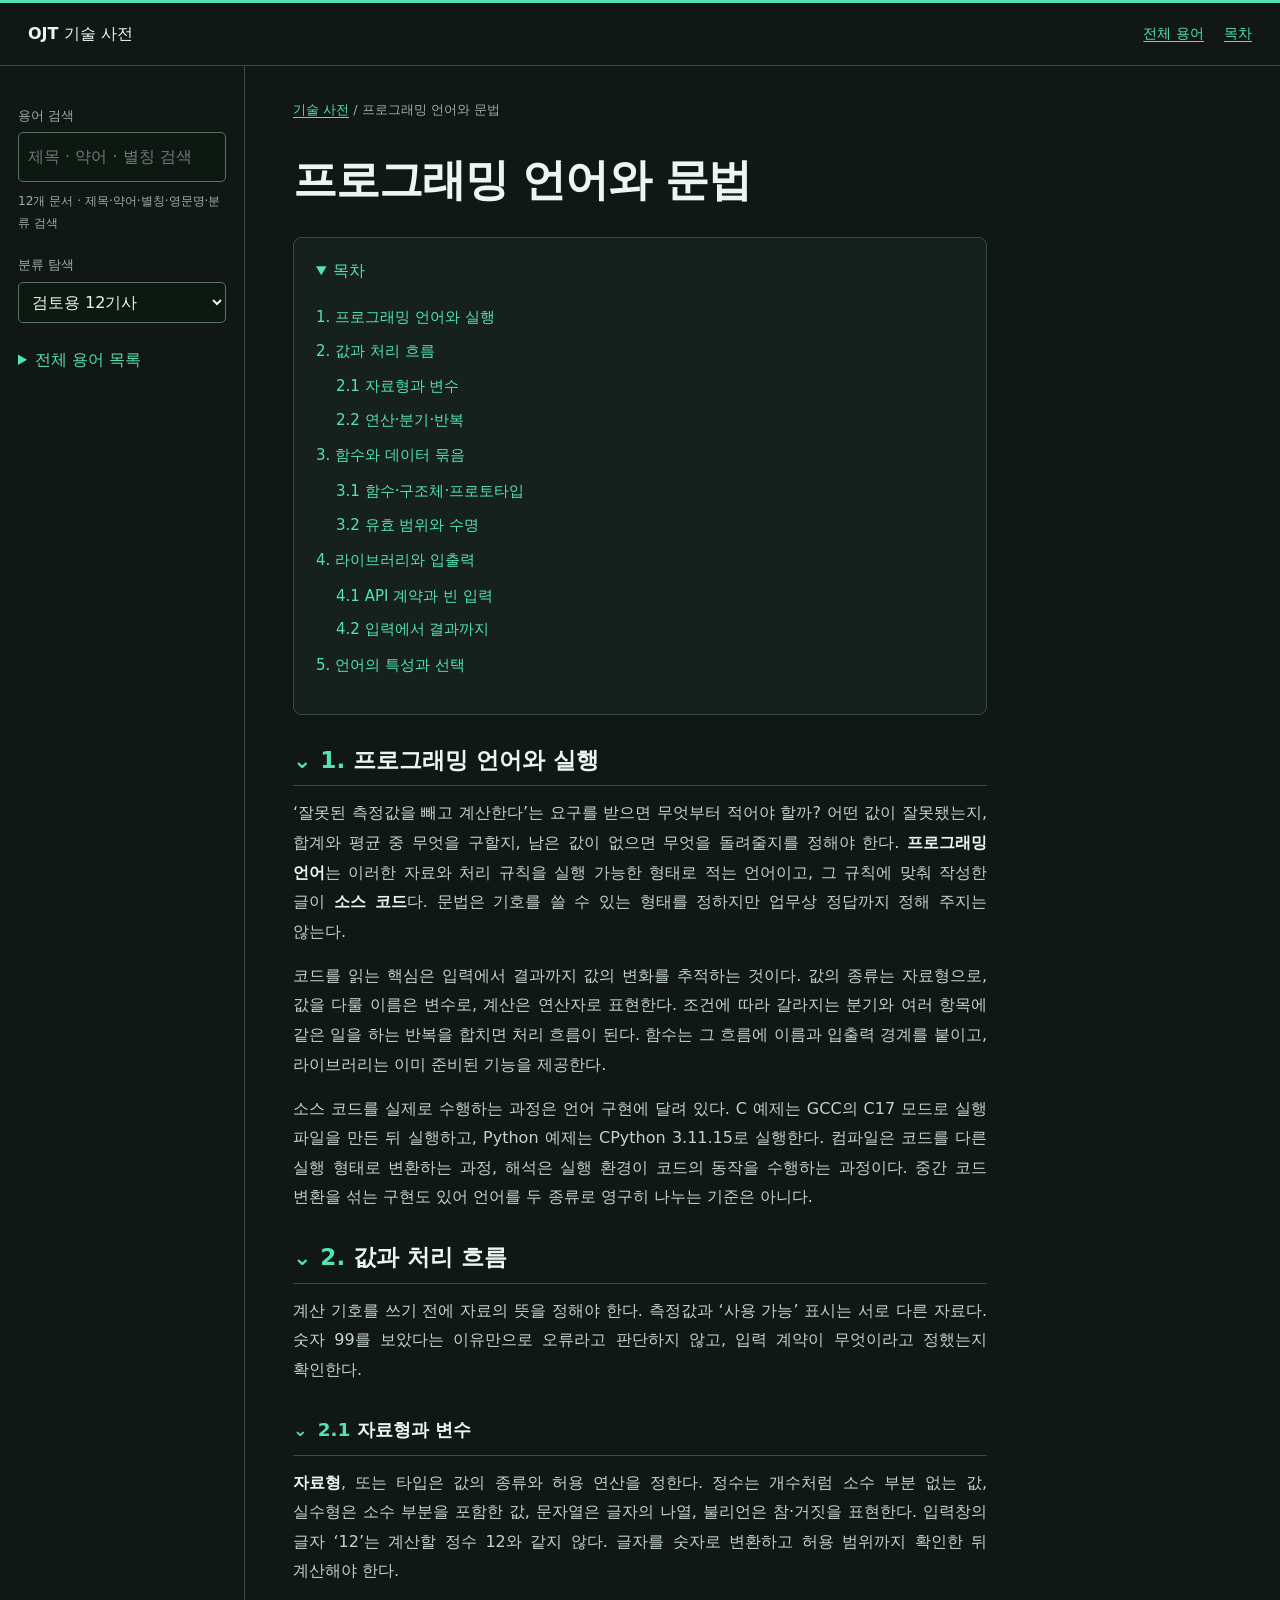
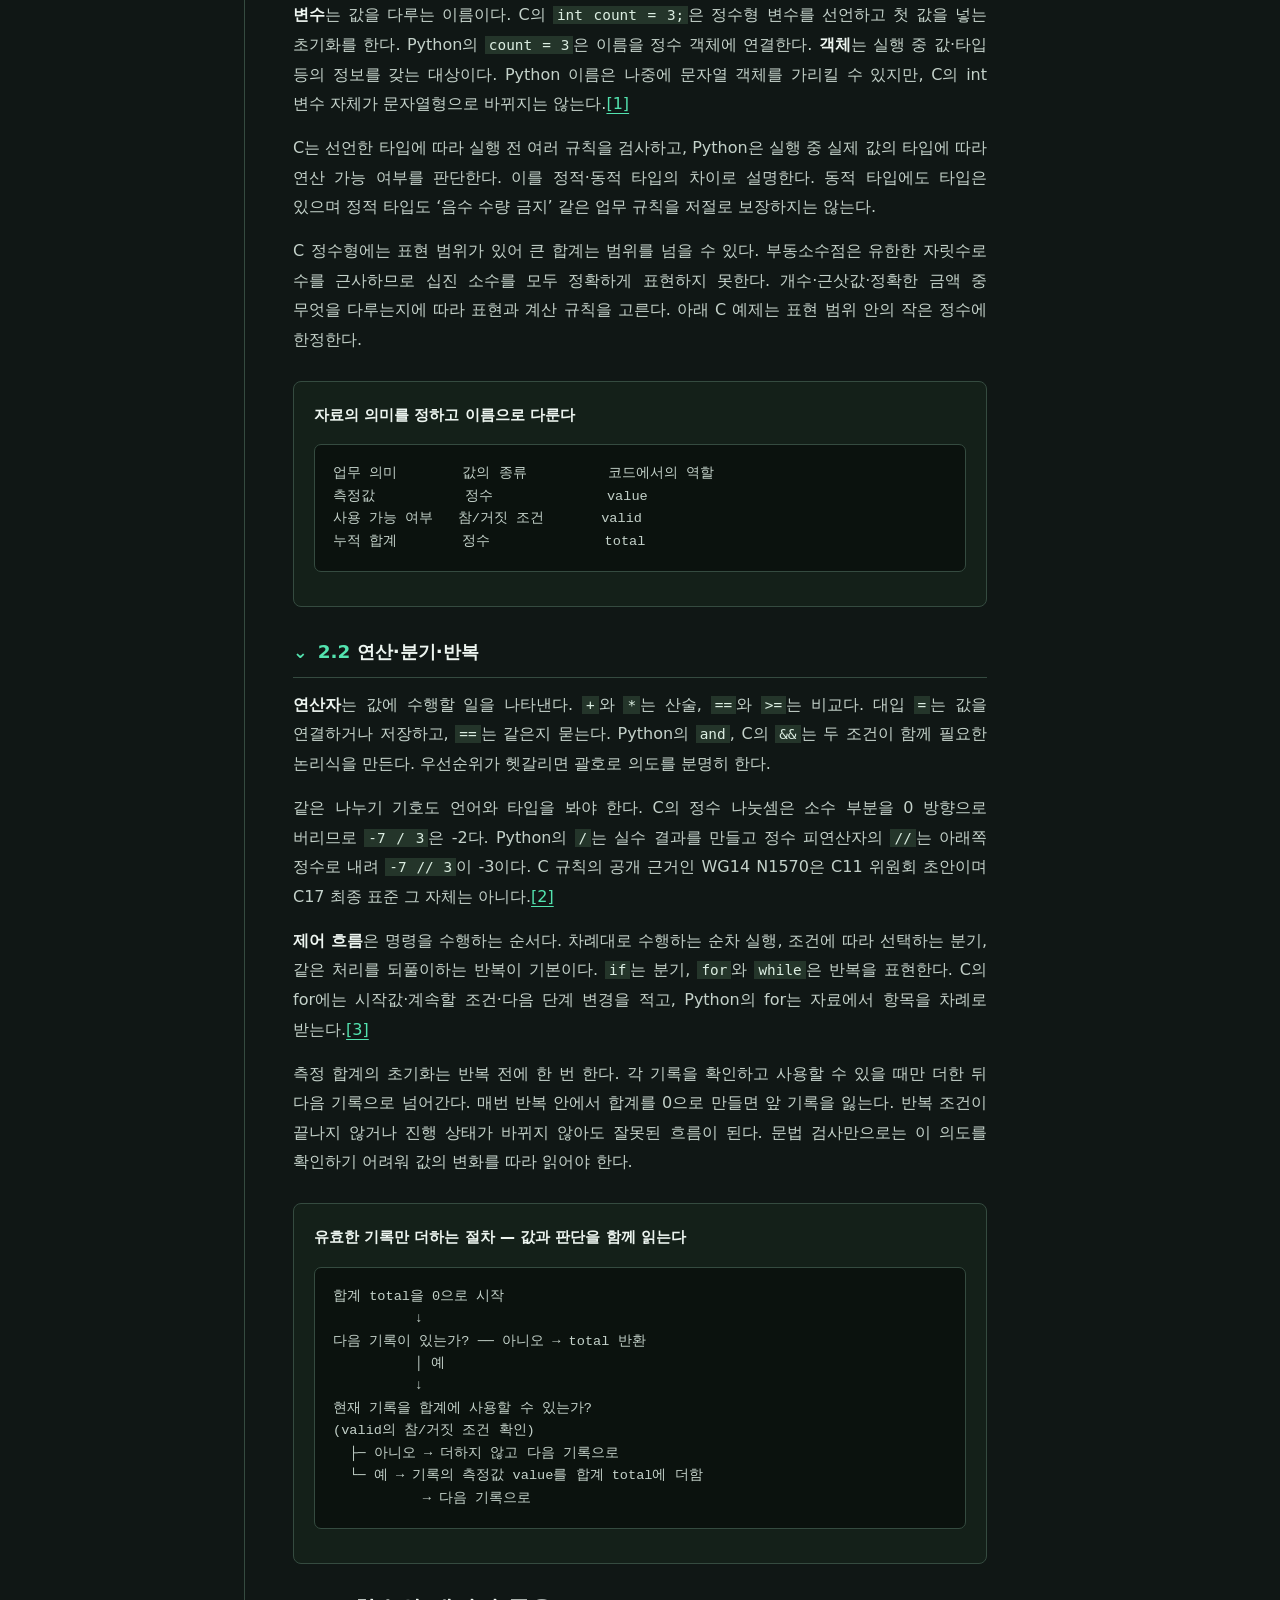
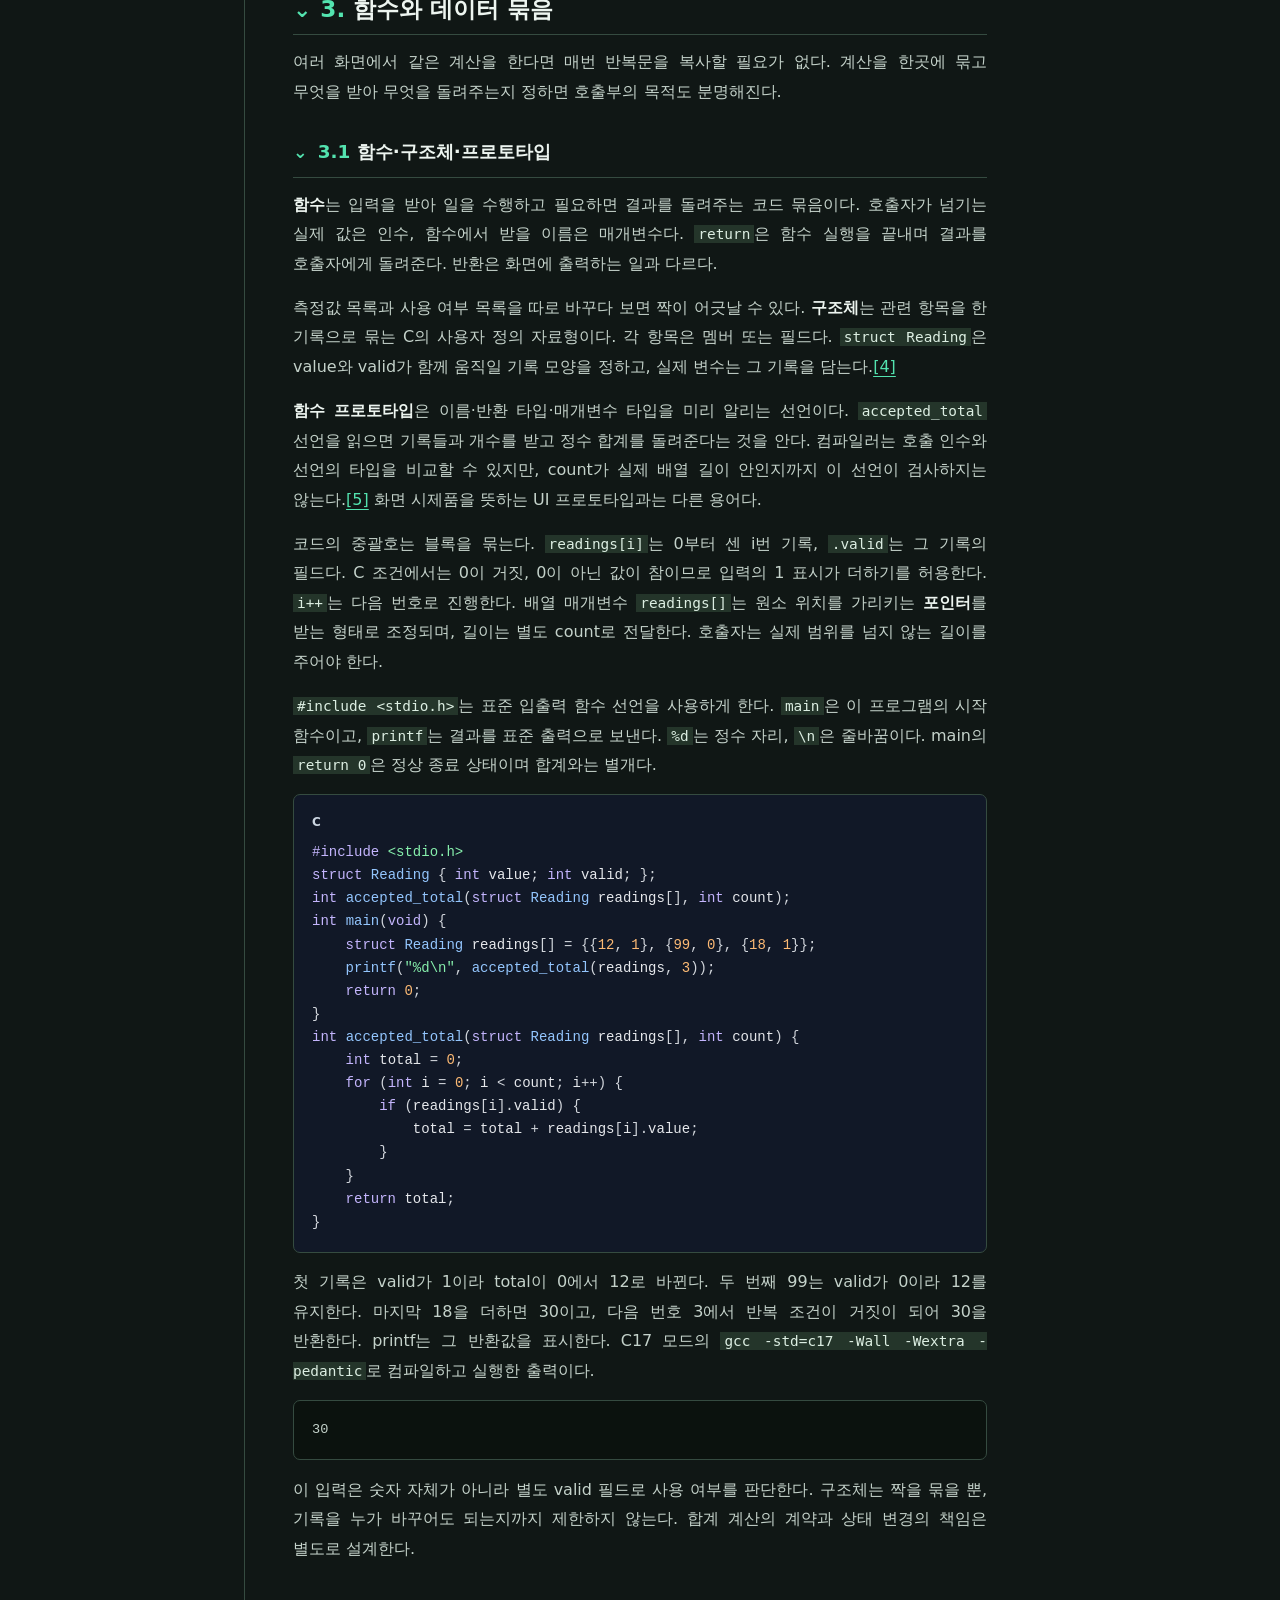
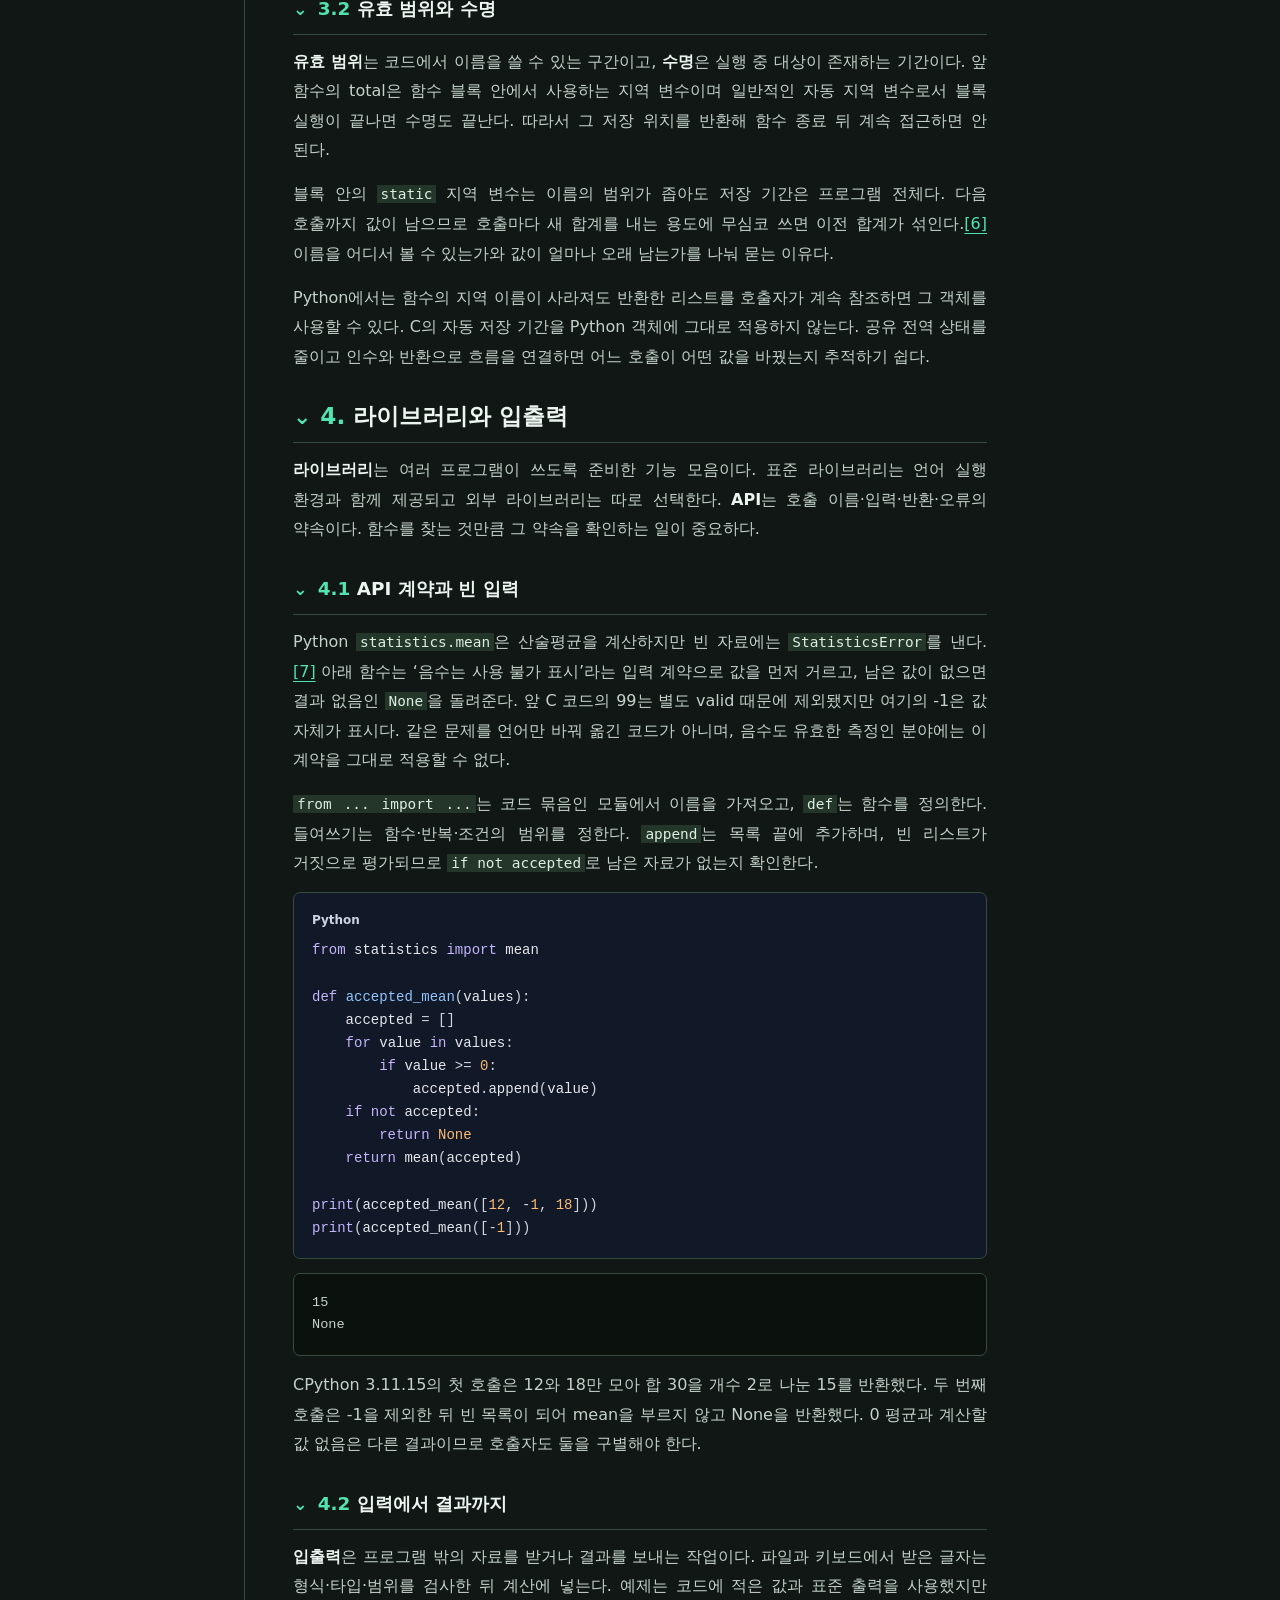
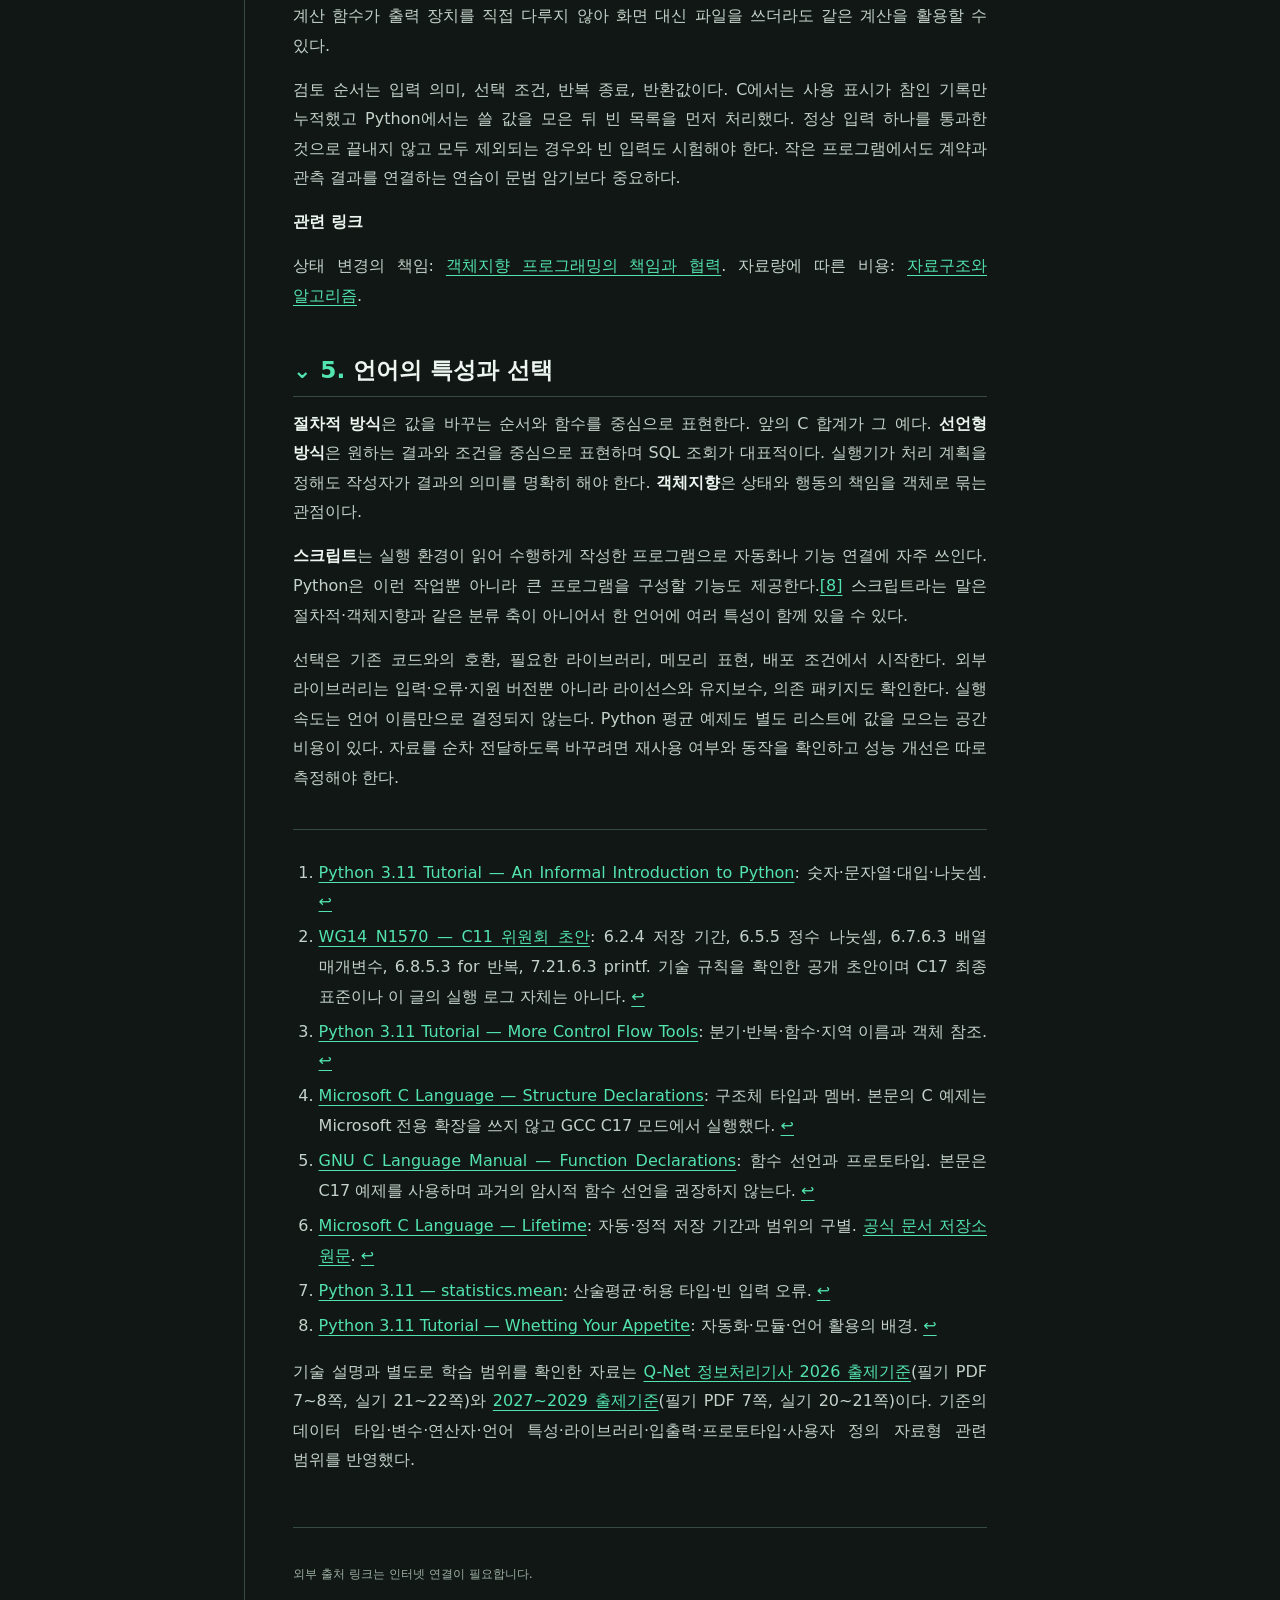
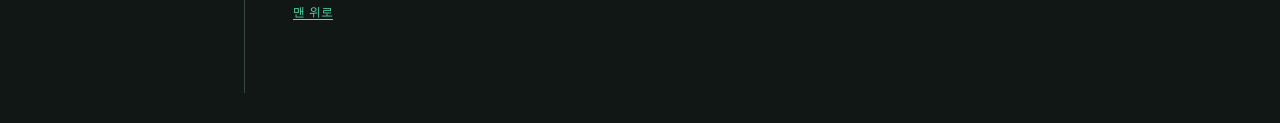
<file: 프로그래밍_언어와_기본_문법.html>
<!doctype html>
<html lang="ko"><head><meta charset="utf-8"><meta name="viewport" content="width=device-width, initial-scale=1"><meta name="description" content="검토용 12기사 HTML 눈검사"><title>프로그래밍 언어와 문법 · OJT 기술 사전</title><script src="assets/wiki.js" defer></script><script src="assets/footnotes.js" defer></script><script src="assets/reader-content.js" defer></script><link rel="stylesheet" href="assets/pilot.css"><link rel="stylesheet" href="assets/code-color.css">
<script defer src="assets/prism-local.js"></script>
<script defer src="assets/code-color.js"></script>
<style id="batch-b-toc-style">#toc .numbered-toc,#toc .numbered-toc ol{list-style:none}#toc .numbered-toc ol{padding-inline-start:1.25rem;margin-block:.35rem}#toc li{margin-block:.25rem}</style>
<link rel="stylesheet" href="assets/section-ui.css">
<script defer src="assets/section-ui.js"></script>
</head>
<body class="article-page"><a class="skip-link" href="#main">본문 바로가기</a>
<header class="site-header"><a class="site-brand" href="index.html">OJT <span>기술 사전</span></a><nav aria-label="상단"><a href="index.html">전체 용어</a><a href="#toc">목차</a></nav></header>
<div class="wiki-layout">
<aside id="term-sidebar" class="sidebar" aria-label="용어 탐색"><div class="nav-inner"><label for="wiki-search">용어 검색</label><input id="wiki-search" type="search" placeholder="제목 · 약어 · 별칭 검색" autocomplete="off" role="combobox" aria-autocomplete="list" aria-expanded="false" aria-controls="search-results" aria-describedby="search-status"><ul id="search-results" role="listbox" aria-label="검색 제안" hidden></ul><div class="search-status" id="search-status" role="status" aria-live="polite">12개 용어</div><label for="category-filter">분류 탐색</label><select id="category-filter"><option value="">검토용 12기사</option></select><details class="all-terms"><summary>전체 용어 목록</summary><nav aria-label="기술 용어 목록"><ol><li data-category="검토용 12기사" data-search="요구사항과 분석 모델 requirements_models"><a href="요구사항과_분석_모델.html">요구사항과 분석 모델</a></li><li data-category="검토용 12기사" data-search="사용자 인터페이스 설계 ui_design"><a href="사용자_화면_설계.html">사용자 인터페이스 설계</a></li><li data-category="검토용 12기사" data-search="자료구조와 알고리즘 data_structures"><a href="자료구조와_알고리즘_선택.html">자료구조와 알고리즘</a></li><li data-category="검토용 12기사" data-search="프로그래밍 언어와 문법 programming_foundations"><a href="프로그래밍_언어와_기본_문법.html">프로그래밍 언어와 문법</a></li><li data-category="검토용 12기사" data-search="소프트웨어 아키텍처와 모듈 software_architecture"><a href="소프트웨어_구조와_모듈.html">소프트웨어 아키텍처와 모듈</a></li><li data-category="검토용 12기사" data-search="OOP 객체지향 객체지향 프로그래밍 Object-Oriented Programming 객체지향과 설계 패턴"><a href="객체지향_프로그래밍.html">객체지향 프로그래밍</a></li><li data-category="검토용 12기사" data-search="디자인 패턴 설계 패턴 Design Patterns GoF 객체지향과 설계 패턴"><a href="디자인_패턴.html">디자인 패턴</a></li><li data-category="검토용 12기사" data-search="관계형 데이터베이스 rdbms"><a href="관계형_데이터베이스.html">관계형 데이터베이스</a></li><li data-category="검토용 12기사" data-search="운영체제 operating_system"><a href="운영체제.html">운영체제</a></li><li data-category="검토용 12기사" data-search="HTTP http"><a href="HTTP와_웹_요청.html">HTTP</a></li><li data-category="검토용 12기사" data-search="해싱 hashing"><a href="해싱.html">해싱</a></li><li data-category="검토용 12기사" data-search="XSS Cross-Site Scripting 크로스사이트 스크립팅"><a href="XSS.html">XSS</a></li></ol></nav></details></div></aside>
<main class="page" id="main" tabindex="-1"><nav class="breadcrumb" aria-label="현재 위치"><a href="index.html">기술 사전</a> / 프로그래밍 언어와 문법</nav><header class="article-header"><h1>프로그래밍 언어와 문법</h1></header><nav class="toc" id="toc" aria-label="이 문서의 목차"><details open><summary>목차</summary><ol class="numbered-toc"><li><a href="#definition">1. 프로그래밍 언어와 실행</a></li><li><a href="#types-variables">2. 값과 처리 흐름</a><ol><li><a href="#types-new">2.1 자료형과 변수</a></li><li><a href="#operators-control">2.2 연산·분기·반복</a></li></ol></li><li><a href="#functions-records">3. 함수와 데이터 묶음</a><ol><li><a href="#c-function-new">3.1 함수·구조체·프로토타입</a></li><li><a href="#scope-lifetime">3.2 유효 범위와 수명</a></li></ol></li><li><a href="#libraries-io">4. 라이브러리와 입출력</a><ol><li><a href="#api-contract-new">4.1 API 계약과 빈 입력</a></li><li><a href="#scope-boundary">4.2 입력에서 결과까지</a></li></ol></li><li><a href="#language-choice">5. 언어의 특성과 선택</a></li></ol></details></nav><section id="definition"><h2>1. 프로그래밍 언어와 실행</h2>
<p>‘잘못된 측정값을 빼고 계산한다’는 요구를 받으면 무엇부터 적어야 할까? 어떤 값이 잘못됐는지, 합계와 평균 중 무엇을 구할지, 남은 값이 없으면 무엇을 돌려줄지를 정해야 한다. <strong>프로그래밍 언어</strong>는 이러한 자료와 처리 규칙을 실행 가능한 형태로 적는 언어이고, 그 규칙에 맞춰 작성한 글이 <strong>소스 코드</strong>다. 문법은 기호를 쓸 수 있는 형태를 정하지만 업무상 정답까지 정해 주지는 않는다.</p>
<p>코드를 읽는 핵심은 입력에서 결과까지 값의 변화를 추적하는 것이다. 값의 종류는 자료형으로, 값을 다룰 이름은 변수로, 계산은 연산자로 표현한다. 조건에 따라 갈라지는 분기와 여러 항목에 같은 일을 하는 반복을 합치면 처리 흐름이 된다. 함수는 그 흐름에 이름과 입출력 경계를 붙이고, 라이브러리는 이미 준비된 기능을 제공한다.</p>
<p>소스 코드를 실제로 수행하는 과정은 언어 구현에 달려 있다. C 예제는 GCC의 C17 모드로 실행 파일을 만든 뒤 실행하고, Python 예제는 CPython 3.11.15로 실행한다. 컴파일은 코드를 다른 실행 형태로 변환하는 과정, 해석은 실행 환경이 코드의 동작을 수행하는 과정이다. 중간 코드 변환을 섞는 구현도 있어 언어를 두 종류로 영구히 나누는 기준은 아니다.</p></section>
<section id="types-variables"><h2>2. 값과 처리 흐름</h2>
<p>계산 기호를 쓰기 전에 자료의 뜻을 정해야 한다. 측정값과 ‘사용 가능’ 표시는 서로 다른 자료다. 숫자 99를 보았다는 이유만으로 오류라고 판단하지 않고, 입력 계약이 무엇이라고 정했는지 확인한다.</p>
<h3 id="types-new">2.1 자료형과 변수</h3>
<p><strong>자료형</strong>, 또는 타입은 값의 종류와 허용 연산을 정한다. 정수는 개수처럼 소수 부분 없는 값, 실수형은 소수 부분을 포함한 값, 문자열은 글자의 나열, 불리언은 참·거짓을 표현한다. 입력창의 글자 ‘12’는 계산할 정수 12와 같지 않다. 글자를 숫자로 변환하고 허용 범위까지 확인한 뒤 계산해야 한다.</p>
<p><strong>변수</strong>는 값을 다루는 이름이다. C의 <code>int count = 3;</code>은 정수형 변수를 선언하고 첫 값을 넣는 초기화를 한다. Python의 <code>count = 3</code>은 이름을 정수 객체에 연결한다. <strong>객체</strong>는 실행 중 값·타입 등의 정보를 갖는 대상이다. Python 이름은 나중에 문자열 객체를 가리킬 수 있지만, C의 int 변수 자체가 문자열형으로 바뀌지는 않는다.<a href="#pf-ref-intro" id="pf-cite-intro">[1]</a></p>
<p>C는 선언한 타입에 따라 실행 전 여러 규칙을 검사하고, Python은 실행 중 실제 값의 타입에 따라 연산 가능 여부를 판단한다. 이를 정적·동적 타입의 차이로 설명한다. 동적 타입에도 타입은 있으며 정적 타입도 ‘음수 수량 금지’ 같은 업무 규칙을 저절로 보장하지는 않는다.</p>
<p>C 정수형에는 표현 범위가 있어 큰 합계는 범위를 넘을 수 있다. 부동소수점은 유한한 자릿수로 수를 근사하므로 십진 소수를 모두 정확하게 표현하지 못한다. 개수·근삿값·정확한 금액 중 무엇을 다루는지에 따라 표현과 계산 규칙을 고른다. 아래 C 예제는 표현 범위 안의 작은 정수에 한정한다.</p>
<figure id="value-model"><figcaption>자료의 의미를 정하고 이름으로 다룬다</figcaption><pre>업무 의미        값의 종류          코드에서의 역할
측정값           정수              value
사용 가능 여부   참/거짓 조건       valid
누적 합계        정수              total</pre></figure>
<section id="operators-control"><h3>2.2 연산·분기·반복</h3>
<p><strong>연산자</strong>는 값에 수행할 일을 나타낸다. <code>+</code>와 <code>*</code>는 산술, <code>==</code>와 <code>&gt;=</code>는 비교다. 대입 <code>=</code>는 값을 연결하거나 저장하고, <code>==</code>는 같은지 묻는다. Python의 <code>and</code>, C의 <code>&amp;&amp;</code>는 두 조건이 함께 필요한 논리식을 만든다. 우선순위가 헷갈리면 괄호로 의도를 분명히 한다.</p>
<p>같은 나누기 기호도 언어와 타입을 봐야 한다. C의 정수 나눗셈은 소수 부분을 0 방향으로 버리므로 <code>-7 / 3</code>은 -2다. Python의 <code>/</code>는 실수 결과를 만들고 정수 피연산자의 <code>//</code>는 아래쪽 정수로 내려 <code>-7 // 3</code>이 -3이다. C 규칙의 공개 근거인 WG14 N1570은 C11 위원회 초안이며 C17 최종 표준 그 자체는 아니다.<a href="#pf-ref-c-standard" id="pf-cite-c-standard">[2]</a></p>
<p><strong>제어 흐름</strong>은 명령을 수행하는 순서다. 차례대로 수행하는 순차 실행, 조건에 따라 선택하는 분기, 같은 처리를 되풀이하는 반복이 기본이다. <code>if</code>는 분기, <code>for</code>와 <code>while</code>은 반복을 표현한다. C의 for에는 시작값·계속할 조건·다음 단계 변경을 적고, Python의 for는 자료에서 항목을 차례로 받는다.<a href="#pf-ref-flow" id="pf-cite-flow">[3]</a></p>
<p>측정 합계의 초기화는 반복 전에 한 번 한다. 각 기록을 확인하고 사용할 수 있을 때만 더한 뒤 다음 기록으로 넘어간다. 매번 반복 안에서 합계를 0으로 만들면 앞 기록을 잃는다. 반복 조건이 끝나지 않거나 진행 상태가 바뀌지 않아도 잘못된 흐름이 된다. 문법 검사만으로는 이 의도를 확인하기 어려워 값의 변화를 따라 읽어야 한다.</p>
<figure id="control-flow"><figcaption>유효한 기록만 더하는 절차 — 값과 판단을 함께 읽는다</figcaption><pre>합계 total을 0으로 시작
          ↓
다음 기록이 있는가? ── 아니오 → total 반환
          │ 예
          ↓
현재 기록을 합계에 사용할 수 있는가?
(valid의 참/거짓 조건 확인)
  ├─ 아니오 → 더하지 않고 다음 기록으로
  └─ 예 → 기록의 측정값 value를 합계 total에 더함
           → 다음 기록으로</pre></figure></section></section>
<section id="functions-records"><h2>3. 함수와 데이터 묶음</h2>
<p>여러 화면에서 같은 계산을 한다면 매번 반복문을 복사할 필요가 없다. 계산을 한곳에 묶고 무엇을 받아 무엇을 돌려주는지 정하면 호출부의 목적도 분명해진다.</p>
<h3 id="c-function-new">3.1 함수·구조체·프로토타입</h3>
<p><strong>함수</strong>는 입력을 받아 일을 수행하고 필요하면 결과를 돌려주는 코드 묶음이다. 호출자가 넘기는 실제 값은 인수, 함수에서 받을 이름은 매개변수다. <code>return</code>은 함수 실행을 끝내며 결과를 호출자에게 돌려준다. 반환은 화면에 출력하는 일과 다르다.</p>
<p>측정값 목록과 사용 여부 목록을 따로 바꾸다 보면 짝이 어긋날 수 있다. <strong>구조체</strong>는 관련 항목을 한 기록으로 묶는 C의 사용자 정의 자료형이다. 각 항목은 멤버 또는 필드다. <code>struct Reading</code>은 value와 valid가 함께 움직일 기록 모양을 정하고, 실제 변수는 그 기록을 담는다.<a href="#pf-ref-struct" id="pf-cite-struct">[4]</a></p>
<p><strong>함수 프로토타입</strong>은 이름·반환 타입·매개변수 타입을 미리 알리는 선언이다. <code>accepted_total</code> 선언을 읽으면 기록들과 개수를 받고 정수 합계를 돌려준다는 것을 안다. 컴파일러는 호출 인수와 선언의 타입을 비교할 수 있지만, count가 실제 배열 길이 안인지까지 이 선언이 검사하지는 않는다.<a href="#pf-ref-prototype" id="pf-cite-prototype">[5]</a> 화면 시제품을 뜻하는 UI 프로토타입과는 다른 용어다.</p>
<p>코드의 중괄호는 블록을 묶는다. <code>readings[i]</code>는 0부터 센 i번 기록, <code>.valid</code>는 그 기록의 필드다. C 조건에서는 0이 거짓, 0이 아닌 값이 참이므로 입력의 1 표시가 더하기를 허용한다. <code>i++</code>는 다음 번호로 진행한다. 배열 매개변수 <code>readings[]</code>는 원소 위치를 가리키는 <strong>포인터</strong>를 받는 형태로 조정되며, 길이는 별도 count로 전달한다. 호출자는 실제 범위를 넘지 않는 길이를 주어야 한다.</p>
<p><code>#include &lt;stdio.h&gt;</code>는 표준 입출력 함수 선언을 사용하게 한다. <code>main</code>은 이 프로그램의 시작 함수이고, <code>printf</code>는 결과를 표준 출력으로 보낸다. <code>%d</code>는 정수 자리, <code>\n</code>은 줄바꿈이다. main의 <code>return 0</code>은 정상 종료 상태이며 합계와는 별개다.</p>
<pre><code class="language-c" data-example="readings">#include &lt;stdio.h&gt;
struct Reading { int value; int valid; };
int accepted_total(struct Reading readings[], int count);
int main(void) {
    struct Reading readings[] = {{12, 1}, {99, 0}, {18, 1}};
    printf("%d\n", accepted_total(readings, 3));
    return 0;
}
int accepted_total(struct Reading readings[], int count) {
    int total = 0;
    for (int i = 0; i &lt; count; i++) {
        if (readings[i].valid) {
            total = total + readings[i].value;
        }
    }
    return total;
}</code></pre>
<p>첫 기록은 valid가 1이라 total이 0에서 12로 바뀐다. 두 번째 99는 valid가 0이라 12를 유지한다. 마지막 18을 더하면 30이고, 다음 번호 3에서 반복 조건이 거짓이 되어 30을 반환한다. printf는 그 반환값을 표시한다. C17 모드의 <code>gcc -std=c17 -Wall -Wextra -pedantic</code>로 컴파일하고 실행한 출력이다.</p>
<pre class="observed-output">30</pre>
<p>이 입력은 숫자 자체가 아니라 별도 valid 필드로 사용 여부를 판단한다. 구조체는 짝을 묶을 뿐, 기록을 누가 바꾸어도 되는지까지 제한하지 않는다. 합계 계산의 계약과 상태 변경의 책임은 별도로 설계한다.</p>
<section id="scope-lifetime"><h3>3.2 유효 범위와 수명</h3>
<p><strong>유효 범위</strong>는 코드에서 이름을 쓸 수 있는 구간이고, <strong>수명</strong>은 실행 중 대상이 존재하는 기간이다. 앞 함수의 total은 함수 블록 안에서 사용하는 지역 변수이며 일반적인 자동 지역 변수로서 블록 실행이 끝나면 수명도 끝난다. 따라서 그 저장 위치를 반환해 함수 종료 뒤 계속 접근하면 안 된다.</p>
<p>블록 안의 <code>static</code> 지역 변수는 이름의 범위가 좁아도 저장 기간은 프로그램 전체다. 다음 호출까지 값이 남으므로 호출마다 새 합계를 내는 용도에 무심코 쓰면 이전 합계가 섞인다.<a href="#pf-ref-lifetime" id="pf-cite-lifetime">[6]</a> 이름을 어디서 볼 수 있는가와 값이 얼마나 오래 남는가를 나눠 묻는 이유다.</p>
<p>Python에서는 함수의 지역 이름이 사라져도 반환한 리스트를 호출자가 계속 참조하면 그 객체를 사용할 수 있다. C의 자동 저장 기간을 Python 객체에 그대로 적용하지 않는다. 공유 전역 상태를 줄이고 인수와 반환으로 흐름을 연결하면 어느 호출이 어떤 값을 바꿨는지 추적하기 쉽다.</p></section></section>
<section id="libraries-io"><h2>4. 라이브러리와 입출력</h2>
<p><strong>라이브러리</strong>는 여러 프로그램이 쓰도록 준비한 기능 모음이다. 표준 라이브러리는 언어 실행 환경과 함께 제공되고 외부 라이브러리는 따로 선택한다. <strong>API</strong>는 호출 이름·입력·반환·오류의 약속이다. 함수를 찾는 것만큼 그 약속을 확인하는 일이 중요하다.</p>
<h3 id="api-contract-new">4.1 API 계약과 빈 입력</h3>
<p>Python <code>statistics.mean</code>은 산술평균을 계산하지만 빈 자료에는 <code>StatisticsError</code>를 낸다.<a href="#pf-ref-statistics" id="pf-cite-statistics">[7]</a> 아래 함수는 ‘음수는 사용 불가 표시’라는 입력 계약으로 값을 먼저 거르고, 남은 값이 없으면 결과 없음인 <code>None</code>을 돌려준다. 앞 C 코드의 99는 별도 valid 때문에 제외됐지만 여기의 -1은 값 자체가 표시다. 같은 문제를 언어만 바꿔 옮긴 코드가 아니며, 음수도 유효한 측정인 분야에는 이 계약을 그대로 적용할 수 없다.</p>
<p><code>from ... import ...</code>는 코드 묶음인 모듈에서 이름을 가져오고, <code>def</code>는 함수를 정의한다. 들여쓰기는 함수·반복·조건의 범위를 정한다. <code>append</code>는 목록 끝에 추가하며, 빈 리스트가 거짓으로 평가되므로 <code>if not accepted</code>로 남은 자료가 없는지 확인한다.</p>
<pre><code class="language-python" data-example="accepted-mean">from statistics import mean

def accepted_mean(values):
    accepted = []
    for value in values:
        if value &gt;= 0:
            accepted.append(value)
    if not accepted:
        return None
    return mean(accepted)

print(accepted_mean([12, -1, 18]))
print(accepted_mean([-1]))</code></pre>
<pre class="observed-output">15
None</pre>
<p>CPython 3.11.15의 첫 호출은 12와 18만 모아 합 30을 개수 2로 나눈 15를 반환했다. 두 번째 호출은 -1을 제외한 뒤 빈 목록이 되어 mean을 부르지 않고 None을 반환했다. 0 평균과 계산할 값 없음은 다른 결과이므로 호출자도 둘을 구별해야 한다.</p>
<h3 id="scope-boundary">4.2 입력에서 결과까지</h3>
<p><strong>입출력</strong>은 프로그램 밖의 자료를 받거나 결과를 보내는 작업이다. 파일과 키보드에서 받은 글자는 형식·타입·범위를 검사한 뒤 계산에 넣는다. 예제는 코드에 적은 값과 표준 출력을 사용했지만 계산 함수가 출력 장치를 직접 다루지 않아 화면 대신 파일을 쓰더라도 같은 계산을 활용할 수 있다.</p>
<p>검토 순서는 입력 의미, 선택 조건, 반복 종료, 반환값이다. C에서는 사용 표시가 참인 기록만 누적했고 Python에서는 쓸 값을 모은 뒤 빈 목록을 먼저 처리했다. 정상 입력 하나를 통과한 것으로 끝내지 않고 모두 제외되는 경우와 빈 입력도 시험해야 한다. 작은 프로그램에서도 계약과 관측 결과를 연결하는 연습이 문법 암기보다 중요하다.</p>
<aside class="related-links" aria-label="관련 링크"><p><strong>관련 링크</strong></p><p>상태 변경의 책임: <a href="객체지향_프로그래밍.html#responsibility-collaboration">객체지향 프로그래밍의 책임과 협력</a>. 자료량에 따른 비용: <a href="자료구조와_알고리즘_선택.html#cost">자료구조와 알고리즘</a>.</p></aside></section>
<section id="language-choice"><h2>5. 언어의 특성과 선택</h2>
<p><strong>절차적 방식</strong>은 값을 바꾸는 순서와 함수를 중심으로 표현한다. 앞의 C 합계가 그 예다. <strong>선언형 방식</strong>은 원하는 결과와 조건을 중심으로 표현하며 SQL 조회가 대표적이다. 실행기가 처리 계획을 정해도 작성자가 결과의 의미를 명확히 해야 한다. <strong>객체지향</strong>은 상태와 행동의 책임을 객체로 묶는 관점이다.</p>
<p><strong>스크립트</strong>는 실행 환경이 읽어 수행하게 작성한 프로그램으로 자동화나 기능 연결에 자주 쓰인다. Python은 이런 작업뿐 아니라 큰 프로그램을 구성할 기능도 제공한다.<a href="#pf-ref-appetite" id="pf-cite-appetite">[8]</a> 스크립트라는 말은 절차적·객체지향과 같은 분류 축이 아니어서 한 언어에 여러 특성이 함께 있을 수 있다.</p>
<p>선택은 기존 코드와의 호환, 필요한 라이브러리, 메모리 표현, 배포 조건에서 시작한다. 외부 라이브러리는 입력·오류·지원 버전뿐 아니라 라이선스와 유지보수, 의존 패키지도 확인한다. 실행 속도는 언어 이름만으로 결정되지 않는다. Python 평균 예제도 별도 리스트에 값을 모으는 공간 비용이 있다. 자료를 순차 전달하도록 바꾸려면 재사용 여부와 동작을 확인하고 성능 개선은 따로 측정해야 한다.</p></section>
<section id="references" aria-label="출처와 각주">
<ol>
<li id="pf-ref-intro"><a href="https://docs.python.org/3.11/tutorial/introduction.html">Python 3.11 Tutorial — An Informal Introduction to Python</a>: 숫자·문자열·대입·나눗셈. <a class="footnote-backref" href="#pf-cite-intro" aria-label="본문 인용으로 돌아가기">↩</a></li>
<li id="pf-ref-c-standard"><a href="https://www.open-std.org/jtc1/sc22/wg14/www/docs/n1570.pdf">WG14 N1570 — C11 위원회 초안</a>: 6.2.4 저장 기간, 6.5.5 정수 나눗셈, 6.7.6.3 배열 매개변수, 6.8.5.3 for 반복, 7.21.6.3 printf. 기술 규칙을 확인한 공개 초안이며 C17 최종 표준이나 이 글의 실행 로그 자체는 아니다. <a class="footnote-backref" href="#pf-cite-c-standard" aria-label="본문 인용으로 돌아가기">↩</a></li>
<li id="pf-ref-flow"><a href="https://docs.python.org/3.11/tutorial/controlflow.html">Python 3.11 Tutorial — More Control Flow Tools</a>: 분기·반복·함수·지역 이름과 객체 참조. <a class="footnote-backref" href="#pf-cite-flow" aria-label="본문 인용으로 돌아가기">↩</a></li>
<li id="pf-ref-struct"><a href="https://learn.microsoft.com/en-us/cpp/c-language/structure-declarations?view=msvc-170">Microsoft C Language — Structure Declarations</a>: 구조체 타입과 멤버. 본문의 C 예제는 Microsoft 전용 확장을 쓰지 않고 GCC C17 모드에서 실행했다. <a class="footnote-backref" href="#pf-cite-struct" aria-label="본문 인용으로 돌아가기">↩</a></li>
<li id="pf-ref-prototype"><a href="https://www.gnu.org/software/c-intro-and-ref/manual/html_node/Function-Declarations.html">GNU C Language Manual — Function Declarations</a>: 함수 선언과 프로토타입. 본문은 C17 예제를 사용하며 과거의 암시적 함수 선언을 권장하지 않는다. <a class="footnote-backref" href="#pf-cite-prototype" aria-label="본문 인용으로 돌아가기">↩</a></li>
<li id="pf-ref-lifetime"><a href="https://learn.microsoft.com/en-us/cpp/c-language/lifetime?view=msvc-170">Microsoft C Language — Lifetime</a>: 자동·정적 저장 기간과 범위의 구별. <a href="https://github.com/MicrosoftDocs/cpp-docs/blob/main/docs/c-language/lifetime.md">공식 문서 저장소 원문</a>. <a class="footnote-backref" href="#pf-cite-lifetime" aria-label="본문 인용으로 돌아가기">↩</a></li>
<li id="pf-ref-statistics"><a href="https://docs.python.org/3.11/library/statistics.html#statistics.mean">Python 3.11 — statistics.mean</a>: 산술평균·허용 타입·빈 입력 오류. <a class="footnote-backref" href="#pf-cite-statistics" aria-label="본문 인용으로 돌아가기">↩</a></li>
<li id="pf-ref-appetite"><a href="https://docs.python.org/3.11/tutorial/appetite.html">Python 3.11 Tutorial — Whetting Your Appetite</a>: 자동화·모듈·언어 활용의 배경. <a class="footnote-backref" href="#pf-cite-appetite" aria-label="본문 인용으로 돌아가기">↩</a></li>
</ol>
<p>기술 설명과 별도로 학습 범위를 확인한 자료는 <a href="https://www.q-net.or.kr/pageLink.do?link=cst/cstReport&amp;jmCd=1320&amp;mcrtrNo=991">Q-Net 정보처리기사 2026 출제기준</a>(필기 PDF 7~8쪽, 실기 21~22쪽)와 <a href="https://www.q-net.or.kr/pageLink.do?link=cst/cstReport&amp;jmCd=1320&amp;mcrtrNo=1291">2027~2029 출제기준</a>(필기 PDF 7쪽, 실기 20~21쪽)이다. 기준의 데이터 타입·변수·연산자·언어 특성·라이브러리·입출력·프로토타입·사용자 정의 자료형 관련 범위를 반영했다.</p>
</section>
<footer class="site-footer"><p>외부 출처 링크는 인터넷 연결이 필요합니다.</p><a href="#main">맨 위로</a></footer></main></div><div class="footnote-preview" id="footnote-preview" role="dialog" aria-label="각주 미리보기" hidden>
  <div class="footnote-preview-header"><strong id="footnote-preview-label"></strong><button type="button" aria-label="각주 미리보기 닫기">닫기</button></div>
  <div id="footnote-preview-content"></div>
</div></body></html>
</file>
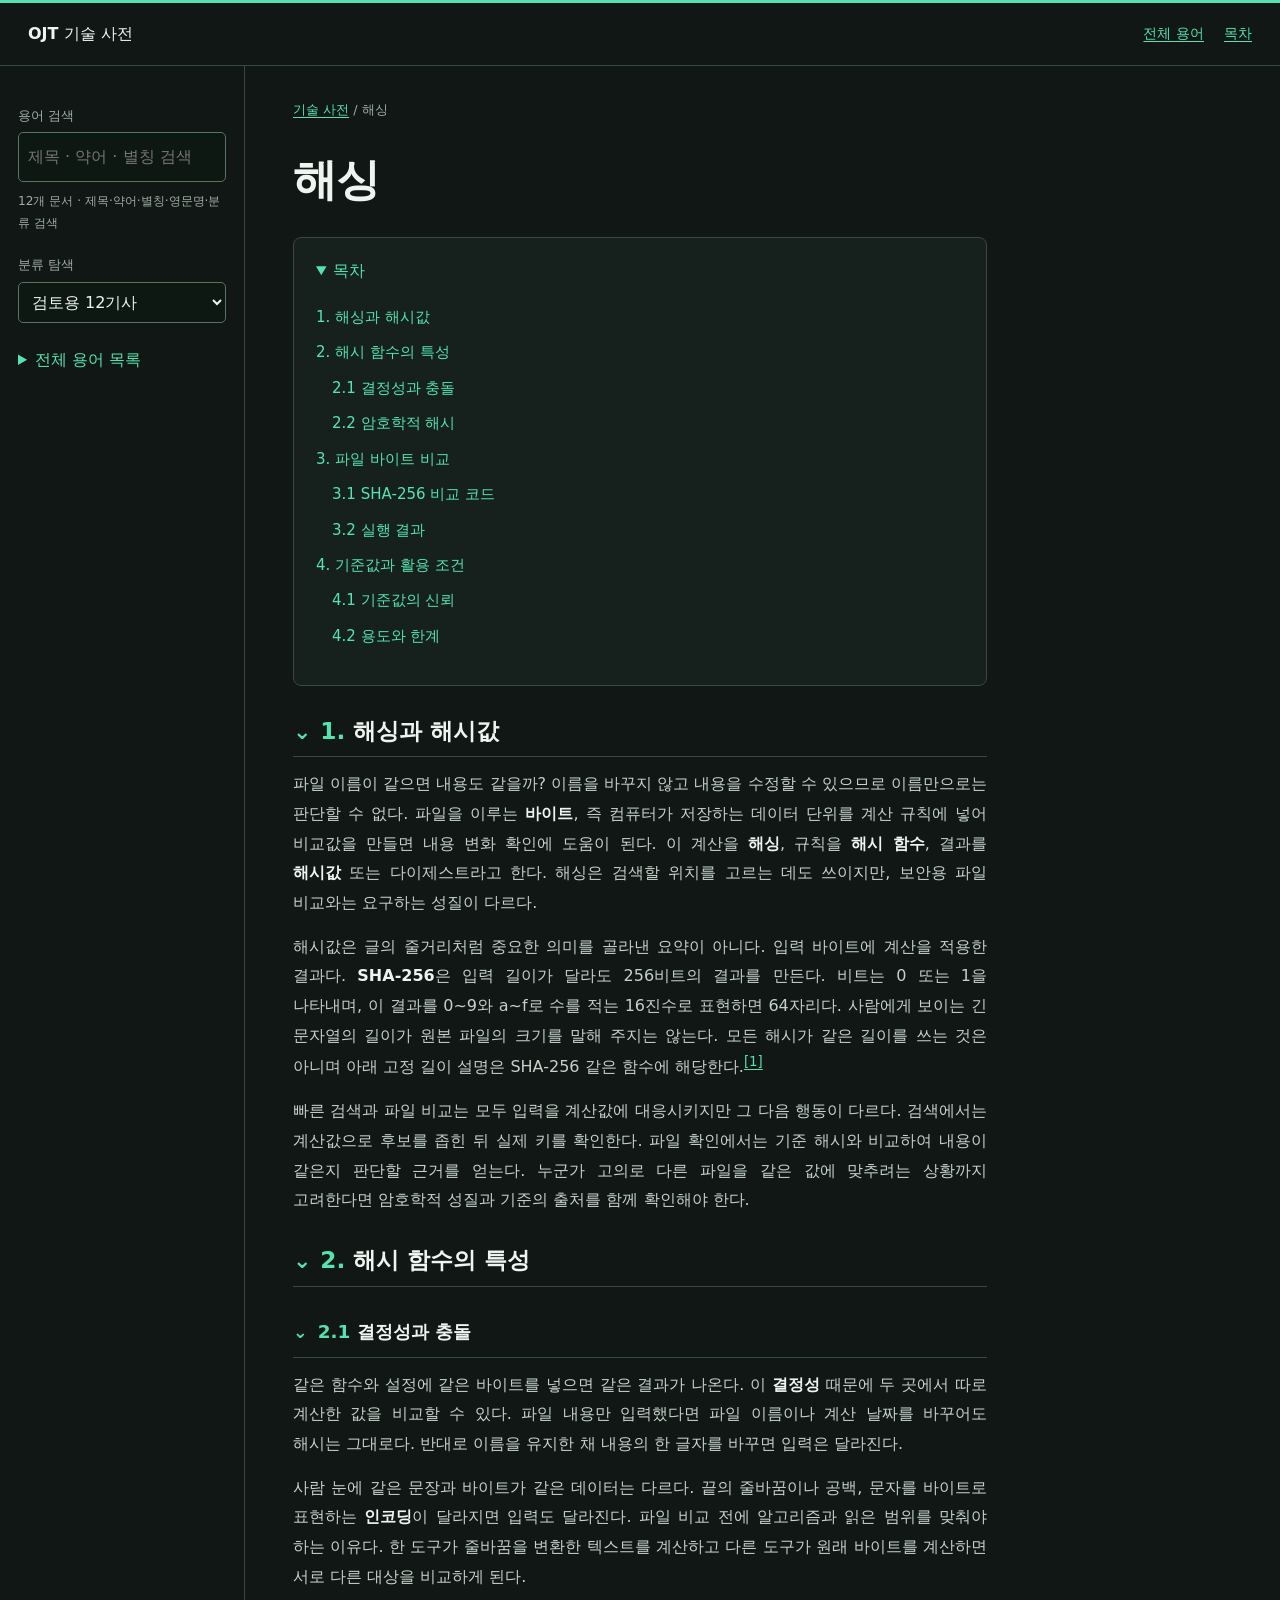
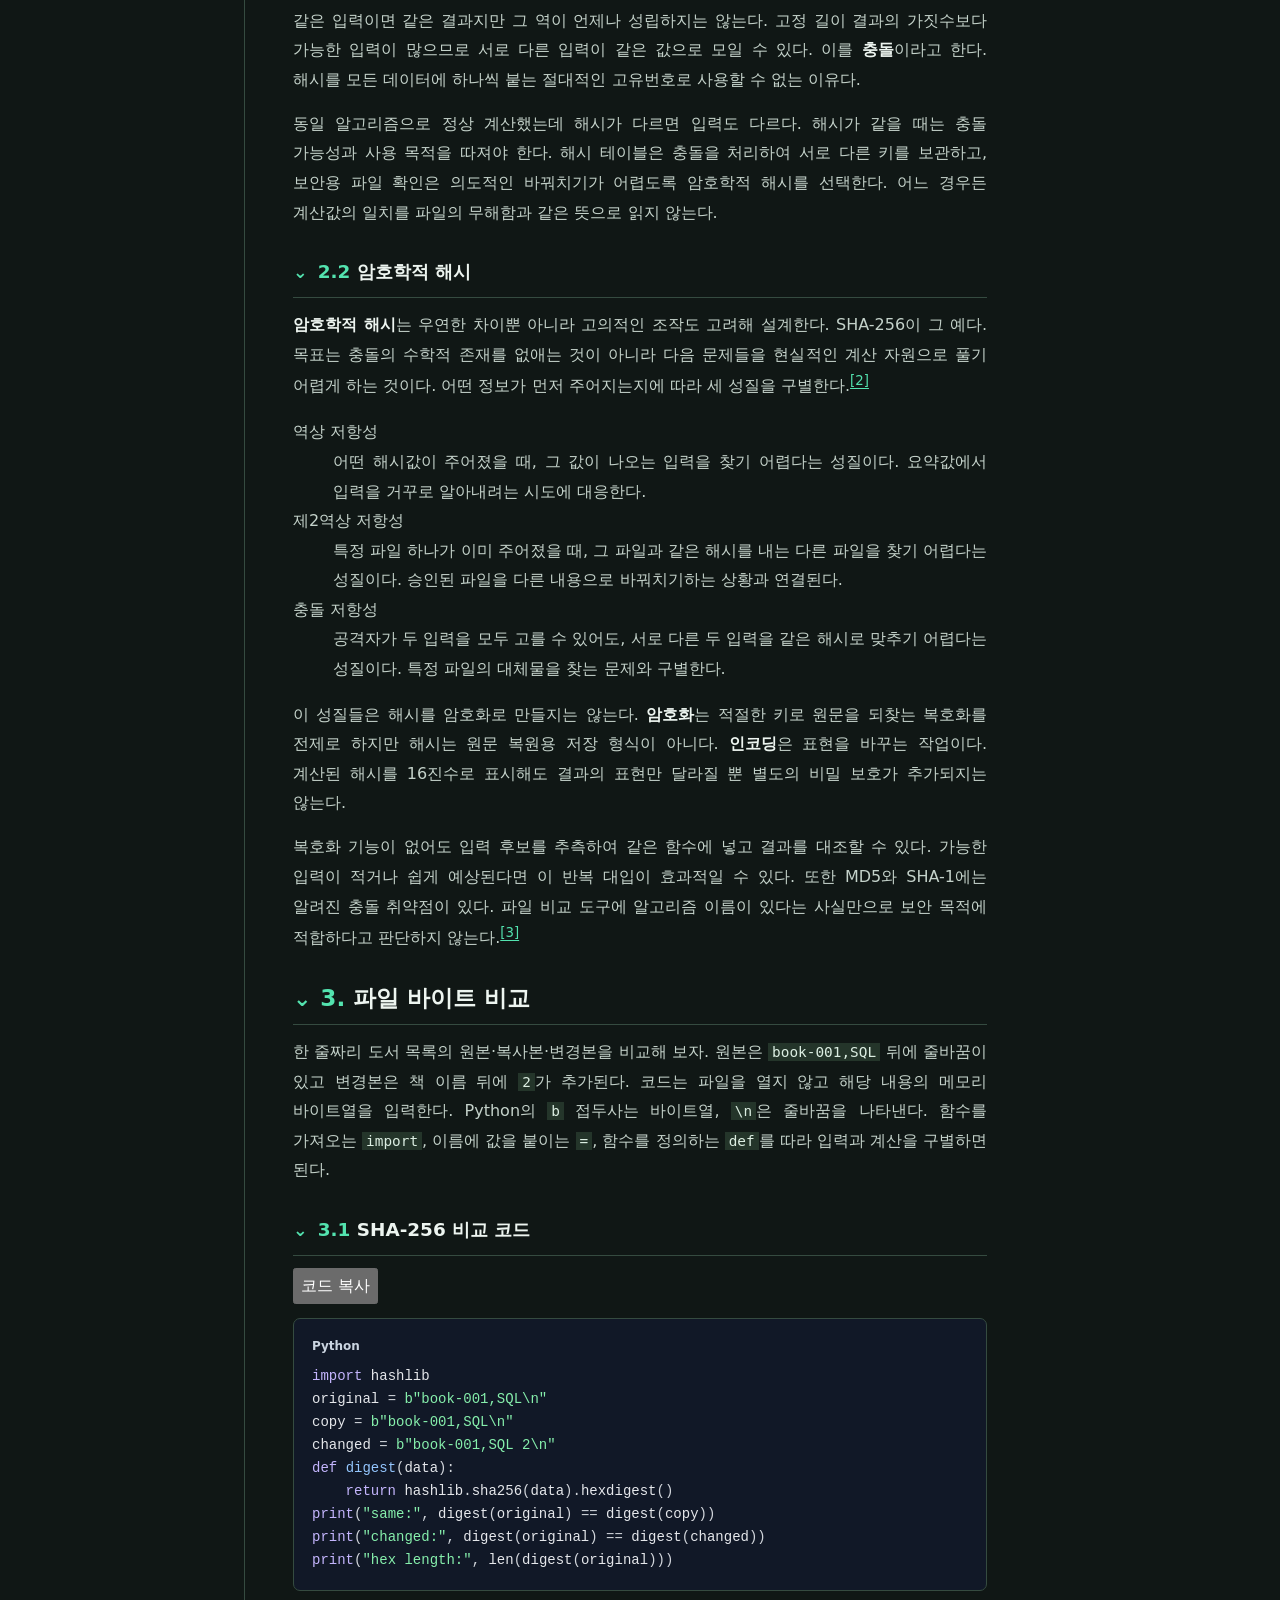
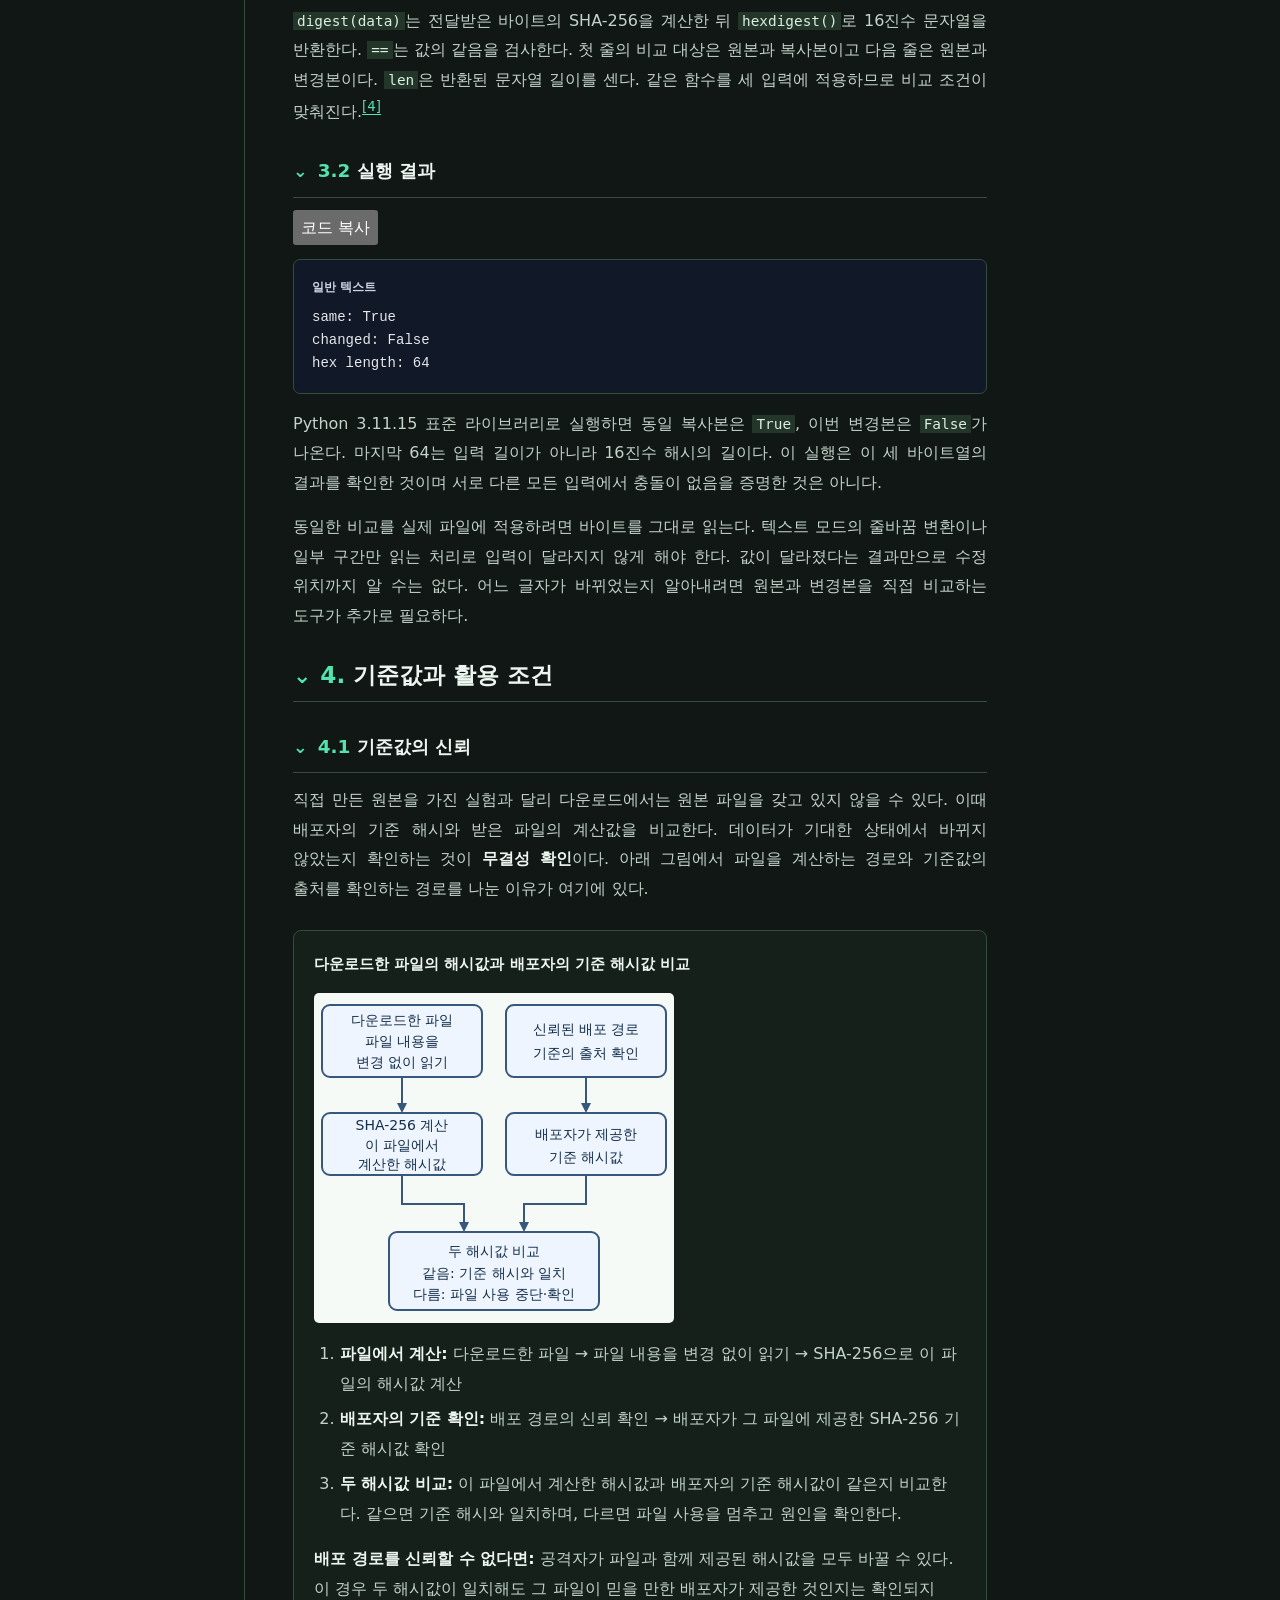
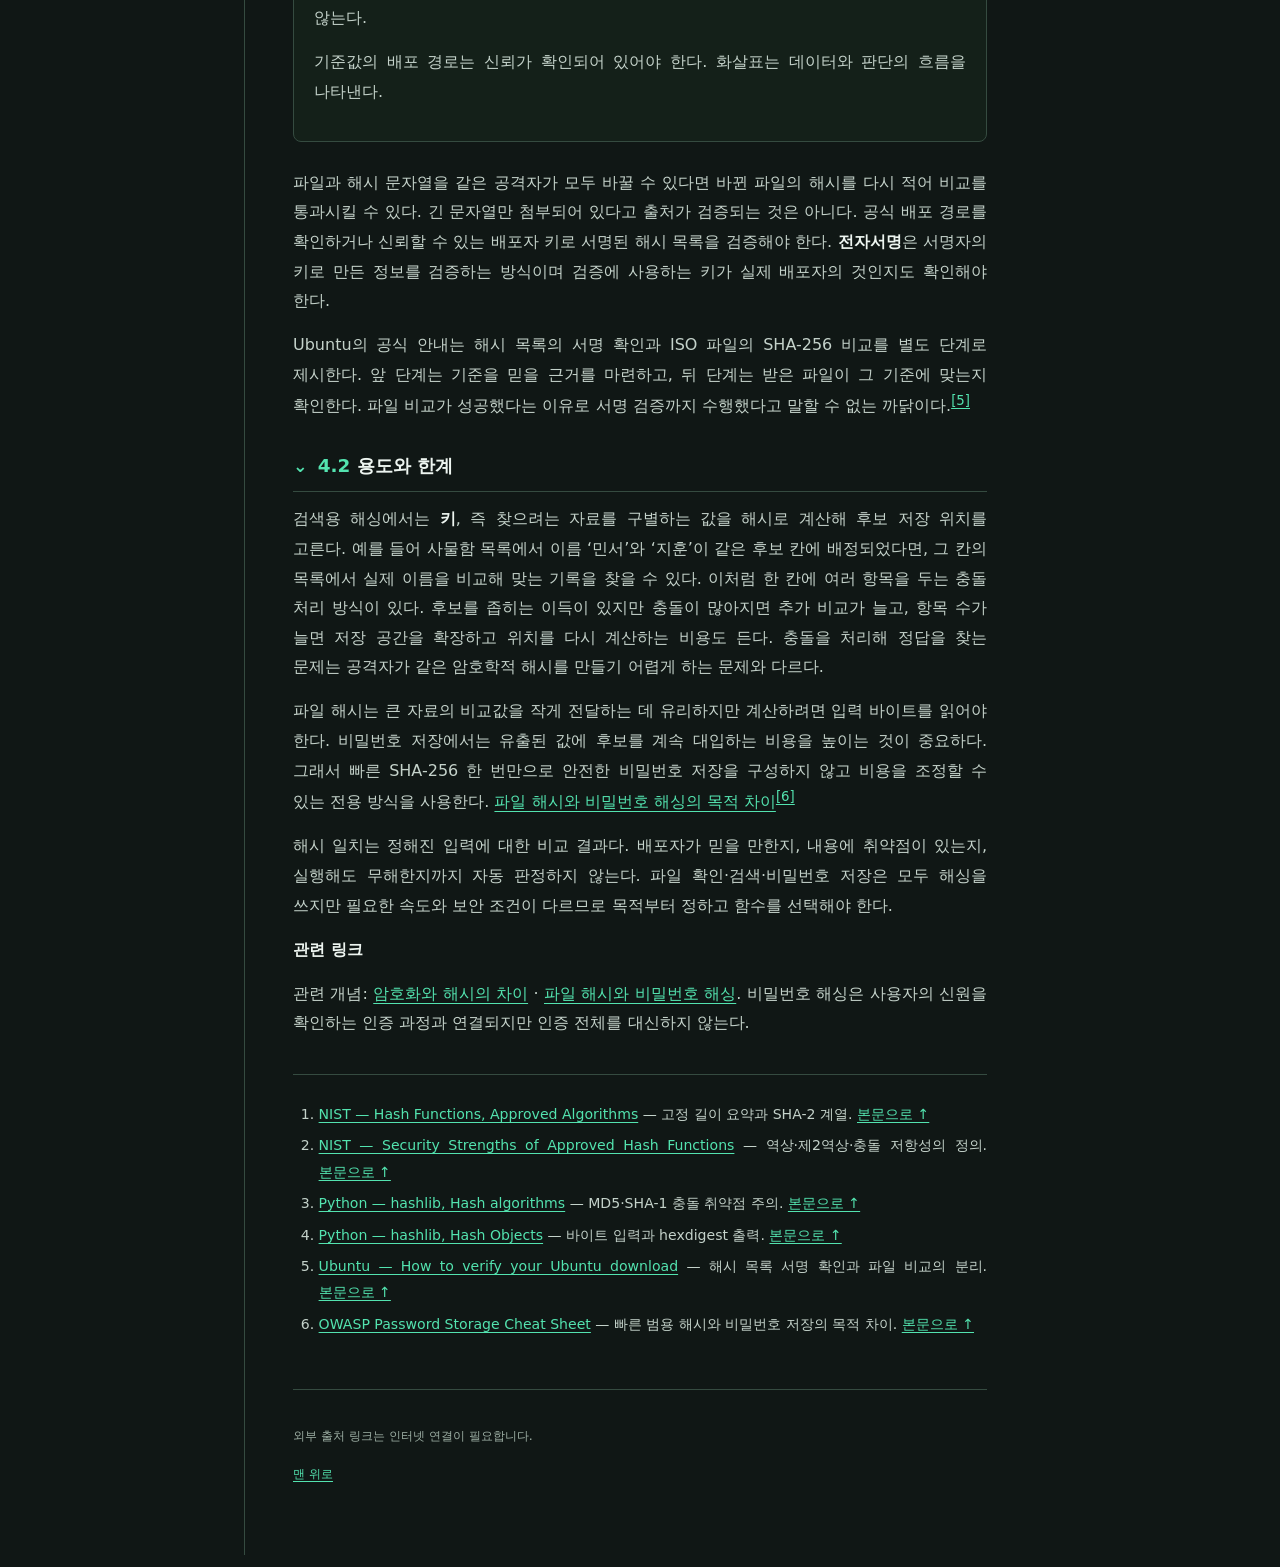
<file: 해싱.html>
<!doctype html>
<html lang="ko"><head><meta charset="utf-8"><meta name="viewport" content="width=device-width, initial-scale=1"><meta name="description" content="검토용 12기사 HTML 눈검사"><title>해싱 · OJT 기술 사전</title><script src="assets/wiki.js" defer></script><script src="assets/footnotes.js" defer></script><script src="assets/reader-content.js" defer></script><link rel="stylesheet" href="assets/pilot.css"><link rel="stylesheet" href="assets/code-color.css">
<script defer src="assets/prism-local.js"></script>
<script defer src="assets/code-color.js"></script>
<link rel="stylesheet" href="assets/section-ui.css">
<script defer src="assets/section-ui.js"></script>
</head>
<body class="article-page"><a class="skip-link" href="#main">본문 바로가기</a>
<header class="site-header"><a class="site-brand" href="index.html">OJT <span>기술 사전</span></a><nav aria-label="상단"><a href="index.html">전체 용어</a><a href="#toc">목차</a></nav></header>
<div class="wiki-layout">
<aside id="term-sidebar" class="sidebar" aria-label="용어 탐색"><div class="nav-inner"><label for="wiki-search">용어 검색</label><input id="wiki-search" type="search" placeholder="제목 · 약어 · 별칭 검색" autocomplete="off" role="combobox" aria-autocomplete="list" aria-expanded="false" aria-controls="search-results" aria-describedby="search-status"><ul id="search-results" role="listbox" aria-label="검색 제안" hidden></ul><div class="search-status" id="search-status" role="status" aria-live="polite">12개 용어</div><label for="category-filter">분류 탐색</label><select id="category-filter"><option value="">검토용 12기사</option></select><details class="all-terms"><summary>전체 용어 목록</summary><nav aria-label="기술 용어 목록"><ol><li data-category="검토용 12기사" data-search="요구사항과 분석 모델 requirements_models"><a href="요구사항과_분석_모델.html">요구사항과 분석 모델</a></li><li data-category="검토용 12기사" data-search="사용자 인터페이스 설계 ui_design"><a href="사용자_화면_설계.html">사용자 인터페이스 설계</a></li><li data-category="검토용 12기사" data-search="자료구조와 알고리즘 data_structures"><a href="자료구조와_알고리즘_선택.html">자료구조와 알고리즘</a></li><li data-category="검토용 12기사" data-search="프로그래밍 언어와 문법 programming_foundations"><a href="프로그래밍_언어와_기본_문법.html">프로그래밍 언어와 문법</a></li><li data-category="검토용 12기사" data-search="소프트웨어 아키텍처와 모듈 software_architecture"><a href="소프트웨어_구조와_모듈.html">소프트웨어 아키텍처와 모듈</a></li><li data-category="검토용 12기사" data-search="OOP 객체지향 객체지향 프로그래밍 Object-Oriented Programming 객체지향과 설계 패턴"><a href="객체지향_프로그래밍.html">객체지향 프로그래밍</a></li><li data-category="검토용 12기사" data-search="디자인 패턴 설계 패턴 Design Patterns GoF 객체지향과 설계 패턴"><a href="디자인_패턴.html">디자인 패턴</a></li><li data-category="검토용 12기사" data-search="관계형 데이터베이스 rdbms"><a href="관계형_데이터베이스.html">관계형 데이터베이스</a></li><li data-category="검토용 12기사" data-search="운영체제 operating_system"><a href="운영체제.html">운영체제</a></li><li data-category="검토용 12기사" data-search="HTTP http"><a href="HTTP와_웹_요청.html">HTTP</a></li><li data-category="검토용 12기사" data-search="해싱 hashing"><a href="해싱.html">해싱</a></li><li data-category="검토용 12기사" data-search="XSS Cross-Site Scripting 크로스사이트 스크립팅"><a href="XSS.html">XSS</a></li></ol></nav></details></div></aside>
<main class="page" id="main" tabindex="-1"><nav aria-label="현재 위치" class="breadcrumb"><a href="index.html">기술 사전</a> / 해싱</nav><header class="article-header"><h1>해싱</h1></header><nav aria-label="이 문서의 목차" class="toc" id="toc"><details open=""><summary>목차</summary><ol class="numbered-toc"><li><a href="#definition">1. 해싱과 해시값</a></li><li><a href="#determinism-collisions">2. 해시 함수의 특성</a><ol class="numbered-toc"><li><a href="#why">2.1 결정성과 충돌</a></li><li><a href="#cryptographic-properties">2.2 암호학적 해시</a></li></ol></li><li><a href="#example">3. 파일 바이트 비교</a><ol class="numbered-toc"><li><a href="#learning-hashing-title">3.1 SHA-256 비교 코드</a></li><li><a href="#hashing-output">3.2 실행 결과</a></li></ol></li><li><a href="#how">4. 기준값과 활용 조건</a><ol class="numbered-toc"><li><a href="#depth-hashing-1">4.1 기준값의 신뢰</a></li><li><a href="#cautions">4.2 용도와 한계</a></li></ol></li></ol></details></nav><section id="definition">
<h2>1. 해싱과 해시값</h2>
<p>파일 이름이 같으면 내용도 같을까? 이름을 바꾸지 않고 내용을 수정할 수 있으므로 이름만으로는 판단할 수 없다. 파일을 이루는 <strong>바이트</strong>, 즉 컴퓨터가 저장하는 데이터 단위를 계산 규칙에 넣어 비교값을 만들면 내용 변화 확인에 도움이 된다. 이 계산을 <strong>해싱</strong>, 규칙을 <strong>해시 함수</strong>, 결과를 <strong>해시값</strong> 또는 다이제스트라고 한다. 해싱은 검색할 위치를 고르는 데도 쓰이지만, 보안용 파일 비교와는 요구하는 성질이 다르다.</p>
<p>해시값은 글의 줄거리처럼 중요한 의미를 골라낸 요약이 아니다. 입력 바이트에 계산을 적용한 결과다. <strong>SHA-256</strong>은 입력 길이가 달라도 256비트의 결과를 만든다. 비트는 0 또는 1을 나타내며, 이 결과를 0~9와 a~f로 수를 적는 16진수로 표현하면 64자리다. 사람에게 보이는 긴 문자열의 길이가 원본 파일의 크기를 말해 주지는 않는다. 모든 해시가 같은 길이를 쓰는 것은 아니며 아래 고정 길이 설명은 SHA-256 같은 함수에 해당한다.<sup><a aria-label="각주 1" href="#ref2" id="cite2">[1]</a></sup></p>
<p>빠른 검색과 파일 비교는 모두 입력을 계산값에 대응시키지만 그 다음 행동이 다르다. 검색에서는 계산값으로 후보를 좁힌 뒤 실제 키를 확인한다. 파일 확인에서는 기준 해시와 비교하여 내용이 같은지 판단할 근거를 얻는다. 누군가 고의로 다른 파일을 같은 값에 맞추려는 상황까지 고려한다면 암호학적 성질과 기준의 출처를 함께 확인해야 한다.</p>
</section>
<section id="determinism-collisions">
<h2>2. 해시 함수의 특성</h2>




<section id="why"><h3>2.1 결정성과 충돌</h3><p>같은 함수와 설정에 같은 바이트를 넣으면 같은 결과가 나온다. 이 <strong>결정성</strong> 때문에 두 곳에서 따로 계산한 값을 비교할 수 있다. 파일 내용만 입력했다면 파일 이름이나 계산 날짜를 바꾸어도 해시는 그대로다. 반대로 이름을 유지한 채 내용의 한 글자를 바꾸면 입력은 달라진다.</p><p>사람 눈에 같은 문장과 바이트가 같은 데이터는 다르다. 끝의 줄바꿈이나 공백, 문자를 바이트로 표현하는 <strong>인코딩</strong>이 달라지면 입력도 달라진다. 파일 비교 전에 알고리즘과 읽은 범위를 맞춰야 하는 이유다. 한 도구가 줄바꿈을 변환한 텍스트를 계산하고 다른 도구가 원래 바이트를 계산하면 서로 다른 대상을 비교하게 된다.</p><p>같은 입력이면 같은 결과지만 그 역이 언제나 성립하지는 않는다. 고정 길이 결과의 가짓수보다 가능한 입력이 많으므로 서로 다른 입력이 같은 값으로 모일 수 있다. 이를 <strong>충돌</strong>이라고 한다. 해시를 모든 데이터에 하나씩 붙는 절대적인 고유번호로 사용할 수 없는 이유다.</p><p>동일 알고리즘으로 정상 계산했는데 해시가 다르면 입력도 다르다. 해시가 같을 때는 충돌 가능성과 사용 목적을 따져야 한다. 해시 테이블은 충돌을 처리하여 서로 다른 키를 보관하고, 보안용 파일 확인은 의도적인 바꿔치기가 어렵도록 암호학적 해시를 선택한다. 어느 경우든 계산값의 일치를 파일의 무해함과 같은 뜻으로 읽지 않는다.</p></section><section id="cryptographic-properties">
<h3>2.2 암호학적 해시</h3>
<p><strong>암호학적 해시</strong>는 우연한 차이뿐 아니라 고의적인 조작도 고려해 설계한다. SHA-256이 그 예다. 목표는 충돌의 수학적 존재를 없애는 것이 아니라 다음 문제들을 현실적인 계산 자원으로 풀기 어렵게 하는 것이다. 어떤 정보가 먼저 주어지는지에 따라 세 성질을 구별한다.<sup><a aria-label="각주 2" href="#ref3" id="cite3">[2]</a></sup></p>
<dl>
<dt>역상 저항성</dt><dd>어떤 해시값이 주어졌을 때, 그 값이 나오는 입력을 찾기 어렵다는 성질이다. 요약값에서 입력을 거꾸로 알아내려는 시도에 대응한다.</dd>
<dt>제2역상 저항성</dt><dd>특정 파일 하나가 이미 주어졌을 때, 그 파일과 같은 해시를 내는 다른 파일을 찾기 어렵다는 성질이다. 승인된 파일을 다른 내용으로 바꿔치기하는 상황과 연결된다.</dd>
<dt>충돌 저항성</dt><dd>공격자가 두 입력을 모두 고를 수 있어도, 서로 다른 두 입력을 같은 해시로 맞추기 어렵다는 성질이다. 특정 파일의 대체물을 찾는 문제와 구별한다.</dd>
</dl>
<p>이 성질들은 해시를 암호화로 만들지는 않는다. <strong>암호화</strong>는 적절한 키로 원문을 되찾는 복호화를 전제로 하지만 해시는 원문 복원용 저장 형식이 아니다. <strong>인코딩</strong>은 표현을 바꾸는 작업이다. 계산된 해시를 16진수로 표시해도 결과의 표현만 달라질 뿐 별도의 비밀 보호가 추가되지는 않는다.</p>
<p>복호화 기능이 없어도 입력 후보를 추측하여 같은 함수에 넣고 결과를 대조할 수 있다. 가능한 입력이 적거나 쉽게 예상된다면 이 반복 대입이 효과적일 수 있다. 또한 MD5와 SHA-1에는 알려진 충돌 취약점이 있다. 파일 비교 도구에 알고리즘 이름이 있다는 사실만으로 보안 목적에 적합하다고 판단하지 않는다.<sup><a aria-label="각주 3" href="#ref4" id="cite4">[3]</a></sup></p>
</section></section>

<section id="example">
<h2>3. 파일 바이트 비교</h2>
<p>한 줄짜리 도서 목록의 원본·복사본·변경본을 비교해 보자. 원본은 <code>book-001,SQL</code> 뒤에 줄바꿈이 있고 변경본은 책 이름 뒤에 <code> 2</code>가 추가된다. 코드는 파일을 열지 않고 해당 내용의 메모리 바이트열을 입력한다. Python의 <code>b</code> 접두사는 바이트열, <code>\n</code>은 줄바꿈을 나타낸다. 함수를 가져오는 <code>import</code>, 이름에 값을 붙이는 <code>=</code>, 함수를 정의하는 <code>def</code>를 따라 입력과 계산을 구별하면 된다.</p>
<div class="learning-examples" id="learning-hashing">
<h3 id="learning-hashing-title">3.1 SHA-256 비교 코드</h3>
<pre><code class="language-python">import hashlib
original = b"book-001,SQL\n"
copy = b"book-001,SQL\n"
changed = b"book-001,SQL 2\n"
def digest(data):
    return hashlib.sha256(data).hexdigest()
print("same:", digest(original) == digest(copy))
print("changed:", digest(original) == digest(changed))
print("hex length:", len(digest(original)))</code></pre>
<p><code>digest(data)</code>는 전달받은 바이트의 SHA-256을 계산한 뒤 <code>hexdigest()</code>로 16진수 문자열을 반환한다. <code>==</code>는 값의 같음을 검사한다. 첫 줄의 비교 대상은 원본과 복사본이고 다음 줄은 원본과 변경본이다. <code>len</code>은 반환된 문자열 길이를 센다. 같은 함수를 세 입력에 적용하므로 비교 조건이 맞춰진다.<sup><a aria-label="각주 4" href="#ref5" id="cite5">[4]</a></sup></p>
<h3 id="hashing-output">3.2 실행 결과</h3>
<pre><code class="language-text">same: True
changed: False
hex length: 64</code></pre>
<p>Python 3.11.15 표준 라이브러리로 실행하면 동일 복사본은 <code>True</code>, 이번 변경본은 <code>False</code>가 나온다. 마지막 64는 입력 길이가 아니라 16진수 해시의 길이다. 이 실행은 이 세 바이트열의 결과를 확인한 것이며 서로 다른 모든 입력에서 충돌이 없음을 증명한 것은 아니다.</p>
</div>
<p>동일한 비교를 실제 파일에 적용하려면 바이트를 그대로 읽는다. 텍스트 모드의 줄바꿈 변환이나 일부 구간만 읽는 처리로 입력이 달라지지 않게 해야 한다. 값이 달라졌다는 결과만으로 수정 위치까지 알 수는 없다. 어느 글자가 바뀌었는지 알아내려면 원본과 변경본을 직접 비교하는 도구가 추가로 필요하다.</p>
</section>
<section id="how"><h2>4. 기준값과 활용 조건</h2><section id="depth-hashing-1">
<h3>4.1 기준값의 신뢰</h3>
<p>직접 만든 원본을 가진 실험과 달리 다운로드에서는 원본 파일을 갖고 있지 않을 수 있다. 이때 배포자의 기준 해시와 받은 파일의 계산값을 비교한다. 데이터가 기대한 상태에서 바뀌지 않았는지 확인하는 것이 <strong>무결성 확인</strong>이다. 아래 그림에서 파일을 계산하는 경로와 기준값의 출처를 확인하는 경로를 나눈 이유가 여기에 있다.</p>
<figure aria-labelledby="visual-hashing-caption" id="visual-hashing">
<figcaption id="visual-hashing-caption">다운로드한 파일의 해시값과 배포자의 기준 해시값 비교</figcaption>
<svg xmlns="http://www.w3.org/2000/svg" viewBox="0 0 360 330" width="360" style="max-width:100%;height:auto" role="img" aria-label="다운로드한 파일에서 계산한 해시값과 신뢰를 확인한 배포 경로의 기준 해시값을 비교하는 도식">
<g fill="#eef5ff" stroke="#37577c" stroke-width="2"><rect x="8" y="12" width="160" height="72" rx="8"/><rect x="192" y="12" width="160" height="72" rx="8"/><rect x="8" y="120" width="160" height="62" rx="8"/><rect x="192" y="120" width="160" height="62" rx="8"/><rect x="75" y="239" width="210" height="78" rx="8"/></g>
<g fill="#152f4b" text-anchor="middle" font-family="sans-serif" font-size="14"><text x="88" y="32">다운로드한 파일</text><text x="88" y="53">파일 내용을</text><text x="88" y="74">변경 없이 읽기</text><text x="272" y="41">신뢰된 배포 경로</text><text x="272" y="65">기준의 출처 확인</text><text x="88" y="137">SHA-256 계산</text><text x="88" y="157">이 파일에서</text><text x="88" y="176">계산한 해시값</text><text x="272" y="146">배포자가 제공한</text><text x="272" y="169">기준 해시값</text><text x="180" y="263">두 해시값 비교</text><text x="180" y="285">같음: 기준 해시와 일치</text><text x="180" y="306">다름: 파일 사용 중단·확인</text></g>
<g stroke="#37577c" stroke-width="2" fill="none"><path d="M88 84V113M272 84V113M88 182V211H150V231M272 182V211H210V231"/></g><g fill="#37577c"><path d="M83 110L88 120L93 110Z M267 110L272 120L277 110Z M145 229L150 239L155 229Z M205 229L210 239L215 229Z"/></g>
</svg>
<ol class="learning-flow">
<li><strong>파일에서 계산:</strong> 다운로드한 파일 → 파일 내용을 변경 없이 읽기 → SHA-256으로 이 파일의 해시값 계산</li>
<li><strong>배포자의 기준 확인:</strong> 배포 경로의 신뢰 확인 → 배포자가 그 파일에 제공한 SHA-256 기준 해시값 확인</li>
<li><strong>두 해시값 비교:</strong> 이 파일에서 계산한 해시값과 배포자의 기준 해시값이 같은지 비교한다. 같으면 기준 해시와 일치하며, 다르면 파일 사용을 멈추고 원인을 확인한다.</li>
</ol>
<p><strong>배포 경로를 신뢰할 수 없다면:</strong> 공격자가 파일과 함께 제공된 해시값을 모두 바꿀 수 있다. 이 경우 두 해시값이 일치해도 그 파일이 믿을 만한 배포자가 제공한 것인지는 확인되지 않는다.</p>
<p>기준값의 배포 경로는 신뢰가 확인되어 있어야 한다. 화살표는 데이터와 판단의 흐름을 나타낸다.</p>
</figure>
<p>파일과 해시 문자열을 같은 공격자가 모두 바꿀 수 있다면 바뀐 파일의 해시를 다시 적어 비교를 통과시킬 수 있다. 긴 문자열만 첨부되어 있다고 출처가 검증되는 것은 아니다. 공식 배포 경로를 확인하거나 신뢰할 수 있는 배포자 키로 서명된 해시 목록을 검증해야 한다. <strong>전자서명</strong>은 서명자의 키로 만든 정보를 검증하는 방식이며 검증에 사용하는 키가 실제 배포자의 것인지도 확인해야 한다.</p>
<p>Ubuntu의 공식 안내는 해시 목록의 서명 확인과 ISO 파일의 SHA-256 비교를 별도 단계로 제시한다. 앞 단계는 기준을 믿을 근거를 마련하고, 뒤 단계는 받은 파일이 그 기준에 맞는지 확인한다. 파일 비교가 성공했다는 이유로 서명 검증까지 수행했다고 말할 수 없는 까닭이다.<sup><a aria-label="각주 5" href="#ref6" id="cite6">[5]</a></sup></p>
</section><section id="cautions">
<h3>4.2 용도와 한계</h3>
<p>검색용 해싱에서는 <strong>키</strong>, 즉 찾으려는 자료를 구별하는 값을 해시로 계산해 후보 저장 위치를 고른다. 예를 들어 사물함 목록에서 이름 ‘민서’와 ‘지훈’이 같은 후보 칸에 배정되었다면, 그 칸의 목록에서 실제 이름을 비교해 맞는 기록을 찾을 수 있다. 이처럼 한 칸에 여러 항목을 두는 충돌 처리 방식이 있다. 후보를 좁히는 이득이 있지만 충돌이 많아지면 추가 비교가 늘고, 항목 수가 늘면 저장 공간을 확장하고 위치를 다시 계산하는 비용도 든다. 충돌을 처리해 정답을 찾는 문제는 공격자가 같은 암호학적 해시를 만들기 어렵게 하는 문제와 다르다.</p>
<p id="learning-hashing-note">파일 해시는 큰 자료의 비교값을 작게 전달하는 데 유리하지만 계산하려면 입력 바이트를 읽어야 한다. 비밀번호 저장에서는 유출된 값에 후보를 계속 대입하는 비용을 높이는 것이 중요하다. 그래서 빠른 SHA-256 한 번만으로 안전한 비밀번호 저장을 구성하지 않고 비용을 조정할 수 있는 전용 방식을 사용한다. <a href="#learning-hashing-note" id="learning-hashing-cite">파일 해시와 비밀번호 해싱의 목적 차이</a><sup><a aria-label="각주 6" href="#ref1" id="cite1">[6]</a></sup></p>
<p>해시 일치는 정해진 입력에 대한 비교 결과다. 배포자가 믿을 만한지, 내용에 취약점이 있는지, 실행해도 무해한지까지 자동 판정하지 않는다. 파일 확인·검색·비밀번호 저장은 모두 해싱을 쓰지만 필요한 속도와 보안 조건이 다르므로 목적부터 정하고 함수를 선택해야 한다.</p>
</section></section>

<aside aria-label="관련 링크" class="related-links" id="related"><p><strong>관련 링크</strong></p><p>관련 개념: <a href="#cryptographic-properties">암호화와 해시의 차이</a> · <a href="#cautions">파일 해시와 비밀번호 해싱</a>. 비밀번호 해싱은 사용자의 신원을 확인하는 인증 과정과 연결되지만 인증 전체를 대신하지 않는다.</p></aside>
<section aria-label="출처와 각주" id="references"><ol class="refs">
<li id="ref2"><a href="https://csrc.nist.gov/projects/hash-functions">NIST — Hash Functions, Approved Algorithms</a> — 고정 길이 요약과 SHA-2 계열. <a aria-label="본문 각주 1로 돌아가기" href="#cite2">본문으로 ↑</a></li>
<li id="ref3"><a href="https://csrc.nist.gov/projects/hash-functions#security-strengths">NIST — Security Strengths of Approved Hash Functions</a> — 역상·제2역상·충돌 저항성의 정의. <a aria-label="본문 각주 2로 돌아가기" href="#cite3">본문으로 ↑</a></li>
<li id="ref4"><a href="https://docs.python.org/3.11/library/hashlib.html#hash-algorithms">Python — hashlib, Hash algorithms</a> — MD5·SHA-1 충돌 취약점 주의. <a aria-label="본문 각주 3로 돌아가기" href="#cite4">본문으로 ↑</a></li>
<li id="ref5"><a href="https://docs.python.org/3.11/library/hashlib.html#hash-objects">Python — hashlib, Hash Objects</a> — 바이트 입력과 hexdigest 출력. <a aria-label="본문 각주 4로 돌아가기" href="#cite5">본문으로 ↑</a></li>
<li id="ref6"><a href="https://ubuntu.com/tutorials/how-to-verify-ubuntu">Ubuntu — How to verify your Ubuntu download</a> — 해시 목록 서명 확인과 파일 비교의 분리. <a aria-label="본문 각주 5로 돌아가기" href="#cite6">본문으로 ↑</a></li>
<li id="ref1"><a href="https://cheatsheetseries.owasp.org/cheatsheets/Password_Storage_Cheat_Sheet.html">OWASP Password Storage Cheat Sheet</a> — 빠른 범용 해시와 비밀번호 저장의 목적 차이. <a aria-label="본문 각주 6로 돌아가기" href="#cite1">본문으로 ↑</a></li>
</ol></section>
<footer class="site-footer"><p>외부 출처 링크는 인터넷 연결이 필요합니다.</p><a href="#main">맨 위로</a></footer></main></div><div class="footnote-preview" id="footnote-preview" role="dialog" aria-label="각주 미리보기" hidden>
  <div class="footnote-preview-header"><strong id="footnote-preview-label"></strong><button type="button" aria-label="각주 미리보기 닫기">닫기</button></div>
  <div id="footnote-preview-content"></div>
</div></body></html>
</file>
<file: assets/pilot.css>
/* Independently authored for the ten-article pilot. No upstream CSS copied. */
:root{color-scheme:dark;--bg:#101715;--panel:#16211d;--ink:#edf5f0;--text:#c4d2ca;--muted:#9dafA4;--accent:#53e3af;--line:#354b40;--soft:#1a3026}
*{box-sizing:border-box}html{scroll-padding-top:85px}body{margin:0;background:var(--bg);color:var(--text);font:16px/1.85 system-ui,-apple-system,"Noto Sans KR",sans-serif;overflow-wrap:anywhere}a{color:var(--accent);text-underline-offset:.22em}a:hover{text-decoration-thickness:2px}a:focus-visible,button:focus-visible,input:focus-visible,select:focus-visible,summary:focus-visible{outline:3px solid #ffdf88;outline-offset:4px}button,input,select{font:inherit}button{cursor:pointer}h1,h2,h3,h4,strong{color:var(--ink)}h1{font-size:clamp(1.8rem,3.6vw,2.75rem);line-height:1.3;letter-spacing:-.025em}h2{font-size:1.45rem;line-height:1.5;margin:0 0 1.2rem}h3{font-size:1.15rem}p{margin:.9rem 0;word-break:keep-all;overflow-wrap:anywhere}ul,ol{padding-left:1.6rem}li{margin:.35rem 0}small,.small,.revision,.subtitle{color:var(--muted)}.skip-link{position:absolute;top:-100px;left:12px;z-index:300;background:var(--panel);padding:10px}.skip-link:focus{top:8px}.site-header{display:flex;justify-content:space-between;align-items:center;gap:20px;padding:16px 28px;border-top:3px solid var(--accent);border-bottom:1px solid var(--line);background:var(--bg)}.site-brand{font-weight:800;text-decoration:none;color:var(--ink)}.site-brand span{font-weight:450}.site-header nav{display:flex;gap:20px;font-size:.9rem}.wiki-layout{max-width:1500px;margin:auto;display:grid;grid-template-columns:245px minmax(0,1fr)}.sidebar{padding:26px 18px;border-right:1px solid var(--line);min-width:0}.nav-inner{position:sticky;top:20px}.sidebar label{display:block;font-size:.8rem;margin:12px 0 5px;color:var(--muted)}input,select{width:100%;background:#0e1812;border:1px solid #587264;border-radius:5px;padding:9px;color:var(--ink);min-width:0}.search-status{font-size:.76rem;color:var(--muted);margin:8px 0 18px}.all-terms{margin-top:22px}.all-terms ol{list-style:none;padding:0}.all-terms a{display:block;padding:7px 2px;text-decoration:none;font-size:.9rem}.all-terms li{border-bottom:1px solid var(--line)}summary{cursor:pointer;color:var(--accent)}#search-results{list-style:none;padding:8px;margin:0;background:var(--panel);border:1px solid var(--line)}#search-results a{display:block;padding:6px}#search-results [aria-selected="true"]{background:#2d4a3b}.page{width:100%;max-width:1060px;padding:32px 48px 70px;min-width:0}.breadcrumb{font-size:.8rem;margin-bottom:18px;color:var(--muted)}.pilot-notice{font-size:.8rem;background:var(--soft);border-left:3px solid var(--accent);padding:12px 16px;margin-bottom:30px}.pilot-omitted small{font-size:.75em}.toc{border:1px solid var(--line);border-radius:8px;padding:18px 22px;margin:24px 0 38px;background:var(--panel)}.toc ol{list-style:none;padding:0}.toc a{text-decoration:none;font-size:.94rem}.toc-return{font-size:.7rem;font-weight:400;white-space:nowrap}main section{margin:36px 0;padding-top:12px;border-top:1px solid var(--line)}figure{margin:26px 0;padding:20px;border:1px solid var(--line);border-radius:8px;background:#142019;min-width:0}figcaption{font-weight:650;color:var(--ink);font-size:.94rem;margin-bottom:15px}figure svg{display:block;width:auto;max-width:100%;height:auto;background:#f5faf7;border-radius:5px}svg text{font-family:system-ui,sans-serif}table{border-collapse:collapse;width:100%;font-size:.92rem;margin:16px 0;table-layout:fixed}th,td{padding:11px 12px;text-align:left;vertical-align:top;border:1px solid #496251;word-break:normal;overflow-wrap:anywhere}th{background:#223e2e;color:var(--ink)}.table-wrap,.table-scroll{overflow-x:auto;max-width:100%}pre{white-space:pre;overflow:auto;max-width:100%;padding:18px;border:1px solid var(--line);background:#0b120e;border-radius:7px;font-size:.85rem;line-height:1.65}code{font-family:ui-monospace,"DejaVu Sans Mono",monospace;color:#dceee2;font-size:.9em}p code,li code,td code{padding:1px 4px;background:#24352a}blockquote,.note,.callout{border-left:3px solid var(--accent);padding:10px 18px;margin:20px 0;background:var(--panel)}.refs{font-size:.88rem}.site-footer{margin-top:52px;padding-top:20px;border-top:1px solid var(--line);font-size:.78rem;color:var(--muted)}.footnote-preview{position:fixed;z-index:200;width:min(520px,calc(100vw - 24px));max-height:70vh;overflow:auto;padding:16px;background:#203729;border:1px solid var(--accent);border-radius:8px;box-shadow:0 12px 40px #0009;font-size:.9rem}.footnote-preview-header{display:flex;justify-content:space-between;gap:12px;align-items:center;margin-bottom:10px}.footnote-preview button{background:#0e1e14;color:var(--ink);border:1px solid #769984;border-radius:4px;padding:5px 12px}[hidden]{display:none!important}.wiki-grid{display:grid;grid-template-columns:repeat(auto-fit,minmax(min(100%,250px),1fr));gap:18px}.wiki-card{padding:20px;background:var(--panel);border:1px solid var(--line);border-radius:8px}.wiki-card h3{margin:0}.wiki-card a{text-decoration:none}.eyebrow{color:var(--accent);letter-spacing:.12em;font-size:.72rem}.wireframe{border:1px dashed #789b87;padding:18px;background:#1b3022}.vl-cell-label{display:none}.legend,.figure-note{font-size:.82rem}
@media(max-width:760px){.site-header{padding:13px 16px;gap:10px}.site-header nav{gap:12px;font-size:.75rem}.site-brand{font-size:.94rem}.wiki-layout{display:block}.sidebar{padding:16px;border-right:0;border-bottom:1px solid var(--line)}.nav-inner{position:static}.sidebar label{margin-top:5px}.all-terms{margin-top:12px}.all-terms ol{max-height:280px;overflow:auto}.search-status{margin-bottom:8px}.page{padding:24px 18px 50px}h2{font-size:1.3rem}figure{padding:13px;margin:22px 0}table{font-size:.81rem}th,td{padding:7px 5px}.toc{padding:15px}pre{padding:12px;font-size:.76rem}.vl-typed .vl-responsive thead{display:none}.vl-typed .vl-responsive tr{display:block;margin:12px 0;border:1px solid var(--line)}.vl-typed .vl-responsive td{display:block;border:0;border-bottom:1px solid var(--line)}.vl-typed .vl-cell-label{display:block;font-weight:bold;color:var(--accent)}}
@media(prefers-reduced-motion:reduce){*{scroll-behavior:auto!important}}

/* Terminology12: visible hierarchy without changing authored TOC text. */
.toc .numbered-toc > li > ol { padding-left: 1rem; }

/* justify12_01: approved prose alignment only; authored HTML is unchanged.
   Keep navigation, headings, diagram labels, tables and block code out of scope. */
body.article-page main:has(#references) :is(p, dd, .note):not(figure *, nav *, footer *, table *, pre *, .related-links > p:first-child),
body.article-page main #references li,
body.article-page main #schedule-trace-new > li,
body.article-page main #trace-example > p:last-child,
body.article-page main #vl-rdbms-arrow,
body.article-page main #visual-operating-system > p,
body.article-page main #coupling-boundary > p,
body.article-page main #visual-http-url dd,
body.article-page main #visual-http-messages > pre + p,
body.article-page main #visual-http-redirect > p,
body.article-page main #visual-http-session > p,
body.article-page main #visual-http-boundaries dd,
body.article-page main #visual-hashing > p:last-child,
body.article-page main #text-output-new figure :is(p, dd),
body.article-page:has(main #references) #footnote-preview-content,
body.article-page:has(main #references) #footnote-preview-content :is(p, li, dd) {
  text-align: justify;
  text-align-last: start;
}

/* prose_width12_01: use the available article column, not a fixed prose cap.
   Scope to the twelve article shells; index and legacy compatibility stay intact. */
body.article-page:has(main #references) .wiki-layout,
body.article-page:has(main #references) main.page {
  max-width: none;
}
/* Retain the approved prose alignment selectors and long-token emergency wrap. */

body.article-page main:has(#references) :is(p, dd, .note):not(figure *, nav *, footer *, table *, pre *, .related-links > p:first-child),
body.article-page main #references li,
body.article-page main #schedule-trace-new > li,
body.article-page main #trace-example > p:last-child,
body.article-page main #vl-rdbms-arrow,
body.article-page main #visual-operating-system > p,
body.article-page main #coupling-boundary > p,
body.article-page main #visual-http-url dd,
body.article-page main #visual-http-messages > pre + p,
body.article-page main #visual-http-redirect > p,
body.article-page main #visual-http-session > p,
body.article-page main #visual-http-boundaries dd,
body.article-page main #visual-hashing > p:last-child,
body.article-page main #text-output-new figure :is(p, dd),
body.article-page:has(main #references) #footnote-preview-content,
body.article-page:has(main #references) #footnote-preview-content :is(p, li, dd) {
  word-break: keep-all;
  overflow-wrap: anywhere;
}

/* diagram_scale12_01: no blanket SVG upscaling. Width attributes and
   existing inline per-diagram caps retain priority. This width-less SVG
   uses its authored viewBox width; max-width keeps narrow layouts fluid. */
main figure svg[aria-labelledby="rm-svg-title"]{width:460px;max-width:100%;height:auto}

/* right_gutter12_01: balance the existing 245px sidebar with an empty
   third grid track, only while the sidebar is beside the article.
   Shared track sizing includes sidebar padding/border; no empty DOM. */
@media (min-width:761px) {
  body.article-page:has(main #references) .wiki-layout {
    --article-side-track:245px;
    grid-template-columns:var(--article-side-track) minmax(0,1fr) var(--article-side-track);
  }
}
</file>
<file: assets/code-color.css>
/* Code-only palette, fixed dark canvas; all colors >= 4.5:1. */
pre.syntax-block { background:#111827; color:#e5e7eb; font-size:14px; line-height:1.65; tab-size:4; overflow-x:auto; }
pre.syntax-block::before { content:attr(data-code-language); display:block; color:#cbd5e1; font:600 12px/1.5 system-ui,sans-serif; margin-bottom:10px; }
pre.syntax-block > code { background:transparent; color:inherit; font:inherit; font-family:ui-monospace,SFMono-Regular,Consolas,"Liberation Mono",monospace; white-space:pre; }
.syntax-block .token { background:transparent; }
.syntax-block .comment,.syntax-block .prolog,.syntax-block .doctype { color:#a3b2c7; }
.syntax-block .keyword,.syntax-block .property { color:#c4b5fd; }
.syntax-block .string,.syntax-block .attr-value { color:#86efac; }
.syntax-block .number,.syntax-block .boolean,.syntax-block .status { color:#fdba74; }
.syntax-block .function,.syntax-block .class-name { color:#93c5fd; }
.syntax-block .operator,.syntax-block .punctuation { color:#d1d5db; }
.syntax-block .tag { color:#67e8f9; }
.syntax-block .attr-name,.syntax-block .header-name { color:#f9a8d4; }
.syntax-block .method { color:#fef08a; font-weight:700; }
.syntax-block .http-version { color:#c4b5fd; }
.syntax-block .reason-phrase { color:#fdba74; }
</file>
<file: assets/section-ui.css>
/* section_ui12_01 — independently written; use after pilot.css. */
body.article-page main[data-section-ui] { --section-ui-gap: 1.75rem; }
body.article-page main[data-section-ui] .section-ui-shell {
  display: flow-root; margin-block: 0; padding-block: 0; border-top: 0;
}
body.article-page main[data-section-ui] :is(h2,h3) {
  margin: 0; padding: var(--section-ui-gap) 0 .5rem;
  border-bottom: 1px solid var(--line); word-break: keep-all;
  overflow-wrap: anywhere;
}
.section-ui-toggle {
  display: flex; align-items: baseline; gap: .55rem; width: 100%;
  border: 0; padding: 0; background: transparent; color: inherit;
  font: inherit; font-weight: inherit; line-height: inherit; text-align: left;
  word-break: inherit; overflow-wrap: inherit;
}
.section-ui-label { min-width: 0; }
.section-ui-number { color: var(--accent); }
body.article-page main[data-section-ui] :has(+ :is(h2,h3,.section-ui-shell)) { margin-bottom: 0; }
.section-ui-toggle::before {
  content: '⌄'; flex: 0 0 1rem; color: var(--accent);
  font-size: .95em; font-weight: 600;
}
.section-ui-toggle[aria-expanded="false"]::before { content: '›'; }
.section-ui-toggle:focus-visible { outline: 3px solid #ffdf88; outline-offset: 4px; }
.section-ui-panel { display: flow-root; padding-top: .75rem; min-width: 0; }
.section-ui-panel > :first-child { margin-top: 0; }
.section-ui-panel > :last-child { margin-bottom: 0; }
.section-ui-panel:has(> :is(h2,h3,.section-ui-shell):first-child) { padding-top: 0; }
main table.section-ui-comparison { table-layout: fixed; width: 100%; }
main table.section-ui-comparison caption {
  padding: .65rem .75rem; background: var(--soft); color: var(--ink);
  border: 1px solid var(--line); border-bottom: 0; font-weight: 650;
  text-align: center; word-break: keep-all; overflow-wrap: anywhere;
}
main table.section-ui-comparison tr > :is(td,th) {
  width: 33.333333%; word-break: keep-all; overflow-wrap: anywhere;
}
main table.section-ui-comparison thead th { text-align: center; }
@media(max-width:760px) {
  /* Preserve the existing labeled-card mode; 1/3 widths belong to real columns,
     never to stacked block cells. Row headers must span the card as well. */
  .split-manuscript table.section-ui-comparison tr > :is(td,th),
  .vl-typed table.section-ui-comparison.vl-responsive tr > :is(td,th) {
    display: block; width: 100%;
  }
}
@media print {
  body.article-page main[data-section-ui] .section-ui-panel[hidden] { display: flow-root !important; }
  .section-ui-toggle::before { content: none; }
  .section-ui-toggle { display: block; }
}
</file>
